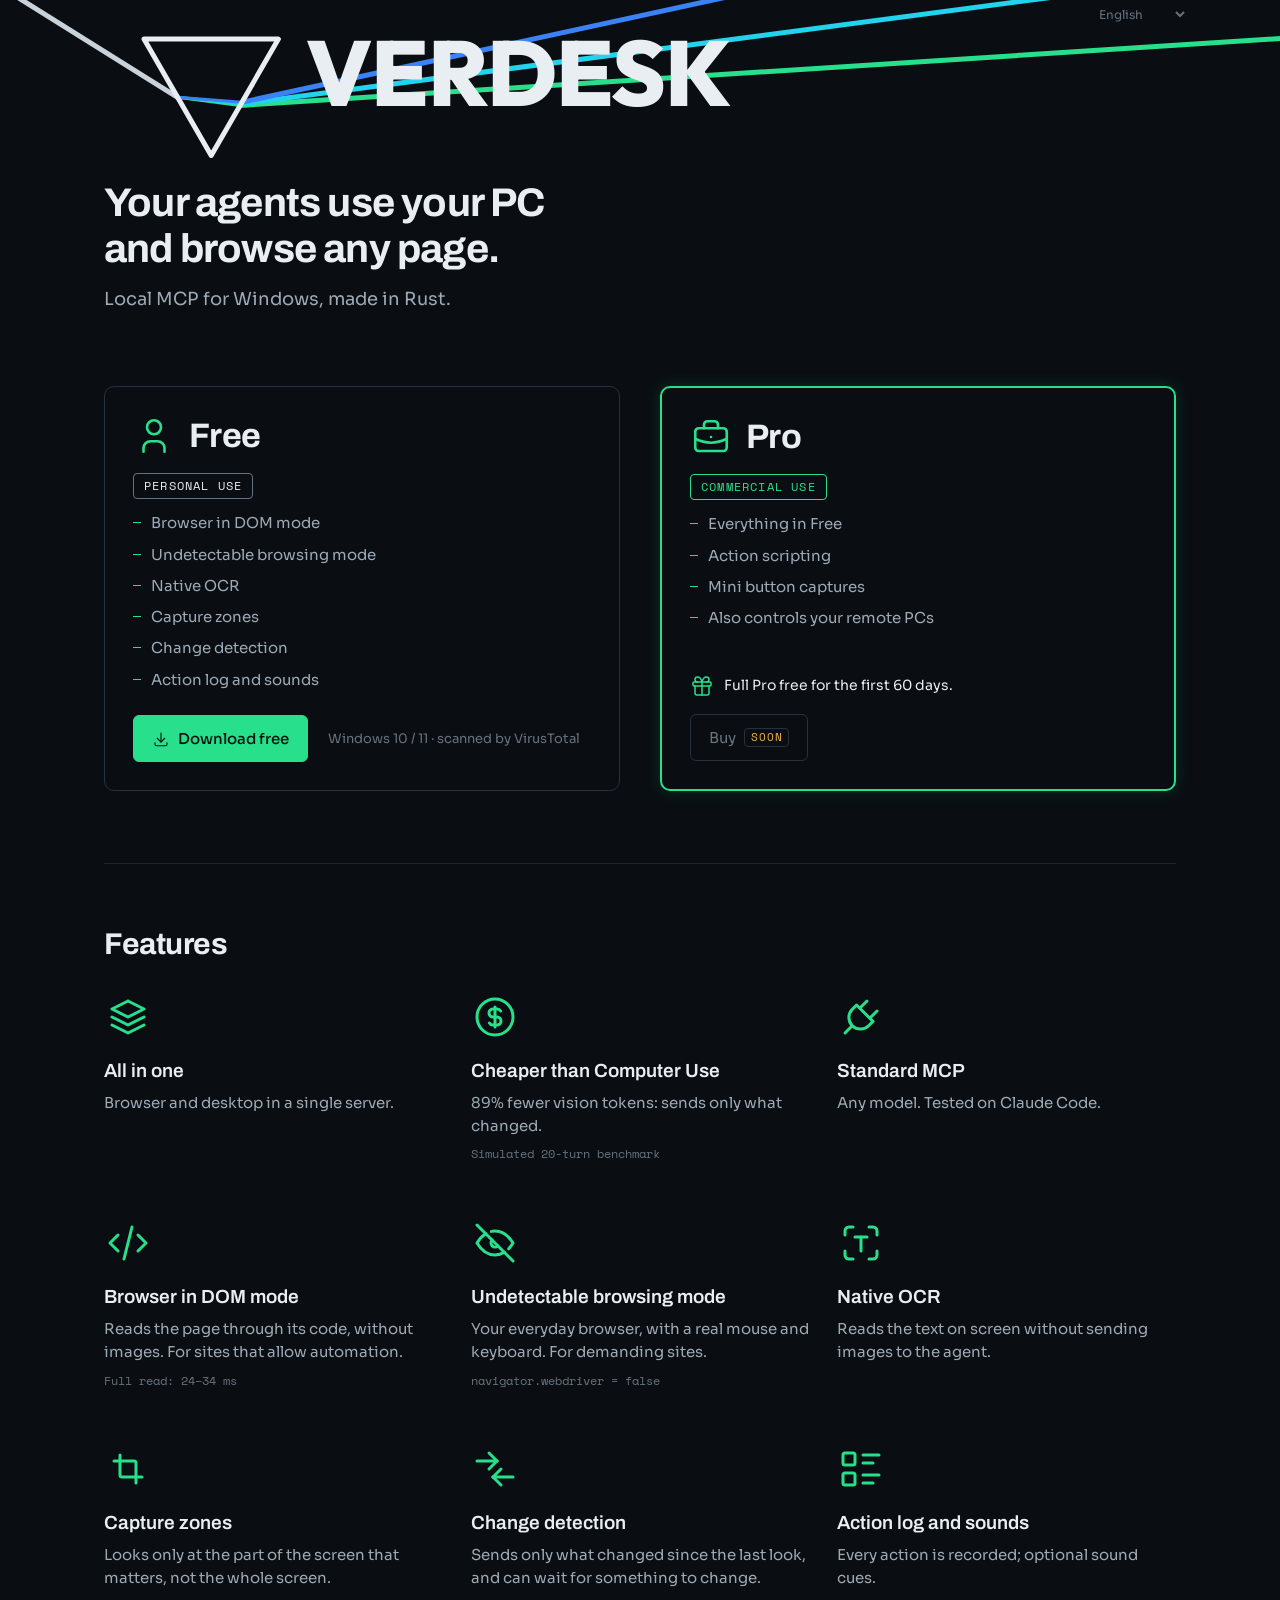
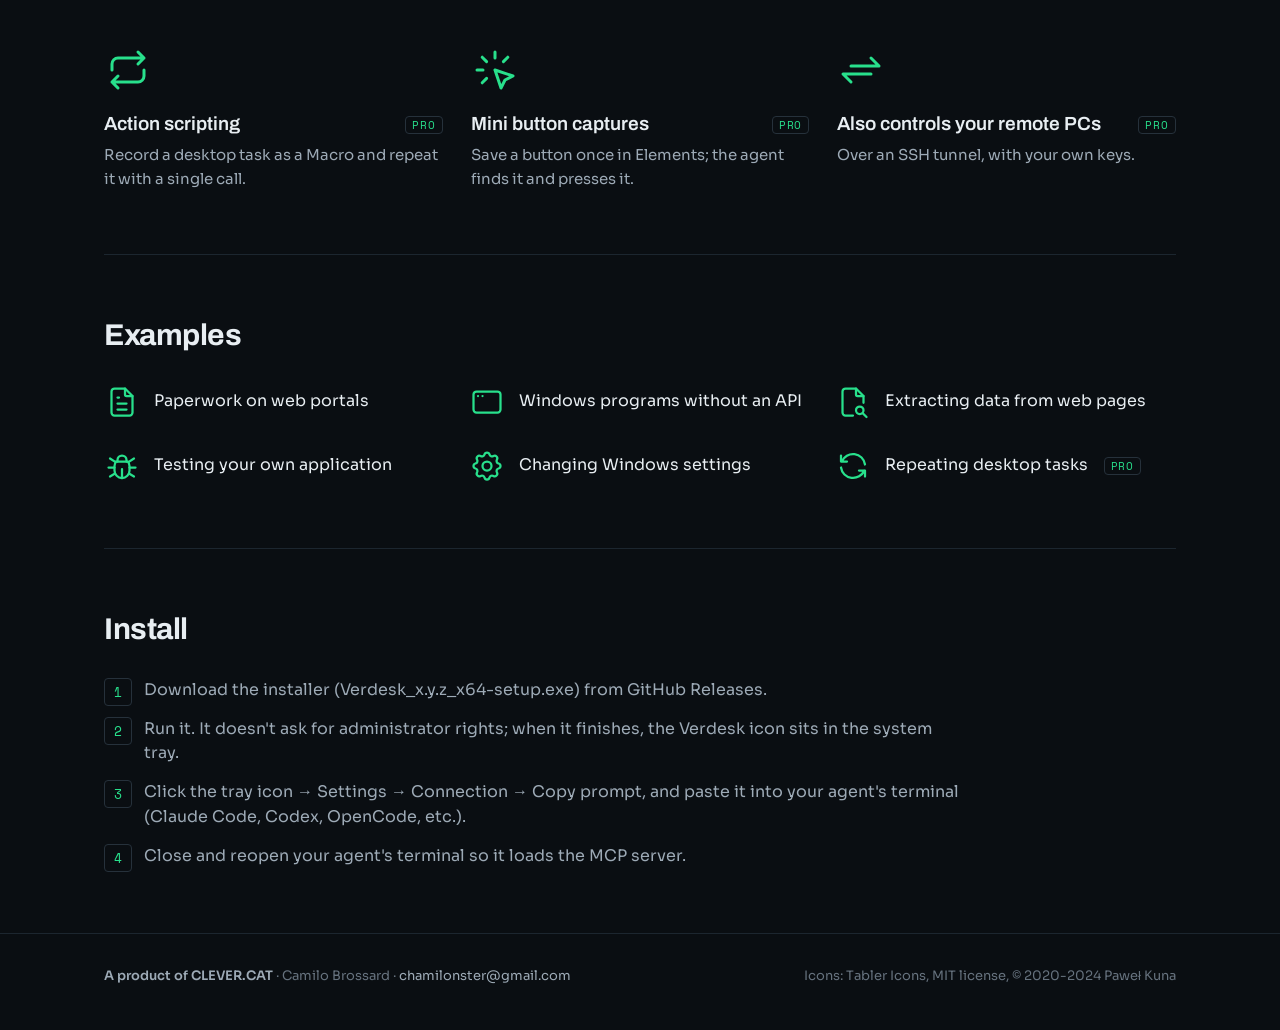
<file: index.html>
<!DOCTYPE html>
<html lang="en">
<head>
  <meta charset="UTF-8" />
  <meta name="viewport" content="width=device-width, initial-scale=1.0" />
  <title>Verdesk — Your agents use your PC and browse any page</title>
  <meta name="description" content="Local MCP server for Windows. Your agents use your PC and browse any page: DOM mode, undetectable mode, native OCR, and only what changed is sent. Free for personal use." />
  <meta name="theme-color" content="#0A0E12" />
  <link rel="icon" href="/favicon.ico" sizes="any" />
  <link rel="icon" type="image/svg+xml" href="/favicon.svg" />
  <link rel="icon" type="image/png" sizes="96x96" href="/favicon-96.png" />
  <link rel="apple-touch-icon" href="/apple-touch-icon.png" />
  <meta property="og:title" content="Verdesk — Your agents use your PC and browse any page" />
  <meta property="og:description" content="Local MCP server for Windows. Your agents use your PC and browse any page: DOM mode, undetectable mode, native OCR, and only what changed is sent. Free for personal use." />
  <meta property="og:type" content="website" />
  <meta property="og:url" content="https://verdesk.app/" />
  <meta property="og:image" content="https://verdesk.app/og-image.png" />
  <meta name="twitter:card" content="summary_large_image" />
  <meta name="twitter:title" content="Verdesk — Your agents use your PC and browse any page" />
  <meta name="twitter:description" content="Local MCP server for Windows. Your agents use your PC and browse any page: DOM mode, undetectable mode, native OCR, and only what changed is sent. Free for personal use." />
  <meta name="twitter:image" content="https://verdesk.app/og-image.png" />
  <script>
  /* Raíz "/": redirige al idioma del navegador antes de pintar (ct-2026-09-24-0027).
     Respeta la elección guardada en el selector ("en" = quedarse). Googlebot manda en-US: no redirige. */
  (function () {
    var p = location.pathname;
    if (p !== "/" && p !== "/index.html") return;
    var sup = ["es","pt","fr","de","it","nl","pl","tr","ru","uk","zh","ja","ko","en"], pick = null;
    try { pick = localStorage.getItem("verdesk.lang"); } catch (e) {}
    if (!pick) {
      var ls = (navigator.languages && navigator.languages.length) ? navigator.languages : [navigator.language || "en"];
      for (var i = 0; i < ls.length; i++) {
        var c = String(ls[i]).toLowerCase().split("-")[0];
        if (sup.indexOf(c) !== -1) { pick = c; break; }
      }
    }
    if (pick && pick !== "en" && sup.indexOf(pick) !== -1) location.replace("/" + pick + "/" + location.search + location.hash);
  })();
  </script>
  <link rel="stylesheet" href="/fonts.css?v=23" />
  <link rel="stylesheet" href="/style.css?v=23" />
  <script src="/i18n.js?v=23" defer></script>
  <script type="application/ld+json">
  {
    "@context": "https://schema.org",
    "@type": "SoftwareApplication",
    "name": "Verdesk",
    "url": "https://verdesk.app/",
    "image": "https://verdesk.app/og-image.png",
    "description": "Local MCP server for Windows, made in Rust. Your agents use your PC and browse any page.",
    "applicationCategory": "DeveloperApplication",
    "operatingSystem": "Windows 10, Windows 11",
    "downloadUrl": "https://github.com/clevercat64/verdesk/releases/latest",
    "offers": { "@type": "Offer", "price": "0", "priceCurrency": "USD" },
    "publisher": { "@type": "Organization", "name": "CLEVER.CAT", "url": "https://clever.cat" }
  }
  </script>
  <!-- I18N-SEO:START -->
  <link rel="canonical" href="https://verdesk.app/" />
  <meta property="og:locale" content="en_US" />
  <link rel="alternate" hreflang="en" href="https://verdesk.app/" />
  <link rel="alternate" hreflang="es" href="https://verdesk.app/es/" />
  <link rel="alternate" hreflang="pt" href="https://verdesk.app/pt/" />
  <link rel="alternate" hreflang="fr" href="https://verdesk.app/fr/" />
  <link rel="alternate" hreflang="de" href="https://verdesk.app/de/" />
  <link rel="alternate" hreflang="it" href="https://verdesk.app/it/" />
  <link rel="alternate" hreflang="nl" href="https://verdesk.app/nl/" />
  <link rel="alternate" hreflang="pl" href="https://verdesk.app/pl/" />
  <link rel="alternate" hreflang="tr" href="https://verdesk.app/tr/" />
  <link rel="alternate" hreflang="ru" href="https://verdesk.app/ru/" />
  <link rel="alternate" hreflang="uk" href="https://verdesk.app/uk/" />
  <link rel="alternate" hreflang="zh" href="https://verdesk.app/zh/" />
  <link rel="alternate" hreflang="ja" href="https://verdesk.app/ja/" />
  <link rel="alternate" hreflang="ko" href="https://verdesk.app/ko/" />
  <link rel="alternate" hreflang="x-default" href="https://verdesk.app/" />
  <!-- I18N-SEO:END -->
</head>
<body>
  <!-- Icons: Tabler Icons (https://tabler.io/icons), MIT License, (c) 2020-2024 Pawel Kuna -->
  <svg width="0" height="0" style="position:absolute" aria-hidden="true">
    <symbol id="i-download" viewBox="0 0 24 24" fill="none" stroke="currentColor" stroke-width="1.5" stroke-linecap="round" stroke-linejoin="round"><path d="M4 17v2a2 2 0 0 0 2 2h12a2 2 0 0 0 2 -2v-2" /><path d="M7 11l5 5l5 -5" /><path d="M12 4l0 12" /></symbol>
    <symbol id="i-stack-2" viewBox="0 0 24 24" fill="none" stroke="currentColor" stroke-width="1.5" stroke-linecap="round" stroke-linejoin="round"><path d="M12 4l-8 4l8 4l8 -4l-8 -4" /><path d="M4 12l8 4l8 -4" /><path d="M4 16l8 4l8 -4" /></symbol>
    <symbol id="i-coin" viewBox="0 0 24 24" fill="none" stroke="currentColor" stroke-width="1.5" stroke-linecap="round" stroke-linejoin="round"><path d="M12 12m-9 0a9 9 0 1 0 18 0a9 9 0 1 0 -18 0" /><path d="M14.8 9a2 2 0 0 0 -1.8 -1h-2a2 2 0 1 0 0 4h2a2 2 0 1 1 0 4h-2a2 2 0 0 1 -1.8 -1" /><path d="M12 7v10" /></symbol>
    <symbol id="i-code" viewBox="0 0 24 24" fill="none" stroke="currentColor" stroke-width="1.5" stroke-linecap="round" stroke-linejoin="round"><path d="M7 8l-4 4l4 4" /><path d="M17 8l4 4l-4 4" /><path d="M14 4l-4 16" /></symbol>
    <symbol id="i-eye-off" viewBox="0 0 24 24" fill="none" stroke="currentColor" stroke-width="1.5" stroke-linecap="round" stroke-linejoin="round"><path d="M10.585 10.587a2 2 0 0 0 2.829 2.828" /><path d="M16.681 16.673a8.717 8.717 0 0 1 -4.681 1.327c-3.6 0 -6.6 -2 -9 -6c1.272 -2.12 2.712 -3.678 4.32 -4.674m2.86 -1.146a9.055 9.055 0 0 1 1.82 -.18c3.6 0 6.6 2 9 6c-.666 1.11 -1.379 2.067 -2.138 2.87" /><path d="M3 3l18 18" /></symbol>
    <symbol id="i-plug" viewBox="0 0 24 24" fill="none" stroke="currentColor" stroke-width="1.5" stroke-linecap="round" stroke-linejoin="round"><path d="M9.785 6l8.215 8.215l-2.054 2.054a5.81 5.81 0 1 1 -8.215 -8.215l2.054 -2.054z" /><path d="M4 20l3.5 -3.5" /><path d="M15 4l-3.5 3.5" /><path d="M20 9l-3.5 3.5" /></symbol>
    <symbol id="i-text-recognition" viewBox="0 0 24 24" fill="none" stroke="currentColor" stroke-width="1.5" stroke-linecap="round" stroke-linejoin="round"><path d="M4 8v-2a2 2 0 0 1 2 -2h2" /><path d="M4 16v2a2 2 0 0 0 2 2h2" /><path d="M16 4h2a2 2 0 0 1 2 2v2" /><path d="M16 20h2a2 2 0 0 0 2 -2v-2" /><path d="M12 16v-7" /><path d="M9 9h6" /></symbol>
    <symbol id="i-crop" viewBox="0 0 24 24" fill="none" stroke="currentColor" stroke-width="1.5" stroke-linecap="round" stroke-linejoin="round"><path d="M8 5v10a1 1 0 0 0 1 1h10" /><path d="M5 8h10a1 1 0 0 1 1 1v10" /></symbol>
    <symbol id="i-arrows-diff" viewBox="0 0 24 24" fill="none" stroke="currentColor" stroke-width="1.5" stroke-linecap="round" stroke-linejoin="round"><path d="M11 16h10" /><path d="M11 16l4 4" /><path d="M11 16l4 -4" /><path d="M13 8h-10" /><path d="M13 8l-4 4" /><path d="M13 8l-4 -4" /></symbol>
    <symbol id="i-list-details" viewBox="0 0 24 24" fill="none" stroke="currentColor" stroke-width="1.5" stroke-linecap="round" stroke-linejoin="round"><path d="M13 5h8" /><path d="M13 9h5" /><path d="M13 15h8" /><path d="M13 19h5" /><path d="M3 4m0 1a1 1 0 0 1 1 -1h4a1 1 0 0 1 1 1v4a1 1 0 0 1 -1 1h-4a1 1 0 0 1 -1 -1z" /><path d="M3 14m0 1a1 1 0 0 1 1 -1h4a1 1 0 0 1 1 1v4a1 1 0 0 1 -1 1h-4a1 1 0 0 1 -1 -1z" /></symbol>
    <symbol id="i-repeat" viewBox="0 0 24 24" fill="none" stroke="currentColor" stroke-width="1.5" stroke-linecap="round" stroke-linejoin="round"><path d="M4 12v-3a3 3 0 0 1 3 -3h13m-3 -3l3 3l-3 3" /><path d="M20 12v3a3 3 0 0 1 -3 3h-13m3 3l-3 -3l3 -3" /></symbol>
    <symbol id="i-click" viewBox="0 0 24 24" fill="none" stroke="currentColor" stroke-width="1.5" stroke-linecap="round" stroke-linejoin="round"><path d="M3 12l3 0" /><path d="M12 3l0 3" /><path d="M7.8 7.8l-2.2 -2.2" /><path d="M16.2 7.8l2.2 -2.2" /><path d="M7.8 16.2l-2.2 2.2" /><path d="M12 12l9 3l-4 2l-2 4l-3 -9" /></symbol>
    <symbol id="i-arrows-exchange" viewBox="0 0 24 24" fill="none" stroke="currentColor" stroke-width="1.5" stroke-linecap="round" stroke-linejoin="round"><path d="M7 10h14l-4 -4" /><path d="M17 14h-14l4 4" /></symbol>
    <symbol id="i-file-text" viewBox="0 0 24 24" fill="none" stroke="currentColor" stroke-width="1.5" stroke-linecap="round" stroke-linejoin="round"><path d="M14 3v4a1 1 0 0 0 1 1h4" /><path d="M17 21h-10a2 2 0 0 1 -2 -2v-14a2 2 0 0 1 2 -2h7l5 5v11a2 2 0 0 1 -2 2z" /><path d="M9 9l1 0" /><path d="M9 13l6 0" /><path d="M9 17l6 0" /></symbol>
    <symbol id="i-app-window" viewBox="0 0 24 24" fill="none" stroke="currentColor" stroke-width="1.5" stroke-linecap="round" stroke-linejoin="round"><path d="M3 5m0 2a2 2 0 0 1 2 -2h14a2 2 0 0 1 2 2v10a2 2 0 0 1 -2 2h-14a2 2 0 0 1 -2 -2z" /><path d="M6 8h.01" /><path d="M9 8h.01" /></symbol>
    <symbol id="i-file-search" viewBox="0 0 24 24" fill="none" stroke="currentColor" stroke-width="1.5" stroke-linecap="round" stroke-linejoin="round"><path d="M14 3v4a1 1 0 0 0 1 1h4" /><path d="M12 21h-5a2 2 0 0 1 -2 -2v-14a2 2 0 0 1 2 -2h7l5 5v4.5" /><path d="M16.5 17.5m-2.5 0a2.5 2.5 0 1 0 5 0a2.5 2.5 0 1 0 -5 0" /><path d="M18.5 19.5l2.5 2.5" /></symbol>
    <symbol id="i-bug" viewBox="0 0 24 24" fill="none" stroke="currentColor" stroke-width="1.5" stroke-linecap="round" stroke-linejoin="round"><path d="M9 9v-1a3 3 0 0 1 6 0v1" /><path d="M8 9h8a6 6 0 0 1 1 3v3a5 5 0 0 1 -10 0v-3a6 6 0 0 1 1 -3" /><path d="M3 13l4 0" /><path d="M17 13l4 0" /><path d="M12 20l0 -6" /><path d="M4 19l3.35 -2" /><path d="M20 19l-3.35 -2" /><path d="M4 7l3.75 2.4" /><path d="M20 7l-3.75 2.4" /></symbol>
    <symbol id="i-settings" viewBox="0 0 24 24" fill="none" stroke="currentColor" stroke-width="1.5" stroke-linecap="round" stroke-linejoin="round"><path d="M10.325 4.317c.426 -1.756 2.924 -1.756 3.35 0a1.724 1.724 0 0 0 2.573 1.066c1.543 -.94 3.31 .826 2.37 2.37a1.724 1.724 0 0 0 1.065 2.572c1.756 .426 1.756 2.924 0 3.35a1.724 1.724 0 0 0 -1.066 2.573c.94 1.543 -.826 3.31 -2.37 2.37a1.724 1.724 0 0 0 -2.572 1.065c-.426 1.756 -2.924 1.756 -3.35 0a1.724 1.724 0 0 0 -2.573 -1.066c-1.543 .94 -3.31 -.826 -2.37 -2.37a1.724 1.724 0 0 0 -1.065 -2.572c-1.756 -.426 -1.756 -2.924 0 -3.35a1.724 1.724 0 0 0 1.066 -2.573c-.94 -1.543 .826 -3.31 2.37 -2.37c1 .608 2.296 .07 2.572 -1.065z" /><path d="M9 12a3 3 0 1 0 6 0a3 3 0 0 0 -6 0" /></symbol>
    <symbol id="i-refresh" viewBox="0 0 24 24" fill="none" stroke="currentColor" stroke-width="1.5" stroke-linecap="round" stroke-linejoin="round"><path d="M20 11a8.1 8.1 0 0 0 -15.5 -2m-.5 -4v4h4" /><path d="M4 13a8.1 8.1 0 0 0 15.5 2m.5 4v-4h-4" /></symbol>
    <symbol id="i-gift" viewBox="0 0 24 24" fill="none" stroke="currentColor" stroke-width="1.5" stroke-linecap="round" stroke-linejoin="round"><path d="M3 8m0 1a1 1 0 0 1 1 -1h16a1 1 0 0 1 1 1v2a1 1 0 0 1 -1 1h-16a1 1 0 0 1 -1 -1z" /><path d="M12 8l0 13" /><path d="M19 12v7a2 2 0 0 1 -2 2h-10a2 2 0 0 1 -2 -2v-7" /><path d="M7.5 8a2.5 2.5 0 0 1 0 -5a4.8 8 0 0 1 4.5 5a4.8 8 0 0 1 4.5 -5a2.5 2.5 0 0 1 0 5" /></symbol>
    <symbol id="i-user" viewBox="0 0 24 24" fill="none" stroke="currentColor" stroke-width="1.5" stroke-linecap="round" stroke-linejoin="round"><path d="M8 7a4 4 0 1 0 8 0a4 4 0 0 0 -8 0" /><path d="M6 21v-2a4 4 0 0 1 4 -4h4a4 4 0 0 1 4 4v2" /></symbol>
    <symbol id="i-briefcase" viewBox="0 0 24 24" fill="none" stroke="currentColor" stroke-width="1.5" stroke-linecap="round" stroke-linejoin="round"><path d="M3 7m0 2a2 2 0 0 1 2 -2h14a2 2 0 0 1 2 2v9a2 2 0 0 1 -2 2h-14a2 2 0 0 1 -2 -2z" /><path d="M8 7v-2a2 2 0 0 1 2 -2h4a2 2 0 0 1 2 2v2" /><path d="M12 12l0 .01" /><path d="M3 13a20 20 0 0 0 18 0" /></symbol>
    <symbol id="logo-d2" viewBox="0 2 64 44" fill="none" stroke-linecap="round" stroke-linejoin="round"><g transform="matrix(1 0 0 -1 0 48)"><path d="M4.00 29.35L16.00 21.86" stroke="#9DAAB6" stroke-width="2.4"/><path d="M16.00 21.86L30.87 19.90" stroke="#28E08C" stroke-width="1.4"/><path d="M16.00 21.86L31.08 20.26" stroke="#22D3EE" stroke-width="1.4"/><path d="M16.00 21.86L31.31 20.66" stroke="#3B82F6" stroke-width="1.4"/><path d="M24.00 8.00L40.00 35.71H8.00Z" stroke="#E8EEF2" stroke-width="2.4"/><path d="M30.87 19.90L63.00 21.96" stroke="#28E08C" stroke-width="2.4"/><path d="M31.08 20.26L63.00 24.46" stroke="#22D3EE" stroke-width="2.4"/><path d="M31.31 20.66L63.00 27.54" stroke="#3B82F6" stroke-width="2.4"/></g></symbol>
  </svg>

  <select class="lang-select lang-top" id="lang-select" aria-label="Language">
    <option value="en" selected>English</option>
  </select>

  <main class="wrap" id="top">
    <div class="beam" role="img" aria-label="Verdesk"><div class="beam-inner"><svg><path d="M-3318.6 -2022.4L73.6 97.3" stroke="#C9D2DA" stroke-width="5"/><path d="M73.6 97.3L136.0 105.5" stroke="#28E08C" stroke-width="3"/><path d="M73.6 97.3L136.9 104.0" stroke="#22D3EE" stroke-width="3"/><path d="M73.6 97.3L137.9 102.3" stroke="#3B82F6" stroke-width="3"/><path d="M136.0 105.5L4127.8 -151.5" stroke="#28E08C" stroke-width="5"/><path d="M136.9 104.0L4102.8 -417.6" stroke="#22D3EE" stroke-width="5"/><path d="M137.9 102.3L4046.9 -746.1" stroke="#3B82F6" stroke-width="5"/><path d="M107.2 155.5L174.4 39.1L40.0 39.1Z" stroke="#E8EEF2" stroke-width="5" stroke-linejoin="round"/><text x="201.9" y="105.6" class="beam-word">VERDESK</text></svg></div></div>
    <section class="hero">
      <h1 data-i18n="hero.h1">Your agents use your PC and browse any page.</h1>
      <p class="lede" data-i18n="hero.sub">Local MCP for Windows, made in Rust.</p>
    </section>

    <section class="plans-top" id="plans">
      <div class="plans">
        <div class="card"><div class="card-head"><svg class="ic plan-ic"><use href="#i-user"/></svg><h3 data-i18n="plan.free.t">Free</h3></div><span class="use" data-i18n="plan.free.personal">Personal use</span><ul><li><span data-i18n="f.dom.t">Browser in DOM mode</span></li><li><span data-i18n="f.stealth.t">Undetectable browsing mode</span></li><li><span data-i18n="f.ocr.t">Native OCR</span></li><li><span data-i18n="f.zone.t">Capture zones</span></li><li><span data-i18n="f.diff.t">Change detection</span></li><li><span data-i18n="f.log.t">Action log and sounds</span></li></ul><div class="cta"><a class="btn primary" href="https://github.com/clevercat64/verdesk/releases/latest"><svg class="ic"><use href="#i-download"/></svg><span data-i18n="hero.download">Download free</span></a><a class="note" href="https://www.virustotal.com/gui/url/f37914798183b410f59b6f8d9f3163dbd8a1b7edc382f666fbac66edbec6bd60" data-i18n="hero.note">Windows 10 / 11 · scanned by VirusTotal</a></div></div>
        <div class="card pro-card"><div class="card-head"><svg class="ic plan-ic"><use href="#i-briefcase"/></svg><h3>Pro</h3></div><span class="use" data-i18n="plan.pro.commercial">Commercial use</span><ul><li><span data-i18n="plan.pro.all">Everything in Free</span></li><li><span data-i18n="f.script.t">Action scripting</span></li><li><span data-i18n="f.btn.t">Mini button captures</span></li><li><span data-i18n="f.remote.t">Also controls your remote PCs</span></li></ul><p class="card-foot trial"><svg class="ic"><use href="#i-gift"/></svg><span data-i18n="hero.trial">Full Pro free for the first 60 days.</span></p><button class="btn buy-btn" type="button" disabled><span data-i18n="plan.pro.buy">Buy</span><span class="soon" data-i18n="plan.pro.soon">soon</span></button></div>
      </div>
    </section>

    <section class="band" id="features">
      <h2 class="label" data-i18n="sec.features">Features</h2>
      <ul class="six">
      <li style="--i:0"><svg class="ic"><use href="#i-stack-2"/></svg><h2 data-i18n="f.all.t">All in one</h2><p data-i18n="f.all.d">Browser and desktop in a single server.</p></li>
      <li style="--i:1"><svg class="ic"><use href="#i-coin"/></svg><h2 data-i18n="f.cheap.t">Cheaper than Computer Use</h2><p data-i18n="f.cheap.d">89% fewer vision tokens: sends only what changed.</p><span class="src" data-i18n="f.cheap.s">Simulated 20-turn benchmark</span></li>
      <li style="--i:2"><svg class="ic"><use href="#i-plug"/></svg><h2 data-i18n="f.mcp.t">Standard MCP</h2><p data-i18n="f.mcp.d">Any model. Tested on Claude Code.</p></li>
      <li style="--i:3"><svg class="ic"><use href="#i-code"/></svg><h2 data-i18n="f.dom.t">Browser in DOM mode</h2><p data-i18n="f.dom.d">Reads the page through its code, without images. For sites that allow automation.</p><span class="src" data-i18n="f.dom.s">Full read: 24–34 ms</span></li>
      <li style="--i:4"><svg class="ic"><use href="#i-eye-off"/></svg><h2 data-i18n="f.stealth.t">Undetectable browsing mode</h2><p data-i18n="f.stealth.d">Your everyday browser, with a real mouse and keyboard. For demanding sites.</p><span class="src">navigator.webdriver = false</span></li>
      <li style="--i:5"><svg class="ic"><use href="#i-text-recognition"/></svg><h2 data-i18n="f.ocr.t">Native OCR</h2><p data-i18n="f.ocr.d">Reads the text on screen without sending images to the agent.</p></li>
      <li style="--i:6"><svg class="ic"><use href="#i-crop"/></svg><h2 data-i18n="f.zone.t">Capture zones</h2><p data-i18n="f.zone.d">Looks only at the part of the screen that matters, not the whole screen.</p></li>
      <li style="--i:7"><svg class="ic"><use href="#i-arrows-diff"/></svg><h2 data-i18n="f.diff.t">Change detection</h2><p data-i18n="f.diff.d">Sends only what changed since the last look, and can wait for something to change.</p></li>
      <li style="--i:8"><svg class="ic"><use href="#i-list-details"/></svg><h2 data-i18n="f.log.t">Action log and sounds</h2><p data-i18n="f.log.d">Every action is recorded; optional sound cues.</p></li>
      <li style="--i:9"><svg class="ic"><use href="#i-repeat"/></svg><h2 data-i18n="f.script.t">Action scripting</h2><span class="pro">PRO</span><p data-i18n="f.script.d">Record a desktop task as a Macro and repeat it with a single call.</p></li>
      <li style="--i:10"><svg class="ic"><use href="#i-click"/></svg><h2 data-i18n="f.btn.t">Mini button captures</h2><span class="pro">PRO</span><p data-i18n="f.btn.d">Save a button once in Elements; the agent finds it and presses it.</p></li>
      <li style="--i:11"><svg class="ic"><use href="#i-arrows-exchange"/></svg><h2 data-i18n="f.remote.t">Also controls your remote PCs</h2><span class="pro">PRO</span><p data-i18n="f.remote.d">Over an SSH tunnel, with your own keys.</p></li>
      </ul>
    </section>

    <section class="band" id="examples">
      <h2 class="label" data-i18n="sec.examples">Examples</h2>
      <ul class="ex">
      <li style="--i:13"><svg class="ic"><use href="#i-file-text"/></svg><span data-i18n="ex.1">Paperwork on web portals</span></li>
      <li style="--i:14"><svg class="ic"><use href="#i-app-window"/></svg><span data-i18n="ex.2">Windows programs without an API</span></li>
      <li style="--i:15"><svg class="ic"><use href="#i-file-search"/></svg><span data-i18n="ex.3">Extracting data from web pages</span></li>
      <li style="--i:16"><svg class="ic"><use href="#i-bug"/></svg><span data-i18n="ex.4">Testing your own application</span></li>
      <li style="--i:17"><svg class="ic"><use href="#i-settings"/></svg><span data-i18n="ex.5">Changing Windows settings</span></li>
      <li style="--i:18"><svg class="ic"><use href="#i-refresh"/></svg><span data-i18n="ex.6">Repeating desktop tasks</span><span class="pro">PRO</span></li>
      </ul>
    </section>

    <section class="band" id="install">
      <h2 class="label" data-i18n="sec.install">Install</h2>
      <ol class="steps">
        <li><span data-i18n="install.1">Download the installer (Verdesk_x.y.z_x64-setup.exe) from GitHub Releases.</span></li>
        <li><span data-i18n="install.2">Run it. It doesn't ask for administrator rights; when it finishes, the Verdesk icon sits in the system tray.</span></li>
        <li><span data-i18n="install.3">Click the tray icon → Settings → Connection → Copy prompt, and paste it into your agent's terminal (Claude Code, Codex, OpenCode, etc.).</span></li>
        <li><span data-i18n="install.4">Close and reopen your agent's terminal so it loads the MCP server.</span></li>
      </ol>
    </section>
  </main>

  <footer>
    <div class="wrap">
      <span><a class="cc" href="https://clever.cat" data-i18n-html="nav.by">A product of <b>CLEVER.CAT</b></a> · Camilo Brossard · <span class="sel">chamilonster@gmail.com</span></span>
      <span><span data-i18n="footer.icons">Icons: Tabler Icons, MIT license</span>, © 2020-2024 Paweł Kuna</span>
    </div>
  </footer>
</body>
</html>
</file>
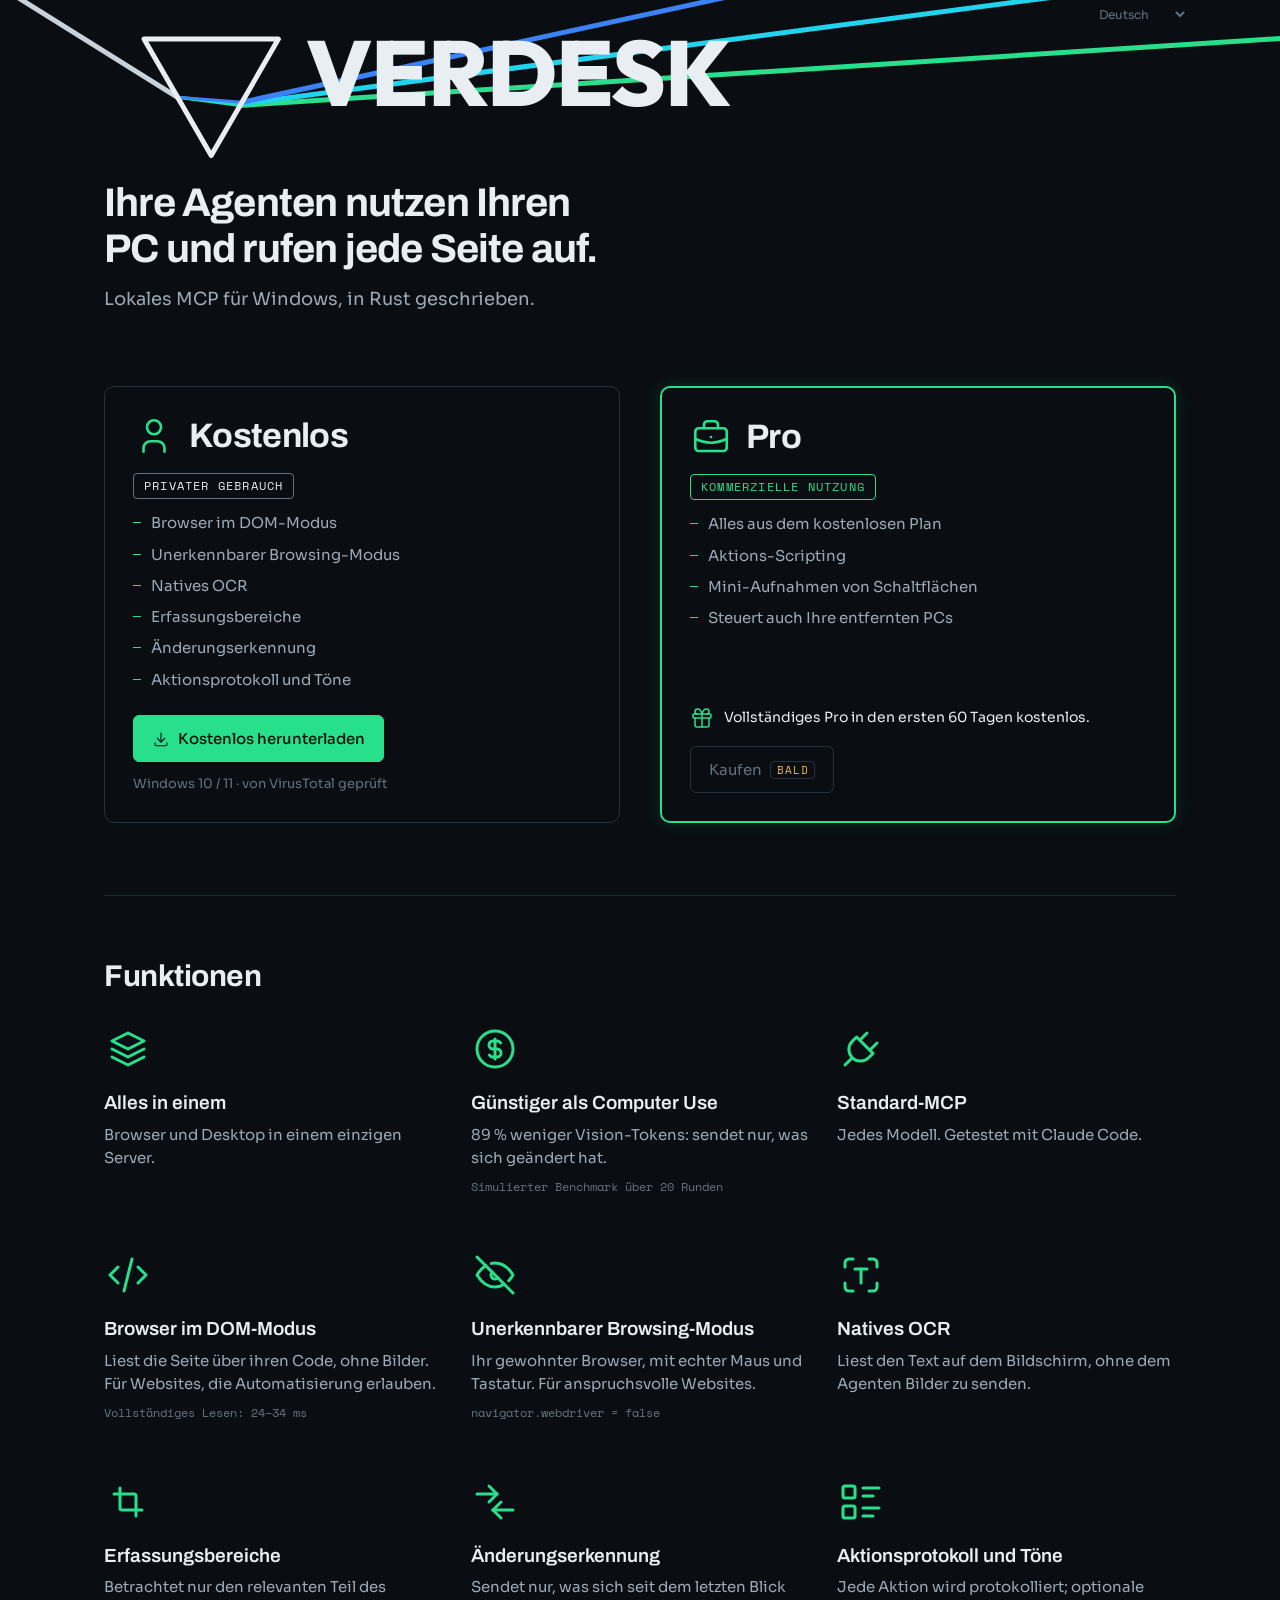
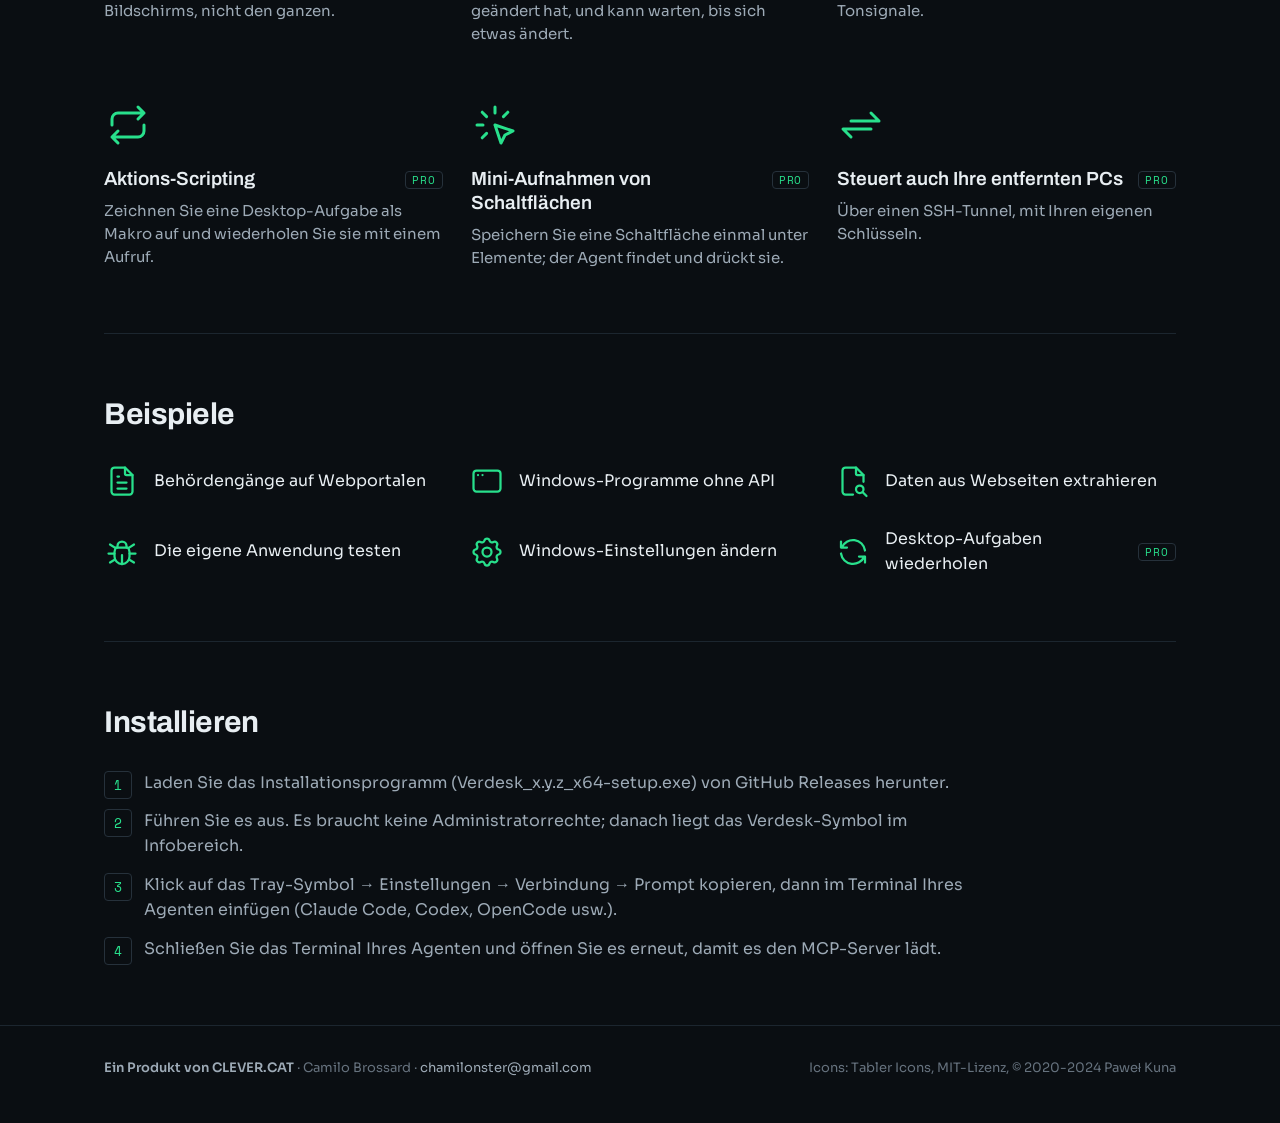
<file: de/index.html>
<!DOCTYPE html>
<html lang="de">
<head>
  <meta charset="UTF-8" />
  <meta name="viewport" content="width=device-width, initial-scale=1.0" />
  <title>Verdesk — Ihre Agenten nutzen Ihren PC und rufen jede Seite auf</title>
  <meta name="description" content="Lokaler MCP-Server für Windows. Ihre Agenten nutzen Ihren PC und rufen jede Seite auf: DOM-Modus, unerkennbarer Modus, natives OCR, und gesendet wird nur, was sich geändert hat. Kostenlos für den privaten Gebrauch." />
  <meta name="theme-color" content="#0A0E12" />
  <link rel="icon" href="/favicon.ico" sizes="any" />
  <link rel="icon" type="image/svg+xml" href="/favicon.svg" />
  <link rel="icon" type="image/png" sizes="96x96" href="/favicon-96.png" />
  <link rel="apple-touch-icon" href="/apple-touch-icon.png" />
  <meta property="og:title" content="Verdesk — Ihre Agenten nutzen Ihren PC und rufen jede Seite auf" />
  <meta property="og:description" content="Lokaler MCP-Server für Windows. Ihre Agenten nutzen Ihren PC und rufen jede Seite auf: DOM-Modus, unerkennbarer Modus, natives OCR, und gesendet wird nur, was sich geändert hat. Kostenlos für den privaten Gebrauch." />
  <meta property="og:type" content="website" />
  <meta property="og:url" content="https://verdesk.app/de/" />
  <meta property="og:image" content="https://verdesk.app/og-image.png" />
  <meta name="twitter:card" content="summary_large_image" />
  <meta name="twitter:title" content="Verdesk — Ihre Agenten nutzen Ihren PC und rufen jede Seite auf" />
  <meta name="twitter:description" content="Lokaler MCP-Server für Windows. Ihre Agenten nutzen Ihren PC und rufen jede Seite auf: DOM-Modus, unerkennbarer Modus, natives OCR, und gesendet wird nur, was sich geändert hat. Kostenlos für den privaten Gebrauch." />
  <meta name="twitter:image" content="https://verdesk.app/og-image.png" />
  <script>
  /* Raíz "/": redirige al idioma del navegador antes de pintar (ct-2026-09-24-0027).
     Respeta la elección guardada en el selector ("en" = quedarse). Googlebot manda en-US: no redirige. */
  (function () {
    var p = location.pathname;
    if (p !== "/" && p !== "/index.html") return;
    var sup = ["es","pt","fr","de","it","nl","pl","tr","ru","uk","zh","ja","ko","en"], pick = null;
    try { pick = localStorage.getItem("verdesk.lang"); } catch (e) {}
    if (!pick) {
      var ls = (navigator.languages && navigator.languages.length) ? navigator.languages : [navigator.language || "en"];
      for (var i = 0; i < ls.length; i++) {
        var c = String(ls[i]).toLowerCase().split("-")[0];
        if (sup.indexOf(c) !== -1) { pick = c; break; }
      }
    }
    if (pick && pick !== "en" && sup.indexOf(pick) !== -1) location.replace("/" + pick + "/" + location.search + location.hash);
  })();
  </script>
  <link rel="stylesheet" href="/fonts.css?v=23" />
  <link rel="stylesheet" href="/style.css?v=23" />
  <script src="/i18n.js?v=23" defer></script>
  <script type="application/ld+json">
  {
    "@context": "https://schema.org",
    "@type": "SoftwareApplication",
    "name": "Verdesk",
    "url": "https://verdesk.app/",
    "image": "https://verdesk.app/og-image.png",
    "description": "Local MCP server for Windows, made in Rust. Your agents use your PC and browse any page.",
    "applicationCategory": "DeveloperApplication",
    "operatingSystem": "Windows 10, Windows 11",
    "downloadUrl": "https://github.com/clevercat64/verdesk/releases/latest",
    "offers": { "@type": "Offer", "price": "0", "priceCurrency": "USD" },
    "publisher": { "@type": "Organization", "name": "CLEVER.CAT", "url": "https://clever.cat" }
  }
  </script>
  <!-- I18N-SEO:START -->
  <link rel="canonical" href="https://verdesk.app/de/" />
  <meta property="og:locale" content="de_DE" />
  <link rel="alternate" hreflang="en" href="https://verdesk.app/" />
  <link rel="alternate" hreflang="es" href="https://verdesk.app/es/" />
  <link rel="alternate" hreflang="pt" href="https://verdesk.app/pt/" />
  <link rel="alternate" hreflang="fr" href="https://verdesk.app/fr/" />
  <link rel="alternate" hreflang="de" href="https://verdesk.app/de/" />
  <link rel="alternate" hreflang="it" href="https://verdesk.app/it/" />
  <link rel="alternate" hreflang="nl" href="https://verdesk.app/nl/" />
  <link rel="alternate" hreflang="pl" href="https://verdesk.app/pl/" />
  <link rel="alternate" hreflang="tr" href="https://verdesk.app/tr/" />
  <link rel="alternate" hreflang="ru" href="https://verdesk.app/ru/" />
  <link rel="alternate" hreflang="uk" href="https://verdesk.app/uk/" />
  <link rel="alternate" hreflang="zh" href="https://verdesk.app/zh/" />
  <link rel="alternate" hreflang="ja" href="https://verdesk.app/ja/" />
  <link rel="alternate" hreflang="ko" href="https://verdesk.app/ko/" />
  <link rel="alternate" hreflang="x-default" href="https://verdesk.app/" />
  <!-- I18N-SEO:END -->
</head>
<body>
  <!-- Icons: Tabler Icons (https://tabler.io/icons), MIT License, (c) 2020-2024 Pawel Kuna -->
  <svg width="0" height="0" style="position:absolute" aria-hidden="true">
    <symbol id="i-download" viewBox="0 0 24 24" fill="none" stroke="currentColor" stroke-width="1.5" stroke-linecap="round" stroke-linejoin="round"><path d="M4 17v2a2 2 0 0 0 2 2h12a2 2 0 0 0 2 -2v-2" /><path d="M7 11l5 5l5 -5" /><path d="M12 4l0 12" /></symbol>
    <symbol id="i-stack-2" viewBox="0 0 24 24" fill="none" stroke="currentColor" stroke-width="1.5" stroke-linecap="round" stroke-linejoin="round"><path d="M12 4l-8 4l8 4l8 -4l-8 -4" /><path d="M4 12l8 4l8 -4" /><path d="M4 16l8 4l8 -4" /></symbol>
    <symbol id="i-coin" viewBox="0 0 24 24" fill="none" stroke="currentColor" stroke-width="1.5" stroke-linecap="round" stroke-linejoin="round"><path d="M12 12m-9 0a9 9 0 1 0 18 0a9 9 0 1 0 -18 0" /><path d="M14.8 9a2 2 0 0 0 -1.8 -1h-2a2 2 0 1 0 0 4h2a2 2 0 1 1 0 4h-2a2 2 0 0 1 -1.8 -1" /><path d="M12 7v10" /></symbol>
    <symbol id="i-code" viewBox="0 0 24 24" fill="none" stroke="currentColor" stroke-width="1.5" stroke-linecap="round" stroke-linejoin="round"><path d="M7 8l-4 4l4 4" /><path d="M17 8l4 4l-4 4" /><path d="M14 4l-4 16" /></symbol>
    <symbol id="i-eye-off" viewBox="0 0 24 24" fill="none" stroke="currentColor" stroke-width="1.5" stroke-linecap="round" stroke-linejoin="round"><path d="M10.585 10.587a2 2 0 0 0 2.829 2.828" /><path d="M16.681 16.673a8.717 8.717 0 0 1 -4.681 1.327c-3.6 0 -6.6 -2 -9 -6c1.272 -2.12 2.712 -3.678 4.32 -4.674m2.86 -1.146a9.055 9.055 0 0 1 1.82 -.18c3.6 0 6.6 2 9 6c-.666 1.11 -1.379 2.067 -2.138 2.87" /><path d="M3 3l18 18" /></symbol>
    <symbol id="i-plug" viewBox="0 0 24 24" fill="none" stroke="currentColor" stroke-width="1.5" stroke-linecap="round" stroke-linejoin="round"><path d="M9.785 6l8.215 8.215l-2.054 2.054a5.81 5.81 0 1 1 -8.215 -8.215l2.054 -2.054z" /><path d="M4 20l3.5 -3.5" /><path d="M15 4l-3.5 3.5" /><path d="M20 9l-3.5 3.5" /></symbol>
    <symbol id="i-text-recognition" viewBox="0 0 24 24" fill="none" stroke="currentColor" stroke-width="1.5" stroke-linecap="round" stroke-linejoin="round"><path d="M4 8v-2a2 2 0 0 1 2 -2h2" /><path d="M4 16v2a2 2 0 0 0 2 2h2" /><path d="M16 4h2a2 2 0 0 1 2 2v2" /><path d="M16 20h2a2 2 0 0 0 2 -2v-2" /><path d="M12 16v-7" /><path d="M9 9h6" /></symbol>
    <symbol id="i-crop" viewBox="0 0 24 24" fill="none" stroke="currentColor" stroke-width="1.5" stroke-linecap="round" stroke-linejoin="round"><path d="M8 5v10a1 1 0 0 0 1 1h10" /><path d="M5 8h10a1 1 0 0 1 1 1v10" /></symbol>
    <symbol id="i-arrows-diff" viewBox="0 0 24 24" fill="none" stroke="currentColor" stroke-width="1.5" stroke-linecap="round" stroke-linejoin="round"><path d="M11 16h10" /><path d="M11 16l4 4" /><path d="M11 16l4 -4" /><path d="M13 8h-10" /><path d="M13 8l-4 4" /><path d="M13 8l-4 -4" /></symbol>
    <symbol id="i-list-details" viewBox="0 0 24 24" fill="none" stroke="currentColor" stroke-width="1.5" stroke-linecap="round" stroke-linejoin="round"><path d="M13 5h8" /><path d="M13 9h5" /><path d="M13 15h8" /><path d="M13 19h5" /><path d="M3 4m0 1a1 1 0 0 1 1 -1h4a1 1 0 0 1 1 1v4a1 1 0 0 1 -1 1h-4a1 1 0 0 1 -1 -1z" /><path d="M3 14m0 1a1 1 0 0 1 1 -1h4a1 1 0 0 1 1 1v4a1 1 0 0 1 -1 1h-4a1 1 0 0 1 -1 -1z" /></symbol>
    <symbol id="i-repeat" viewBox="0 0 24 24" fill="none" stroke="currentColor" stroke-width="1.5" stroke-linecap="round" stroke-linejoin="round"><path d="M4 12v-3a3 3 0 0 1 3 -3h13m-3 -3l3 3l-3 3" /><path d="M20 12v3a3 3 0 0 1 -3 3h-13m3 3l-3 -3l3 -3" /></symbol>
    <symbol id="i-click" viewBox="0 0 24 24" fill="none" stroke="currentColor" stroke-width="1.5" stroke-linecap="round" stroke-linejoin="round"><path d="M3 12l3 0" /><path d="M12 3l0 3" /><path d="M7.8 7.8l-2.2 -2.2" /><path d="M16.2 7.8l2.2 -2.2" /><path d="M7.8 16.2l-2.2 2.2" /><path d="M12 12l9 3l-4 2l-2 4l-3 -9" /></symbol>
    <symbol id="i-arrows-exchange" viewBox="0 0 24 24" fill="none" stroke="currentColor" stroke-width="1.5" stroke-linecap="round" stroke-linejoin="round"><path d="M7 10h14l-4 -4" /><path d="M17 14h-14l4 4" /></symbol>
    <symbol id="i-file-text" viewBox="0 0 24 24" fill="none" stroke="currentColor" stroke-width="1.5" stroke-linecap="round" stroke-linejoin="round"><path d="M14 3v4a1 1 0 0 0 1 1h4" /><path d="M17 21h-10a2 2 0 0 1 -2 -2v-14a2 2 0 0 1 2 -2h7l5 5v11a2 2 0 0 1 -2 2z" /><path d="M9 9l1 0" /><path d="M9 13l6 0" /><path d="M9 17l6 0" /></symbol>
    <symbol id="i-app-window" viewBox="0 0 24 24" fill="none" stroke="currentColor" stroke-width="1.5" stroke-linecap="round" stroke-linejoin="round"><path d="M3 5m0 2a2 2 0 0 1 2 -2h14a2 2 0 0 1 2 2v10a2 2 0 0 1 -2 2h-14a2 2 0 0 1 -2 -2z" /><path d="M6 8h.01" /><path d="M9 8h.01" /></symbol>
    <symbol id="i-file-search" viewBox="0 0 24 24" fill="none" stroke="currentColor" stroke-width="1.5" stroke-linecap="round" stroke-linejoin="round"><path d="M14 3v4a1 1 0 0 0 1 1h4" /><path d="M12 21h-5a2 2 0 0 1 -2 -2v-14a2 2 0 0 1 2 -2h7l5 5v4.5" /><path d="M16.5 17.5m-2.5 0a2.5 2.5 0 1 0 5 0a2.5 2.5 0 1 0 -5 0" /><path d="M18.5 19.5l2.5 2.5" /></symbol>
    <symbol id="i-bug" viewBox="0 0 24 24" fill="none" stroke="currentColor" stroke-width="1.5" stroke-linecap="round" stroke-linejoin="round"><path d="M9 9v-1a3 3 0 0 1 6 0v1" /><path d="M8 9h8a6 6 0 0 1 1 3v3a5 5 0 0 1 -10 0v-3a6 6 0 0 1 1 -3" /><path d="M3 13l4 0" /><path d="M17 13l4 0" /><path d="M12 20l0 -6" /><path d="M4 19l3.35 -2" /><path d="M20 19l-3.35 -2" /><path d="M4 7l3.75 2.4" /><path d="M20 7l-3.75 2.4" /></symbol>
    <symbol id="i-settings" viewBox="0 0 24 24" fill="none" stroke="currentColor" stroke-width="1.5" stroke-linecap="round" stroke-linejoin="round"><path d="M10.325 4.317c.426 -1.756 2.924 -1.756 3.35 0a1.724 1.724 0 0 0 2.573 1.066c1.543 -.94 3.31 .826 2.37 2.37a1.724 1.724 0 0 0 1.065 2.572c1.756 .426 1.756 2.924 0 3.35a1.724 1.724 0 0 0 -1.066 2.573c.94 1.543 -.826 3.31 -2.37 2.37a1.724 1.724 0 0 0 -2.572 1.065c-.426 1.756 -2.924 1.756 -3.35 0a1.724 1.724 0 0 0 -2.573 -1.066c-1.543 .94 -3.31 -.826 -2.37 -2.37a1.724 1.724 0 0 0 -1.065 -2.572c-1.756 -.426 -1.756 -2.924 0 -3.35a1.724 1.724 0 0 0 1.066 -2.573c-.94 -1.543 .826 -3.31 2.37 -2.37c1 .608 2.296 .07 2.572 -1.065z" /><path d="M9 12a3 3 0 1 0 6 0a3 3 0 0 0 -6 0" /></symbol>
    <symbol id="i-refresh" viewBox="0 0 24 24" fill="none" stroke="currentColor" stroke-width="1.5" stroke-linecap="round" stroke-linejoin="round"><path d="M20 11a8.1 8.1 0 0 0 -15.5 -2m-.5 -4v4h4" /><path d="M4 13a8.1 8.1 0 0 0 15.5 2m.5 4v-4h-4" /></symbol>
    <symbol id="i-gift" viewBox="0 0 24 24" fill="none" stroke="currentColor" stroke-width="1.5" stroke-linecap="round" stroke-linejoin="round"><path d="M3 8m0 1a1 1 0 0 1 1 -1h16a1 1 0 0 1 1 1v2a1 1 0 0 1 -1 1h-16a1 1 0 0 1 -1 -1z" /><path d="M12 8l0 13" /><path d="M19 12v7a2 2 0 0 1 -2 2h-10a2 2 0 0 1 -2 -2v-7" /><path d="M7.5 8a2.5 2.5 0 0 1 0 -5a4.8 8 0 0 1 4.5 5a4.8 8 0 0 1 4.5 -5a2.5 2.5 0 0 1 0 5" /></symbol>
    <symbol id="i-user" viewBox="0 0 24 24" fill="none" stroke="currentColor" stroke-width="1.5" stroke-linecap="round" stroke-linejoin="round"><path d="M8 7a4 4 0 1 0 8 0a4 4 0 0 0 -8 0" /><path d="M6 21v-2a4 4 0 0 1 4 -4h4a4 4 0 0 1 4 4v2" /></symbol>
    <symbol id="i-briefcase" viewBox="0 0 24 24" fill="none" stroke="currentColor" stroke-width="1.5" stroke-linecap="round" stroke-linejoin="round"><path d="M3 7m0 2a2 2 0 0 1 2 -2h14a2 2 0 0 1 2 2v9a2 2 0 0 1 -2 2h-14a2 2 0 0 1 -2 -2z" /><path d="M8 7v-2a2 2 0 0 1 2 -2h4a2 2 0 0 1 2 2v2" /><path d="M12 12l0 .01" /><path d="M3 13a20 20 0 0 0 18 0" /></symbol>
    <symbol id="logo-d2" viewBox="0 2 64 44" fill="none" stroke-linecap="round" stroke-linejoin="round"><g transform="matrix(1 0 0 -1 0 48)"><path d="M4.00 29.35L16.00 21.86" stroke="#9DAAB6" stroke-width="2.4"/><path d="M16.00 21.86L30.87 19.90" stroke="#28E08C" stroke-width="1.4"/><path d="M16.00 21.86L31.08 20.26" stroke="#22D3EE" stroke-width="1.4"/><path d="M16.00 21.86L31.31 20.66" stroke="#3B82F6" stroke-width="1.4"/><path d="M24.00 8.00L40.00 35.71H8.00Z" stroke="#E8EEF2" stroke-width="2.4"/><path d="M30.87 19.90L63.00 21.96" stroke="#28E08C" stroke-width="2.4"/><path d="M31.08 20.26L63.00 24.46" stroke="#22D3EE" stroke-width="2.4"/><path d="M31.31 20.66L63.00 27.54" stroke="#3B82F6" stroke-width="2.4"/></g></symbol>
  </svg>

  <select class="lang-select lang-top" id="lang-select" aria-label="Language">
    <option value="en" selected>English</option>
  </select>

  <main class="wrap" id="top">
    <div class="beam" role="img" aria-label="Verdesk"><div class="beam-inner"><svg><path d="M-3318.6 -2022.4L73.6 97.3" stroke="#C9D2DA" stroke-width="5"/><path d="M73.6 97.3L136.0 105.5" stroke="#28E08C" stroke-width="3"/><path d="M73.6 97.3L136.9 104.0" stroke="#22D3EE" stroke-width="3"/><path d="M73.6 97.3L137.9 102.3" stroke="#3B82F6" stroke-width="3"/><path d="M136.0 105.5L4127.8 -151.5" stroke="#28E08C" stroke-width="5"/><path d="M136.9 104.0L4102.8 -417.6" stroke="#22D3EE" stroke-width="5"/><path d="M137.9 102.3L4046.9 -746.1" stroke="#3B82F6" stroke-width="5"/><path d="M107.2 155.5L174.4 39.1L40.0 39.1Z" stroke="#E8EEF2" stroke-width="5" stroke-linejoin="round"/><text x="201.9" y="105.6" class="beam-word">VERDESK</text></svg></div></div>
    <section class="hero">
      <h1 data-i18n="hero.h1">Ihre Agenten nutzen Ihren PC und rufen jede Seite auf.</h1>
      <p class="lede" data-i18n="hero.sub">Lokales MCP für Windows, in Rust geschrieben.</p>
    </section>

    <section class="plans-top" id="plans">
      <div class="plans">
        <div class="card"><div class="card-head"><svg class="ic plan-ic"><use href="#i-user"/></svg><h3 data-i18n="plan.free.t">Kostenlos</h3></div><span class="use" data-i18n="plan.free.personal">Privater Gebrauch</span><ul><li><span data-i18n="f.dom.t">Browser im DOM-Modus</span></li><li><span data-i18n="f.stealth.t">Unerkennbarer Browsing-Modus</span></li><li><span data-i18n="f.ocr.t">Natives OCR</span></li><li><span data-i18n="f.zone.t">Erfassungsbereiche</span></li><li><span data-i18n="f.diff.t">Änderungserkennung</span></li><li><span data-i18n="f.log.t">Aktionsprotokoll und Töne</span></li></ul><div class="cta"><a class="btn primary" href="https://github.com/clevercat64/verdesk/releases/latest"><svg class="ic"><use href="#i-download"/></svg><span data-i18n="hero.download">Kostenlos herunterladen</span></a><a class="note" href="https://www.virustotal.com/gui/url/f37914798183b410f59b6f8d9f3163dbd8a1b7edc382f666fbac66edbec6bd60" data-i18n="hero.note">Windows 10 / 11 · von VirusTotal geprüft</a></div></div>
        <div class="card pro-card"><div class="card-head"><svg class="ic plan-ic"><use href="#i-briefcase"/></svg><h3>Pro</h3></div><span class="use" data-i18n="plan.pro.commercial">Kommerzielle Nutzung</span><ul><li><span data-i18n="plan.pro.all">Alles aus dem kostenlosen Plan</span></li><li><span data-i18n="f.script.t">Aktions-Scripting</span></li><li><span data-i18n="f.btn.t">Mini-Aufnahmen von Schaltflächen</span></li><li><span data-i18n="f.remote.t">Steuert auch Ihre entfernten PCs</span></li></ul><p class="card-foot trial"><svg class="ic"><use href="#i-gift"/></svg><span data-i18n="hero.trial">Vollständiges Pro in den ersten 60 Tagen kostenlos.</span></p><button class="btn buy-btn" type="button" disabled><span data-i18n="plan.pro.buy">Kaufen</span><span class="soon" data-i18n="plan.pro.soon">bald</span></button></div>
      </div>
    </section>

    <section class="band" id="features">
      <h2 class="label" data-i18n="sec.features">Funktionen</h2>
      <ul class="six">
      <li style="--i:0"><svg class="ic"><use href="#i-stack-2"/></svg><h2 data-i18n="f.all.t">Alles in einem</h2><p data-i18n="f.all.d">Browser und Desktop in einem einzigen Server.</p></li>
      <li style="--i:1"><svg class="ic"><use href="#i-coin"/></svg><h2 data-i18n="f.cheap.t">Günstiger als Computer Use</h2><p data-i18n="f.cheap.d">89 % weniger Vision-Tokens: sendet nur, was sich geändert hat.</p><span class="src" data-i18n="f.cheap.s">Simulierter Benchmark über 20 Runden</span></li>
      <li style="--i:2"><svg class="ic"><use href="#i-plug"/></svg><h2 data-i18n="f.mcp.t">Standard-MCP</h2><p data-i18n="f.mcp.d">Jedes Modell. Getestet mit Claude Code.</p></li>
      <li style="--i:3"><svg class="ic"><use href="#i-code"/></svg><h2 data-i18n="f.dom.t">Browser im DOM-Modus</h2><p data-i18n="f.dom.d">Liest die Seite über ihren Code, ohne Bilder. Für Websites, die Automatisierung erlauben.</p><span class="src" data-i18n="f.dom.s">Vollständiges Lesen: 24–34 ms</span></li>
      <li style="--i:4"><svg class="ic"><use href="#i-eye-off"/></svg><h2 data-i18n="f.stealth.t">Unerkennbarer Browsing-Modus</h2><p data-i18n="f.stealth.d">Ihr gewohnter Browser, mit echter Maus und Tastatur. Für anspruchsvolle Websites.</p><span class="src">navigator.webdriver = false</span></li>
      <li style="--i:5"><svg class="ic"><use href="#i-text-recognition"/></svg><h2 data-i18n="f.ocr.t">Natives OCR</h2><p data-i18n="f.ocr.d">Liest den Text auf dem Bildschirm, ohne dem Agenten Bilder zu senden.</p></li>
      <li style="--i:6"><svg class="ic"><use href="#i-crop"/></svg><h2 data-i18n="f.zone.t">Erfassungsbereiche</h2><p data-i18n="f.zone.d">Betrachtet nur den relevanten Teil des Bildschirms, nicht den ganzen.</p></li>
      <li style="--i:7"><svg class="ic"><use href="#i-arrows-diff"/></svg><h2 data-i18n="f.diff.t">Änderungserkennung</h2><p data-i18n="f.diff.d">Sendet nur, was sich seit dem letzten Blick geändert hat, und kann warten, bis sich etwas ändert.</p></li>
      <li style="--i:8"><svg class="ic"><use href="#i-list-details"/></svg><h2 data-i18n="f.log.t">Aktionsprotokoll und Töne</h2><p data-i18n="f.log.d">Jede Aktion wird protokolliert; optionale Tonsignale.</p></li>
      <li style="--i:9"><svg class="ic"><use href="#i-repeat"/></svg><h2 data-i18n="f.script.t">Aktions-Scripting</h2><span class="pro">PRO</span><p data-i18n="f.script.d">Zeichnen Sie eine Desktop-Aufgabe als Makro auf und wiederholen Sie sie mit einem Aufruf.</p></li>
      <li style="--i:10"><svg class="ic"><use href="#i-click"/></svg><h2 data-i18n="f.btn.t">Mini-Aufnahmen von Schaltflächen</h2><span class="pro">PRO</span><p data-i18n="f.btn.d">Speichern Sie eine Schaltfläche einmal unter Elemente; der Agent findet und drückt sie.</p></li>
      <li style="--i:11"><svg class="ic"><use href="#i-arrows-exchange"/></svg><h2 data-i18n="f.remote.t">Steuert auch Ihre entfernten PCs</h2><span class="pro">PRO</span><p data-i18n="f.remote.d">Über einen SSH-Tunnel, mit Ihren eigenen Schlüsseln.</p></li>
      </ul>
    </section>

    <section class="band" id="examples">
      <h2 class="label" data-i18n="sec.examples">Beispiele</h2>
      <ul class="ex">
      <li style="--i:13"><svg class="ic"><use href="#i-file-text"/></svg><span data-i18n="ex.1">Behördengänge auf Webportalen</span></li>
      <li style="--i:14"><svg class="ic"><use href="#i-app-window"/></svg><span data-i18n="ex.2">Windows-Programme ohne API</span></li>
      <li style="--i:15"><svg class="ic"><use href="#i-file-search"/></svg><span data-i18n="ex.3">Daten aus Webseiten extrahieren</span></li>
      <li style="--i:16"><svg class="ic"><use href="#i-bug"/></svg><span data-i18n="ex.4">Die eigene Anwendung testen</span></li>
      <li style="--i:17"><svg class="ic"><use href="#i-settings"/></svg><span data-i18n="ex.5">Windows-Einstellungen ändern</span></li>
      <li style="--i:18"><svg class="ic"><use href="#i-refresh"/></svg><span data-i18n="ex.6">Desktop-Aufgaben wiederholen</span><span class="pro">PRO</span></li>
      </ul>
    </section>

    <section class="band" id="install">
      <h2 class="label" data-i18n="sec.install">Installieren</h2>
      <ol class="steps">
        <li><span data-i18n="install.1">Laden Sie das Installationsprogramm (Verdesk_x.y.z_x64-setup.exe) von GitHub Releases herunter.</span></li>
        <li><span data-i18n="install.2">Führen Sie es aus. Es braucht keine Administratorrechte; danach liegt das Verdesk-Symbol im Infobereich.</span></li>
        <li><span data-i18n="install.3">Klick auf das Tray-Symbol → Einstellungen → Verbindung → Prompt kopieren, dann im Terminal Ihres Agenten einfügen (Claude Code, Codex, OpenCode usw.).</span></li>
        <li><span data-i18n="install.4">Schließen Sie das Terminal Ihres Agenten und öffnen Sie es erneut, damit es den MCP-Server lädt.</span></li>
      </ol>
    </section>
  </main>

  <footer>
    <div class="wrap">
      <span><a class="cc" href="https://clever.cat" data-i18n-html="nav.by">Ein Produkt von <b>CLEVER.CAT</b></a> · Camilo Brossard · <span class="sel">chamilonster@gmail.com</span></span>
      <span><span data-i18n="footer.icons">Icons: Tabler Icons, MIT-Lizenz</span>, © 2020-2024 Paweł Kuna</span>
    </div>
  </footer>
</body>
</html>
</file>
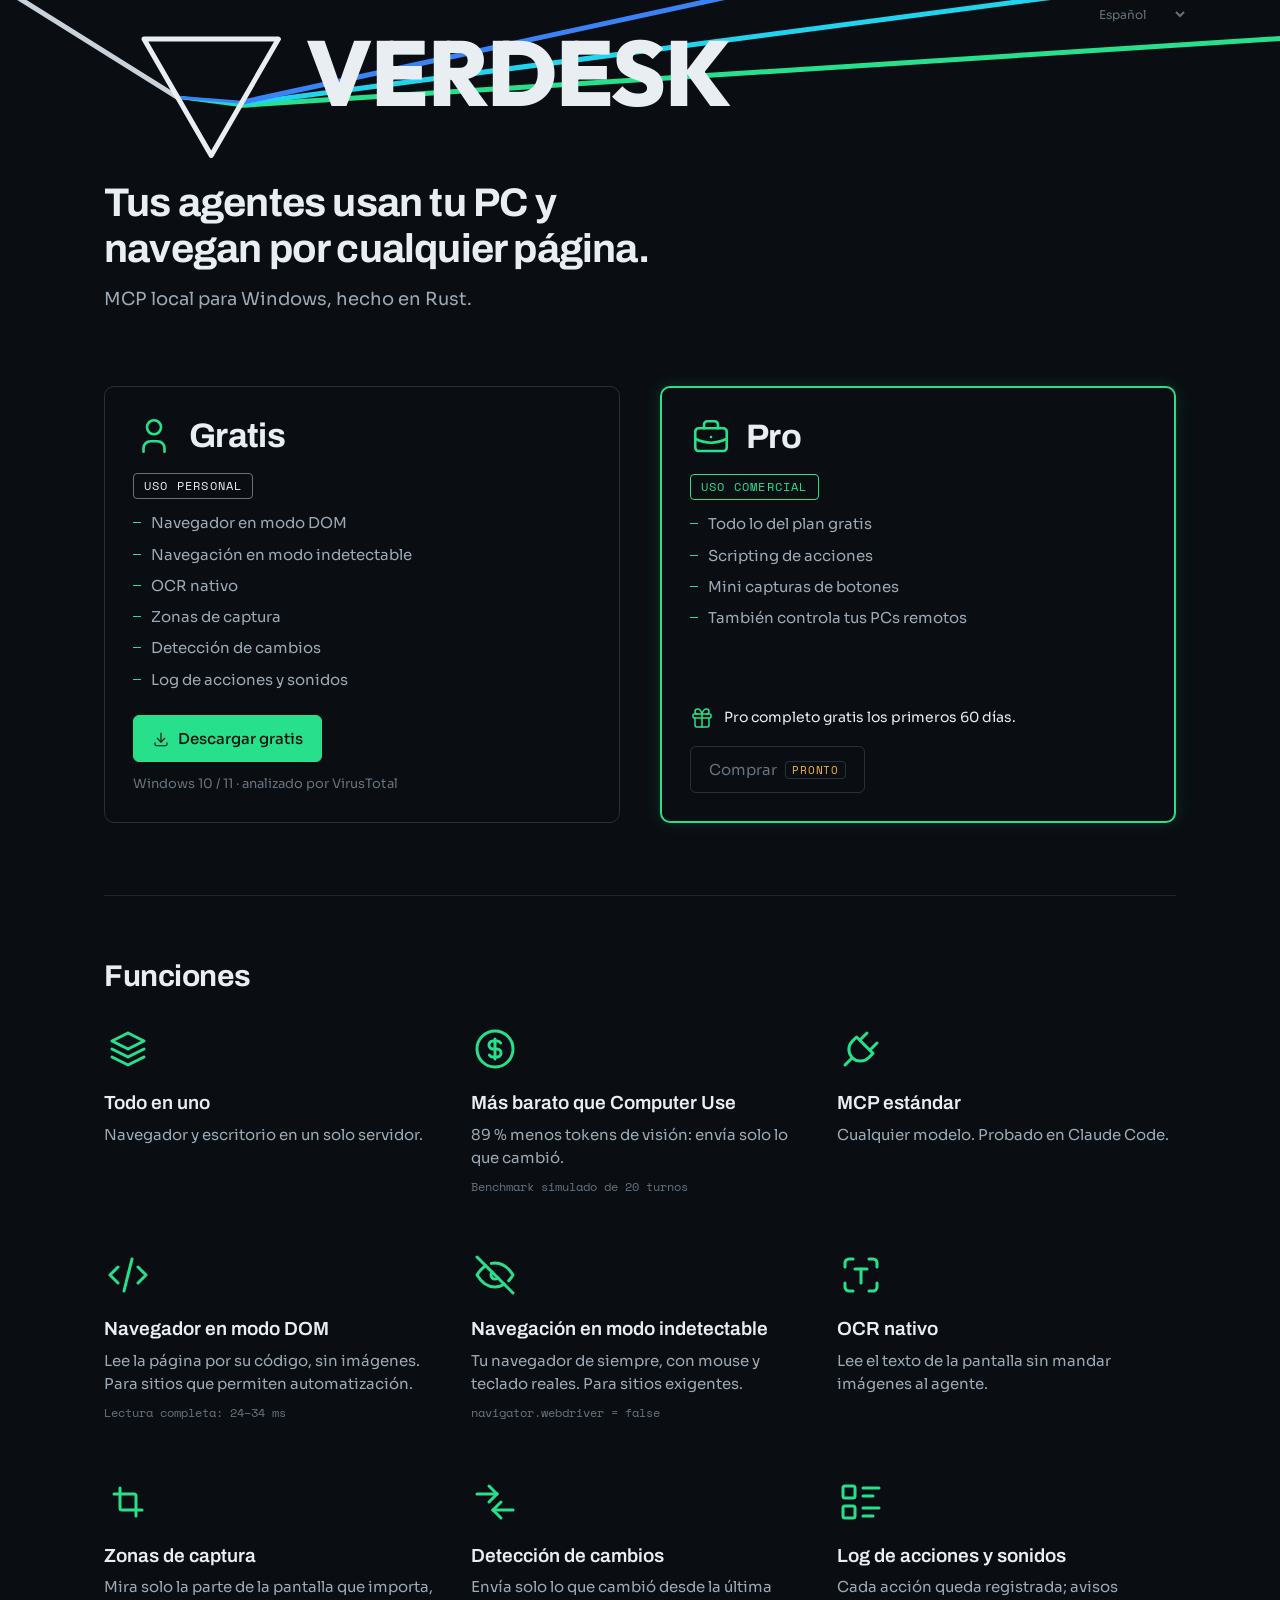
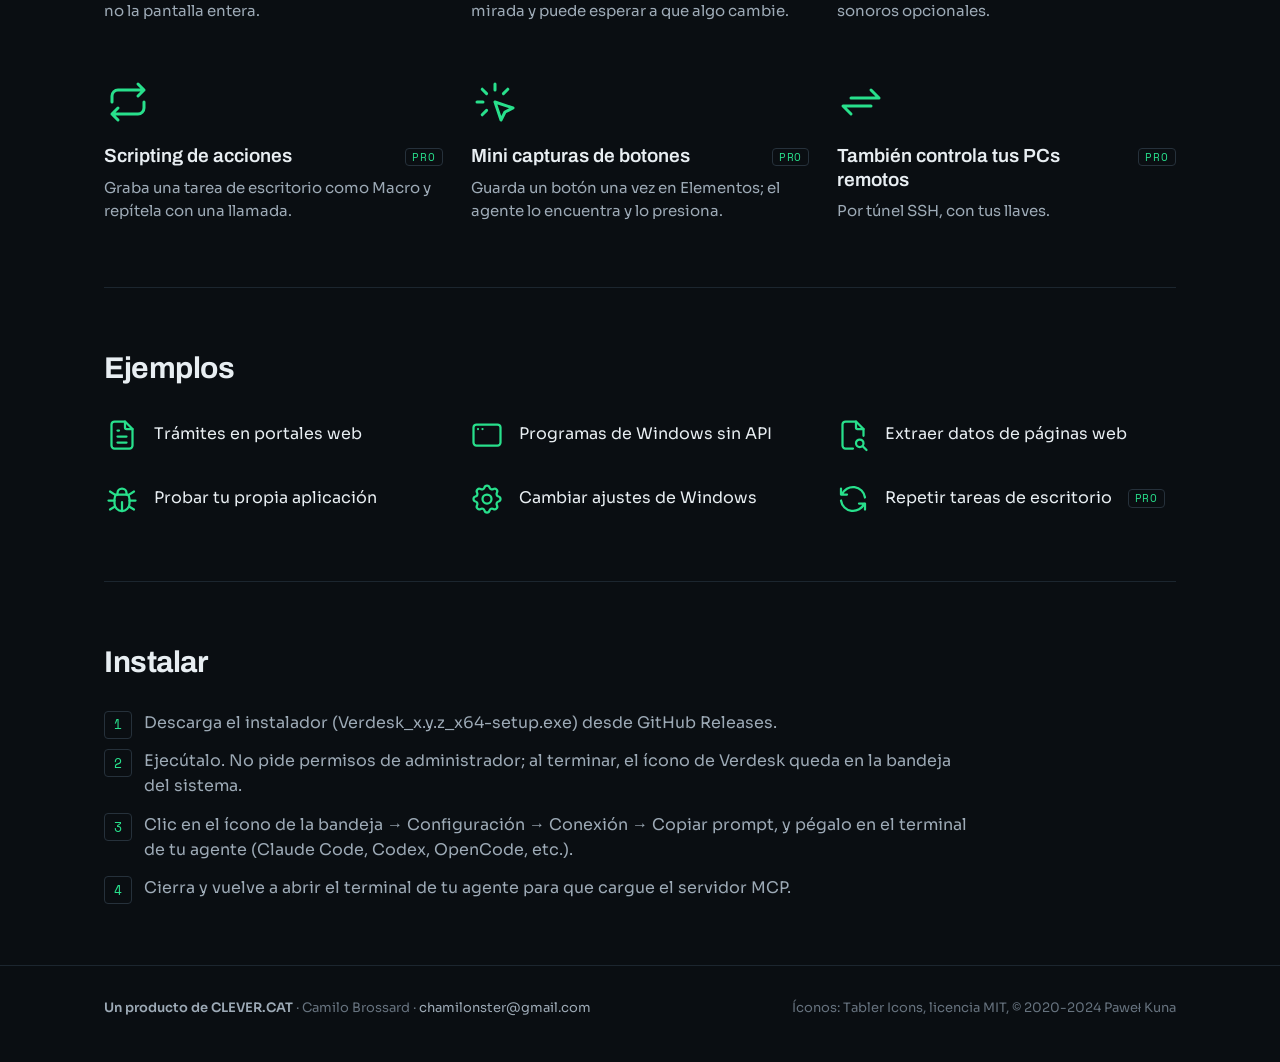
<file: es/index.html>
<!DOCTYPE html>
<html lang="es">
<head>
  <meta charset="UTF-8" />
  <meta name="viewport" content="width=device-width, initial-scale=1.0" />
  <title>Verdesk — Tus agentes usan tu PC y navegan por cualquier página</title>
  <meta name="description" content="Servidor MCP local para Windows. Tus agentes usan tu PC y navegan por cualquier página: modo DOM, modo indetectable, OCR nativo y solo se envía lo que cambió. Gratis para uso personal." />
  <meta name="theme-color" content="#0A0E12" />
  <link rel="icon" href="/favicon.ico" sizes="any" />
  <link rel="icon" type="image/svg+xml" href="/favicon.svg" />
  <link rel="icon" type="image/png" sizes="96x96" href="/favicon-96.png" />
  <link rel="apple-touch-icon" href="/apple-touch-icon.png" />
  <meta property="og:title" content="Verdesk — Tus agentes usan tu PC y navegan por cualquier página" />
  <meta property="og:description" content="Servidor MCP local para Windows. Tus agentes usan tu PC y navegan por cualquier página: modo DOM, modo indetectable, OCR nativo y solo se envía lo que cambió. Gratis para uso personal." />
  <meta property="og:type" content="website" />
  <meta property="og:url" content="https://verdesk.app/es/" />
  <meta property="og:image" content="https://verdesk.app/og-image.png" />
  <meta name="twitter:card" content="summary_large_image" />
  <meta name="twitter:title" content="Verdesk — Tus agentes usan tu PC y navegan por cualquier página" />
  <meta name="twitter:description" content="Servidor MCP local para Windows. Tus agentes usan tu PC y navegan por cualquier página: modo DOM, modo indetectable, OCR nativo y solo se envía lo que cambió. Gratis para uso personal." />
  <meta name="twitter:image" content="https://verdesk.app/og-image.png" />
  <script>
  /* Raíz "/": redirige al idioma del navegador antes de pintar (ct-2026-09-24-0027).
     Respeta la elección guardada en el selector ("en" = quedarse). Googlebot manda en-US: no redirige. */
  (function () {
    var p = location.pathname;
    if (p !== "/" && p !== "/index.html") return;
    var sup = ["es","pt","fr","de","it","nl","pl","tr","ru","uk","zh","ja","ko","en"], pick = null;
    try { pick = localStorage.getItem("verdesk.lang"); } catch (e) {}
    if (!pick) {
      var ls = (navigator.languages && navigator.languages.length) ? navigator.languages : [navigator.language || "en"];
      for (var i = 0; i < ls.length; i++) {
        var c = String(ls[i]).toLowerCase().split("-")[0];
        if (sup.indexOf(c) !== -1) { pick = c; break; }
      }
    }
    if (pick && pick !== "en" && sup.indexOf(pick) !== -1) location.replace("/" + pick + "/" + location.search + location.hash);
  })();
  </script>
  <link rel="stylesheet" href="/fonts.css?v=23" />
  <link rel="stylesheet" href="/style.css?v=23" />
  <script src="/i18n.js?v=23" defer></script>
  <script type="application/ld+json">
  {
    "@context": "https://schema.org",
    "@type": "SoftwareApplication",
    "name": "Verdesk",
    "url": "https://verdesk.app/",
    "image": "https://verdesk.app/og-image.png",
    "description": "Local MCP server for Windows, made in Rust. Your agents use your PC and browse any page.",
    "applicationCategory": "DeveloperApplication",
    "operatingSystem": "Windows 10, Windows 11",
    "downloadUrl": "https://github.com/clevercat64/verdesk/releases/latest",
    "offers": { "@type": "Offer", "price": "0", "priceCurrency": "USD" },
    "publisher": { "@type": "Organization", "name": "CLEVER.CAT", "url": "https://clever.cat" }
  }
  </script>
  <!-- I18N-SEO:START -->
  <link rel="canonical" href="https://verdesk.app/es/" />
  <meta property="og:locale" content="es_ES" />
  <link rel="alternate" hreflang="en" href="https://verdesk.app/" />
  <link rel="alternate" hreflang="es" href="https://verdesk.app/es/" />
  <link rel="alternate" hreflang="pt" href="https://verdesk.app/pt/" />
  <link rel="alternate" hreflang="fr" href="https://verdesk.app/fr/" />
  <link rel="alternate" hreflang="de" href="https://verdesk.app/de/" />
  <link rel="alternate" hreflang="it" href="https://verdesk.app/it/" />
  <link rel="alternate" hreflang="nl" href="https://verdesk.app/nl/" />
  <link rel="alternate" hreflang="pl" href="https://verdesk.app/pl/" />
  <link rel="alternate" hreflang="tr" href="https://verdesk.app/tr/" />
  <link rel="alternate" hreflang="ru" href="https://verdesk.app/ru/" />
  <link rel="alternate" hreflang="uk" href="https://verdesk.app/uk/" />
  <link rel="alternate" hreflang="zh" href="https://verdesk.app/zh/" />
  <link rel="alternate" hreflang="ja" href="https://verdesk.app/ja/" />
  <link rel="alternate" hreflang="ko" href="https://verdesk.app/ko/" />
  <link rel="alternate" hreflang="x-default" href="https://verdesk.app/" />
  <!-- I18N-SEO:END -->
</head>
<body>
  <!-- Icons: Tabler Icons (https://tabler.io/icons), MIT License, (c) 2020-2024 Pawel Kuna -->
  <svg width="0" height="0" style="position:absolute" aria-hidden="true">
    <symbol id="i-download" viewBox="0 0 24 24" fill="none" stroke="currentColor" stroke-width="1.5" stroke-linecap="round" stroke-linejoin="round"><path d="M4 17v2a2 2 0 0 0 2 2h12a2 2 0 0 0 2 -2v-2" /><path d="M7 11l5 5l5 -5" /><path d="M12 4l0 12" /></symbol>
    <symbol id="i-stack-2" viewBox="0 0 24 24" fill="none" stroke="currentColor" stroke-width="1.5" stroke-linecap="round" stroke-linejoin="round"><path d="M12 4l-8 4l8 4l8 -4l-8 -4" /><path d="M4 12l8 4l8 -4" /><path d="M4 16l8 4l8 -4" /></symbol>
    <symbol id="i-coin" viewBox="0 0 24 24" fill="none" stroke="currentColor" stroke-width="1.5" stroke-linecap="round" stroke-linejoin="round"><path d="M12 12m-9 0a9 9 0 1 0 18 0a9 9 0 1 0 -18 0" /><path d="M14.8 9a2 2 0 0 0 -1.8 -1h-2a2 2 0 1 0 0 4h2a2 2 0 1 1 0 4h-2a2 2 0 0 1 -1.8 -1" /><path d="M12 7v10" /></symbol>
    <symbol id="i-code" viewBox="0 0 24 24" fill="none" stroke="currentColor" stroke-width="1.5" stroke-linecap="round" stroke-linejoin="round"><path d="M7 8l-4 4l4 4" /><path d="M17 8l4 4l-4 4" /><path d="M14 4l-4 16" /></symbol>
    <symbol id="i-eye-off" viewBox="0 0 24 24" fill="none" stroke="currentColor" stroke-width="1.5" stroke-linecap="round" stroke-linejoin="round"><path d="M10.585 10.587a2 2 0 0 0 2.829 2.828" /><path d="M16.681 16.673a8.717 8.717 0 0 1 -4.681 1.327c-3.6 0 -6.6 -2 -9 -6c1.272 -2.12 2.712 -3.678 4.32 -4.674m2.86 -1.146a9.055 9.055 0 0 1 1.82 -.18c3.6 0 6.6 2 9 6c-.666 1.11 -1.379 2.067 -2.138 2.87" /><path d="M3 3l18 18" /></symbol>
    <symbol id="i-plug" viewBox="0 0 24 24" fill="none" stroke="currentColor" stroke-width="1.5" stroke-linecap="round" stroke-linejoin="round"><path d="M9.785 6l8.215 8.215l-2.054 2.054a5.81 5.81 0 1 1 -8.215 -8.215l2.054 -2.054z" /><path d="M4 20l3.5 -3.5" /><path d="M15 4l-3.5 3.5" /><path d="M20 9l-3.5 3.5" /></symbol>
    <symbol id="i-text-recognition" viewBox="0 0 24 24" fill="none" stroke="currentColor" stroke-width="1.5" stroke-linecap="round" stroke-linejoin="round"><path d="M4 8v-2a2 2 0 0 1 2 -2h2" /><path d="M4 16v2a2 2 0 0 0 2 2h2" /><path d="M16 4h2a2 2 0 0 1 2 2v2" /><path d="M16 20h2a2 2 0 0 0 2 -2v-2" /><path d="M12 16v-7" /><path d="M9 9h6" /></symbol>
    <symbol id="i-crop" viewBox="0 0 24 24" fill="none" stroke="currentColor" stroke-width="1.5" stroke-linecap="round" stroke-linejoin="round"><path d="M8 5v10a1 1 0 0 0 1 1h10" /><path d="M5 8h10a1 1 0 0 1 1 1v10" /></symbol>
    <symbol id="i-arrows-diff" viewBox="0 0 24 24" fill="none" stroke="currentColor" stroke-width="1.5" stroke-linecap="round" stroke-linejoin="round"><path d="M11 16h10" /><path d="M11 16l4 4" /><path d="M11 16l4 -4" /><path d="M13 8h-10" /><path d="M13 8l-4 4" /><path d="M13 8l-4 -4" /></symbol>
    <symbol id="i-list-details" viewBox="0 0 24 24" fill="none" stroke="currentColor" stroke-width="1.5" stroke-linecap="round" stroke-linejoin="round"><path d="M13 5h8" /><path d="M13 9h5" /><path d="M13 15h8" /><path d="M13 19h5" /><path d="M3 4m0 1a1 1 0 0 1 1 -1h4a1 1 0 0 1 1 1v4a1 1 0 0 1 -1 1h-4a1 1 0 0 1 -1 -1z" /><path d="M3 14m0 1a1 1 0 0 1 1 -1h4a1 1 0 0 1 1 1v4a1 1 0 0 1 -1 1h-4a1 1 0 0 1 -1 -1z" /></symbol>
    <symbol id="i-repeat" viewBox="0 0 24 24" fill="none" stroke="currentColor" stroke-width="1.5" stroke-linecap="round" stroke-linejoin="round"><path d="M4 12v-3a3 3 0 0 1 3 -3h13m-3 -3l3 3l-3 3" /><path d="M20 12v3a3 3 0 0 1 -3 3h-13m3 3l-3 -3l3 -3" /></symbol>
    <symbol id="i-click" viewBox="0 0 24 24" fill="none" stroke="currentColor" stroke-width="1.5" stroke-linecap="round" stroke-linejoin="round"><path d="M3 12l3 0" /><path d="M12 3l0 3" /><path d="M7.8 7.8l-2.2 -2.2" /><path d="M16.2 7.8l2.2 -2.2" /><path d="M7.8 16.2l-2.2 2.2" /><path d="M12 12l9 3l-4 2l-2 4l-3 -9" /></symbol>
    <symbol id="i-arrows-exchange" viewBox="0 0 24 24" fill="none" stroke="currentColor" stroke-width="1.5" stroke-linecap="round" stroke-linejoin="round"><path d="M7 10h14l-4 -4" /><path d="M17 14h-14l4 4" /></symbol>
    <symbol id="i-file-text" viewBox="0 0 24 24" fill="none" stroke="currentColor" stroke-width="1.5" stroke-linecap="round" stroke-linejoin="round"><path d="M14 3v4a1 1 0 0 0 1 1h4" /><path d="M17 21h-10a2 2 0 0 1 -2 -2v-14a2 2 0 0 1 2 -2h7l5 5v11a2 2 0 0 1 -2 2z" /><path d="M9 9l1 0" /><path d="M9 13l6 0" /><path d="M9 17l6 0" /></symbol>
    <symbol id="i-app-window" viewBox="0 0 24 24" fill="none" stroke="currentColor" stroke-width="1.5" stroke-linecap="round" stroke-linejoin="round"><path d="M3 5m0 2a2 2 0 0 1 2 -2h14a2 2 0 0 1 2 2v10a2 2 0 0 1 -2 2h-14a2 2 0 0 1 -2 -2z" /><path d="M6 8h.01" /><path d="M9 8h.01" /></symbol>
    <symbol id="i-file-search" viewBox="0 0 24 24" fill="none" stroke="currentColor" stroke-width="1.5" stroke-linecap="round" stroke-linejoin="round"><path d="M14 3v4a1 1 0 0 0 1 1h4" /><path d="M12 21h-5a2 2 0 0 1 -2 -2v-14a2 2 0 0 1 2 -2h7l5 5v4.5" /><path d="M16.5 17.5m-2.5 0a2.5 2.5 0 1 0 5 0a2.5 2.5 0 1 0 -5 0" /><path d="M18.5 19.5l2.5 2.5" /></symbol>
    <symbol id="i-bug" viewBox="0 0 24 24" fill="none" stroke="currentColor" stroke-width="1.5" stroke-linecap="round" stroke-linejoin="round"><path d="M9 9v-1a3 3 0 0 1 6 0v1" /><path d="M8 9h8a6 6 0 0 1 1 3v3a5 5 0 0 1 -10 0v-3a6 6 0 0 1 1 -3" /><path d="M3 13l4 0" /><path d="M17 13l4 0" /><path d="M12 20l0 -6" /><path d="M4 19l3.35 -2" /><path d="M20 19l-3.35 -2" /><path d="M4 7l3.75 2.4" /><path d="M20 7l-3.75 2.4" /></symbol>
    <symbol id="i-settings" viewBox="0 0 24 24" fill="none" stroke="currentColor" stroke-width="1.5" stroke-linecap="round" stroke-linejoin="round"><path d="M10.325 4.317c.426 -1.756 2.924 -1.756 3.35 0a1.724 1.724 0 0 0 2.573 1.066c1.543 -.94 3.31 .826 2.37 2.37a1.724 1.724 0 0 0 1.065 2.572c1.756 .426 1.756 2.924 0 3.35a1.724 1.724 0 0 0 -1.066 2.573c.94 1.543 -.826 3.31 -2.37 2.37a1.724 1.724 0 0 0 -2.572 1.065c-.426 1.756 -2.924 1.756 -3.35 0a1.724 1.724 0 0 0 -2.573 -1.066c-1.543 .94 -3.31 -.826 -2.37 -2.37a1.724 1.724 0 0 0 -1.065 -2.572c-1.756 -.426 -1.756 -2.924 0 -3.35a1.724 1.724 0 0 0 1.066 -2.573c-.94 -1.543 .826 -3.31 2.37 -2.37c1 .608 2.296 .07 2.572 -1.065z" /><path d="M9 12a3 3 0 1 0 6 0a3 3 0 0 0 -6 0" /></symbol>
    <symbol id="i-refresh" viewBox="0 0 24 24" fill="none" stroke="currentColor" stroke-width="1.5" stroke-linecap="round" stroke-linejoin="round"><path d="M20 11a8.1 8.1 0 0 0 -15.5 -2m-.5 -4v4h4" /><path d="M4 13a8.1 8.1 0 0 0 15.5 2m.5 4v-4h-4" /></symbol>
    <symbol id="i-gift" viewBox="0 0 24 24" fill="none" stroke="currentColor" stroke-width="1.5" stroke-linecap="round" stroke-linejoin="round"><path d="M3 8m0 1a1 1 0 0 1 1 -1h16a1 1 0 0 1 1 1v2a1 1 0 0 1 -1 1h-16a1 1 0 0 1 -1 -1z" /><path d="M12 8l0 13" /><path d="M19 12v7a2 2 0 0 1 -2 2h-10a2 2 0 0 1 -2 -2v-7" /><path d="M7.5 8a2.5 2.5 0 0 1 0 -5a4.8 8 0 0 1 4.5 5a4.8 8 0 0 1 4.5 -5a2.5 2.5 0 0 1 0 5" /></symbol>
    <symbol id="i-user" viewBox="0 0 24 24" fill="none" stroke="currentColor" stroke-width="1.5" stroke-linecap="round" stroke-linejoin="round"><path d="M8 7a4 4 0 1 0 8 0a4 4 0 0 0 -8 0" /><path d="M6 21v-2a4 4 0 0 1 4 -4h4a4 4 0 0 1 4 4v2" /></symbol>
    <symbol id="i-briefcase" viewBox="0 0 24 24" fill="none" stroke="currentColor" stroke-width="1.5" stroke-linecap="round" stroke-linejoin="round"><path d="M3 7m0 2a2 2 0 0 1 2 -2h14a2 2 0 0 1 2 2v9a2 2 0 0 1 -2 2h-14a2 2 0 0 1 -2 -2z" /><path d="M8 7v-2a2 2 0 0 1 2 -2h4a2 2 0 0 1 2 2v2" /><path d="M12 12l0 .01" /><path d="M3 13a20 20 0 0 0 18 0" /></symbol>
    <symbol id="logo-d2" viewBox="0 2 64 44" fill="none" stroke-linecap="round" stroke-linejoin="round"><g transform="matrix(1 0 0 -1 0 48)"><path d="M4.00 29.35L16.00 21.86" stroke="#9DAAB6" stroke-width="2.4"/><path d="M16.00 21.86L30.87 19.90" stroke="#28E08C" stroke-width="1.4"/><path d="M16.00 21.86L31.08 20.26" stroke="#22D3EE" stroke-width="1.4"/><path d="M16.00 21.86L31.31 20.66" stroke="#3B82F6" stroke-width="1.4"/><path d="M24.00 8.00L40.00 35.71H8.00Z" stroke="#E8EEF2" stroke-width="2.4"/><path d="M30.87 19.90L63.00 21.96" stroke="#28E08C" stroke-width="2.4"/><path d="M31.08 20.26L63.00 24.46" stroke="#22D3EE" stroke-width="2.4"/><path d="M31.31 20.66L63.00 27.54" stroke="#3B82F6" stroke-width="2.4"/></g></symbol>
  </svg>

  <select class="lang-select lang-top" id="lang-select" aria-label="Language">
    <option value="en" selected>English</option>
  </select>

  <main class="wrap" id="top">
    <div class="beam" role="img" aria-label="Verdesk"><div class="beam-inner"><svg><path d="M-3318.6 -2022.4L73.6 97.3" stroke="#C9D2DA" stroke-width="5"/><path d="M73.6 97.3L136.0 105.5" stroke="#28E08C" stroke-width="3"/><path d="M73.6 97.3L136.9 104.0" stroke="#22D3EE" stroke-width="3"/><path d="M73.6 97.3L137.9 102.3" stroke="#3B82F6" stroke-width="3"/><path d="M136.0 105.5L4127.8 -151.5" stroke="#28E08C" stroke-width="5"/><path d="M136.9 104.0L4102.8 -417.6" stroke="#22D3EE" stroke-width="5"/><path d="M137.9 102.3L4046.9 -746.1" stroke="#3B82F6" stroke-width="5"/><path d="M107.2 155.5L174.4 39.1L40.0 39.1Z" stroke="#E8EEF2" stroke-width="5" stroke-linejoin="round"/><text x="201.9" y="105.6" class="beam-word">VERDESK</text></svg></div></div>
    <section class="hero">
      <h1 data-i18n="hero.h1">Tus agentes usan tu PC y navegan por cualquier página.</h1>
      <p class="lede" data-i18n="hero.sub">MCP local para Windows, hecho en Rust.</p>
    </section>

    <section class="plans-top" id="plans">
      <div class="plans">
        <div class="card"><div class="card-head"><svg class="ic plan-ic"><use href="#i-user"/></svg><h3 data-i18n="plan.free.t">Gratis</h3></div><span class="use" data-i18n="plan.free.personal">Uso personal</span><ul><li><span data-i18n="f.dom.t">Navegador en modo DOM</span></li><li><span data-i18n="f.stealth.t">Navegación en modo indetectable</span></li><li><span data-i18n="f.ocr.t">OCR nativo</span></li><li><span data-i18n="f.zone.t">Zonas de captura</span></li><li><span data-i18n="f.diff.t">Detección de cambios</span></li><li><span data-i18n="f.log.t">Log de acciones y sonidos</span></li></ul><div class="cta"><a class="btn primary" href="https://github.com/clevercat64/verdesk/releases/latest"><svg class="ic"><use href="#i-download"/></svg><span data-i18n="hero.download">Descargar gratis</span></a><a class="note" href="https://www.virustotal.com/gui/url/f37914798183b410f59b6f8d9f3163dbd8a1b7edc382f666fbac66edbec6bd60" data-i18n="hero.note">Windows 10 / 11 · analizado por VirusTotal</a></div></div>
        <div class="card pro-card"><div class="card-head"><svg class="ic plan-ic"><use href="#i-briefcase"/></svg><h3>Pro</h3></div><span class="use" data-i18n="plan.pro.commercial">Uso comercial</span><ul><li><span data-i18n="plan.pro.all">Todo lo del plan gratis</span></li><li><span data-i18n="f.script.t">Scripting de acciones</span></li><li><span data-i18n="f.btn.t">Mini capturas de botones</span></li><li><span data-i18n="f.remote.t">También controla tus PCs remotos</span></li></ul><p class="card-foot trial"><svg class="ic"><use href="#i-gift"/></svg><span data-i18n="hero.trial">Pro completo gratis los primeros 60 días.</span></p><button class="btn buy-btn" type="button" disabled><span data-i18n="plan.pro.buy">Comprar</span><span class="soon" data-i18n="plan.pro.soon">pronto</span></button></div>
      </div>
    </section>

    <section class="band" id="features">
      <h2 class="label" data-i18n="sec.features">Funciones</h2>
      <ul class="six">
      <li style="--i:0"><svg class="ic"><use href="#i-stack-2"/></svg><h2 data-i18n="f.all.t">Todo en uno</h2><p data-i18n="f.all.d">Navegador y escritorio en un solo servidor.</p></li>
      <li style="--i:1"><svg class="ic"><use href="#i-coin"/></svg><h2 data-i18n="f.cheap.t">Más barato que Computer Use</h2><p data-i18n="f.cheap.d">89 % menos tokens de visión: envía solo lo que cambió.</p><span class="src" data-i18n="f.cheap.s">Benchmark simulado de 20 turnos</span></li>
      <li style="--i:2"><svg class="ic"><use href="#i-plug"/></svg><h2 data-i18n="f.mcp.t">MCP estándar</h2><p data-i18n="f.mcp.d">Cualquier modelo. Probado en Claude Code.</p></li>
      <li style="--i:3"><svg class="ic"><use href="#i-code"/></svg><h2 data-i18n="f.dom.t">Navegador en modo DOM</h2><p data-i18n="f.dom.d">Lee la página por su código, sin imágenes. Para sitios que permiten automatización.</p><span class="src" data-i18n="f.dom.s">Lectura completa: 24–34 ms</span></li>
      <li style="--i:4"><svg class="ic"><use href="#i-eye-off"/></svg><h2 data-i18n="f.stealth.t">Navegación en modo indetectable</h2><p data-i18n="f.stealth.d">Tu navegador de siempre, con mouse y teclado reales. Para sitios exigentes.</p><span class="src">navigator.webdriver = false</span></li>
      <li style="--i:5"><svg class="ic"><use href="#i-text-recognition"/></svg><h2 data-i18n="f.ocr.t">OCR nativo</h2><p data-i18n="f.ocr.d">Lee el texto de la pantalla sin mandar imágenes al agente.</p></li>
      <li style="--i:6"><svg class="ic"><use href="#i-crop"/></svg><h2 data-i18n="f.zone.t">Zonas de captura</h2><p data-i18n="f.zone.d">Mira solo la parte de la pantalla que importa, no la pantalla entera.</p></li>
      <li style="--i:7"><svg class="ic"><use href="#i-arrows-diff"/></svg><h2 data-i18n="f.diff.t">Detección de cambios</h2><p data-i18n="f.diff.d">Envía solo lo que cambió desde la última mirada y puede esperar a que algo cambie.</p></li>
      <li style="--i:8"><svg class="ic"><use href="#i-list-details"/></svg><h2 data-i18n="f.log.t">Log de acciones y sonidos</h2><p data-i18n="f.log.d">Cada acción queda registrada; avisos sonoros opcionales.</p></li>
      <li style="--i:9"><svg class="ic"><use href="#i-repeat"/></svg><h2 data-i18n="f.script.t">Scripting de acciones</h2><span class="pro">PRO</span><p data-i18n="f.script.d">Graba una tarea de escritorio como Macro y repítela con una llamada.</p></li>
      <li style="--i:10"><svg class="ic"><use href="#i-click"/></svg><h2 data-i18n="f.btn.t">Mini capturas de botones</h2><span class="pro">PRO</span><p data-i18n="f.btn.d">Guarda un botón una vez en Elementos; el agente lo encuentra y lo presiona.</p></li>
      <li style="--i:11"><svg class="ic"><use href="#i-arrows-exchange"/></svg><h2 data-i18n="f.remote.t">También controla tus PCs remotos</h2><span class="pro">PRO</span><p data-i18n="f.remote.d">Por túnel SSH, con tus llaves.</p></li>
      </ul>
    </section>

    <section class="band" id="examples">
      <h2 class="label" data-i18n="sec.examples">Ejemplos</h2>
      <ul class="ex">
      <li style="--i:13"><svg class="ic"><use href="#i-file-text"/></svg><span data-i18n="ex.1">Trámites en portales web</span></li>
      <li style="--i:14"><svg class="ic"><use href="#i-app-window"/></svg><span data-i18n="ex.2">Programas de Windows sin API</span></li>
      <li style="--i:15"><svg class="ic"><use href="#i-file-search"/></svg><span data-i18n="ex.3">Extraer datos de páginas web</span></li>
      <li style="--i:16"><svg class="ic"><use href="#i-bug"/></svg><span data-i18n="ex.4">Probar tu propia aplicación</span></li>
      <li style="--i:17"><svg class="ic"><use href="#i-settings"/></svg><span data-i18n="ex.5">Cambiar ajustes de Windows</span></li>
      <li style="--i:18"><svg class="ic"><use href="#i-refresh"/></svg><span data-i18n="ex.6">Repetir tareas de escritorio</span><span class="pro">PRO</span></li>
      </ul>
    </section>

    <section class="band" id="install">
      <h2 class="label" data-i18n="sec.install">Instalar</h2>
      <ol class="steps">
        <li><span data-i18n="install.1">Descarga el instalador (Verdesk_x.y.z_x64-setup.exe) desde GitHub Releases.</span></li>
        <li><span data-i18n="install.2">Ejecútalo. No pide permisos de administrador; al terminar, el ícono de Verdesk queda en la bandeja del sistema.</span></li>
        <li><span data-i18n="install.3">Clic en el ícono de la bandeja → Configuración → Conexión → Copiar prompt, y pégalo en el terminal de tu agente (Claude Code, Codex, OpenCode, etc.).</span></li>
        <li><span data-i18n="install.4">Cierra y vuelve a abrir el terminal de tu agente para que cargue el servidor MCP.</span></li>
      </ol>
    </section>
  </main>

  <footer>
    <div class="wrap">
      <span><a class="cc" href="https://clever.cat" data-i18n-html="nav.by">Un producto de <b>CLEVER.CAT</b></a> · Camilo Brossard · <span class="sel">chamilonster@gmail.com</span></span>
      <span><span data-i18n="footer.icons">Íconos: Tabler Icons, licencia MIT</span>, © 2020-2024 Paweł Kuna</span>
    </div>
  </footer>
</body>
</html>
</file>
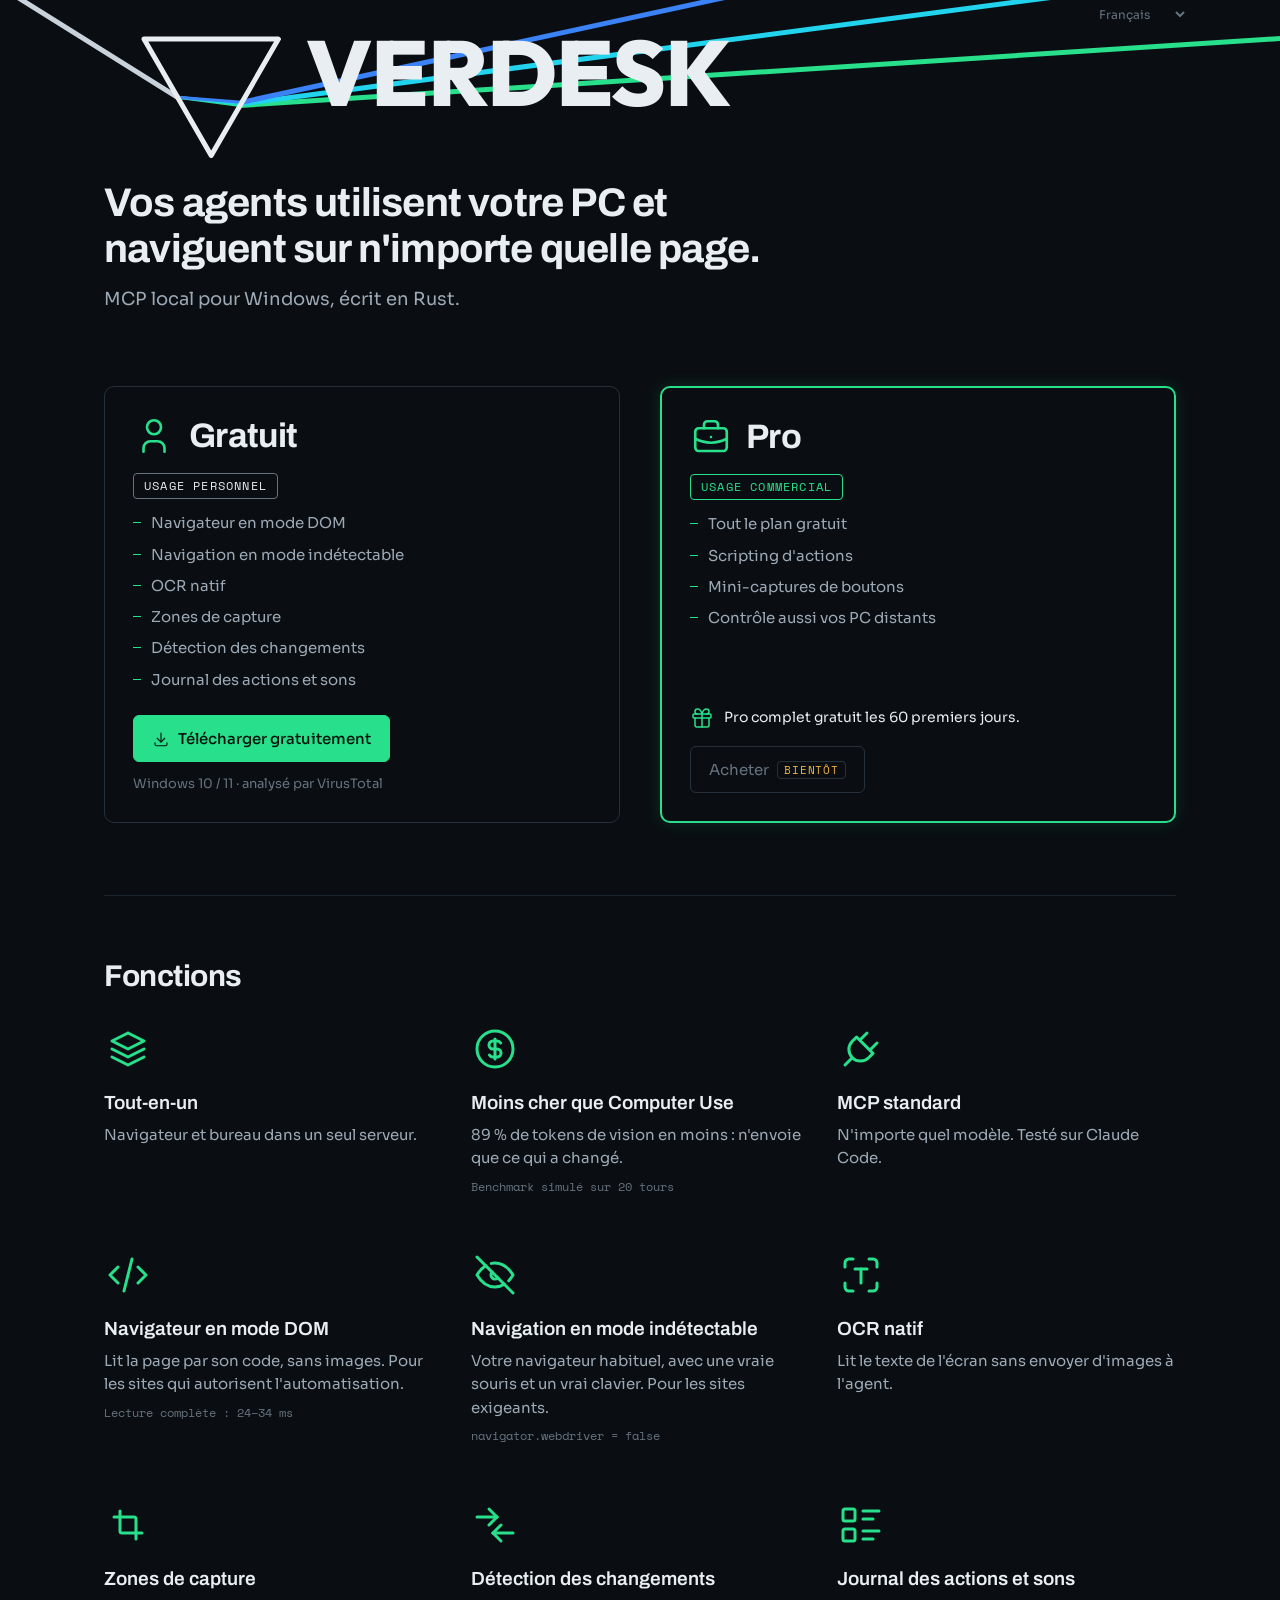
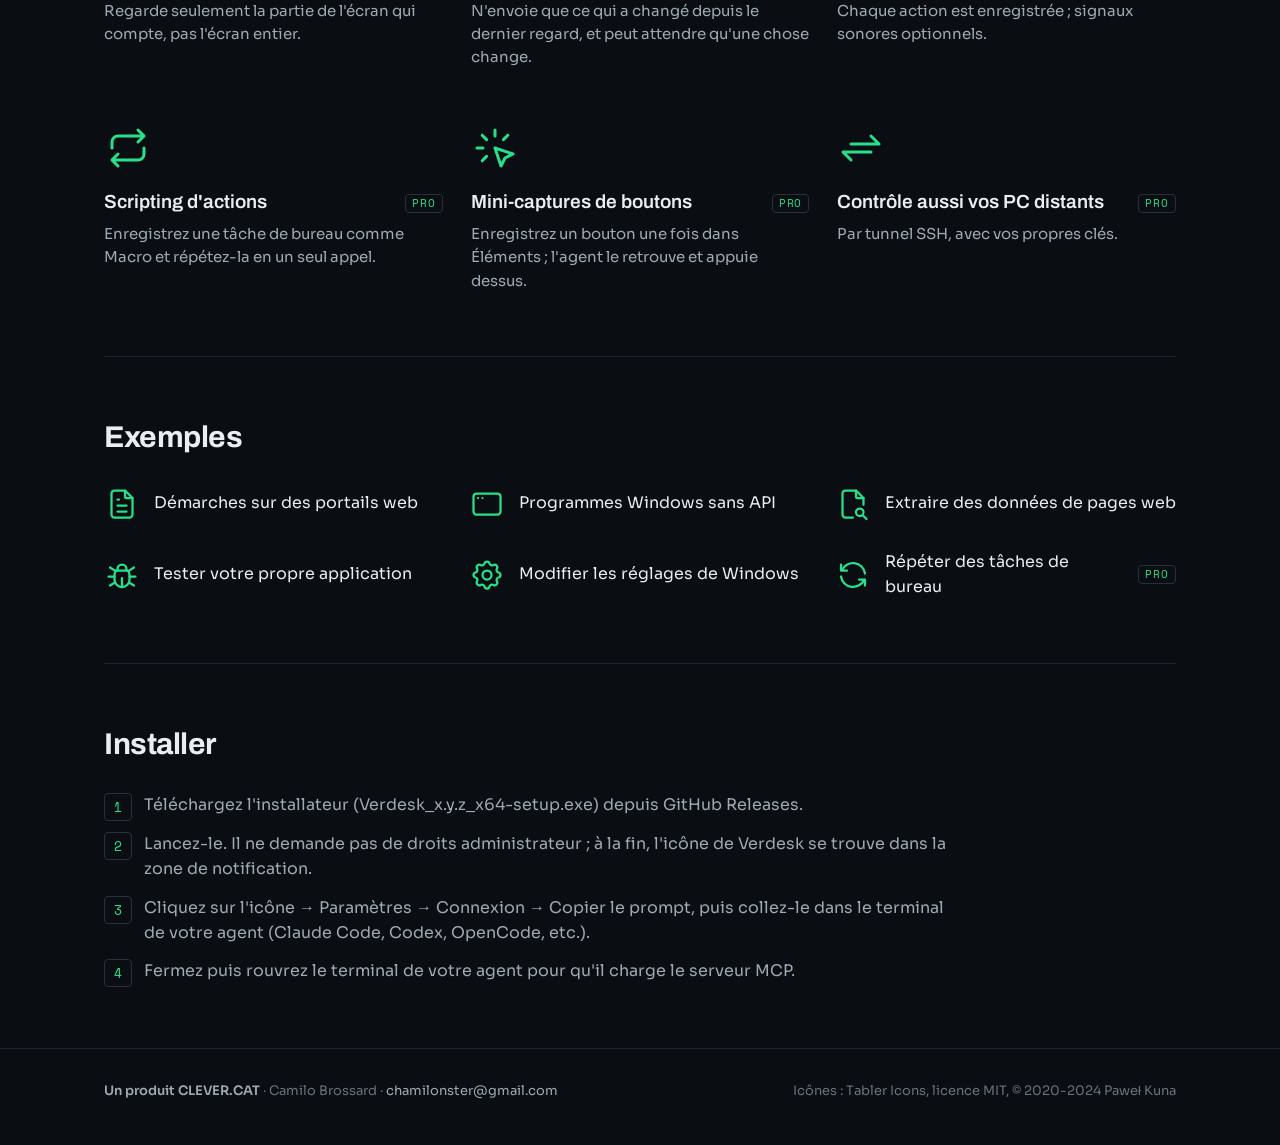
<file: fr/index.html>
<!DOCTYPE html>
<html lang="fr">
<head>
  <meta charset="UTF-8" />
  <meta name="viewport" content="width=device-width, initial-scale=1.0" />
  <title>Verdesk — Vos agents utilisent votre PC et naviguent sur n'importe quelle page</title>
  <meta name="description" content="Serveur MCP local pour Windows. Vos agents utilisent votre PC et naviguent sur n'importe quelle page : mode DOM, mode indétectable, OCR natif, et seul ce qui a changé est envoyé. Gratuit pour un usage personnel." />
  <meta name="theme-color" content="#0A0E12" />
  <link rel="icon" href="/favicon.ico" sizes="any" />
  <link rel="icon" type="image/svg+xml" href="/favicon.svg" />
  <link rel="icon" type="image/png" sizes="96x96" href="/favicon-96.png" />
  <link rel="apple-touch-icon" href="/apple-touch-icon.png" />
  <meta property="og:title" content="Verdesk — Vos agents utilisent votre PC et naviguent sur n'importe quelle page" />
  <meta property="og:description" content="Serveur MCP local pour Windows. Vos agents utilisent votre PC et naviguent sur n'importe quelle page : mode DOM, mode indétectable, OCR natif, et seul ce qui a changé est envoyé. Gratuit pour un usage personnel." />
  <meta property="og:type" content="website" />
  <meta property="og:url" content="https://verdesk.app/fr/" />
  <meta property="og:image" content="https://verdesk.app/og-image.png" />
  <meta name="twitter:card" content="summary_large_image" />
  <meta name="twitter:title" content="Verdesk — Vos agents utilisent votre PC et naviguent sur n'importe quelle page" />
  <meta name="twitter:description" content="Serveur MCP local pour Windows. Vos agents utilisent votre PC et naviguent sur n'importe quelle page : mode DOM, mode indétectable, OCR natif, et seul ce qui a changé est envoyé. Gratuit pour un usage personnel." />
  <meta name="twitter:image" content="https://verdesk.app/og-image.png" />
  <script>
  /* Raíz "/": redirige al idioma del navegador antes de pintar (ct-2026-09-24-0027).
     Respeta la elección guardada en el selector ("en" = quedarse). Googlebot manda en-US: no redirige. */
  (function () {
    var p = location.pathname;
    if (p !== "/" && p !== "/index.html") return;
    var sup = ["es","pt","fr","de","it","nl","pl","tr","ru","uk","zh","ja","ko","en"], pick = null;
    try { pick = localStorage.getItem("verdesk.lang"); } catch (e) {}
    if (!pick) {
      var ls = (navigator.languages && navigator.languages.length) ? navigator.languages : [navigator.language || "en"];
      for (var i = 0; i < ls.length; i++) {
        var c = String(ls[i]).toLowerCase().split("-")[0];
        if (sup.indexOf(c) !== -1) { pick = c; break; }
      }
    }
    if (pick && pick !== "en" && sup.indexOf(pick) !== -1) location.replace("/" + pick + "/" + location.search + location.hash);
  })();
  </script>
  <link rel="stylesheet" href="/fonts.css?v=23" />
  <link rel="stylesheet" href="/style.css?v=23" />
  <script src="/i18n.js?v=23" defer></script>
  <script type="application/ld+json">
  {
    "@context": "https://schema.org",
    "@type": "SoftwareApplication",
    "name": "Verdesk",
    "url": "https://verdesk.app/",
    "image": "https://verdesk.app/og-image.png",
    "description": "Local MCP server for Windows, made in Rust. Your agents use your PC and browse any page.",
    "applicationCategory": "DeveloperApplication",
    "operatingSystem": "Windows 10, Windows 11",
    "downloadUrl": "https://github.com/clevercat64/verdesk/releases/latest",
    "offers": { "@type": "Offer", "price": "0", "priceCurrency": "USD" },
    "publisher": { "@type": "Organization", "name": "CLEVER.CAT", "url": "https://clever.cat" }
  }
  </script>
  <!-- I18N-SEO:START -->
  <link rel="canonical" href="https://verdesk.app/fr/" />
  <meta property="og:locale" content="fr_FR" />
  <link rel="alternate" hreflang="en" href="https://verdesk.app/" />
  <link rel="alternate" hreflang="es" href="https://verdesk.app/es/" />
  <link rel="alternate" hreflang="pt" href="https://verdesk.app/pt/" />
  <link rel="alternate" hreflang="fr" href="https://verdesk.app/fr/" />
  <link rel="alternate" hreflang="de" href="https://verdesk.app/de/" />
  <link rel="alternate" hreflang="it" href="https://verdesk.app/it/" />
  <link rel="alternate" hreflang="nl" href="https://verdesk.app/nl/" />
  <link rel="alternate" hreflang="pl" href="https://verdesk.app/pl/" />
  <link rel="alternate" hreflang="tr" href="https://verdesk.app/tr/" />
  <link rel="alternate" hreflang="ru" href="https://verdesk.app/ru/" />
  <link rel="alternate" hreflang="uk" href="https://verdesk.app/uk/" />
  <link rel="alternate" hreflang="zh" href="https://verdesk.app/zh/" />
  <link rel="alternate" hreflang="ja" href="https://verdesk.app/ja/" />
  <link rel="alternate" hreflang="ko" href="https://verdesk.app/ko/" />
  <link rel="alternate" hreflang="x-default" href="https://verdesk.app/" />
  <!-- I18N-SEO:END -->
</head>
<body>
  <!-- Icons: Tabler Icons (https://tabler.io/icons), MIT License, (c) 2020-2024 Pawel Kuna -->
  <svg width="0" height="0" style="position:absolute" aria-hidden="true">
    <symbol id="i-download" viewBox="0 0 24 24" fill="none" stroke="currentColor" stroke-width="1.5" stroke-linecap="round" stroke-linejoin="round"><path d="M4 17v2a2 2 0 0 0 2 2h12a2 2 0 0 0 2 -2v-2" /><path d="M7 11l5 5l5 -5" /><path d="M12 4l0 12" /></symbol>
    <symbol id="i-stack-2" viewBox="0 0 24 24" fill="none" stroke="currentColor" stroke-width="1.5" stroke-linecap="round" stroke-linejoin="round"><path d="M12 4l-8 4l8 4l8 -4l-8 -4" /><path d="M4 12l8 4l8 -4" /><path d="M4 16l8 4l8 -4" /></symbol>
    <symbol id="i-coin" viewBox="0 0 24 24" fill="none" stroke="currentColor" stroke-width="1.5" stroke-linecap="round" stroke-linejoin="round"><path d="M12 12m-9 0a9 9 0 1 0 18 0a9 9 0 1 0 -18 0" /><path d="M14.8 9a2 2 0 0 0 -1.8 -1h-2a2 2 0 1 0 0 4h2a2 2 0 1 1 0 4h-2a2 2 0 0 1 -1.8 -1" /><path d="M12 7v10" /></symbol>
    <symbol id="i-code" viewBox="0 0 24 24" fill="none" stroke="currentColor" stroke-width="1.5" stroke-linecap="round" stroke-linejoin="round"><path d="M7 8l-4 4l4 4" /><path d="M17 8l4 4l-4 4" /><path d="M14 4l-4 16" /></symbol>
    <symbol id="i-eye-off" viewBox="0 0 24 24" fill="none" stroke="currentColor" stroke-width="1.5" stroke-linecap="round" stroke-linejoin="round"><path d="M10.585 10.587a2 2 0 0 0 2.829 2.828" /><path d="M16.681 16.673a8.717 8.717 0 0 1 -4.681 1.327c-3.6 0 -6.6 -2 -9 -6c1.272 -2.12 2.712 -3.678 4.32 -4.674m2.86 -1.146a9.055 9.055 0 0 1 1.82 -.18c3.6 0 6.6 2 9 6c-.666 1.11 -1.379 2.067 -2.138 2.87" /><path d="M3 3l18 18" /></symbol>
    <symbol id="i-plug" viewBox="0 0 24 24" fill="none" stroke="currentColor" stroke-width="1.5" stroke-linecap="round" stroke-linejoin="round"><path d="M9.785 6l8.215 8.215l-2.054 2.054a5.81 5.81 0 1 1 -8.215 -8.215l2.054 -2.054z" /><path d="M4 20l3.5 -3.5" /><path d="M15 4l-3.5 3.5" /><path d="M20 9l-3.5 3.5" /></symbol>
    <symbol id="i-text-recognition" viewBox="0 0 24 24" fill="none" stroke="currentColor" stroke-width="1.5" stroke-linecap="round" stroke-linejoin="round"><path d="M4 8v-2a2 2 0 0 1 2 -2h2" /><path d="M4 16v2a2 2 0 0 0 2 2h2" /><path d="M16 4h2a2 2 0 0 1 2 2v2" /><path d="M16 20h2a2 2 0 0 0 2 -2v-2" /><path d="M12 16v-7" /><path d="M9 9h6" /></symbol>
    <symbol id="i-crop" viewBox="0 0 24 24" fill="none" stroke="currentColor" stroke-width="1.5" stroke-linecap="round" stroke-linejoin="round"><path d="M8 5v10a1 1 0 0 0 1 1h10" /><path d="M5 8h10a1 1 0 0 1 1 1v10" /></symbol>
    <symbol id="i-arrows-diff" viewBox="0 0 24 24" fill="none" stroke="currentColor" stroke-width="1.5" stroke-linecap="round" stroke-linejoin="round"><path d="M11 16h10" /><path d="M11 16l4 4" /><path d="M11 16l4 -4" /><path d="M13 8h-10" /><path d="M13 8l-4 4" /><path d="M13 8l-4 -4" /></symbol>
    <symbol id="i-list-details" viewBox="0 0 24 24" fill="none" stroke="currentColor" stroke-width="1.5" stroke-linecap="round" stroke-linejoin="round"><path d="M13 5h8" /><path d="M13 9h5" /><path d="M13 15h8" /><path d="M13 19h5" /><path d="M3 4m0 1a1 1 0 0 1 1 -1h4a1 1 0 0 1 1 1v4a1 1 0 0 1 -1 1h-4a1 1 0 0 1 -1 -1z" /><path d="M3 14m0 1a1 1 0 0 1 1 -1h4a1 1 0 0 1 1 1v4a1 1 0 0 1 -1 1h-4a1 1 0 0 1 -1 -1z" /></symbol>
    <symbol id="i-repeat" viewBox="0 0 24 24" fill="none" stroke="currentColor" stroke-width="1.5" stroke-linecap="round" stroke-linejoin="round"><path d="M4 12v-3a3 3 0 0 1 3 -3h13m-3 -3l3 3l-3 3" /><path d="M20 12v3a3 3 0 0 1 -3 3h-13m3 3l-3 -3l3 -3" /></symbol>
    <symbol id="i-click" viewBox="0 0 24 24" fill="none" stroke="currentColor" stroke-width="1.5" stroke-linecap="round" stroke-linejoin="round"><path d="M3 12l3 0" /><path d="M12 3l0 3" /><path d="M7.8 7.8l-2.2 -2.2" /><path d="M16.2 7.8l2.2 -2.2" /><path d="M7.8 16.2l-2.2 2.2" /><path d="M12 12l9 3l-4 2l-2 4l-3 -9" /></symbol>
    <symbol id="i-arrows-exchange" viewBox="0 0 24 24" fill="none" stroke="currentColor" stroke-width="1.5" stroke-linecap="round" stroke-linejoin="round"><path d="M7 10h14l-4 -4" /><path d="M17 14h-14l4 4" /></symbol>
    <symbol id="i-file-text" viewBox="0 0 24 24" fill="none" stroke="currentColor" stroke-width="1.5" stroke-linecap="round" stroke-linejoin="round"><path d="M14 3v4a1 1 0 0 0 1 1h4" /><path d="M17 21h-10a2 2 0 0 1 -2 -2v-14a2 2 0 0 1 2 -2h7l5 5v11a2 2 0 0 1 -2 2z" /><path d="M9 9l1 0" /><path d="M9 13l6 0" /><path d="M9 17l6 0" /></symbol>
    <symbol id="i-app-window" viewBox="0 0 24 24" fill="none" stroke="currentColor" stroke-width="1.5" stroke-linecap="round" stroke-linejoin="round"><path d="M3 5m0 2a2 2 0 0 1 2 -2h14a2 2 0 0 1 2 2v10a2 2 0 0 1 -2 2h-14a2 2 0 0 1 -2 -2z" /><path d="M6 8h.01" /><path d="M9 8h.01" /></symbol>
    <symbol id="i-file-search" viewBox="0 0 24 24" fill="none" stroke="currentColor" stroke-width="1.5" stroke-linecap="round" stroke-linejoin="round"><path d="M14 3v4a1 1 0 0 0 1 1h4" /><path d="M12 21h-5a2 2 0 0 1 -2 -2v-14a2 2 0 0 1 2 -2h7l5 5v4.5" /><path d="M16.5 17.5m-2.5 0a2.5 2.5 0 1 0 5 0a2.5 2.5 0 1 0 -5 0" /><path d="M18.5 19.5l2.5 2.5" /></symbol>
    <symbol id="i-bug" viewBox="0 0 24 24" fill="none" stroke="currentColor" stroke-width="1.5" stroke-linecap="round" stroke-linejoin="round"><path d="M9 9v-1a3 3 0 0 1 6 0v1" /><path d="M8 9h8a6 6 0 0 1 1 3v3a5 5 0 0 1 -10 0v-3a6 6 0 0 1 1 -3" /><path d="M3 13l4 0" /><path d="M17 13l4 0" /><path d="M12 20l0 -6" /><path d="M4 19l3.35 -2" /><path d="M20 19l-3.35 -2" /><path d="M4 7l3.75 2.4" /><path d="M20 7l-3.75 2.4" /></symbol>
    <symbol id="i-settings" viewBox="0 0 24 24" fill="none" stroke="currentColor" stroke-width="1.5" stroke-linecap="round" stroke-linejoin="round"><path d="M10.325 4.317c.426 -1.756 2.924 -1.756 3.35 0a1.724 1.724 0 0 0 2.573 1.066c1.543 -.94 3.31 .826 2.37 2.37a1.724 1.724 0 0 0 1.065 2.572c1.756 .426 1.756 2.924 0 3.35a1.724 1.724 0 0 0 -1.066 2.573c.94 1.543 -.826 3.31 -2.37 2.37a1.724 1.724 0 0 0 -2.572 1.065c-.426 1.756 -2.924 1.756 -3.35 0a1.724 1.724 0 0 0 -2.573 -1.066c-1.543 .94 -3.31 -.826 -2.37 -2.37a1.724 1.724 0 0 0 -1.065 -2.572c-1.756 -.426 -1.756 -2.924 0 -3.35a1.724 1.724 0 0 0 1.066 -2.573c-.94 -1.543 .826 -3.31 2.37 -2.37c1 .608 2.296 .07 2.572 -1.065z" /><path d="M9 12a3 3 0 1 0 6 0a3 3 0 0 0 -6 0" /></symbol>
    <symbol id="i-refresh" viewBox="0 0 24 24" fill="none" stroke="currentColor" stroke-width="1.5" stroke-linecap="round" stroke-linejoin="round"><path d="M20 11a8.1 8.1 0 0 0 -15.5 -2m-.5 -4v4h4" /><path d="M4 13a8.1 8.1 0 0 0 15.5 2m.5 4v-4h-4" /></symbol>
    <symbol id="i-gift" viewBox="0 0 24 24" fill="none" stroke="currentColor" stroke-width="1.5" stroke-linecap="round" stroke-linejoin="round"><path d="M3 8m0 1a1 1 0 0 1 1 -1h16a1 1 0 0 1 1 1v2a1 1 0 0 1 -1 1h-16a1 1 0 0 1 -1 -1z" /><path d="M12 8l0 13" /><path d="M19 12v7a2 2 0 0 1 -2 2h-10a2 2 0 0 1 -2 -2v-7" /><path d="M7.5 8a2.5 2.5 0 0 1 0 -5a4.8 8 0 0 1 4.5 5a4.8 8 0 0 1 4.5 -5a2.5 2.5 0 0 1 0 5" /></symbol>
    <symbol id="i-user" viewBox="0 0 24 24" fill="none" stroke="currentColor" stroke-width="1.5" stroke-linecap="round" stroke-linejoin="round"><path d="M8 7a4 4 0 1 0 8 0a4 4 0 0 0 -8 0" /><path d="M6 21v-2a4 4 0 0 1 4 -4h4a4 4 0 0 1 4 4v2" /></symbol>
    <symbol id="i-briefcase" viewBox="0 0 24 24" fill="none" stroke="currentColor" stroke-width="1.5" stroke-linecap="round" stroke-linejoin="round"><path d="M3 7m0 2a2 2 0 0 1 2 -2h14a2 2 0 0 1 2 2v9a2 2 0 0 1 -2 2h-14a2 2 0 0 1 -2 -2z" /><path d="M8 7v-2a2 2 0 0 1 2 -2h4a2 2 0 0 1 2 2v2" /><path d="M12 12l0 .01" /><path d="M3 13a20 20 0 0 0 18 0" /></symbol>
    <symbol id="logo-d2" viewBox="0 2 64 44" fill="none" stroke-linecap="round" stroke-linejoin="round"><g transform="matrix(1 0 0 -1 0 48)"><path d="M4.00 29.35L16.00 21.86" stroke="#9DAAB6" stroke-width="2.4"/><path d="M16.00 21.86L30.87 19.90" stroke="#28E08C" stroke-width="1.4"/><path d="M16.00 21.86L31.08 20.26" stroke="#22D3EE" stroke-width="1.4"/><path d="M16.00 21.86L31.31 20.66" stroke="#3B82F6" stroke-width="1.4"/><path d="M24.00 8.00L40.00 35.71H8.00Z" stroke="#E8EEF2" stroke-width="2.4"/><path d="M30.87 19.90L63.00 21.96" stroke="#28E08C" stroke-width="2.4"/><path d="M31.08 20.26L63.00 24.46" stroke="#22D3EE" stroke-width="2.4"/><path d="M31.31 20.66L63.00 27.54" stroke="#3B82F6" stroke-width="2.4"/></g></symbol>
  </svg>

  <select class="lang-select lang-top" id="lang-select" aria-label="Language">
    <option value="en" selected>English</option>
  </select>

  <main class="wrap" id="top">
    <div class="beam" role="img" aria-label="Verdesk"><div class="beam-inner"><svg><path d="M-3318.6 -2022.4L73.6 97.3" stroke="#C9D2DA" stroke-width="5"/><path d="M73.6 97.3L136.0 105.5" stroke="#28E08C" stroke-width="3"/><path d="M73.6 97.3L136.9 104.0" stroke="#22D3EE" stroke-width="3"/><path d="M73.6 97.3L137.9 102.3" stroke="#3B82F6" stroke-width="3"/><path d="M136.0 105.5L4127.8 -151.5" stroke="#28E08C" stroke-width="5"/><path d="M136.9 104.0L4102.8 -417.6" stroke="#22D3EE" stroke-width="5"/><path d="M137.9 102.3L4046.9 -746.1" stroke="#3B82F6" stroke-width="5"/><path d="M107.2 155.5L174.4 39.1L40.0 39.1Z" stroke="#E8EEF2" stroke-width="5" stroke-linejoin="round"/><text x="201.9" y="105.6" class="beam-word">VERDESK</text></svg></div></div>
    <section class="hero">
      <h1 data-i18n="hero.h1">Vos agents utilisent votre PC et naviguent sur n'importe quelle page.</h1>
      <p class="lede" data-i18n="hero.sub">MCP local pour Windows, écrit en Rust.</p>
    </section>

    <section class="plans-top" id="plans">
      <div class="plans">
        <div class="card"><div class="card-head"><svg class="ic plan-ic"><use href="#i-user"/></svg><h3 data-i18n="plan.free.t">Gratuit</h3></div><span class="use" data-i18n="plan.free.personal">Usage personnel</span><ul><li><span data-i18n="f.dom.t">Navigateur en mode DOM</span></li><li><span data-i18n="f.stealth.t">Navigation en mode indétectable</span></li><li><span data-i18n="f.ocr.t">OCR natif</span></li><li><span data-i18n="f.zone.t">Zones de capture</span></li><li><span data-i18n="f.diff.t">Détection des changements</span></li><li><span data-i18n="f.log.t">Journal des actions et sons</span></li></ul><div class="cta"><a class="btn primary" href="https://github.com/clevercat64/verdesk/releases/latest"><svg class="ic"><use href="#i-download"/></svg><span data-i18n="hero.download">Télécharger gratuitement</span></a><a class="note" href="https://www.virustotal.com/gui/url/f37914798183b410f59b6f8d9f3163dbd8a1b7edc382f666fbac66edbec6bd60" data-i18n="hero.note">Windows 10 / 11 · analysé par VirusTotal</a></div></div>
        <div class="card pro-card"><div class="card-head"><svg class="ic plan-ic"><use href="#i-briefcase"/></svg><h3>Pro</h3></div><span class="use" data-i18n="plan.pro.commercial">Usage commercial</span><ul><li><span data-i18n="plan.pro.all">Tout le plan gratuit</span></li><li><span data-i18n="f.script.t">Scripting d'actions</span></li><li><span data-i18n="f.btn.t">Mini-captures de boutons</span></li><li><span data-i18n="f.remote.t">Contrôle aussi vos PC distants</span></li></ul><p class="card-foot trial"><svg class="ic"><use href="#i-gift"/></svg><span data-i18n="hero.trial">Pro complet gratuit les 60 premiers jours.</span></p><button class="btn buy-btn" type="button" disabled><span data-i18n="plan.pro.buy">Acheter</span><span class="soon" data-i18n="plan.pro.soon">bientôt</span></button></div>
      </div>
    </section>

    <section class="band" id="features">
      <h2 class="label" data-i18n="sec.features">Fonctions</h2>
      <ul class="six">
      <li style="--i:0"><svg class="ic"><use href="#i-stack-2"/></svg><h2 data-i18n="f.all.t">Tout-en-un</h2><p data-i18n="f.all.d">Navigateur et bureau dans un seul serveur.</p></li>
      <li style="--i:1"><svg class="ic"><use href="#i-coin"/></svg><h2 data-i18n="f.cheap.t">Moins cher que Computer Use</h2><p data-i18n="f.cheap.d">89 % de tokens de vision en moins : n'envoie que ce qui a changé.</p><span class="src" data-i18n="f.cheap.s">Benchmark simulé sur 20 tours</span></li>
      <li style="--i:2"><svg class="ic"><use href="#i-plug"/></svg><h2 data-i18n="f.mcp.t">MCP standard</h2><p data-i18n="f.mcp.d">N'importe quel modèle. Testé sur Claude Code.</p></li>
      <li style="--i:3"><svg class="ic"><use href="#i-code"/></svg><h2 data-i18n="f.dom.t">Navigateur en mode DOM</h2><p data-i18n="f.dom.d">Lit la page par son code, sans images. Pour les sites qui autorisent l'automatisation.</p><span class="src" data-i18n="f.dom.s">Lecture complète : 24–34 ms</span></li>
      <li style="--i:4"><svg class="ic"><use href="#i-eye-off"/></svg><h2 data-i18n="f.stealth.t">Navigation en mode indétectable</h2><p data-i18n="f.stealth.d">Votre navigateur habituel, avec une vraie souris et un vrai clavier. Pour les sites exigeants.</p><span class="src">navigator.webdriver = false</span></li>
      <li style="--i:5"><svg class="ic"><use href="#i-text-recognition"/></svg><h2 data-i18n="f.ocr.t">OCR natif</h2><p data-i18n="f.ocr.d">Lit le texte de l'écran sans envoyer d'images à l'agent.</p></li>
      <li style="--i:6"><svg class="ic"><use href="#i-crop"/></svg><h2 data-i18n="f.zone.t">Zones de capture</h2><p data-i18n="f.zone.d">Regarde seulement la partie de l'écran qui compte, pas l'écran entier.</p></li>
      <li style="--i:7"><svg class="ic"><use href="#i-arrows-diff"/></svg><h2 data-i18n="f.diff.t">Détection des changements</h2><p data-i18n="f.diff.d">N'envoie que ce qui a changé depuis le dernier regard, et peut attendre qu'une chose change.</p></li>
      <li style="--i:8"><svg class="ic"><use href="#i-list-details"/></svg><h2 data-i18n="f.log.t">Journal des actions et sons</h2><p data-i18n="f.log.d">Chaque action est enregistrée ; signaux sonores optionnels.</p></li>
      <li style="--i:9"><svg class="ic"><use href="#i-repeat"/></svg><h2 data-i18n="f.script.t">Scripting d'actions</h2><span class="pro">PRO</span><p data-i18n="f.script.d">Enregistrez une tâche de bureau comme Macro et répétez-la en un seul appel.</p></li>
      <li style="--i:10"><svg class="ic"><use href="#i-click"/></svg><h2 data-i18n="f.btn.t">Mini-captures de boutons</h2><span class="pro">PRO</span><p data-i18n="f.btn.d">Enregistrez un bouton une fois dans Éléments ; l'agent le retrouve et appuie dessus.</p></li>
      <li style="--i:11"><svg class="ic"><use href="#i-arrows-exchange"/></svg><h2 data-i18n="f.remote.t">Contrôle aussi vos PC distants</h2><span class="pro">PRO</span><p data-i18n="f.remote.d">Par tunnel SSH, avec vos propres clés.</p></li>
      </ul>
    </section>

    <section class="band" id="examples">
      <h2 class="label" data-i18n="sec.examples">Exemples</h2>
      <ul class="ex">
      <li style="--i:13"><svg class="ic"><use href="#i-file-text"/></svg><span data-i18n="ex.1">Démarches sur des portails web</span></li>
      <li style="--i:14"><svg class="ic"><use href="#i-app-window"/></svg><span data-i18n="ex.2">Programmes Windows sans API</span></li>
      <li style="--i:15"><svg class="ic"><use href="#i-file-search"/></svg><span data-i18n="ex.3">Extraire des données de pages web</span></li>
      <li style="--i:16"><svg class="ic"><use href="#i-bug"/></svg><span data-i18n="ex.4">Tester votre propre application</span></li>
      <li style="--i:17"><svg class="ic"><use href="#i-settings"/></svg><span data-i18n="ex.5">Modifier les réglages de Windows</span></li>
      <li style="--i:18"><svg class="ic"><use href="#i-refresh"/></svg><span data-i18n="ex.6">Répéter des tâches de bureau</span><span class="pro">PRO</span></li>
      </ul>
    </section>

    <section class="band" id="install">
      <h2 class="label" data-i18n="sec.install">Installer</h2>
      <ol class="steps">
        <li><span data-i18n="install.1">Téléchargez l'installateur (Verdesk_x.y.z_x64-setup.exe) depuis GitHub Releases.</span></li>
        <li><span data-i18n="install.2">Lancez-le. Il ne demande pas de droits administrateur ; à la fin, l'icône de Verdesk se trouve dans la zone de notification.</span></li>
        <li><span data-i18n="install.3">Cliquez sur l'icône → Paramètres → Connexion → Copier le prompt, puis collez-le dans le terminal de votre agent (Claude Code, Codex, OpenCode, etc.).</span></li>
        <li><span data-i18n="install.4">Fermez puis rouvrez le terminal de votre agent pour qu'il charge le serveur MCP.</span></li>
      </ol>
    </section>
  </main>

  <footer>
    <div class="wrap">
      <span><a class="cc" href="https://clever.cat" data-i18n-html="nav.by">Un produit <b>CLEVER.CAT</b></a> · Camilo Brossard · <span class="sel">chamilonster@gmail.com</span></span>
      <span><span data-i18n="footer.icons">Icônes : Tabler Icons, licence MIT</span>, © 2020-2024 Paweł Kuna</span>
    </div>
  </footer>
</body>
</html>
</file>
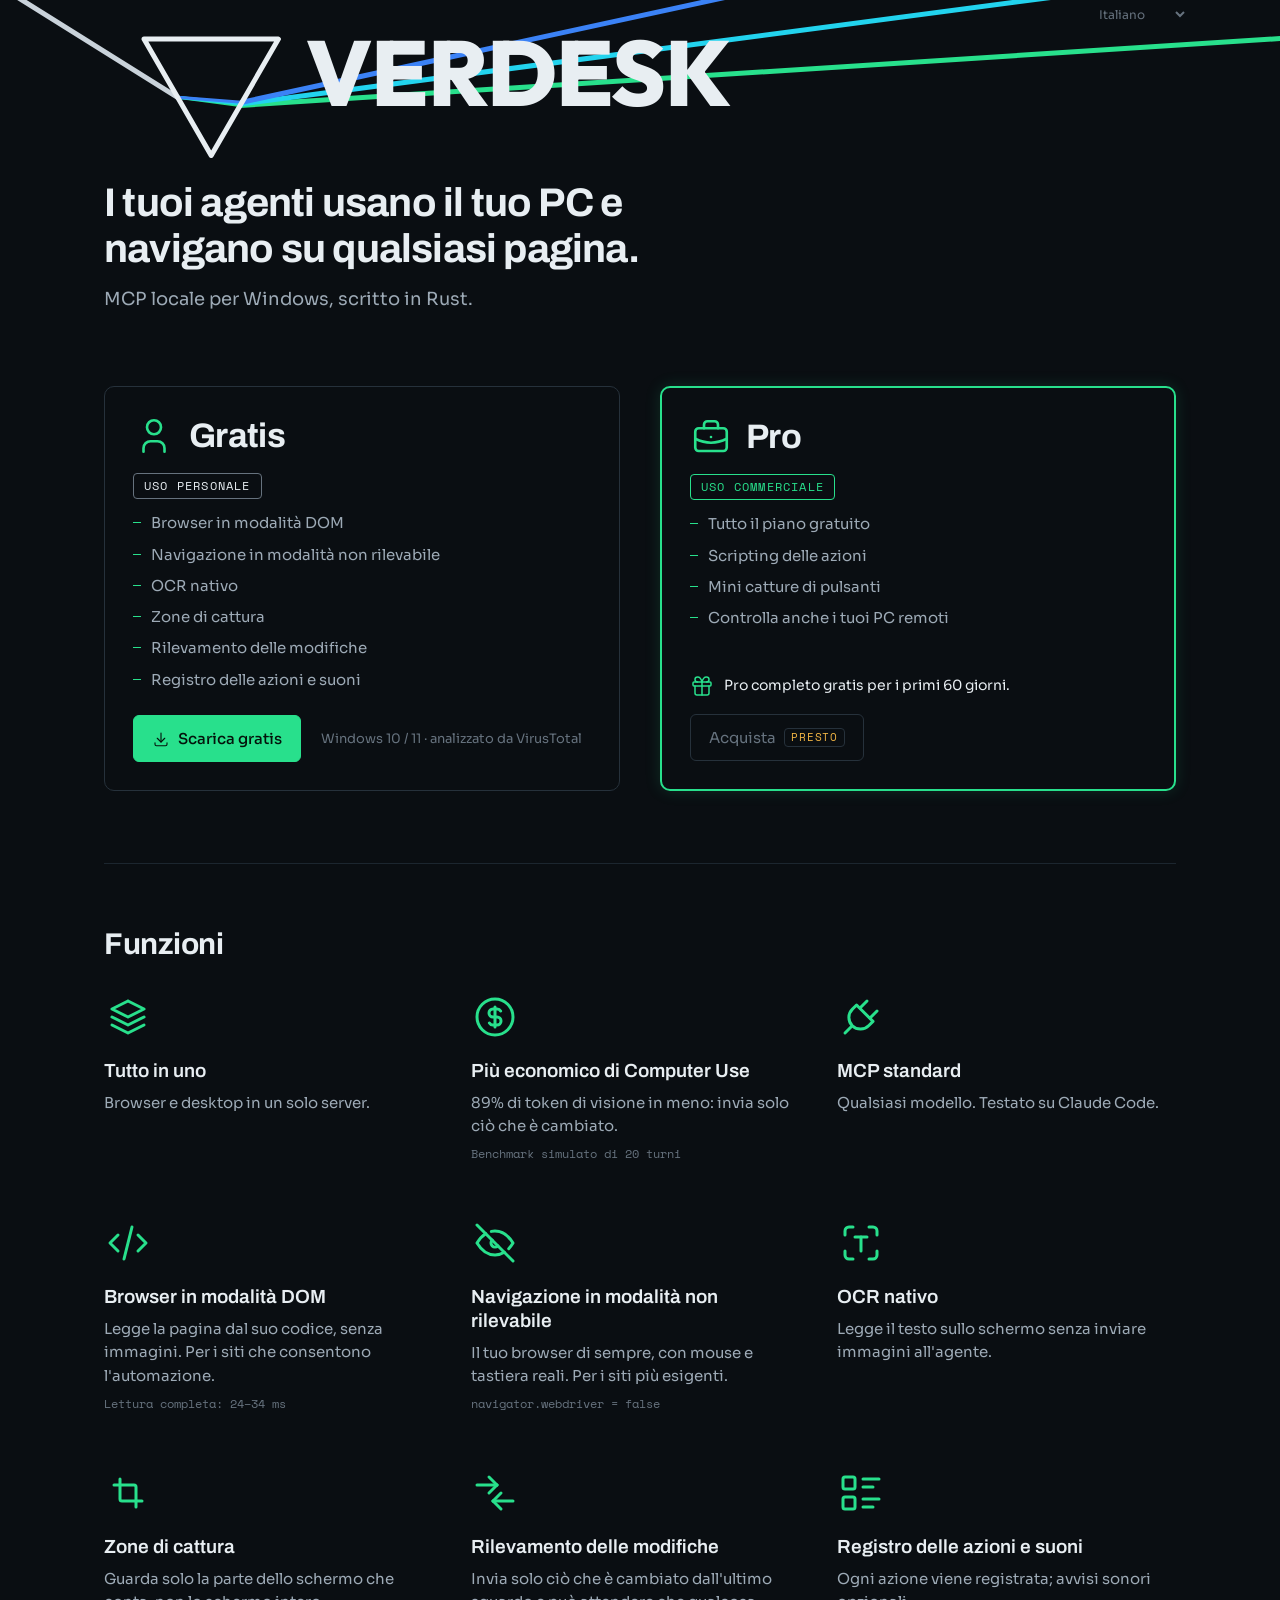
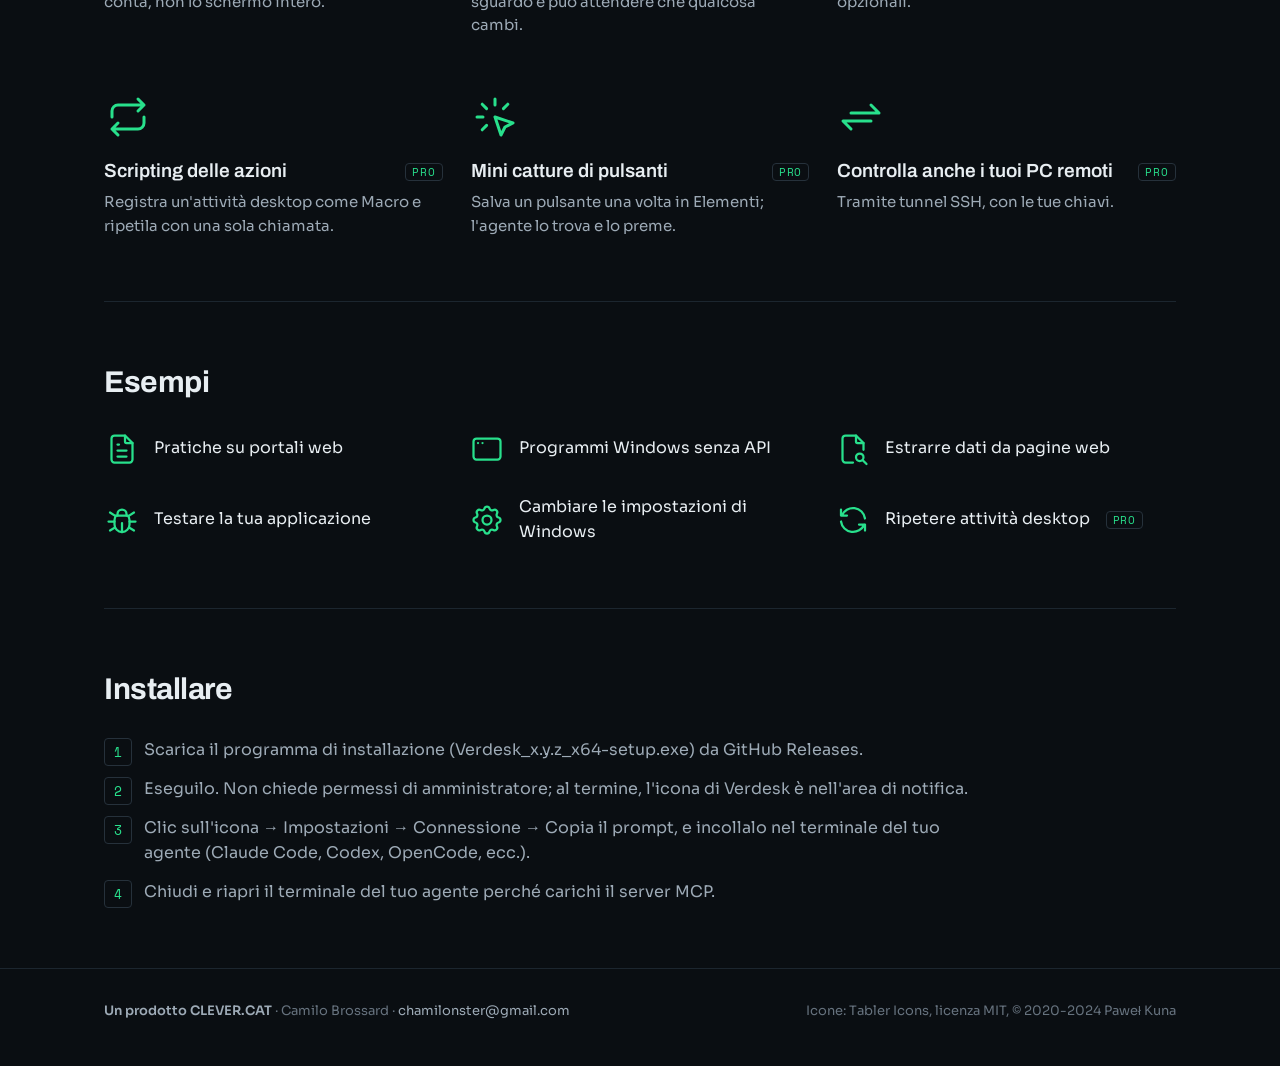
<file: it/index.html>
<!DOCTYPE html>
<html lang="it">
<head>
  <meta charset="UTF-8" />
  <meta name="viewport" content="width=device-width, initial-scale=1.0" />
  <title>Verdesk — I tuoi agenti usano il tuo PC e navigano su qualsiasi pagina</title>
  <meta name="description" content="Server MCP locale per Windows. I tuoi agenti usano il tuo PC e navigano su qualsiasi pagina: modalità DOM, modalità non rilevabile, OCR nativo, e si invia solo ciò che è cambiato. Gratis per uso personale." />
  <meta name="theme-color" content="#0A0E12" />
  <link rel="icon" href="/favicon.ico" sizes="any" />
  <link rel="icon" type="image/svg+xml" href="/favicon.svg" />
  <link rel="icon" type="image/png" sizes="96x96" href="/favicon-96.png" />
  <link rel="apple-touch-icon" href="/apple-touch-icon.png" />
  <meta property="og:title" content="Verdesk — I tuoi agenti usano il tuo PC e navigano su qualsiasi pagina" />
  <meta property="og:description" content="Server MCP locale per Windows. I tuoi agenti usano il tuo PC e navigano su qualsiasi pagina: modalità DOM, modalità non rilevabile, OCR nativo, e si invia solo ciò che è cambiato. Gratis per uso personale." />
  <meta property="og:type" content="website" />
  <meta property="og:url" content="https://verdesk.app/it/" />
  <meta property="og:image" content="https://verdesk.app/og-image.png" />
  <meta name="twitter:card" content="summary_large_image" />
  <meta name="twitter:title" content="Verdesk — I tuoi agenti usano il tuo PC e navigano su qualsiasi pagina" />
  <meta name="twitter:description" content="Server MCP locale per Windows. I tuoi agenti usano il tuo PC e navigano su qualsiasi pagina: modalità DOM, modalità non rilevabile, OCR nativo, e si invia solo ciò che è cambiato. Gratis per uso personale." />
  <meta name="twitter:image" content="https://verdesk.app/og-image.png" />
  <script>
  /* Raíz "/": redirige al idioma del navegador antes de pintar (ct-2026-09-24-0027).
     Respeta la elección guardada en el selector ("en" = quedarse). Googlebot manda en-US: no redirige. */
  (function () {
    var p = location.pathname;
    if (p !== "/" && p !== "/index.html") return;
    var sup = ["es","pt","fr","de","it","nl","pl","tr","ru","uk","zh","ja","ko","en"], pick = null;
    try { pick = localStorage.getItem("verdesk.lang"); } catch (e) {}
    if (!pick) {
      var ls = (navigator.languages && navigator.languages.length) ? navigator.languages : [navigator.language || "en"];
      for (var i = 0; i < ls.length; i++) {
        var c = String(ls[i]).toLowerCase().split("-")[0];
        if (sup.indexOf(c) !== -1) { pick = c; break; }
      }
    }
    if (pick && pick !== "en" && sup.indexOf(pick) !== -1) location.replace("/" + pick + "/" + location.search + location.hash);
  })();
  </script>
  <link rel="stylesheet" href="/fonts.css?v=23" />
  <link rel="stylesheet" href="/style.css?v=23" />
  <script src="/i18n.js?v=23" defer></script>
  <script type="application/ld+json">
  {
    "@context": "https://schema.org",
    "@type": "SoftwareApplication",
    "name": "Verdesk",
    "url": "https://verdesk.app/",
    "image": "https://verdesk.app/og-image.png",
    "description": "Local MCP server for Windows, made in Rust. Your agents use your PC and browse any page.",
    "applicationCategory": "DeveloperApplication",
    "operatingSystem": "Windows 10, Windows 11",
    "downloadUrl": "https://github.com/clevercat64/verdesk/releases/latest",
    "offers": { "@type": "Offer", "price": "0", "priceCurrency": "USD" },
    "publisher": { "@type": "Organization", "name": "CLEVER.CAT", "url": "https://clever.cat" }
  }
  </script>
  <!-- I18N-SEO:START -->
  <link rel="canonical" href="https://verdesk.app/it/" />
  <meta property="og:locale" content="it_IT" />
  <link rel="alternate" hreflang="en" href="https://verdesk.app/" />
  <link rel="alternate" hreflang="es" href="https://verdesk.app/es/" />
  <link rel="alternate" hreflang="pt" href="https://verdesk.app/pt/" />
  <link rel="alternate" hreflang="fr" href="https://verdesk.app/fr/" />
  <link rel="alternate" hreflang="de" href="https://verdesk.app/de/" />
  <link rel="alternate" hreflang="it" href="https://verdesk.app/it/" />
  <link rel="alternate" hreflang="nl" href="https://verdesk.app/nl/" />
  <link rel="alternate" hreflang="pl" href="https://verdesk.app/pl/" />
  <link rel="alternate" hreflang="tr" href="https://verdesk.app/tr/" />
  <link rel="alternate" hreflang="ru" href="https://verdesk.app/ru/" />
  <link rel="alternate" hreflang="uk" href="https://verdesk.app/uk/" />
  <link rel="alternate" hreflang="zh" href="https://verdesk.app/zh/" />
  <link rel="alternate" hreflang="ja" href="https://verdesk.app/ja/" />
  <link rel="alternate" hreflang="ko" href="https://verdesk.app/ko/" />
  <link rel="alternate" hreflang="x-default" href="https://verdesk.app/" />
  <!-- I18N-SEO:END -->
</head>
<body>
  <!-- Icons: Tabler Icons (https://tabler.io/icons), MIT License, (c) 2020-2024 Pawel Kuna -->
  <svg width="0" height="0" style="position:absolute" aria-hidden="true">
    <symbol id="i-download" viewBox="0 0 24 24" fill="none" stroke="currentColor" stroke-width="1.5" stroke-linecap="round" stroke-linejoin="round"><path d="M4 17v2a2 2 0 0 0 2 2h12a2 2 0 0 0 2 -2v-2" /><path d="M7 11l5 5l5 -5" /><path d="M12 4l0 12" /></symbol>
    <symbol id="i-stack-2" viewBox="0 0 24 24" fill="none" stroke="currentColor" stroke-width="1.5" stroke-linecap="round" stroke-linejoin="round"><path d="M12 4l-8 4l8 4l8 -4l-8 -4" /><path d="M4 12l8 4l8 -4" /><path d="M4 16l8 4l8 -4" /></symbol>
    <symbol id="i-coin" viewBox="0 0 24 24" fill="none" stroke="currentColor" stroke-width="1.5" stroke-linecap="round" stroke-linejoin="round"><path d="M12 12m-9 0a9 9 0 1 0 18 0a9 9 0 1 0 -18 0" /><path d="M14.8 9a2 2 0 0 0 -1.8 -1h-2a2 2 0 1 0 0 4h2a2 2 0 1 1 0 4h-2a2 2 0 0 1 -1.8 -1" /><path d="M12 7v10" /></symbol>
    <symbol id="i-code" viewBox="0 0 24 24" fill="none" stroke="currentColor" stroke-width="1.5" stroke-linecap="round" stroke-linejoin="round"><path d="M7 8l-4 4l4 4" /><path d="M17 8l4 4l-4 4" /><path d="M14 4l-4 16" /></symbol>
    <symbol id="i-eye-off" viewBox="0 0 24 24" fill="none" stroke="currentColor" stroke-width="1.5" stroke-linecap="round" stroke-linejoin="round"><path d="M10.585 10.587a2 2 0 0 0 2.829 2.828" /><path d="M16.681 16.673a8.717 8.717 0 0 1 -4.681 1.327c-3.6 0 -6.6 -2 -9 -6c1.272 -2.12 2.712 -3.678 4.32 -4.674m2.86 -1.146a9.055 9.055 0 0 1 1.82 -.18c3.6 0 6.6 2 9 6c-.666 1.11 -1.379 2.067 -2.138 2.87" /><path d="M3 3l18 18" /></symbol>
    <symbol id="i-plug" viewBox="0 0 24 24" fill="none" stroke="currentColor" stroke-width="1.5" stroke-linecap="round" stroke-linejoin="round"><path d="M9.785 6l8.215 8.215l-2.054 2.054a5.81 5.81 0 1 1 -8.215 -8.215l2.054 -2.054z" /><path d="M4 20l3.5 -3.5" /><path d="M15 4l-3.5 3.5" /><path d="M20 9l-3.5 3.5" /></symbol>
    <symbol id="i-text-recognition" viewBox="0 0 24 24" fill="none" stroke="currentColor" stroke-width="1.5" stroke-linecap="round" stroke-linejoin="round"><path d="M4 8v-2a2 2 0 0 1 2 -2h2" /><path d="M4 16v2a2 2 0 0 0 2 2h2" /><path d="M16 4h2a2 2 0 0 1 2 2v2" /><path d="M16 20h2a2 2 0 0 0 2 -2v-2" /><path d="M12 16v-7" /><path d="M9 9h6" /></symbol>
    <symbol id="i-crop" viewBox="0 0 24 24" fill="none" stroke="currentColor" stroke-width="1.5" stroke-linecap="round" stroke-linejoin="round"><path d="M8 5v10a1 1 0 0 0 1 1h10" /><path d="M5 8h10a1 1 0 0 1 1 1v10" /></symbol>
    <symbol id="i-arrows-diff" viewBox="0 0 24 24" fill="none" stroke="currentColor" stroke-width="1.5" stroke-linecap="round" stroke-linejoin="round"><path d="M11 16h10" /><path d="M11 16l4 4" /><path d="M11 16l4 -4" /><path d="M13 8h-10" /><path d="M13 8l-4 4" /><path d="M13 8l-4 -4" /></symbol>
    <symbol id="i-list-details" viewBox="0 0 24 24" fill="none" stroke="currentColor" stroke-width="1.5" stroke-linecap="round" stroke-linejoin="round"><path d="M13 5h8" /><path d="M13 9h5" /><path d="M13 15h8" /><path d="M13 19h5" /><path d="M3 4m0 1a1 1 0 0 1 1 -1h4a1 1 0 0 1 1 1v4a1 1 0 0 1 -1 1h-4a1 1 0 0 1 -1 -1z" /><path d="M3 14m0 1a1 1 0 0 1 1 -1h4a1 1 0 0 1 1 1v4a1 1 0 0 1 -1 1h-4a1 1 0 0 1 -1 -1z" /></symbol>
    <symbol id="i-repeat" viewBox="0 0 24 24" fill="none" stroke="currentColor" stroke-width="1.5" stroke-linecap="round" stroke-linejoin="round"><path d="M4 12v-3a3 3 0 0 1 3 -3h13m-3 -3l3 3l-3 3" /><path d="M20 12v3a3 3 0 0 1 -3 3h-13m3 3l-3 -3l3 -3" /></symbol>
    <symbol id="i-click" viewBox="0 0 24 24" fill="none" stroke="currentColor" stroke-width="1.5" stroke-linecap="round" stroke-linejoin="round"><path d="M3 12l3 0" /><path d="M12 3l0 3" /><path d="M7.8 7.8l-2.2 -2.2" /><path d="M16.2 7.8l2.2 -2.2" /><path d="M7.8 16.2l-2.2 2.2" /><path d="M12 12l9 3l-4 2l-2 4l-3 -9" /></symbol>
    <symbol id="i-arrows-exchange" viewBox="0 0 24 24" fill="none" stroke="currentColor" stroke-width="1.5" stroke-linecap="round" stroke-linejoin="round"><path d="M7 10h14l-4 -4" /><path d="M17 14h-14l4 4" /></symbol>
    <symbol id="i-file-text" viewBox="0 0 24 24" fill="none" stroke="currentColor" stroke-width="1.5" stroke-linecap="round" stroke-linejoin="round"><path d="M14 3v4a1 1 0 0 0 1 1h4" /><path d="M17 21h-10a2 2 0 0 1 -2 -2v-14a2 2 0 0 1 2 -2h7l5 5v11a2 2 0 0 1 -2 2z" /><path d="M9 9l1 0" /><path d="M9 13l6 0" /><path d="M9 17l6 0" /></symbol>
    <symbol id="i-app-window" viewBox="0 0 24 24" fill="none" stroke="currentColor" stroke-width="1.5" stroke-linecap="round" stroke-linejoin="round"><path d="M3 5m0 2a2 2 0 0 1 2 -2h14a2 2 0 0 1 2 2v10a2 2 0 0 1 -2 2h-14a2 2 0 0 1 -2 -2z" /><path d="M6 8h.01" /><path d="M9 8h.01" /></symbol>
    <symbol id="i-file-search" viewBox="0 0 24 24" fill="none" stroke="currentColor" stroke-width="1.5" stroke-linecap="round" stroke-linejoin="round"><path d="M14 3v4a1 1 0 0 0 1 1h4" /><path d="M12 21h-5a2 2 0 0 1 -2 -2v-14a2 2 0 0 1 2 -2h7l5 5v4.5" /><path d="M16.5 17.5m-2.5 0a2.5 2.5 0 1 0 5 0a2.5 2.5 0 1 0 -5 0" /><path d="M18.5 19.5l2.5 2.5" /></symbol>
    <symbol id="i-bug" viewBox="0 0 24 24" fill="none" stroke="currentColor" stroke-width="1.5" stroke-linecap="round" stroke-linejoin="round"><path d="M9 9v-1a3 3 0 0 1 6 0v1" /><path d="M8 9h8a6 6 0 0 1 1 3v3a5 5 0 0 1 -10 0v-3a6 6 0 0 1 1 -3" /><path d="M3 13l4 0" /><path d="M17 13l4 0" /><path d="M12 20l0 -6" /><path d="M4 19l3.35 -2" /><path d="M20 19l-3.35 -2" /><path d="M4 7l3.75 2.4" /><path d="M20 7l-3.75 2.4" /></symbol>
    <symbol id="i-settings" viewBox="0 0 24 24" fill="none" stroke="currentColor" stroke-width="1.5" stroke-linecap="round" stroke-linejoin="round"><path d="M10.325 4.317c.426 -1.756 2.924 -1.756 3.35 0a1.724 1.724 0 0 0 2.573 1.066c1.543 -.94 3.31 .826 2.37 2.37a1.724 1.724 0 0 0 1.065 2.572c1.756 .426 1.756 2.924 0 3.35a1.724 1.724 0 0 0 -1.066 2.573c.94 1.543 -.826 3.31 -2.37 2.37a1.724 1.724 0 0 0 -2.572 1.065c-.426 1.756 -2.924 1.756 -3.35 0a1.724 1.724 0 0 0 -2.573 -1.066c-1.543 .94 -3.31 -.826 -2.37 -2.37a1.724 1.724 0 0 0 -1.065 -2.572c-1.756 -.426 -1.756 -2.924 0 -3.35a1.724 1.724 0 0 0 1.066 -2.573c-.94 -1.543 .826 -3.31 2.37 -2.37c1 .608 2.296 .07 2.572 -1.065z" /><path d="M9 12a3 3 0 1 0 6 0a3 3 0 0 0 -6 0" /></symbol>
    <symbol id="i-refresh" viewBox="0 0 24 24" fill="none" stroke="currentColor" stroke-width="1.5" stroke-linecap="round" stroke-linejoin="round"><path d="M20 11a8.1 8.1 0 0 0 -15.5 -2m-.5 -4v4h4" /><path d="M4 13a8.1 8.1 0 0 0 15.5 2m.5 4v-4h-4" /></symbol>
    <symbol id="i-gift" viewBox="0 0 24 24" fill="none" stroke="currentColor" stroke-width="1.5" stroke-linecap="round" stroke-linejoin="round"><path d="M3 8m0 1a1 1 0 0 1 1 -1h16a1 1 0 0 1 1 1v2a1 1 0 0 1 -1 1h-16a1 1 0 0 1 -1 -1z" /><path d="M12 8l0 13" /><path d="M19 12v7a2 2 0 0 1 -2 2h-10a2 2 0 0 1 -2 -2v-7" /><path d="M7.5 8a2.5 2.5 0 0 1 0 -5a4.8 8 0 0 1 4.5 5a4.8 8 0 0 1 4.5 -5a2.5 2.5 0 0 1 0 5" /></symbol>
    <symbol id="i-user" viewBox="0 0 24 24" fill="none" stroke="currentColor" stroke-width="1.5" stroke-linecap="round" stroke-linejoin="round"><path d="M8 7a4 4 0 1 0 8 0a4 4 0 0 0 -8 0" /><path d="M6 21v-2a4 4 0 0 1 4 -4h4a4 4 0 0 1 4 4v2" /></symbol>
    <symbol id="i-briefcase" viewBox="0 0 24 24" fill="none" stroke="currentColor" stroke-width="1.5" stroke-linecap="round" stroke-linejoin="round"><path d="M3 7m0 2a2 2 0 0 1 2 -2h14a2 2 0 0 1 2 2v9a2 2 0 0 1 -2 2h-14a2 2 0 0 1 -2 -2z" /><path d="M8 7v-2a2 2 0 0 1 2 -2h4a2 2 0 0 1 2 2v2" /><path d="M12 12l0 .01" /><path d="M3 13a20 20 0 0 0 18 0" /></symbol>
    <symbol id="logo-d2" viewBox="0 2 64 44" fill="none" stroke-linecap="round" stroke-linejoin="round"><g transform="matrix(1 0 0 -1 0 48)"><path d="M4.00 29.35L16.00 21.86" stroke="#9DAAB6" stroke-width="2.4"/><path d="M16.00 21.86L30.87 19.90" stroke="#28E08C" stroke-width="1.4"/><path d="M16.00 21.86L31.08 20.26" stroke="#22D3EE" stroke-width="1.4"/><path d="M16.00 21.86L31.31 20.66" stroke="#3B82F6" stroke-width="1.4"/><path d="M24.00 8.00L40.00 35.71H8.00Z" stroke="#E8EEF2" stroke-width="2.4"/><path d="M30.87 19.90L63.00 21.96" stroke="#28E08C" stroke-width="2.4"/><path d="M31.08 20.26L63.00 24.46" stroke="#22D3EE" stroke-width="2.4"/><path d="M31.31 20.66L63.00 27.54" stroke="#3B82F6" stroke-width="2.4"/></g></symbol>
  </svg>

  <select class="lang-select lang-top" id="lang-select" aria-label="Language">
    <option value="en" selected>English</option>
  </select>

  <main class="wrap" id="top">
    <div class="beam" role="img" aria-label="Verdesk"><div class="beam-inner"><svg><path d="M-3318.6 -2022.4L73.6 97.3" stroke="#C9D2DA" stroke-width="5"/><path d="M73.6 97.3L136.0 105.5" stroke="#28E08C" stroke-width="3"/><path d="M73.6 97.3L136.9 104.0" stroke="#22D3EE" stroke-width="3"/><path d="M73.6 97.3L137.9 102.3" stroke="#3B82F6" stroke-width="3"/><path d="M136.0 105.5L4127.8 -151.5" stroke="#28E08C" stroke-width="5"/><path d="M136.9 104.0L4102.8 -417.6" stroke="#22D3EE" stroke-width="5"/><path d="M137.9 102.3L4046.9 -746.1" stroke="#3B82F6" stroke-width="5"/><path d="M107.2 155.5L174.4 39.1L40.0 39.1Z" stroke="#E8EEF2" stroke-width="5" stroke-linejoin="round"/><text x="201.9" y="105.6" class="beam-word">VERDESK</text></svg></div></div>
    <section class="hero">
      <h1 data-i18n="hero.h1">I tuoi agenti usano il tuo PC e navigano su qualsiasi pagina.</h1>
      <p class="lede" data-i18n="hero.sub">MCP locale per Windows, scritto in Rust.</p>
    </section>

    <section class="plans-top" id="plans">
      <div class="plans">
        <div class="card"><div class="card-head"><svg class="ic plan-ic"><use href="#i-user"/></svg><h3 data-i18n="plan.free.t">Gratis</h3></div><span class="use" data-i18n="plan.free.personal">Uso personale</span><ul><li><span data-i18n="f.dom.t">Browser in modalità DOM</span></li><li><span data-i18n="f.stealth.t">Navigazione in modalità non rilevabile</span></li><li><span data-i18n="f.ocr.t">OCR nativo</span></li><li><span data-i18n="f.zone.t">Zone di cattura</span></li><li><span data-i18n="f.diff.t">Rilevamento delle modifiche</span></li><li><span data-i18n="f.log.t">Registro delle azioni e suoni</span></li></ul><div class="cta"><a class="btn primary" href="https://github.com/clevercat64/verdesk/releases/latest"><svg class="ic"><use href="#i-download"/></svg><span data-i18n="hero.download">Scarica gratis</span></a><a class="note" href="https://www.virustotal.com/gui/url/f37914798183b410f59b6f8d9f3163dbd8a1b7edc382f666fbac66edbec6bd60" data-i18n="hero.note">Windows 10 / 11 · analizzato da VirusTotal</a></div></div>
        <div class="card pro-card"><div class="card-head"><svg class="ic plan-ic"><use href="#i-briefcase"/></svg><h3>Pro</h3></div><span class="use" data-i18n="plan.pro.commercial">Uso commerciale</span><ul><li><span data-i18n="plan.pro.all">Tutto il piano gratuito</span></li><li><span data-i18n="f.script.t">Scripting delle azioni</span></li><li><span data-i18n="f.btn.t">Mini catture di pulsanti</span></li><li><span data-i18n="f.remote.t">Controlla anche i tuoi PC remoti</span></li></ul><p class="card-foot trial"><svg class="ic"><use href="#i-gift"/></svg><span data-i18n="hero.trial">Pro completo gratis per i primi 60 giorni.</span></p><button class="btn buy-btn" type="button" disabled><span data-i18n="plan.pro.buy">Acquista</span><span class="soon" data-i18n="plan.pro.soon">presto</span></button></div>
      </div>
    </section>

    <section class="band" id="features">
      <h2 class="label" data-i18n="sec.features">Funzioni</h2>
      <ul class="six">
      <li style="--i:0"><svg class="ic"><use href="#i-stack-2"/></svg><h2 data-i18n="f.all.t">Tutto in uno</h2><p data-i18n="f.all.d">Browser e desktop in un solo server.</p></li>
      <li style="--i:1"><svg class="ic"><use href="#i-coin"/></svg><h2 data-i18n="f.cheap.t">Più economico di Computer Use</h2><p data-i18n="f.cheap.d">89% di token di visione in meno: invia solo ciò che è cambiato.</p><span class="src" data-i18n="f.cheap.s">Benchmark simulato di 20 turni</span></li>
      <li style="--i:2"><svg class="ic"><use href="#i-plug"/></svg><h2 data-i18n="f.mcp.t">MCP standard</h2><p data-i18n="f.mcp.d">Qualsiasi modello. Testato su Claude Code.</p></li>
      <li style="--i:3"><svg class="ic"><use href="#i-code"/></svg><h2 data-i18n="f.dom.t">Browser in modalità DOM</h2><p data-i18n="f.dom.d">Legge la pagina dal suo codice, senza immagini. Per i siti che consentono l'automazione.</p><span class="src" data-i18n="f.dom.s">Lettura completa: 24–34 ms</span></li>
      <li style="--i:4"><svg class="ic"><use href="#i-eye-off"/></svg><h2 data-i18n="f.stealth.t">Navigazione in modalità non rilevabile</h2><p data-i18n="f.stealth.d">Il tuo browser di sempre, con mouse e tastiera reali. Per i siti più esigenti.</p><span class="src">navigator.webdriver = false</span></li>
      <li style="--i:5"><svg class="ic"><use href="#i-text-recognition"/></svg><h2 data-i18n="f.ocr.t">OCR nativo</h2><p data-i18n="f.ocr.d">Legge il testo sullo schermo senza inviare immagini all'agente.</p></li>
      <li style="--i:6"><svg class="ic"><use href="#i-crop"/></svg><h2 data-i18n="f.zone.t">Zone di cattura</h2><p data-i18n="f.zone.d">Guarda solo la parte dello schermo che conta, non lo schermo intero.</p></li>
      <li style="--i:7"><svg class="ic"><use href="#i-arrows-diff"/></svg><h2 data-i18n="f.diff.t">Rilevamento delle modifiche</h2><p data-i18n="f.diff.d">Invia solo ciò che è cambiato dall'ultimo sguardo e può attendere che qualcosa cambi.</p></li>
      <li style="--i:8"><svg class="ic"><use href="#i-list-details"/></svg><h2 data-i18n="f.log.t">Registro delle azioni e suoni</h2><p data-i18n="f.log.d">Ogni azione viene registrata; avvisi sonori opzionali.</p></li>
      <li style="--i:9"><svg class="ic"><use href="#i-repeat"/></svg><h2 data-i18n="f.script.t">Scripting delle azioni</h2><span class="pro">PRO</span><p data-i18n="f.script.d">Registra un'attività desktop come Macro e ripetila con una sola chiamata.</p></li>
      <li style="--i:10"><svg class="ic"><use href="#i-click"/></svg><h2 data-i18n="f.btn.t">Mini catture di pulsanti</h2><span class="pro">PRO</span><p data-i18n="f.btn.d">Salva un pulsante una volta in Elementi; l'agente lo trova e lo preme.</p></li>
      <li style="--i:11"><svg class="ic"><use href="#i-arrows-exchange"/></svg><h2 data-i18n="f.remote.t">Controlla anche i tuoi PC remoti</h2><span class="pro">PRO</span><p data-i18n="f.remote.d">Tramite tunnel SSH, con le tue chiavi.</p></li>
      </ul>
    </section>

    <section class="band" id="examples">
      <h2 class="label" data-i18n="sec.examples">Esempi</h2>
      <ul class="ex">
      <li style="--i:13"><svg class="ic"><use href="#i-file-text"/></svg><span data-i18n="ex.1">Pratiche su portali web</span></li>
      <li style="--i:14"><svg class="ic"><use href="#i-app-window"/></svg><span data-i18n="ex.2">Programmi Windows senza API</span></li>
      <li style="--i:15"><svg class="ic"><use href="#i-file-search"/></svg><span data-i18n="ex.3">Estrarre dati da pagine web</span></li>
      <li style="--i:16"><svg class="ic"><use href="#i-bug"/></svg><span data-i18n="ex.4">Testare la tua applicazione</span></li>
      <li style="--i:17"><svg class="ic"><use href="#i-settings"/></svg><span data-i18n="ex.5">Cambiare le impostazioni di Windows</span></li>
      <li style="--i:18"><svg class="ic"><use href="#i-refresh"/></svg><span data-i18n="ex.6">Ripetere attività desktop</span><span class="pro">PRO</span></li>
      </ul>
    </section>

    <section class="band" id="install">
      <h2 class="label" data-i18n="sec.install">Installare</h2>
      <ol class="steps">
        <li><span data-i18n="install.1">Scarica il programma di installazione (Verdesk_x.y.z_x64-setup.exe) da GitHub Releases.</span></li>
        <li><span data-i18n="install.2">Eseguilo. Non chiede permessi di amministratore; al termine, l'icona di Verdesk è nell'area di notifica.</span></li>
        <li><span data-i18n="install.3">Clic sull'icona → Impostazioni → Connessione → Copia il prompt, e incollalo nel terminale del tuo agente (Claude Code, Codex, OpenCode, ecc.).</span></li>
        <li><span data-i18n="install.4">Chiudi e riapri il terminale del tuo agente perché carichi il server MCP.</span></li>
      </ol>
    </section>
  </main>

  <footer>
    <div class="wrap">
      <span><a class="cc" href="https://clever.cat" data-i18n-html="nav.by">Un prodotto <b>CLEVER.CAT</b></a> · Camilo Brossard · <span class="sel">chamilonster@gmail.com</span></span>
      <span><span data-i18n="footer.icons">Icone: Tabler Icons, licenza MIT</span>, © 2020-2024 Paweł Kuna</span>
    </div>
  </footer>
</body>
</html>
</file>
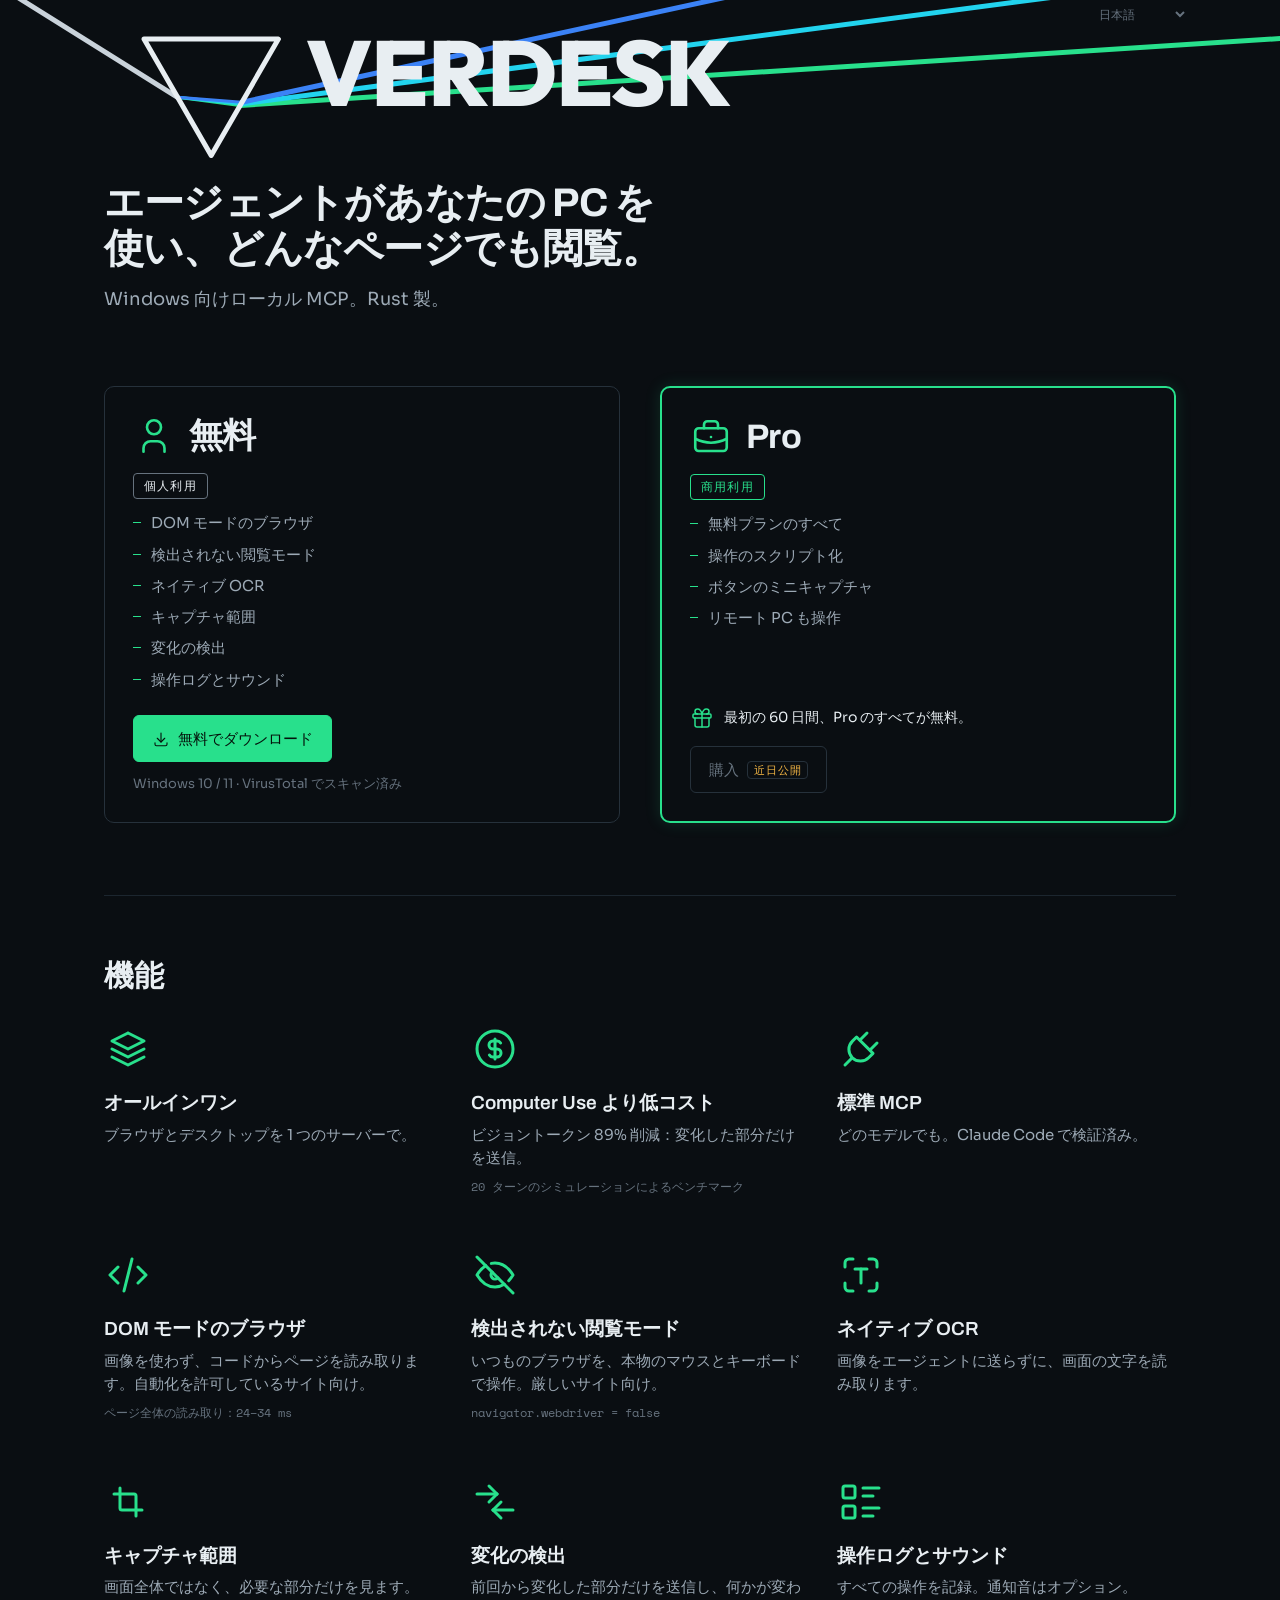
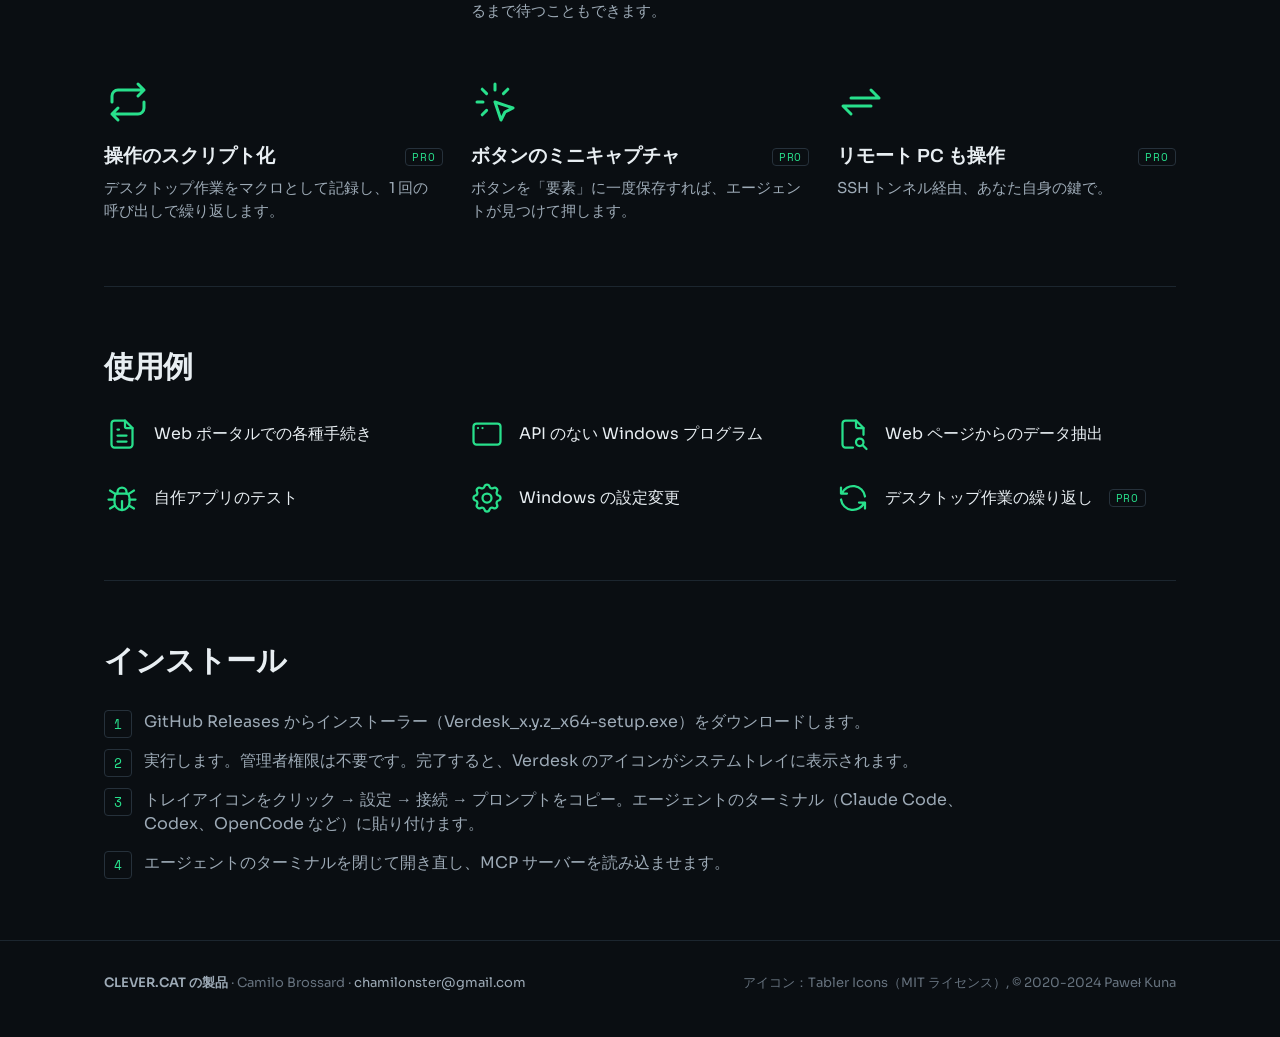
<file: ja/index.html>
<!DOCTYPE html>
<html lang="ja">
<head>
  <meta charset="UTF-8" />
  <meta name="viewport" content="width=device-width, initial-scale=1.0" />
  <title>Verdesk — エージェントがあなたの PC を使い、どんなページでも閲覧</title>
  <meta name="description" content="Windows 向けローカル MCP サーバー。エージェントがあなたの PC を使い、どんなページでも閲覧します：DOM モード、検出されないモード、ネイティブ OCR、送るのは変化した部分だけ。個人利用は無料。" />
  <meta name="theme-color" content="#0A0E12" />
  <link rel="icon" href="/favicon.ico" sizes="any" />
  <link rel="icon" type="image/svg+xml" href="/favicon.svg" />
  <link rel="icon" type="image/png" sizes="96x96" href="/favicon-96.png" />
  <link rel="apple-touch-icon" href="/apple-touch-icon.png" />
  <meta property="og:title" content="Verdesk — エージェントがあなたの PC を使い、どんなページでも閲覧" />
  <meta property="og:description" content="Windows 向けローカル MCP サーバー。エージェントがあなたの PC を使い、どんなページでも閲覧します：DOM モード、検出されないモード、ネイティブ OCR、送るのは変化した部分だけ。個人利用は無料。" />
  <meta property="og:type" content="website" />
  <meta property="og:url" content="https://verdesk.app/ja/" />
  <meta property="og:image" content="https://verdesk.app/og-image.png" />
  <meta name="twitter:card" content="summary_large_image" />
  <meta name="twitter:title" content="Verdesk — エージェントがあなたの PC を使い、どんなページでも閲覧" />
  <meta name="twitter:description" content="Windows 向けローカル MCP サーバー。エージェントがあなたの PC を使い、どんなページでも閲覧します：DOM モード、検出されないモード、ネイティブ OCR、送るのは変化した部分だけ。個人利用は無料。" />
  <meta name="twitter:image" content="https://verdesk.app/og-image.png" />
  <script>
  /* Raíz "/": redirige al idioma del navegador antes de pintar (ct-2026-09-24-0027).
     Respeta la elección guardada en el selector ("en" = quedarse). Googlebot manda en-US: no redirige. */
  (function () {
    var p = location.pathname;
    if (p !== "/" && p !== "/index.html") return;
    var sup = ["es","pt","fr","de","it","nl","pl","tr","ru","uk","zh","ja","ko","en"], pick = null;
    try { pick = localStorage.getItem("verdesk.lang"); } catch (e) {}
    if (!pick) {
      var ls = (navigator.languages && navigator.languages.length) ? navigator.languages : [navigator.language || "en"];
      for (var i = 0; i < ls.length; i++) {
        var c = String(ls[i]).toLowerCase().split("-")[0];
        if (sup.indexOf(c) !== -1) { pick = c; break; }
      }
    }
    if (pick && pick !== "en" && sup.indexOf(pick) !== -1) location.replace("/" + pick + "/" + location.search + location.hash);
  })();
  </script>
  <link rel="stylesheet" href="/fonts.css?v=23" />
  <link rel="stylesheet" href="/style.css?v=23" />
  <script src="/i18n.js?v=23" defer></script>
  <script type="application/ld+json">
  {
    "@context": "https://schema.org",
    "@type": "SoftwareApplication",
    "name": "Verdesk",
    "url": "https://verdesk.app/",
    "image": "https://verdesk.app/og-image.png",
    "description": "Local MCP server for Windows, made in Rust. Your agents use your PC and browse any page.",
    "applicationCategory": "DeveloperApplication",
    "operatingSystem": "Windows 10, Windows 11",
    "downloadUrl": "https://github.com/clevercat64/verdesk/releases/latest",
    "offers": { "@type": "Offer", "price": "0", "priceCurrency": "USD" },
    "publisher": { "@type": "Organization", "name": "CLEVER.CAT", "url": "https://clever.cat" }
  }
  </script>
  <!-- I18N-SEO:START -->
  <link rel="canonical" href="https://verdesk.app/ja/" />
  <meta property="og:locale" content="ja_JP" />
  <link rel="alternate" hreflang="en" href="https://verdesk.app/" />
  <link rel="alternate" hreflang="es" href="https://verdesk.app/es/" />
  <link rel="alternate" hreflang="pt" href="https://verdesk.app/pt/" />
  <link rel="alternate" hreflang="fr" href="https://verdesk.app/fr/" />
  <link rel="alternate" hreflang="de" href="https://verdesk.app/de/" />
  <link rel="alternate" hreflang="it" href="https://verdesk.app/it/" />
  <link rel="alternate" hreflang="nl" href="https://verdesk.app/nl/" />
  <link rel="alternate" hreflang="pl" href="https://verdesk.app/pl/" />
  <link rel="alternate" hreflang="tr" href="https://verdesk.app/tr/" />
  <link rel="alternate" hreflang="ru" href="https://verdesk.app/ru/" />
  <link rel="alternate" hreflang="uk" href="https://verdesk.app/uk/" />
  <link rel="alternate" hreflang="zh" href="https://verdesk.app/zh/" />
  <link rel="alternate" hreflang="ja" href="https://verdesk.app/ja/" />
  <link rel="alternate" hreflang="ko" href="https://verdesk.app/ko/" />
  <link rel="alternate" hreflang="x-default" href="https://verdesk.app/" />
  <!-- I18N-SEO:END -->
</head>
<body>
  <!-- Icons: Tabler Icons (https://tabler.io/icons), MIT License, (c) 2020-2024 Pawel Kuna -->
  <svg width="0" height="0" style="position:absolute" aria-hidden="true">
    <symbol id="i-download" viewBox="0 0 24 24" fill="none" stroke="currentColor" stroke-width="1.5" stroke-linecap="round" stroke-linejoin="round"><path d="M4 17v2a2 2 0 0 0 2 2h12a2 2 0 0 0 2 -2v-2" /><path d="M7 11l5 5l5 -5" /><path d="M12 4l0 12" /></symbol>
    <symbol id="i-stack-2" viewBox="0 0 24 24" fill="none" stroke="currentColor" stroke-width="1.5" stroke-linecap="round" stroke-linejoin="round"><path d="M12 4l-8 4l8 4l8 -4l-8 -4" /><path d="M4 12l8 4l8 -4" /><path d="M4 16l8 4l8 -4" /></symbol>
    <symbol id="i-coin" viewBox="0 0 24 24" fill="none" stroke="currentColor" stroke-width="1.5" stroke-linecap="round" stroke-linejoin="round"><path d="M12 12m-9 0a9 9 0 1 0 18 0a9 9 0 1 0 -18 0" /><path d="M14.8 9a2 2 0 0 0 -1.8 -1h-2a2 2 0 1 0 0 4h2a2 2 0 1 1 0 4h-2a2 2 0 0 1 -1.8 -1" /><path d="M12 7v10" /></symbol>
    <symbol id="i-code" viewBox="0 0 24 24" fill="none" stroke="currentColor" stroke-width="1.5" stroke-linecap="round" stroke-linejoin="round"><path d="M7 8l-4 4l4 4" /><path d="M17 8l4 4l-4 4" /><path d="M14 4l-4 16" /></symbol>
    <symbol id="i-eye-off" viewBox="0 0 24 24" fill="none" stroke="currentColor" stroke-width="1.5" stroke-linecap="round" stroke-linejoin="round"><path d="M10.585 10.587a2 2 0 0 0 2.829 2.828" /><path d="M16.681 16.673a8.717 8.717 0 0 1 -4.681 1.327c-3.6 0 -6.6 -2 -9 -6c1.272 -2.12 2.712 -3.678 4.32 -4.674m2.86 -1.146a9.055 9.055 0 0 1 1.82 -.18c3.6 0 6.6 2 9 6c-.666 1.11 -1.379 2.067 -2.138 2.87" /><path d="M3 3l18 18" /></symbol>
    <symbol id="i-plug" viewBox="0 0 24 24" fill="none" stroke="currentColor" stroke-width="1.5" stroke-linecap="round" stroke-linejoin="round"><path d="M9.785 6l8.215 8.215l-2.054 2.054a5.81 5.81 0 1 1 -8.215 -8.215l2.054 -2.054z" /><path d="M4 20l3.5 -3.5" /><path d="M15 4l-3.5 3.5" /><path d="M20 9l-3.5 3.5" /></symbol>
    <symbol id="i-text-recognition" viewBox="0 0 24 24" fill="none" stroke="currentColor" stroke-width="1.5" stroke-linecap="round" stroke-linejoin="round"><path d="M4 8v-2a2 2 0 0 1 2 -2h2" /><path d="M4 16v2a2 2 0 0 0 2 2h2" /><path d="M16 4h2a2 2 0 0 1 2 2v2" /><path d="M16 20h2a2 2 0 0 0 2 -2v-2" /><path d="M12 16v-7" /><path d="M9 9h6" /></symbol>
    <symbol id="i-crop" viewBox="0 0 24 24" fill="none" stroke="currentColor" stroke-width="1.5" stroke-linecap="round" stroke-linejoin="round"><path d="M8 5v10a1 1 0 0 0 1 1h10" /><path d="M5 8h10a1 1 0 0 1 1 1v10" /></symbol>
    <symbol id="i-arrows-diff" viewBox="0 0 24 24" fill="none" stroke="currentColor" stroke-width="1.5" stroke-linecap="round" stroke-linejoin="round"><path d="M11 16h10" /><path d="M11 16l4 4" /><path d="M11 16l4 -4" /><path d="M13 8h-10" /><path d="M13 8l-4 4" /><path d="M13 8l-4 -4" /></symbol>
    <symbol id="i-list-details" viewBox="0 0 24 24" fill="none" stroke="currentColor" stroke-width="1.5" stroke-linecap="round" stroke-linejoin="round"><path d="M13 5h8" /><path d="M13 9h5" /><path d="M13 15h8" /><path d="M13 19h5" /><path d="M3 4m0 1a1 1 0 0 1 1 -1h4a1 1 0 0 1 1 1v4a1 1 0 0 1 -1 1h-4a1 1 0 0 1 -1 -1z" /><path d="M3 14m0 1a1 1 0 0 1 1 -1h4a1 1 0 0 1 1 1v4a1 1 0 0 1 -1 1h-4a1 1 0 0 1 -1 -1z" /></symbol>
    <symbol id="i-repeat" viewBox="0 0 24 24" fill="none" stroke="currentColor" stroke-width="1.5" stroke-linecap="round" stroke-linejoin="round"><path d="M4 12v-3a3 3 0 0 1 3 -3h13m-3 -3l3 3l-3 3" /><path d="M20 12v3a3 3 0 0 1 -3 3h-13m3 3l-3 -3l3 -3" /></symbol>
    <symbol id="i-click" viewBox="0 0 24 24" fill="none" stroke="currentColor" stroke-width="1.5" stroke-linecap="round" stroke-linejoin="round"><path d="M3 12l3 0" /><path d="M12 3l0 3" /><path d="M7.8 7.8l-2.2 -2.2" /><path d="M16.2 7.8l2.2 -2.2" /><path d="M7.8 16.2l-2.2 2.2" /><path d="M12 12l9 3l-4 2l-2 4l-3 -9" /></symbol>
    <symbol id="i-arrows-exchange" viewBox="0 0 24 24" fill="none" stroke="currentColor" stroke-width="1.5" stroke-linecap="round" stroke-linejoin="round"><path d="M7 10h14l-4 -4" /><path d="M17 14h-14l4 4" /></symbol>
    <symbol id="i-file-text" viewBox="0 0 24 24" fill="none" stroke="currentColor" stroke-width="1.5" stroke-linecap="round" stroke-linejoin="round"><path d="M14 3v4a1 1 0 0 0 1 1h4" /><path d="M17 21h-10a2 2 0 0 1 -2 -2v-14a2 2 0 0 1 2 -2h7l5 5v11a2 2 0 0 1 -2 2z" /><path d="M9 9l1 0" /><path d="M9 13l6 0" /><path d="M9 17l6 0" /></symbol>
    <symbol id="i-app-window" viewBox="0 0 24 24" fill="none" stroke="currentColor" stroke-width="1.5" stroke-linecap="round" stroke-linejoin="round"><path d="M3 5m0 2a2 2 0 0 1 2 -2h14a2 2 0 0 1 2 2v10a2 2 0 0 1 -2 2h-14a2 2 0 0 1 -2 -2z" /><path d="M6 8h.01" /><path d="M9 8h.01" /></symbol>
    <symbol id="i-file-search" viewBox="0 0 24 24" fill="none" stroke="currentColor" stroke-width="1.5" stroke-linecap="round" stroke-linejoin="round"><path d="M14 3v4a1 1 0 0 0 1 1h4" /><path d="M12 21h-5a2 2 0 0 1 -2 -2v-14a2 2 0 0 1 2 -2h7l5 5v4.5" /><path d="M16.5 17.5m-2.5 0a2.5 2.5 0 1 0 5 0a2.5 2.5 0 1 0 -5 0" /><path d="M18.5 19.5l2.5 2.5" /></symbol>
    <symbol id="i-bug" viewBox="0 0 24 24" fill="none" stroke="currentColor" stroke-width="1.5" stroke-linecap="round" stroke-linejoin="round"><path d="M9 9v-1a3 3 0 0 1 6 0v1" /><path d="M8 9h8a6 6 0 0 1 1 3v3a5 5 0 0 1 -10 0v-3a6 6 0 0 1 1 -3" /><path d="M3 13l4 0" /><path d="M17 13l4 0" /><path d="M12 20l0 -6" /><path d="M4 19l3.35 -2" /><path d="M20 19l-3.35 -2" /><path d="M4 7l3.75 2.4" /><path d="M20 7l-3.75 2.4" /></symbol>
    <symbol id="i-settings" viewBox="0 0 24 24" fill="none" stroke="currentColor" stroke-width="1.5" stroke-linecap="round" stroke-linejoin="round"><path d="M10.325 4.317c.426 -1.756 2.924 -1.756 3.35 0a1.724 1.724 0 0 0 2.573 1.066c1.543 -.94 3.31 .826 2.37 2.37a1.724 1.724 0 0 0 1.065 2.572c1.756 .426 1.756 2.924 0 3.35a1.724 1.724 0 0 0 -1.066 2.573c.94 1.543 -.826 3.31 -2.37 2.37a1.724 1.724 0 0 0 -2.572 1.065c-.426 1.756 -2.924 1.756 -3.35 0a1.724 1.724 0 0 0 -2.573 -1.066c-1.543 .94 -3.31 -.826 -2.37 -2.37a1.724 1.724 0 0 0 -1.065 -2.572c-1.756 -.426 -1.756 -2.924 0 -3.35a1.724 1.724 0 0 0 1.066 -2.573c-.94 -1.543 .826 -3.31 2.37 -2.37c1 .608 2.296 .07 2.572 -1.065z" /><path d="M9 12a3 3 0 1 0 6 0a3 3 0 0 0 -6 0" /></symbol>
    <symbol id="i-refresh" viewBox="0 0 24 24" fill="none" stroke="currentColor" stroke-width="1.5" stroke-linecap="round" stroke-linejoin="round"><path d="M20 11a8.1 8.1 0 0 0 -15.5 -2m-.5 -4v4h4" /><path d="M4 13a8.1 8.1 0 0 0 15.5 2m.5 4v-4h-4" /></symbol>
    <symbol id="i-gift" viewBox="0 0 24 24" fill="none" stroke="currentColor" stroke-width="1.5" stroke-linecap="round" stroke-linejoin="round"><path d="M3 8m0 1a1 1 0 0 1 1 -1h16a1 1 0 0 1 1 1v2a1 1 0 0 1 -1 1h-16a1 1 0 0 1 -1 -1z" /><path d="M12 8l0 13" /><path d="M19 12v7a2 2 0 0 1 -2 2h-10a2 2 0 0 1 -2 -2v-7" /><path d="M7.5 8a2.5 2.5 0 0 1 0 -5a4.8 8 0 0 1 4.5 5a4.8 8 0 0 1 4.5 -5a2.5 2.5 0 0 1 0 5" /></symbol>
    <symbol id="i-user" viewBox="0 0 24 24" fill="none" stroke="currentColor" stroke-width="1.5" stroke-linecap="round" stroke-linejoin="round"><path d="M8 7a4 4 0 1 0 8 0a4 4 0 0 0 -8 0" /><path d="M6 21v-2a4 4 0 0 1 4 -4h4a4 4 0 0 1 4 4v2" /></symbol>
    <symbol id="i-briefcase" viewBox="0 0 24 24" fill="none" stroke="currentColor" stroke-width="1.5" stroke-linecap="round" stroke-linejoin="round"><path d="M3 7m0 2a2 2 0 0 1 2 -2h14a2 2 0 0 1 2 2v9a2 2 0 0 1 -2 2h-14a2 2 0 0 1 -2 -2z" /><path d="M8 7v-2a2 2 0 0 1 2 -2h4a2 2 0 0 1 2 2v2" /><path d="M12 12l0 .01" /><path d="M3 13a20 20 0 0 0 18 0" /></symbol>
    <symbol id="logo-d2" viewBox="0 2 64 44" fill="none" stroke-linecap="round" stroke-linejoin="round"><g transform="matrix(1 0 0 -1 0 48)"><path d="M4.00 29.35L16.00 21.86" stroke="#9DAAB6" stroke-width="2.4"/><path d="M16.00 21.86L30.87 19.90" stroke="#28E08C" stroke-width="1.4"/><path d="M16.00 21.86L31.08 20.26" stroke="#22D3EE" stroke-width="1.4"/><path d="M16.00 21.86L31.31 20.66" stroke="#3B82F6" stroke-width="1.4"/><path d="M24.00 8.00L40.00 35.71H8.00Z" stroke="#E8EEF2" stroke-width="2.4"/><path d="M30.87 19.90L63.00 21.96" stroke="#28E08C" stroke-width="2.4"/><path d="M31.08 20.26L63.00 24.46" stroke="#22D3EE" stroke-width="2.4"/><path d="M31.31 20.66L63.00 27.54" stroke="#3B82F6" stroke-width="2.4"/></g></symbol>
  </svg>

  <select class="lang-select lang-top" id="lang-select" aria-label="Language">
    <option value="en" selected>English</option>
  </select>

  <main class="wrap" id="top">
    <div class="beam" role="img" aria-label="Verdesk"><div class="beam-inner"><svg><path d="M-3318.6 -2022.4L73.6 97.3" stroke="#C9D2DA" stroke-width="5"/><path d="M73.6 97.3L136.0 105.5" stroke="#28E08C" stroke-width="3"/><path d="M73.6 97.3L136.9 104.0" stroke="#22D3EE" stroke-width="3"/><path d="M73.6 97.3L137.9 102.3" stroke="#3B82F6" stroke-width="3"/><path d="M136.0 105.5L4127.8 -151.5" stroke="#28E08C" stroke-width="5"/><path d="M136.9 104.0L4102.8 -417.6" stroke="#22D3EE" stroke-width="5"/><path d="M137.9 102.3L4046.9 -746.1" stroke="#3B82F6" stroke-width="5"/><path d="M107.2 155.5L174.4 39.1L40.0 39.1Z" stroke="#E8EEF2" stroke-width="5" stroke-linejoin="round"/><text x="201.9" y="105.6" class="beam-word">VERDESK</text></svg></div></div>
    <section class="hero">
      <h1 data-i18n="hero.h1">エージェントがあなたの PC を使い、どんなページでも閲覧。</h1>
      <p class="lede" data-i18n="hero.sub">Windows 向けローカル MCP。Rust 製。</p>
    </section>

    <section class="plans-top" id="plans">
      <div class="plans">
        <div class="card"><div class="card-head"><svg class="ic plan-ic"><use href="#i-user"/></svg><h3 data-i18n="plan.free.t">無料</h3></div><span class="use" data-i18n="plan.free.personal">個人利用</span><ul><li><span data-i18n="f.dom.t">DOM モードのブラウザ</span></li><li><span data-i18n="f.stealth.t">検出されない閲覧モード</span></li><li><span data-i18n="f.ocr.t">ネイティブ OCR</span></li><li><span data-i18n="f.zone.t">キャプチャ範囲</span></li><li><span data-i18n="f.diff.t">変化の検出</span></li><li><span data-i18n="f.log.t">操作ログとサウンド</span></li></ul><div class="cta"><a class="btn primary" href="https://github.com/clevercat64/verdesk/releases/latest"><svg class="ic"><use href="#i-download"/></svg><span data-i18n="hero.download">無料でダウンロード</span></a><a class="note" href="https://www.virustotal.com/gui/url/f37914798183b410f59b6f8d9f3163dbd8a1b7edc382f666fbac66edbec6bd60" data-i18n="hero.note">Windows 10 / 11 · VirusTotal でスキャン済み</a></div></div>
        <div class="card pro-card"><div class="card-head"><svg class="ic plan-ic"><use href="#i-briefcase"/></svg><h3>Pro</h3></div><span class="use" data-i18n="plan.pro.commercial">商用利用</span><ul><li><span data-i18n="plan.pro.all">無料プランのすべて</span></li><li><span data-i18n="f.script.t">操作のスクリプト化</span></li><li><span data-i18n="f.btn.t">ボタンのミニキャプチャ</span></li><li><span data-i18n="f.remote.t">リモート PC も操作</span></li></ul><p class="card-foot trial"><svg class="ic"><use href="#i-gift"/></svg><span data-i18n="hero.trial">最初の 60 日間、Pro のすべてが無料。</span></p><button class="btn buy-btn" type="button" disabled><span data-i18n="plan.pro.buy">購入</span><span class="soon" data-i18n="plan.pro.soon">近日公開</span></button></div>
      </div>
    </section>

    <section class="band" id="features">
      <h2 class="label" data-i18n="sec.features">機能</h2>
      <ul class="six">
      <li style="--i:0"><svg class="ic"><use href="#i-stack-2"/></svg><h2 data-i18n="f.all.t">オールインワン</h2><p data-i18n="f.all.d">ブラウザとデスクトップを 1 つのサーバーで。</p></li>
      <li style="--i:1"><svg class="ic"><use href="#i-coin"/></svg><h2 data-i18n="f.cheap.t">Computer Use より低コスト</h2><p data-i18n="f.cheap.d">ビジョントークン 89% 削減：変化した部分だけを送信。</p><span class="src" data-i18n="f.cheap.s">20 ターンのシミュレーションによるベンチマーク</span></li>
      <li style="--i:2"><svg class="ic"><use href="#i-plug"/></svg><h2 data-i18n="f.mcp.t">標準 MCP</h2><p data-i18n="f.mcp.d">どのモデルでも。Claude Code で検証済み。</p></li>
      <li style="--i:3"><svg class="ic"><use href="#i-code"/></svg><h2 data-i18n="f.dom.t">DOM モードのブラウザ</h2><p data-i18n="f.dom.d">画像を使わず、コードからページを読み取ります。自動化を許可しているサイト向け。</p><span class="src" data-i18n="f.dom.s">ページ全体の読み取り：24–34 ms</span></li>
      <li style="--i:4"><svg class="ic"><use href="#i-eye-off"/></svg><h2 data-i18n="f.stealth.t">検出されない閲覧モード</h2><p data-i18n="f.stealth.d">いつものブラウザを、本物のマウスとキーボードで操作。厳しいサイト向け。</p><span class="src">navigator.webdriver = false</span></li>
      <li style="--i:5"><svg class="ic"><use href="#i-text-recognition"/></svg><h2 data-i18n="f.ocr.t">ネイティブ OCR</h2><p data-i18n="f.ocr.d">画像をエージェントに送らずに、画面の文字を読み取ります。</p></li>
      <li style="--i:6"><svg class="ic"><use href="#i-crop"/></svg><h2 data-i18n="f.zone.t">キャプチャ範囲</h2><p data-i18n="f.zone.d">画面全体ではなく、必要な部分だけを見ます。</p></li>
      <li style="--i:7"><svg class="ic"><use href="#i-arrows-diff"/></svg><h2 data-i18n="f.diff.t">変化の検出</h2><p data-i18n="f.diff.d">前回から変化した部分だけを送信し、何かが変わるまで待つこともできます。</p></li>
      <li style="--i:8"><svg class="ic"><use href="#i-list-details"/></svg><h2 data-i18n="f.log.t">操作ログとサウンド</h2><p data-i18n="f.log.d">すべての操作を記録。通知音はオプション。</p></li>
      <li style="--i:9"><svg class="ic"><use href="#i-repeat"/></svg><h2 data-i18n="f.script.t">操作のスクリプト化</h2><span class="pro">PRO</span><p data-i18n="f.script.d">デスクトップ作業をマクロとして記録し、1 回の呼び出しで繰り返します。</p></li>
      <li style="--i:10"><svg class="ic"><use href="#i-click"/></svg><h2 data-i18n="f.btn.t">ボタンのミニキャプチャ</h2><span class="pro">PRO</span><p data-i18n="f.btn.d">ボタンを「要素」に一度保存すれば、エージェントが見つけて押します。</p></li>
      <li style="--i:11"><svg class="ic"><use href="#i-arrows-exchange"/></svg><h2 data-i18n="f.remote.t">リモート PC も操作</h2><span class="pro">PRO</span><p data-i18n="f.remote.d">SSH トンネル経由、あなた自身の鍵で。</p></li>
      </ul>
    </section>

    <section class="band" id="examples">
      <h2 class="label" data-i18n="sec.examples">使用例</h2>
      <ul class="ex">
      <li style="--i:13"><svg class="ic"><use href="#i-file-text"/></svg><span data-i18n="ex.1">Web ポータルでの各種手続き</span></li>
      <li style="--i:14"><svg class="ic"><use href="#i-app-window"/></svg><span data-i18n="ex.2">API のない Windows プログラム</span></li>
      <li style="--i:15"><svg class="ic"><use href="#i-file-search"/></svg><span data-i18n="ex.3">Web ページからのデータ抽出</span></li>
      <li style="--i:16"><svg class="ic"><use href="#i-bug"/></svg><span data-i18n="ex.4">自作アプリのテスト</span></li>
      <li style="--i:17"><svg class="ic"><use href="#i-settings"/></svg><span data-i18n="ex.5">Windows の設定変更</span></li>
      <li style="--i:18"><svg class="ic"><use href="#i-refresh"/></svg><span data-i18n="ex.6">デスクトップ作業の繰り返し</span><span class="pro">PRO</span></li>
      </ul>
    </section>

    <section class="band" id="install">
      <h2 class="label" data-i18n="sec.install">インストール</h2>
      <ol class="steps">
        <li><span data-i18n="install.1">GitHub Releases からインストーラー（Verdesk_x.y.z_x64-setup.exe）をダウンロードします。</span></li>
        <li><span data-i18n="install.2">実行します。管理者権限は不要です。完了すると、Verdesk のアイコンがシステムトレイに表示されます。</span></li>
        <li><span data-i18n="install.3">トレイアイコンをクリック → 設定 → 接続 → プロンプトをコピー。エージェントのターミナル（Claude Code、Codex、OpenCode など）に貼り付けます。</span></li>
        <li><span data-i18n="install.4">エージェントのターミナルを閉じて開き直し、MCP サーバーを読み込ませます。</span></li>
      </ol>
    </section>
  </main>

  <footer>
    <div class="wrap">
      <span><a class="cc" href="https://clever.cat" data-i18n-html="nav.by"><b>CLEVER.CAT</b> の製品</a> · Camilo Brossard · <span class="sel">chamilonster@gmail.com</span></span>
      <span><span data-i18n="footer.icons">アイコン：Tabler Icons（MIT ライセンス）</span>, © 2020-2024 Paweł Kuna</span>
    </div>
  </footer>
</body>
</html>
</file>
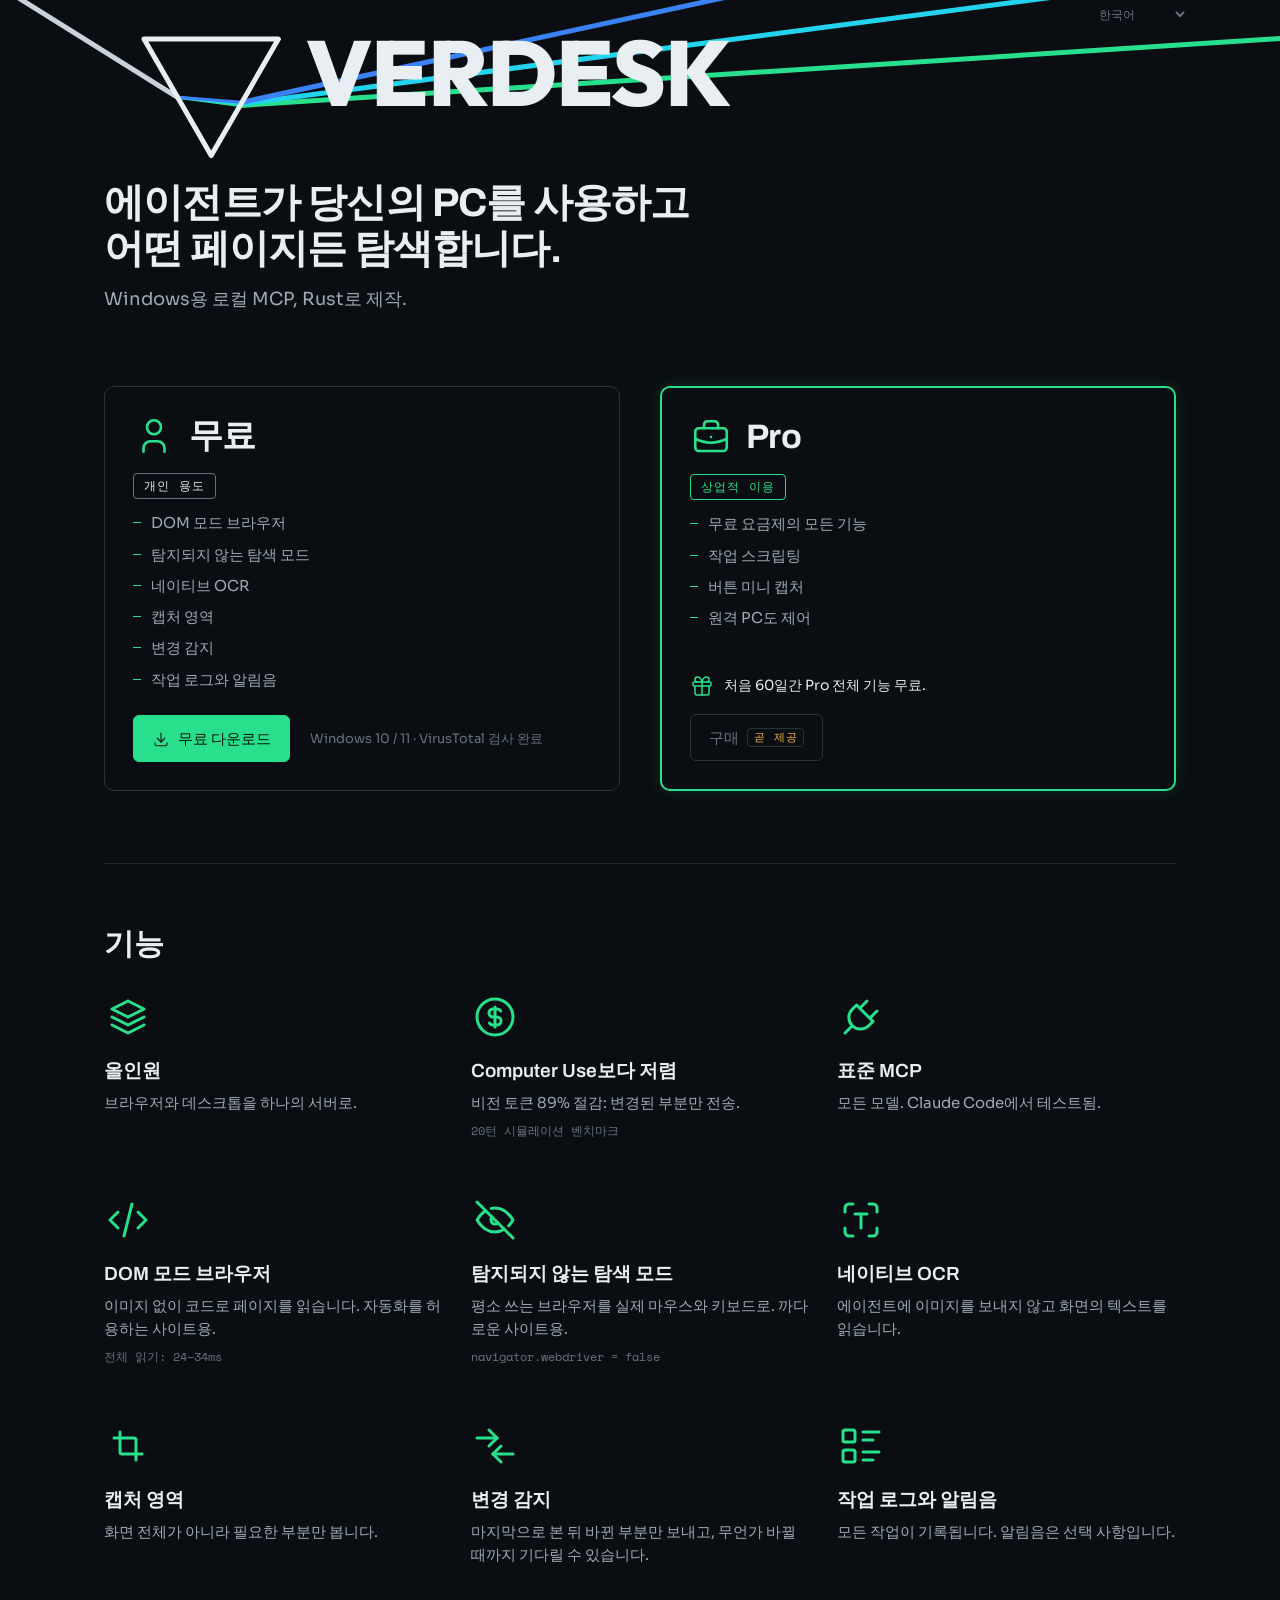
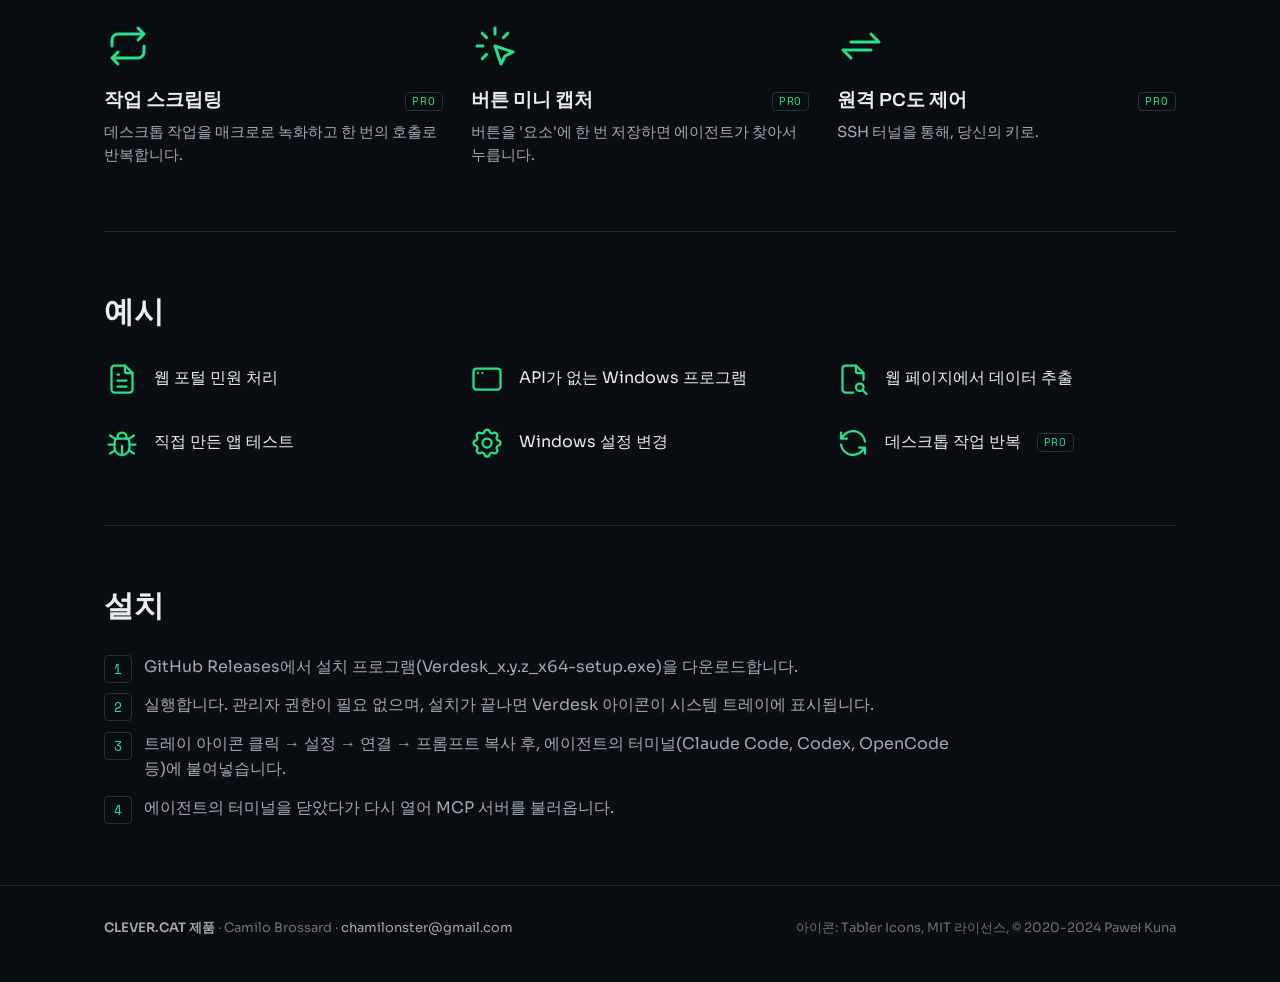
<file: ko/index.html>
<!DOCTYPE html>
<html lang="ko">
<head>
  <meta charset="UTF-8" />
  <meta name="viewport" content="width=device-width, initial-scale=1.0" />
  <title>Verdesk — 에이전트가 당신의 PC를 사용하고 어떤 페이지든 탐색합니다</title>
  <meta name="description" content="Windows용 로컬 MCP 서버. 에이전트가 당신의 PC를 사용하고 어떤 페이지든 탐색합니다: DOM 모드, 탐지되지 않는 모드, 네이티브 OCR, 변경된 부분만 전송. 개인 용도는 무료입니다." />
  <meta name="theme-color" content="#0A0E12" />
  <link rel="icon" href="/favicon.ico" sizes="any" />
  <link rel="icon" type="image/svg+xml" href="/favicon.svg" />
  <link rel="icon" type="image/png" sizes="96x96" href="/favicon-96.png" />
  <link rel="apple-touch-icon" href="/apple-touch-icon.png" />
  <meta property="og:title" content="Verdesk — 에이전트가 당신의 PC를 사용하고 어떤 페이지든 탐색합니다" />
  <meta property="og:description" content="Windows용 로컬 MCP 서버. 에이전트가 당신의 PC를 사용하고 어떤 페이지든 탐색합니다: DOM 모드, 탐지되지 않는 모드, 네이티브 OCR, 변경된 부분만 전송. 개인 용도는 무료입니다." />
  <meta property="og:type" content="website" />
  <meta property="og:url" content="https://verdesk.app/ko/" />
  <meta property="og:image" content="https://verdesk.app/og-image.png" />
  <meta name="twitter:card" content="summary_large_image" />
  <meta name="twitter:title" content="Verdesk — 에이전트가 당신의 PC를 사용하고 어떤 페이지든 탐색합니다" />
  <meta name="twitter:description" content="Windows용 로컬 MCP 서버. 에이전트가 당신의 PC를 사용하고 어떤 페이지든 탐색합니다: DOM 모드, 탐지되지 않는 모드, 네이티브 OCR, 변경된 부분만 전송. 개인 용도는 무료입니다." />
  <meta name="twitter:image" content="https://verdesk.app/og-image.png" />
  <script>
  /* Raíz "/": redirige al idioma del navegador antes de pintar (ct-2026-09-24-0027).
     Respeta la elección guardada en el selector ("en" = quedarse). Googlebot manda en-US: no redirige. */
  (function () {
    var p = location.pathname;
    if (p !== "/" && p !== "/index.html") return;
    var sup = ["es","pt","fr","de","it","nl","pl","tr","ru","uk","zh","ja","ko","en"], pick = null;
    try { pick = localStorage.getItem("verdesk.lang"); } catch (e) {}
    if (!pick) {
      var ls = (navigator.languages && navigator.languages.length) ? navigator.languages : [navigator.language || "en"];
      for (var i = 0; i < ls.length; i++) {
        var c = String(ls[i]).toLowerCase().split("-")[0];
        if (sup.indexOf(c) !== -1) { pick = c; break; }
      }
    }
    if (pick && pick !== "en" && sup.indexOf(pick) !== -1) location.replace("/" + pick + "/" + location.search + location.hash);
  })();
  </script>
  <link rel="stylesheet" href="/fonts.css?v=23" />
  <link rel="stylesheet" href="/style.css?v=23" />
  <script src="/i18n.js?v=23" defer></script>
  <script type="application/ld+json">
  {
    "@context": "https://schema.org",
    "@type": "SoftwareApplication",
    "name": "Verdesk",
    "url": "https://verdesk.app/",
    "image": "https://verdesk.app/og-image.png",
    "description": "Local MCP server for Windows, made in Rust. Your agents use your PC and browse any page.",
    "applicationCategory": "DeveloperApplication",
    "operatingSystem": "Windows 10, Windows 11",
    "downloadUrl": "https://github.com/clevercat64/verdesk/releases/latest",
    "offers": { "@type": "Offer", "price": "0", "priceCurrency": "USD" },
    "publisher": { "@type": "Organization", "name": "CLEVER.CAT", "url": "https://clever.cat" }
  }
  </script>
  <!-- I18N-SEO:START -->
  <link rel="canonical" href="https://verdesk.app/ko/" />
  <meta property="og:locale" content="ko_KR" />
  <link rel="alternate" hreflang="en" href="https://verdesk.app/" />
  <link rel="alternate" hreflang="es" href="https://verdesk.app/es/" />
  <link rel="alternate" hreflang="pt" href="https://verdesk.app/pt/" />
  <link rel="alternate" hreflang="fr" href="https://verdesk.app/fr/" />
  <link rel="alternate" hreflang="de" href="https://verdesk.app/de/" />
  <link rel="alternate" hreflang="it" href="https://verdesk.app/it/" />
  <link rel="alternate" hreflang="nl" href="https://verdesk.app/nl/" />
  <link rel="alternate" hreflang="pl" href="https://verdesk.app/pl/" />
  <link rel="alternate" hreflang="tr" href="https://verdesk.app/tr/" />
  <link rel="alternate" hreflang="ru" href="https://verdesk.app/ru/" />
  <link rel="alternate" hreflang="uk" href="https://verdesk.app/uk/" />
  <link rel="alternate" hreflang="zh" href="https://verdesk.app/zh/" />
  <link rel="alternate" hreflang="ja" href="https://verdesk.app/ja/" />
  <link rel="alternate" hreflang="ko" href="https://verdesk.app/ko/" />
  <link rel="alternate" hreflang="x-default" href="https://verdesk.app/" />
  <!-- I18N-SEO:END -->
</head>
<body>
  <!-- Icons: Tabler Icons (https://tabler.io/icons), MIT License, (c) 2020-2024 Pawel Kuna -->
  <svg width="0" height="0" style="position:absolute" aria-hidden="true">
    <symbol id="i-download" viewBox="0 0 24 24" fill="none" stroke="currentColor" stroke-width="1.5" stroke-linecap="round" stroke-linejoin="round"><path d="M4 17v2a2 2 0 0 0 2 2h12a2 2 0 0 0 2 -2v-2" /><path d="M7 11l5 5l5 -5" /><path d="M12 4l0 12" /></symbol>
    <symbol id="i-stack-2" viewBox="0 0 24 24" fill="none" stroke="currentColor" stroke-width="1.5" stroke-linecap="round" stroke-linejoin="round"><path d="M12 4l-8 4l8 4l8 -4l-8 -4" /><path d="M4 12l8 4l8 -4" /><path d="M4 16l8 4l8 -4" /></symbol>
    <symbol id="i-coin" viewBox="0 0 24 24" fill="none" stroke="currentColor" stroke-width="1.5" stroke-linecap="round" stroke-linejoin="round"><path d="M12 12m-9 0a9 9 0 1 0 18 0a9 9 0 1 0 -18 0" /><path d="M14.8 9a2 2 0 0 0 -1.8 -1h-2a2 2 0 1 0 0 4h2a2 2 0 1 1 0 4h-2a2 2 0 0 1 -1.8 -1" /><path d="M12 7v10" /></symbol>
    <symbol id="i-code" viewBox="0 0 24 24" fill="none" stroke="currentColor" stroke-width="1.5" stroke-linecap="round" stroke-linejoin="round"><path d="M7 8l-4 4l4 4" /><path d="M17 8l4 4l-4 4" /><path d="M14 4l-4 16" /></symbol>
    <symbol id="i-eye-off" viewBox="0 0 24 24" fill="none" stroke="currentColor" stroke-width="1.5" stroke-linecap="round" stroke-linejoin="round"><path d="M10.585 10.587a2 2 0 0 0 2.829 2.828" /><path d="M16.681 16.673a8.717 8.717 0 0 1 -4.681 1.327c-3.6 0 -6.6 -2 -9 -6c1.272 -2.12 2.712 -3.678 4.32 -4.674m2.86 -1.146a9.055 9.055 0 0 1 1.82 -.18c3.6 0 6.6 2 9 6c-.666 1.11 -1.379 2.067 -2.138 2.87" /><path d="M3 3l18 18" /></symbol>
    <symbol id="i-plug" viewBox="0 0 24 24" fill="none" stroke="currentColor" stroke-width="1.5" stroke-linecap="round" stroke-linejoin="round"><path d="M9.785 6l8.215 8.215l-2.054 2.054a5.81 5.81 0 1 1 -8.215 -8.215l2.054 -2.054z" /><path d="M4 20l3.5 -3.5" /><path d="M15 4l-3.5 3.5" /><path d="M20 9l-3.5 3.5" /></symbol>
    <symbol id="i-text-recognition" viewBox="0 0 24 24" fill="none" stroke="currentColor" stroke-width="1.5" stroke-linecap="round" stroke-linejoin="round"><path d="M4 8v-2a2 2 0 0 1 2 -2h2" /><path d="M4 16v2a2 2 0 0 0 2 2h2" /><path d="M16 4h2a2 2 0 0 1 2 2v2" /><path d="M16 20h2a2 2 0 0 0 2 -2v-2" /><path d="M12 16v-7" /><path d="M9 9h6" /></symbol>
    <symbol id="i-crop" viewBox="0 0 24 24" fill="none" stroke="currentColor" stroke-width="1.5" stroke-linecap="round" stroke-linejoin="round"><path d="M8 5v10a1 1 0 0 0 1 1h10" /><path d="M5 8h10a1 1 0 0 1 1 1v10" /></symbol>
    <symbol id="i-arrows-diff" viewBox="0 0 24 24" fill="none" stroke="currentColor" stroke-width="1.5" stroke-linecap="round" stroke-linejoin="round"><path d="M11 16h10" /><path d="M11 16l4 4" /><path d="M11 16l4 -4" /><path d="M13 8h-10" /><path d="M13 8l-4 4" /><path d="M13 8l-4 -4" /></symbol>
    <symbol id="i-list-details" viewBox="0 0 24 24" fill="none" stroke="currentColor" stroke-width="1.5" stroke-linecap="round" stroke-linejoin="round"><path d="M13 5h8" /><path d="M13 9h5" /><path d="M13 15h8" /><path d="M13 19h5" /><path d="M3 4m0 1a1 1 0 0 1 1 -1h4a1 1 0 0 1 1 1v4a1 1 0 0 1 -1 1h-4a1 1 0 0 1 -1 -1z" /><path d="M3 14m0 1a1 1 0 0 1 1 -1h4a1 1 0 0 1 1 1v4a1 1 0 0 1 -1 1h-4a1 1 0 0 1 -1 -1z" /></symbol>
    <symbol id="i-repeat" viewBox="0 0 24 24" fill="none" stroke="currentColor" stroke-width="1.5" stroke-linecap="round" stroke-linejoin="round"><path d="M4 12v-3a3 3 0 0 1 3 -3h13m-3 -3l3 3l-3 3" /><path d="M20 12v3a3 3 0 0 1 -3 3h-13m3 3l-3 -3l3 -3" /></symbol>
    <symbol id="i-click" viewBox="0 0 24 24" fill="none" stroke="currentColor" stroke-width="1.5" stroke-linecap="round" stroke-linejoin="round"><path d="M3 12l3 0" /><path d="M12 3l0 3" /><path d="M7.8 7.8l-2.2 -2.2" /><path d="M16.2 7.8l2.2 -2.2" /><path d="M7.8 16.2l-2.2 2.2" /><path d="M12 12l9 3l-4 2l-2 4l-3 -9" /></symbol>
    <symbol id="i-arrows-exchange" viewBox="0 0 24 24" fill="none" stroke="currentColor" stroke-width="1.5" stroke-linecap="round" stroke-linejoin="round"><path d="M7 10h14l-4 -4" /><path d="M17 14h-14l4 4" /></symbol>
    <symbol id="i-file-text" viewBox="0 0 24 24" fill="none" stroke="currentColor" stroke-width="1.5" stroke-linecap="round" stroke-linejoin="round"><path d="M14 3v4a1 1 0 0 0 1 1h4" /><path d="M17 21h-10a2 2 0 0 1 -2 -2v-14a2 2 0 0 1 2 -2h7l5 5v11a2 2 0 0 1 -2 2z" /><path d="M9 9l1 0" /><path d="M9 13l6 0" /><path d="M9 17l6 0" /></symbol>
    <symbol id="i-app-window" viewBox="0 0 24 24" fill="none" stroke="currentColor" stroke-width="1.5" stroke-linecap="round" stroke-linejoin="round"><path d="M3 5m0 2a2 2 0 0 1 2 -2h14a2 2 0 0 1 2 2v10a2 2 0 0 1 -2 2h-14a2 2 0 0 1 -2 -2z" /><path d="M6 8h.01" /><path d="M9 8h.01" /></symbol>
    <symbol id="i-file-search" viewBox="0 0 24 24" fill="none" stroke="currentColor" stroke-width="1.5" stroke-linecap="round" stroke-linejoin="round"><path d="M14 3v4a1 1 0 0 0 1 1h4" /><path d="M12 21h-5a2 2 0 0 1 -2 -2v-14a2 2 0 0 1 2 -2h7l5 5v4.5" /><path d="M16.5 17.5m-2.5 0a2.5 2.5 0 1 0 5 0a2.5 2.5 0 1 0 -5 0" /><path d="M18.5 19.5l2.5 2.5" /></symbol>
    <symbol id="i-bug" viewBox="0 0 24 24" fill="none" stroke="currentColor" stroke-width="1.5" stroke-linecap="round" stroke-linejoin="round"><path d="M9 9v-1a3 3 0 0 1 6 0v1" /><path d="M8 9h8a6 6 0 0 1 1 3v3a5 5 0 0 1 -10 0v-3a6 6 0 0 1 1 -3" /><path d="M3 13l4 0" /><path d="M17 13l4 0" /><path d="M12 20l0 -6" /><path d="M4 19l3.35 -2" /><path d="M20 19l-3.35 -2" /><path d="M4 7l3.75 2.4" /><path d="M20 7l-3.75 2.4" /></symbol>
    <symbol id="i-settings" viewBox="0 0 24 24" fill="none" stroke="currentColor" stroke-width="1.5" stroke-linecap="round" stroke-linejoin="round"><path d="M10.325 4.317c.426 -1.756 2.924 -1.756 3.35 0a1.724 1.724 0 0 0 2.573 1.066c1.543 -.94 3.31 .826 2.37 2.37a1.724 1.724 0 0 0 1.065 2.572c1.756 .426 1.756 2.924 0 3.35a1.724 1.724 0 0 0 -1.066 2.573c.94 1.543 -.826 3.31 -2.37 2.37a1.724 1.724 0 0 0 -2.572 1.065c-.426 1.756 -2.924 1.756 -3.35 0a1.724 1.724 0 0 0 -2.573 -1.066c-1.543 .94 -3.31 -.826 -2.37 -2.37a1.724 1.724 0 0 0 -1.065 -2.572c-1.756 -.426 -1.756 -2.924 0 -3.35a1.724 1.724 0 0 0 1.066 -2.573c-.94 -1.543 .826 -3.31 2.37 -2.37c1 .608 2.296 .07 2.572 -1.065z" /><path d="M9 12a3 3 0 1 0 6 0a3 3 0 0 0 -6 0" /></symbol>
    <symbol id="i-refresh" viewBox="0 0 24 24" fill="none" stroke="currentColor" stroke-width="1.5" stroke-linecap="round" stroke-linejoin="round"><path d="M20 11a8.1 8.1 0 0 0 -15.5 -2m-.5 -4v4h4" /><path d="M4 13a8.1 8.1 0 0 0 15.5 2m.5 4v-4h-4" /></symbol>
    <symbol id="i-gift" viewBox="0 0 24 24" fill="none" stroke="currentColor" stroke-width="1.5" stroke-linecap="round" stroke-linejoin="round"><path d="M3 8m0 1a1 1 0 0 1 1 -1h16a1 1 0 0 1 1 1v2a1 1 0 0 1 -1 1h-16a1 1 0 0 1 -1 -1z" /><path d="M12 8l0 13" /><path d="M19 12v7a2 2 0 0 1 -2 2h-10a2 2 0 0 1 -2 -2v-7" /><path d="M7.5 8a2.5 2.5 0 0 1 0 -5a4.8 8 0 0 1 4.5 5a4.8 8 0 0 1 4.5 -5a2.5 2.5 0 0 1 0 5" /></symbol>
    <symbol id="i-user" viewBox="0 0 24 24" fill="none" stroke="currentColor" stroke-width="1.5" stroke-linecap="round" stroke-linejoin="round"><path d="M8 7a4 4 0 1 0 8 0a4 4 0 0 0 -8 0" /><path d="M6 21v-2a4 4 0 0 1 4 -4h4a4 4 0 0 1 4 4v2" /></symbol>
    <symbol id="i-briefcase" viewBox="0 0 24 24" fill="none" stroke="currentColor" stroke-width="1.5" stroke-linecap="round" stroke-linejoin="round"><path d="M3 7m0 2a2 2 0 0 1 2 -2h14a2 2 0 0 1 2 2v9a2 2 0 0 1 -2 2h-14a2 2 0 0 1 -2 -2z" /><path d="M8 7v-2a2 2 0 0 1 2 -2h4a2 2 0 0 1 2 2v2" /><path d="M12 12l0 .01" /><path d="M3 13a20 20 0 0 0 18 0" /></symbol>
    <symbol id="logo-d2" viewBox="0 2 64 44" fill="none" stroke-linecap="round" stroke-linejoin="round"><g transform="matrix(1 0 0 -1 0 48)"><path d="M4.00 29.35L16.00 21.86" stroke="#9DAAB6" stroke-width="2.4"/><path d="M16.00 21.86L30.87 19.90" stroke="#28E08C" stroke-width="1.4"/><path d="M16.00 21.86L31.08 20.26" stroke="#22D3EE" stroke-width="1.4"/><path d="M16.00 21.86L31.31 20.66" stroke="#3B82F6" stroke-width="1.4"/><path d="M24.00 8.00L40.00 35.71H8.00Z" stroke="#E8EEF2" stroke-width="2.4"/><path d="M30.87 19.90L63.00 21.96" stroke="#28E08C" stroke-width="2.4"/><path d="M31.08 20.26L63.00 24.46" stroke="#22D3EE" stroke-width="2.4"/><path d="M31.31 20.66L63.00 27.54" stroke="#3B82F6" stroke-width="2.4"/></g></symbol>
  </svg>

  <select class="lang-select lang-top" id="lang-select" aria-label="Language">
    <option value="en" selected>English</option>
  </select>

  <main class="wrap" id="top">
    <div class="beam" role="img" aria-label="Verdesk"><div class="beam-inner"><svg><path d="M-3318.6 -2022.4L73.6 97.3" stroke="#C9D2DA" stroke-width="5"/><path d="M73.6 97.3L136.0 105.5" stroke="#28E08C" stroke-width="3"/><path d="M73.6 97.3L136.9 104.0" stroke="#22D3EE" stroke-width="3"/><path d="M73.6 97.3L137.9 102.3" stroke="#3B82F6" stroke-width="3"/><path d="M136.0 105.5L4127.8 -151.5" stroke="#28E08C" stroke-width="5"/><path d="M136.9 104.0L4102.8 -417.6" stroke="#22D3EE" stroke-width="5"/><path d="M137.9 102.3L4046.9 -746.1" stroke="#3B82F6" stroke-width="5"/><path d="M107.2 155.5L174.4 39.1L40.0 39.1Z" stroke="#E8EEF2" stroke-width="5" stroke-linejoin="round"/><text x="201.9" y="105.6" class="beam-word">VERDESK</text></svg></div></div>
    <section class="hero">
      <h1 data-i18n="hero.h1">에이전트가 당신의 PC를 사용하고 어떤 페이지든 탐색합니다.</h1>
      <p class="lede" data-i18n="hero.sub">Windows용 로컬 MCP, Rust로 제작.</p>
    </section>

    <section class="plans-top" id="plans">
      <div class="plans">
        <div class="card"><div class="card-head"><svg class="ic plan-ic"><use href="#i-user"/></svg><h3 data-i18n="plan.free.t">무료</h3></div><span class="use" data-i18n="plan.free.personal">개인 용도</span><ul><li><span data-i18n="f.dom.t">DOM 모드 브라우저</span></li><li><span data-i18n="f.stealth.t">탐지되지 않는 탐색 모드</span></li><li><span data-i18n="f.ocr.t">네이티브 OCR</span></li><li><span data-i18n="f.zone.t">캡처 영역</span></li><li><span data-i18n="f.diff.t">변경 감지</span></li><li><span data-i18n="f.log.t">작업 로그와 알림음</span></li></ul><div class="cta"><a class="btn primary" href="https://github.com/clevercat64/verdesk/releases/latest"><svg class="ic"><use href="#i-download"/></svg><span data-i18n="hero.download">무료 다운로드</span></a><a class="note" href="https://www.virustotal.com/gui/url/f37914798183b410f59b6f8d9f3163dbd8a1b7edc382f666fbac66edbec6bd60" data-i18n="hero.note">Windows 10 / 11 · VirusTotal 검사 완료</a></div></div>
        <div class="card pro-card"><div class="card-head"><svg class="ic plan-ic"><use href="#i-briefcase"/></svg><h3>Pro</h3></div><span class="use" data-i18n="plan.pro.commercial">상업적 이용</span><ul><li><span data-i18n="plan.pro.all">무료 요금제의 모든 기능</span></li><li><span data-i18n="f.script.t">작업 스크립팅</span></li><li><span data-i18n="f.btn.t">버튼 미니 캡처</span></li><li><span data-i18n="f.remote.t">원격 PC도 제어</span></li></ul><p class="card-foot trial"><svg class="ic"><use href="#i-gift"/></svg><span data-i18n="hero.trial">처음 60일간 Pro 전체 기능 무료.</span></p><button class="btn buy-btn" type="button" disabled><span data-i18n="plan.pro.buy">구매</span><span class="soon" data-i18n="plan.pro.soon">곧 제공</span></button></div>
      </div>
    </section>

    <section class="band" id="features">
      <h2 class="label" data-i18n="sec.features">기능</h2>
      <ul class="six">
      <li style="--i:0"><svg class="ic"><use href="#i-stack-2"/></svg><h2 data-i18n="f.all.t">올인원</h2><p data-i18n="f.all.d">브라우저와 데스크톱을 하나의 서버로.</p></li>
      <li style="--i:1"><svg class="ic"><use href="#i-coin"/></svg><h2 data-i18n="f.cheap.t">Computer Use보다 저렴</h2><p data-i18n="f.cheap.d">비전 토큰 89% 절감: 변경된 부분만 전송.</p><span class="src" data-i18n="f.cheap.s">20턴 시뮬레이션 벤치마크</span></li>
      <li style="--i:2"><svg class="ic"><use href="#i-plug"/></svg><h2 data-i18n="f.mcp.t">표준 MCP</h2><p data-i18n="f.mcp.d">모든 모델. Claude Code에서 테스트됨.</p></li>
      <li style="--i:3"><svg class="ic"><use href="#i-code"/></svg><h2 data-i18n="f.dom.t">DOM 모드 브라우저</h2><p data-i18n="f.dom.d">이미지 없이 코드로 페이지를 읽습니다. 자동화를 허용하는 사이트용.</p><span class="src" data-i18n="f.dom.s">전체 읽기: 24–34ms</span></li>
      <li style="--i:4"><svg class="ic"><use href="#i-eye-off"/></svg><h2 data-i18n="f.stealth.t">탐지되지 않는 탐색 모드</h2><p data-i18n="f.stealth.d">평소 쓰는 브라우저를 실제 마우스와 키보드로. 까다로운 사이트용.</p><span class="src">navigator.webdriver = false</span></li>
      <li style="--i:5"><svg class="ic"><use href="#i-text-recognition"/></svg><h2 data-i18n="f.ocr.t">네이티브 OCR</h2><p data-i18n="f.ocr.d">에이전트에 이미지를 보내지 않고 화면의 텍스트를 읽습니다.</p></li>
      <li style="--i:6"><svg class="ic"><use href="#i-crop"/></svg><h2 data-i18n="f.zone.t">캡처 영역</h2><p data-i18n="f.zone.d">화면 전체가 아니라 필요한 부분만 봅니다.</p></li>
      <li style="--i:7"><svg class="ic"><use href="#i-arrows-diff"/></svg><h2 data-i18n="f.diff.t">변경 감지</h2><p data-i18n="f.diff.d">마지막으로 본 뒤 바뀐 부분만 보내고, 무언가 바뀔 때까지 기다릴 수 있습니다.</p></li>
      <li style="--i:8"><svg class="ic"><use href="#i-list-details"/></svg><h2 data-i18n="f.log.t">작업 로그와 알림음</h2><p data-i18n="f.log.d">모든 작업이 기록됩니다. 알림음은 선택 사항입니다.</p></li>
      <li style="--i:9"><svg class="ic"><use href="#i-repeat"/></svg><h2 data-i18n="f.script.t">작업 스크립팅</h2><span class="pro">PRO</span><p data-i18n="f.script.d">데스크톱 작업을 매크로로 녹화하고 한 번의 호출로 반복합니다.</p></li>
      <li style="--i:10"><svg class="ic"><use href="#i-click"/></svg><h2 data-i18n="f.btn.t">버튼 미니 캡처</h2><span class="pro">PRO</span><p data-i18n="f.btn.d">버튼을 '요소'에 한 번 저장하면 에이전트가 찾아서 누릅니다.</p></li>
      <li style="--i:11"><svg class="ic"><use href="#i-arrows-exchange"/></svg><h2 data-i18n="f.remote.t">원격 PC도 제어</h2><span class="pro">PRO</span><p data-i18n="f.remote.d">SSH 터널을 통해, 당신의 키로.</p></li>
      </ul>
    </section>

    <section class="band" id="examples">
      <h2 class="label" data-i18n="sec.examples">예시</h2>
      <ul class="ex">
      <li style="--i:13"><svg class="ic"><use href="#i-file-text"/></svg><span data-i18n="ex.1">웹 포털 민원 처리</span></li>
      <li style="--i:14"><svg class="ic"><use href="#i-app-window"/></svg><span data-i18n="ex.2">API가 없는 Windows 프로그램</span></li>
      <li style="--i:15"><svg class="ic"><use href="#i-file-search"/></svg><span data-i18n="ex.3">웹 페이지에서 데이터 추출</span></li>
      <li style="--i:16"><svg class="ic"><use href="#i-bug"/></svg><span data-i18n="ex.4">직접 만든 앱 테스트</span></li>
      <li style="--i:17"><svg class="ic"><use href="#i-settings"/></svg><span data-i18n="ex.5">Windows 설정 변경</span></li>
      <li style="--i:18"><svg class="ic"><use href="#i-refresh"/></svg><span data-i18n="ex.6">데스크톱 작업 반복</span><span class="pro">PRO</span></li>
      </ul>
    </section>

    <section class="band" id="install">
      <h2 class="label" data-i18n="sec.install">설치</h2>
      <ol class="steps">
        <li><span data-i18n="install.1">GitHub Releases에서 설치 프로그램(Verdesk_x.y.z_x64-setup.exe)을 다운로드합니다.</span></li>
        <li><span data-i18n="install.2">실행합니다. 관리자 권한이 필요 없으며, 설치가 끝나면 Verdesk 아이콘이 시스템 트레이에 표시됩니다.</span></li>
        <li><span data-i18n="install.3">트레이 아이콘 클릭 → 설정 → 연결 → 프롬프트 복사 후, 에이전트의 터미널(Claude Code, Codex, OpenCode 등)에 붙여넣습니다.</span></li>
        <li><span data-i18n="install.4">에이전트의 터미널을 닫았다가 다시 열어 MCP 서버를 불러옵니다.</span></li>
      </ol>
    </section>
  </main>

  <footer>
    <div class="wrap">
      <span><a class="cc" href="https://clever.cat" data-i18n-html="nav.by"><b>CLEVER.CAT</b> 제품</a> · Camilo Brossard · <span class="sel">chamilonster@gmail.com</span></span>
      <span><span data-i18n="footer.icons">아이콘: Tabler Icons, MIT 라이선스</span>, © 2020-2024 Paweł Kuna</span>
    </div>
  </footer>
</body>
</html>
</file>
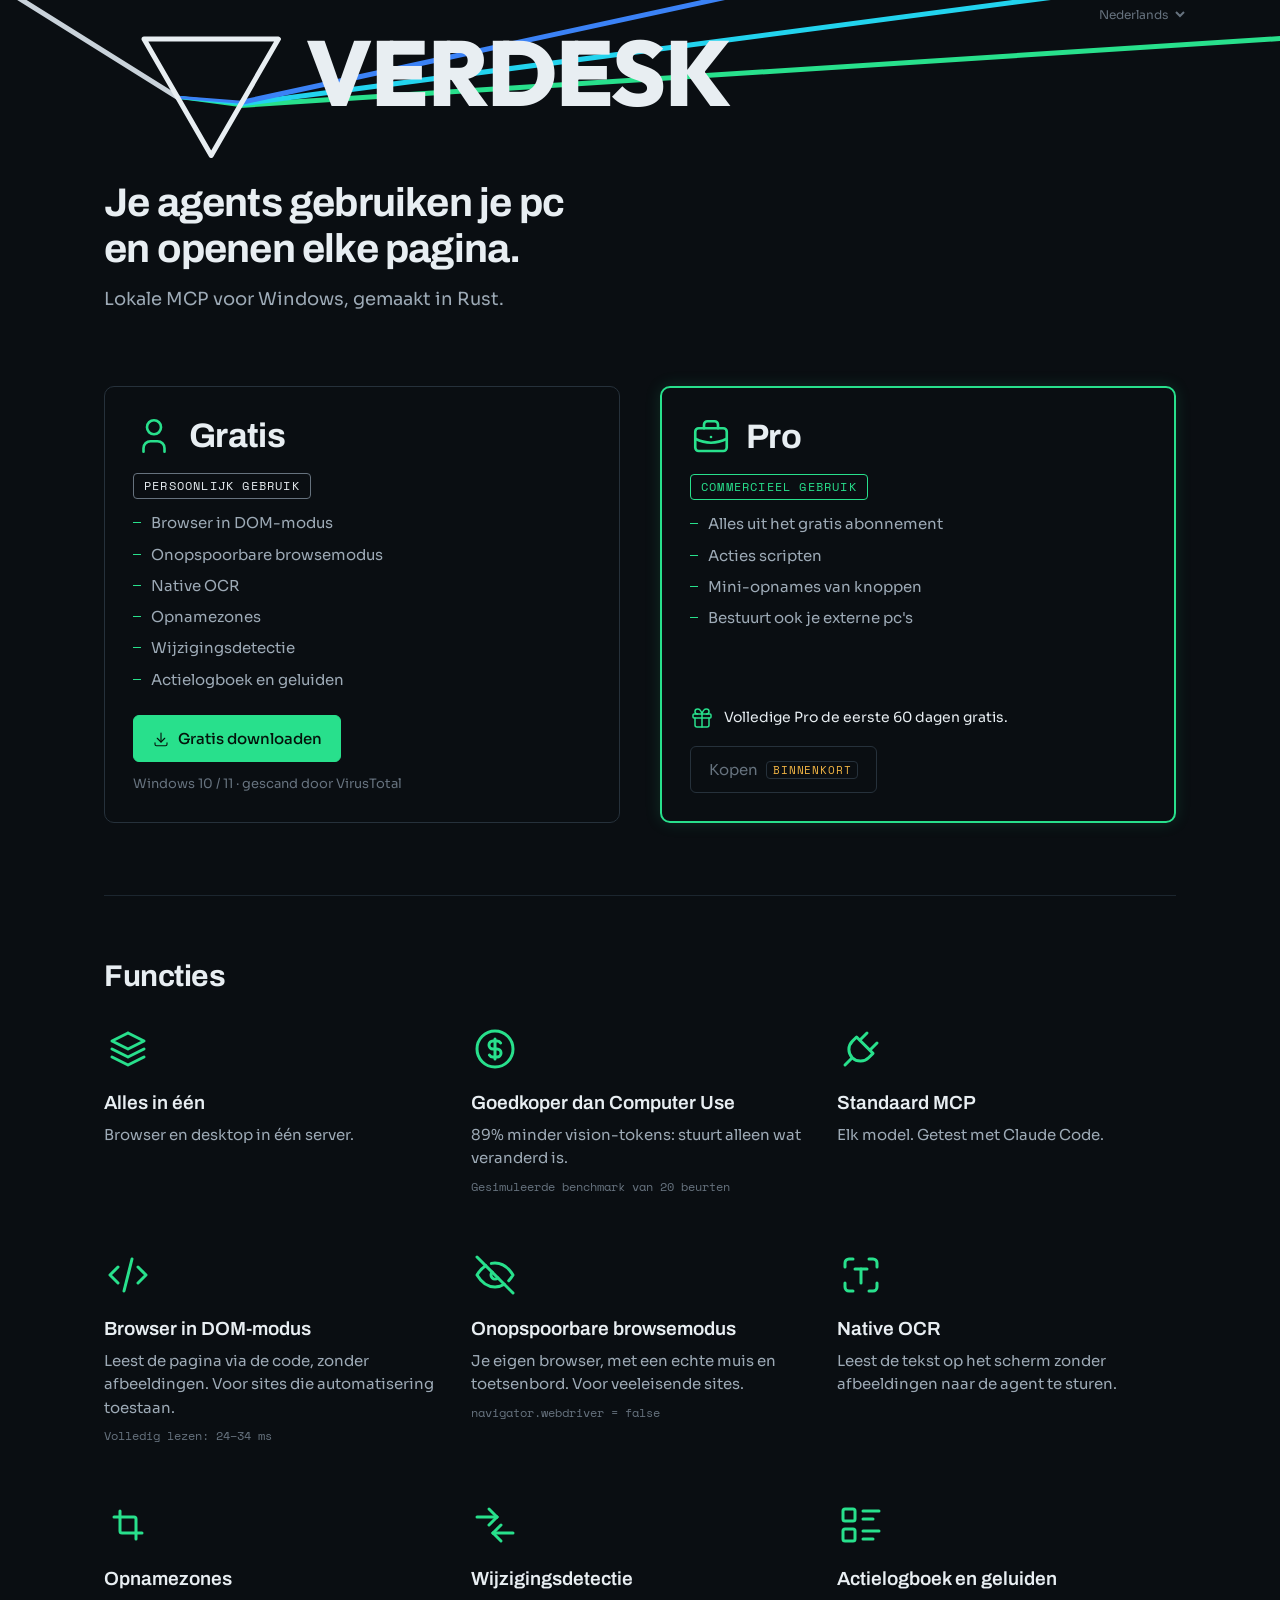
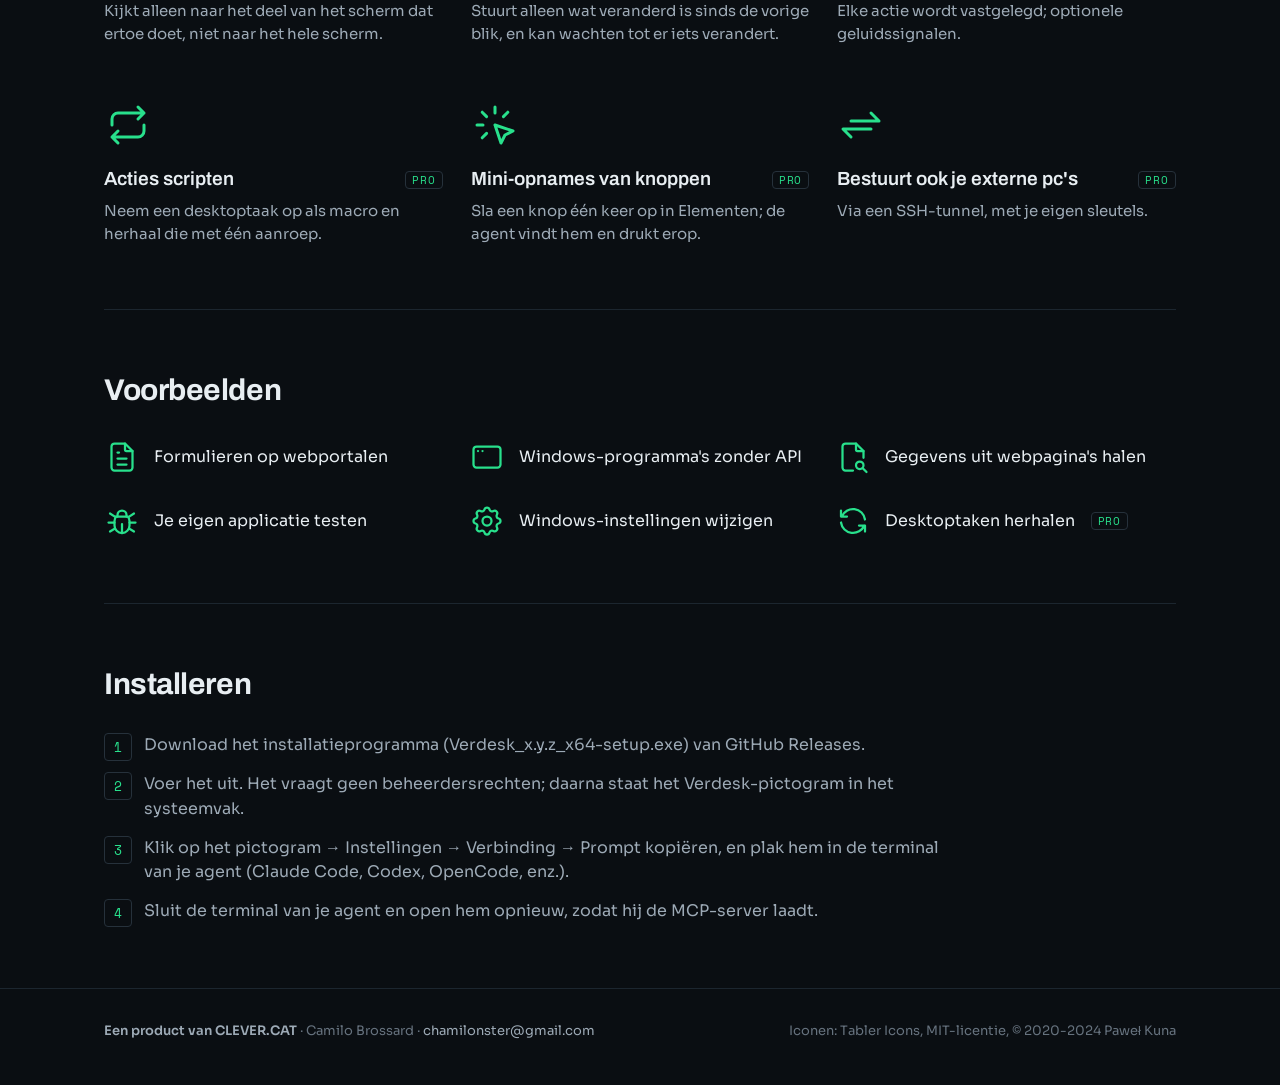
<file: nl/index.html>
<!DOCTYPE html>
<html lang="nl">
<head>
  <meta charset="UTF-8" />
  <meta name="viewport" content="width=device-width, initial-scale=1.0" />
  <title>Verdesk — Je agents gebruiken je pc en openen elke pagina</title>
  <meta name="description" content="Lokale MCP-server voor Windows. Je agents gebruiken je pc en openen elke pagina: DOM-modus, onopspoorbare modus, native OCR, en alleen wat veranderd is wordt verstuurd. Gratis voor persoonlijk gebruik." />
  <meta name="theme-color" content="#0A0E12" />
  <link rel="icon" href="/favicon.ico" sizes="any" />
  <link rel="icon" type="image/svg+xml" href="/favicon.svg" />
  <link rel="icon" type="image/png" sizes="96x96" href="/favicon-96.png" />
  <link rel="apple-touch-icon" href="/apple-touch-icon.png" />
  <meta property="og:title" content="Verdesk — Je agents gebruiken je pc en openen elke pagina" />
  <meta property="og:description" content="Lokale MCP-server voor Windows. Je agents gebruiken je pc en openen elke pagina: DOM-modus, onopspoorbare modus, native OCR, en alleen wat veranderd is wordt verstuurd. Gratis voor persoonlijk gebruik." />
  <meta property="og:type" content="website" />
  <meta property="og:url" content="https://verdesk.app/nl/" />
  <meta property="og:image" content="https://verdesk.app/og-image.png" />
  <meta name="twitter:card" content="summary_large_image" />
  <meta name="twitter:title" content="Verdesk — Je agents gebruiken je pc en openen elke pagina" />
  <meta name="twitter:description" content="Lokale MCP-server voor Windows. Je agents gebruiken je pc en openen elke pagina: DOM-modus, onopspoorbare modus, native OCR, en alleen wat veranderd is wordt verstuurd. Gratis voor persoonlijk gebruik." />
  <meta name="twitter:image" content="https://verdesk.app/og-image.png" />
  <script>
  /* Raíz "/": redirige al idioma del navegador antes de pintar (ct-2026-09-24-0027).
     Respeta la elección guardada en el selector ("en" = quedarse). Googlebot manda en-US: no redirige. */
  (function () {
    var p = location.pathname;
    if (p !== "/" && p !== "/index.html") return;
    var sup = ["es","pt","fr","de","it","nl","pl","tr","ru","uk","zh","ja","ko","en"], pick = null;
    try { pick = localStorage.getItem("verdesk.lang"); } catch (e) {}
    if (!pick) {
      var ls = (navigator.languages && navigator.languages.length) ? navigator.languages : [navigator.language || "en"];
      for (var i = 0; i < ls.length; i++) {
        var c = String(ls[i]).toLowerCase().split("-")[0];
        if (sup.indexOf(c) !== -1) { pick = c; break; }
      }
    }
    if (pick && pick !== "en" && sup.indexOf(pick) !== -1) location.replace("/" + pick + "/" + location.search + location.hash);
  })();
  </script>
  <link rel="stylesheet" href="/fonts.css?v=23" />
  <link rel="stylesheet" href="/style.css?v=23" />
  <script src="/i18n.js?v=23" defer></script>
  <script type="application/ld+json">
  {
    "@context": "https://schema.org",
    "@type": "SoftwareApplication",
    "name": "Verdesk",
    "url": "https://verdesk.app/",
    "image": "https://verdesk.app/og-image.png",
    "description": "Local MCP server for Windows, made in Rust. Your agents use your PC and browse any page.",
    "applicationCategory": "DeveloperApplication",
    "operatingSystem": "Windows 10, Windows 11",
    "downloadUrl": "https://github.com/clevercat64/verdesk/releases/latest",
    "offers": { "@type": "Offer", "price": "0", "priceCurrency": "USD" },
    "publisher": { "@type": "Organization", "name": "CLEVER.CAT", "url": "https://clever.cat" }
  }
  </script>
  <!-- I18N-SEO:START -->
  <link rel="canonical" href="https://verdesk.app/nl/" />
  <meta property="og:locale" content="nl_NL" />
  <link rel="alternate" hreflang="en" href="https://verdesk.app/" />
  <link rel="alternate" hreflang="es" href="https://verdesk.app/es/" />
  <link rel="alternate" hreflang="pt" href="https://verdesk.app/pt/" />
  <link rel="alternate" hreflang="fr" href="https://verdesk.app/fr/" />
  <link rel="alternate" hreflang="de" href="https://verdesk.app/de/" />
  <link rel="alternate" hreflang="it" href="https://verdesk.app/it/" />
  <link rel="alternate" hreflang="nl" href="https://verdesk.app/nl/" />
  <link rel="alternate" hreflang="pl" href="https://verdesk.app/pl/" />
  <link rel="alternate" hreflang="tr" href="https://verdesk.app/tr/" />
  <link rel="alternate" hreflang="ru" href="https://verdesk.app/ru/" />
  <link rel="alternate" hreflang="uk" href="https://verdesk.app/uk/" />
  <link rel="alternate" hreflang="zh" href="https://verdesk.app/zh/" />
  <link rel="alternate" hreflang="ja" href="https://verdesk.app/ja/" />
  <link rel="alternate" hreflang="ko" href="https://verdesk.app/ko/" />
  <link rel="alternate" hreflang="x-default" href="https://verdesk.app/" />
  <!-- I18N-SEO:END -->
</head>
<body>
  <!-- Icons: Tabler Icons (https://tabler.io/icons), MIT License, (c) 2020-2024 Pawel Kuna -->
  <svg width="0" height="0" style="position:absolute" aria-hidden="true">
    <symbol id="i-download" viewBox="0 0 24 24" fill="none" stroke="currentColor" stroke-width="1.5" stroke-linecap="round" stroke-linejoin="round"><path d="M4 17v2a2 2 0 0 0 2 2h12a2 2 0 0 0 2 -2v-2" /><path d="M7 11l5 5l5 -5" /><path d="M12 4l0 12" /></symbol>
    <symbol id="i-stack-2" viewBox="0 0 24 24" fill="none" stroke="currentColor" stroke-width="1.5" stroke-linecap="round" stroke-linejoin="round"><path d="M12 4l-8 4l8 4l8 -4l-8 -4" /><path d="M4 12l8 4l8 -4" /><path d="M4 16l8 4l8 -4" /></symbol>
    <symbol id="i-coin" viewBox="0 0 24 24" fill="none" stroke="currentColor" stroke-width="1.5" stroke-linecap="round" stroke-linejoin="round"><path d="M12 12m-9 0a9 9 0 1 0 18 0a9 9 0 1 0 -18 0" /><path d="M14.8 9a2 2 0 0 0 -1.8 -1h-2a2 2 0 1 0 0 4h2a2 2 0 1 1 0 4h-2a2 2 0 0 1 -1.8 -1" /><path d="M12 7v10" /></symbol>
    <symbol id="i-code" viewBox="0 0 24 24" fill="none" stroke="currentColor" stroke-width="1.5" stroke-linecap="round" stroke-linejoin="round"><path d="M7 8l-4 4l4 4" /><path d="M17 8l4 4l-4 4" /><path d="M14 4l-4 16" /></symbol>
    <symbol id="i-eye-off" viewBox="0 0 24 24" fill="none" stroke="currentColor" stroke-width="1.5" stroke-linecap="round" stroke-linejoin="round"><path d="M10.585 10.587a2 2 0 0 0 2.829 2.828" /><path d="M16.681 16.673a8.717 8.717 0 0 1 -4.681 1.327c-3.6 0 -6.6 -2 -9 -6c1.272 -2.12 2.712 -3.678 4.32 -4.674m2.86 -1.146a9.055 9.055 0 0 1 1.82 -.18c3.6 0 6.6 2 9 6c-.666 1.11 -1.379 2.067 -2.138 2.87" /><path d="M3 3l18 18" /></symbol>
    <symbol id="i-plug" viewBox="0 0 24 24" fill="none" stroke="currentColor" stroke-width="1.5" stroke-linecap="round" stroke-linejoin="round"><path d="M9.785 6l8.215 8.215l-2.054 2.054a5.81 5.81 0 1 1 -8.215 -8.215l2.054 -2.054z" /><path d="M4 20l3.5 -3.5" /><path d="M15 4l-3.5 3.5" /><path d="M20 9l-3.5 3.5" /></symbol>
    <symbol id="i-text-recognition" viewBox="0 0 24 24" fill="none" stroke="currentColor" stroke-width="1.5" stroke-linecap="round" stroke-linejoin="round"><path d="M4 8v-2a2 2 0 0 1 2 -2h2" /><path d="M4 16v2a2 2 0 0 0 2 2h2" /><path d="M16 4h2a2 2 0 0 1 2 2v2" /><path d="M16 20h2a2 2 0 0 0 2 -2v-2" /><path d="M12 16v-7" /><path d="M9 9h6" /></symbol>
    <symbol id="i-crop" viewBox="0 0 24 24" fill="none" stroke="currentColor" stroke-width="1.5" stroke-linecap="round" stroke-linejoin="round"><path d="M8 5v10a1 1 0 0 0 1 1h10" /><path d="M5 8h10a1 1 0 0 1 1 1v10" /></symbol>
    <symbol id="i-arrows-diff" viewBox="0 0 24 24" fill="none" stroke="currentColor" stroke-width="1.5" stroke-linecap="round" stroke-linejoin="round"><path d="M11 16h10" /><path d="M11 16l4 4" /><path d="M11 16l4 -4" /><path d="M13 8h-10" /><path d="M13 8l-4 4" /><path d="M13 8l-4 -4" /></symbol>
    <symbol id="i-list-details" viewBox="0 0 24 24" fill="none" stroke="currentColor" stroke-width="1.5" stroke-linecap="round" stroke-linejoin="round"><path d="M13 5h8" /><path d="M13 9h5" /><path d="M13 15h8" /><path d="M13 19h5" /><path d="M3 4m0 1a1 1 0 0 1 1 -1h4a1 1 0 0 1 1 1v4a1 1 0 0 1 -1 1h-4a1 1 0 0 1 -1 -1z" /><path d="M3 14m0 1a1 1 0 0 1 1 -1h4a1 1 0 0 1 1 1v4a1 1 0 0 1 -1 1h-4a1 1 0 0 1 -1 -1z" /></symbol>
    <symbol id="i-repeat" viewBox="0 0 24 24" fill="none" stroke="currentColor" stroke-width="1.5" stroke-linecap="round" stroke-linejoin="round"><path d="M4 12v-3a3 3 0 0 1 3 -3h13m-3 -3l3 3l-3 3" /><path d="M20 12v3a3 3 0 0 1 -3 3h-13m3 3l-3 -3l3 -3" /></symbol>
    <symbol id="i-click" viewBox="0 0 24 24" fill="none" stroke="currentColor" stroke-width="1.5" stroke-linecap="round" stroke-linejoin="round"><path d="M3 12l3 0" /><path d="M12 3l0 3" /><path d="M7.8 7.8l-2.2 -2.2" /><path d="M16.2 7.8l2.2 -2.2" /><path d="M7.8 16.2l-2.2 2.2" /><path d="M12 12l9 3l-4 2l-2 4l-3 -9" /></symbol>
    <symbol id="i-arrows-exchange" viewBox="0 0 24 24" fill="none" stroke="currentColor" stroke-width="1.5" stroke-linecap="round" stroke-linejoin="round"><path d="M7 10h14l-4 -4" /><path d="M17 14h-14l4 4" /></symbol>
    <symbol id="i-file-text" viewBox="0 0 24 24" fill="none" stroke="currentColor" stroke-width="1.5" stroke-linecap="round" stroke-linejoin="round"><path d="M14 3v4a1 1 0 0 0 1 1h4" /><path d="M17 21h-10a2 2 0 0 1 -2 -2v-14a2 2 0 0 1 2 -2h7l5 5v11a2 2 0 0 1 -2 2z" /><path d="M9 9l1 0" /><path d="M9 13l6 0" /><path d="M9 17l6 0" /></symbol>
    <symbol id="i-app-window" viewBox="0 0 24 24" fill="none" stroke="currentColor" stroke-width="1.5" stroke-linecap="round" stroke-linejoin="round"><path d="M3 5m0 2a2 2 0 0 1 2 -2h14a2 2 0 0 1 2 2v10a2 2 0 0 1 -2 2h-14a2 2 0 0 1 -2 -2z" /><path d="M6 8h.01" /><path d="M9 8h.01" /></symbol>
    <symbol id="i-file-search" viewBox="0 0 24 24" fill="none" stroke="currentColor" stroke-width="1.5" stroke-linecap="round" stroke-linejoin="round"><path d="M14 3v4a1 1 0 0 0 1 1h4" /><path d="M12 21h-5a2 2 0 0 1 -2 -2v-14a2 2 0 0 1 2 -2h7l5 5v4.5" /><path d="M16.5 17.5m-2.5 0a2.5 2.5 0 1 0 5 0a2.5 2.5 0 1 0 -5 0" /><path d="M18.5 19.5l2.5 2.5" /></symbol>
    <symbol id="i-bug" viewBox="0 0 24 24" fill="none" stroke="currentColor" stroke-width="1.5" stroke-linecap="round" stroke-linejoin="round"><path d="M9 9v-1a3 3 0 0 1 6 0v1" /><path d="M8 9h8a6 6 0 0 1 1 3v3a5 5 0 0 1 -10 0v-3a6 6 0 0 1 1 -3" /><path d="M3 13l4 0" /><path d="M17 13l4 0" /><path d="M12 20l0 -6" /><path d="M4 19l3.35 -2" /><path d="M20 19l-3.35 -2" /><path d="M4 7l3.75 2.4" /><path d="M20 7l-3.75 2.4" /></symbol>
    <symbol id="i-settings" viewBox="0 0 24 24" fill="none" stroke="currentColor" stroke-width="1.5" stroke-linecap="round" stroke-linejoin="round"><path d="M10.325 4.317c.426 -1.756 2.924 -1.756 3.35 0a1.724 1.724 0 0 0 2.573 1.066c1.543 -.94 3.31 .826 2.37 2.37a1.724 1.724 0 0 0 1.065 2.572c1.756 .426 1.756 2.924 0 3.35a1.724 1.724 0 0 0 -1.066 2.573c.94 1.543 -.826 3.31 -2.37 2.37a1.724 1.724 0 0 0 -2.572 1.065c-.426 1.756 -2.924 1.756 -3.35 0a1.724 1.724 0 0 0 -2.573 -1.066c-1.543 .94 -3.31 -.826 -2.37 -2.37a1.724 1.724 0 0 0 -1.065 -2.572c-1.756 -.426 -1.756 -2.924 0 -3.35a1.724 1.724 0 0 0 1.066 -2.573c-.94 -1.543 .826 -3.31 2.37 -2.37c1 .608 2.296 .07 2.572 -1.065z" /><path d="M9 12a3 3 0 1 0 6 0a3 3 0 0 0 -6 0" /></symbol>
    <symbol id="i-refresh" viewBox="0 0 24 24" fill="none" stroke="currentColor" stroke-width="1.5" stroke-linecap="round" stroke-linejoin="round"><path d="M20 11a8.1 8.1 0 0 0 -15.5 -2m-.5 -4v4h4" /><path d="M4 13a8.1 8.1 0 0 0 15.5 2m.5 4v-4h-4" /></symbol>
    <symbol id="i-gift" viewBox="0 0 24 24" fill="none" stroke="currentColor" stroke-width="1.5" stroke-linecap="round" stroke-linejoin="round"><path d="M3 8m0 1a1 1 0 0 1 1 -1h16a1 1 0 0 1 1 1v2a1 1 0 0 1 -1 1h-16a1 1 0 0 1 -1 -1z" /><path d="M12 8l0 13" /><path d="M19 12v7a2 2 0 0 1 -2 2h-10a2 2 0 0 1 -2 -2v-7" /><path d="M7.5 8a2.5 2.5 0 0 1 0 -5a4.8 8 0 0 1 4.5 5a4.8 8 0 0 1 4.5 -5a2.5 2.5 0 0 1 0 5" /></symbol>
    <symbol id="i-user" viewBox="0 0 24 24" fill="none" stroke="currentColor" stroke-width="1.5" stroke-linecap="round" stroke-linejoin="round"><path d="M8 7a4 4 0 1 0 8 0a4 4 0 0 0 -8 0" /><path d="M6 21v-2a4 4 0 0 1 4 -4h4a4 4 0 0 1 4 4v2" /></symbol>
    <symbol id="i-briefcase" viewBox="0 0 24 24" fill="none" stroke="currentColor" stroke-width="1.5" stroke-linecap="round" stroke-linejoin="round"><path d="M3 7m0 2a2 2 0 0 1 2 -2h14a2 2 0 0 1 2 2v9a2 2 0 0 1 -2 2h-14a2 2 0 0 1 -2 -2z" /><path d="M8 7v-2a2 2 0 0 1 2 -2h4a2 2 0 0 1 2 2v2" /><path d="M12 12l0 .01" /><path d="M3 13a20 20 0 0 0 18 0" /></symbol>
    <symbol id="logo-d2" viewBox="0 2 64 44" fill="none" stroke-linecap="round" stroke-linejoin="round"><g transform="matrix(1 0 0 -1 0 48)"><path d="M4.00 29.35L16.00 21.86" stroke="#9DAAB6" stroke-width="2.4"/><path d="M16.00 21.86L30.87 19.90" stroke="#28E08C" stroke-width="1.4"/><path d="M16.00 21.86L31.08 20.26" stroke="#22D3EE" stroke-width="1.4"/><path d="M16.00 21.86L31.31 20.66" stroke="#3B82F6" stroke-width="1.4"/><path d="M24.00 8.00L40.00 35.71H8.00Z" stroke="#E8EEF2" stroke-width="2.4"/><path d="M30.87 19.90L63.00 21.96" stroke="#28E08C" stroke-width="2.4"/><path d="M31.08 20.26L63.00 24.46" stroke="#22D3EE" stroke-width="2.4"/><path d="M31.31 20.66L63.00 27.54" stroke="#3B82F6" stroke-width="2.4"/></g></symbol>
  </svg>

  <select class="lang-select lang-top" id="lang-select" aria-label="Language">
    <option value="en" selected>English</option>
  </select>

  <main class="wrap" id="top">
    <div class="beam" role="img" aria-label="Verdesk"><div class="beam-inner"><svg><path d="M-3318.6 -2022.4L73.6 97.3" stroke="#C9D2DA" stroke-width="5"/><path d="M73.6 97.3L136.0 105.5" stroke="#28E08C" stroke-width="3"/><path d="M73.6 97.3L136.9 104.0" stroke="#22D3EE" stroke-width="3"/><path d="M73.6 97.3L137.9 102.3" stroke="#3B82F6" stroke-width="3"/><path d="M136.0 105.5L4127.8 -151.5" stroke="#28E08C" stroke-width="5"/><path d="M136.9 104.0L4102.8 -417.6" stroke="#22D3EE" stroke-width="5"/><path d="M137.9 102.3L4046.9 -746.1" stroke="#3B82F6" stroke-width="5"/><path d="M107.2 155.5L174.4 39.1L40.0 39.1Z" stroke="#E8EEF2" stroke-width="5" stroke-linejoin="round"/><text x="201.9" y="105.6" class="beam-word">VERDESK</text></svg></div></div>
    <section class="hero">
      <h1 data-i18n="hero.h1">Je agents gebruiken je pc en openen elke pagina.</h1>
      <p class="lede" data-i18n="hero.sub">Lokale MCP voor Windows, gemaakt in Rust.</p>
    </section>

    <section class="plans-top" id="plans">
      <div class="plans">
        <div class="card"><div class="card-head"><svg class="ic plan-ic"><use href="#i-user"/></svg><h3 data-i18n="plan.free.t">Gratis</h3></div><span class="use" data-i18n="plan.free.personal">Persoonlijk gebruik</span><ul><li><span data-i18n="f.dom.t">Browser in DOM-modus</span></li><li><span data-i18n="f.stealth.t">Onopspoorbare browsemodus</span></li><li><span data-i18n="f.ocr.t">Native OCR</span></li><li><span data-i18n="f.zone.t">Opnamezones</span></li><li><span data-i18n="f.diff.t">Wijzigingsdetectie</span></li><li><span data-i18n="f.log.t">Actielogboek en geluiden</span></li></ul><div class="cta"><a class="btn primary" href="https://github.com/clevercat64/verdesk/releases/latest"><svg class="ic"><use href="#i-download"/></svg><span data-i18n="hero.download">Gratis downloaden</span></a><a class="note" href="https://www.virustotal.com/gui/url/f37914798183b410f59b6f8d9f3163dbd8a1b7edc382f666fbac66edbec6bd60" data-i18n="hero.note">Windows 10 / 11 · gescand door VirusTotal</a></div></div>
        <div class="card pro-card"><div class="card-head"><svg class="ic plan-ic"><use href="#i-briefcase"/></svg><h3>Pro</h3></div><span class="use" data-i18n="plan.pro.commercial">Commercieel gebruik</span><ul><li><span data-i18n="plan.pro.all">Alles uit het gratis abonnement</span></li><li><span data-i18n="f.script.t">Acties scripten</span></li><li><span data-i18n="f.btn.t">Mini-opnames van knoppen</span></li><li><span data-i18n="f.remote.t">Bestuurt ook je externe pc's</span></li></ul><p class="card-foot trial"><svg class="ic"><use href="#i-gift"/></svg><span data-i18n="hero.trial">Volledige Pro de eerste 60 dagen gratis.</span></p><button class="btn buy-btn" type="button" disabled><span data-i18n="plan.pro.buy">Kopen</span><span class="soon" data-i18n="plan.pro.soon">binnenkort</span></button></div>
      </div>
    </section>

    <section class="band" id="features">
      <h2 class="label" data-i18n="sec.features">Functies</h2>
      <ul class="six">
      <li style="--i:0"><svg class="ic"><use href="#i-stack-2"/></svg><h2 data-i18n="f.all.t">Alles in één</h2><p data-i18n="f.all.d">Browser en desktop in één server.</p></li>
      <li style="--i:1"><svg class="ic"><use href="#i-coin"/></svg><h2 data-i18n="f.cheap.t">Goedkoper dan Computer Use</h2><p data-i18n="f.cheap.d">89% minder vision-tokens: stuurt alleen wat veranderd is.</p><span class="src" data-i18n="f.cheap.s">Gesimuleerde benchmark van 20 beurten</span></li>
      <li style="--i:2"><svg class="ic"><use href="#i-plug"/></svg><h2 data-i18n="f.mcp.t">Standaard MCP</h2><p data-i18n="f.mcp.d">Elk model. Getest met Claude Code.</p></li>
      <li style="--i:3"><svg class="ic"><use href="#i-code"/></svg><h2 data-i18n="f.dom.t">Browser in DOM-modus</h2><p data-i18n="f.dom.d">Leest de pagina via de code, zonder afbeeldingen. Voor sites die automatisering toestaan.</p><span class="src" data-i18n="f.dom.s">Volledig lezen: 24–34 ms</span></li>
      <li style="--i:4"><svg class="ic"><use href="#i-eye-off"/></svg><h2 data-i18n="f.stealth.t">Onopspoorbare browsemodus</h2><p data-i18n="f.stealth.d">Je eigen browser, met een echte muis en toetsenbord. Voor veeleisende sites.</p><span class="src">navigator.webdriver = false</span></li>
      <li style="--i:5"><svg class="ic"><use href="#i-text-recognition"/></svg><h2 data-i18n="f.ocr.t">Native OCR</h2><p data-i18n="f.ocr.d">Leest de tekst op het scherm zonder afbeeldingen naar de agent te sturen.</p></li>
      <li style="--i:6"><svg class="ic"><use href="#i-crop"/></svg><h2 data-i18n="f.zone.t">Opnamezones</h2><p data-i18n="f.zone.d">Kijkt alleen naar het deel van het scherm dat ertoe doet, niet naar het hele scherm.</p></li>
      <li style="--i:7"><svg class="ic"><use href="#i-arrows-diff"/></svg><h2 data-i18n="f.diff.t">Wijzigingsdetectie</h2><p data-i18n="f.diff.d">Stuurt alleen wat veranderd is sinds de vorige blik, en kan wachten tot er iets verandert.</p></li>
      <li style="--i:8"><svg class="ic"><use href="#i-list-details"/></svg><h2 data-i18n="f.log.t">Actielogboek en geluiden</h2><p data-i18n="f.log.d">Elke actie wordt vastgelegd; optionele geluidssignalen.</p></li>
      <li style="--i:9"><svg class="ic"><use href="#i-repeat"/></svg><h2 data-i18n="f.script.t">Acties scripten</h2><span class="pro">PRO</span><p data-i18n="f.script.d">Neem een desktoptaak op als macro en herhaal die met één aanroep.</p></li>
      <li style="--i:10"><svg class="ic"><use href="#i-click"/></svg><h2 data-i18n="f.btn.t">Mini-opnames van knoppen</h2><span class="pro">PRO</span><p data-i18n="f.btn.d">Sla een knop één keer op in Elementen; de agent vindt hem en drukt erop.</p></li>
      <li style="--i:11"><svg class="ic"><use href="#i-arrows-exchange"/></svg><h2 data-i18n="f.remote.t">Bestuurt ook je externe pc's</h2><span class="pro">PRO</span><p data-i18n="f.remote.d">Via een SSH-tunnel, met je eigen sleutels.</p></li>
      </ul>
    </section>

    <section class="band" id="examples">
      <h2 class="label" data-i18n="sec.examples">Voorbeelden</h2>
      <ul class="ex">
      <li style="--i:13"><svg class="ic"><use href="#i-file-text"/></svg><span data-i18n="ex.1">Formulieren op webportalen</span></li>
      <li style="--i:14"><svg class="ic"><use href="#i-app-window"/></svg><span data-i18n="ex.2">Windows-programma's zonder API</span></li>
      <li style="--i:15"><svg class="ic"><use href="#i-file-search"/></svg><span data-i18n="ex.3">Gegevens uit webpagina's halen</span></li>
      <li style="--i:16"><svg class="ic"><use href="#i-bug"/></svg><span data-i18n="ex.4">Je eigen applicatie testen</span></li>
      <li style="--i:17"><svg class="ic"><use href="#i-settings"/></svg><span data-i18n="ex.5">Windows-instellingen wijzigen</span></li>
      <li style="--i:18"><svg class="ic"><use href="#i-refresh"/></svg><span data-i18n="ex.6">Desktoptaken herhalen</span><span class="pro">PRO</span></li>
      </ul>
    </section>

    <section class="band" id="install">
      <h2 class="label" data-i18n="sec.install">Installeren</h2>
      <ol class="steps">
        <li><span data-i18n="install.1">Download het installatieprogramma (Verdesk_x.y.z_x64-setup.exe) van GitHub Releases.</span></li>
        <li><span data-i18n="install.2">Voer het uit. Het vraagt geen beheerdersrechten; daarna staat het Verdesk-pictogram in het systeemvak.</span></li>
        <li><span data-i18n="install.3">Klik op het pictogram → Instellingen → Verbinding → Prompt kopiëren, en plak hem in de terminal van je agent (Claude Code, Codex, OpenCode, enz.).</span></li>
        <li><span data-i18n="install.4">Sluit de terminal van je agent en open hem opnieuw, zodat hij de MCP-server laadt.</span></li>
      </ol>
    </section>
  </main>

  <footer>
    <div class="wrap">
      <span><a class="cc" href="https://clever.cat" data-i18n-html="nav.by">Een product van <b>CLEVER.CAT</b></a> · Camilo Brossard · <span class="sel">chamilonster@gmail.com</span></span>
      <span><span data-i18n="footer.icons">Iconen: Tabler Icons, MIT-licentie</span>, © 2020-2024 Paweł Kuna</span>
    </div>
  </footer>
</body>
</html>
</file>
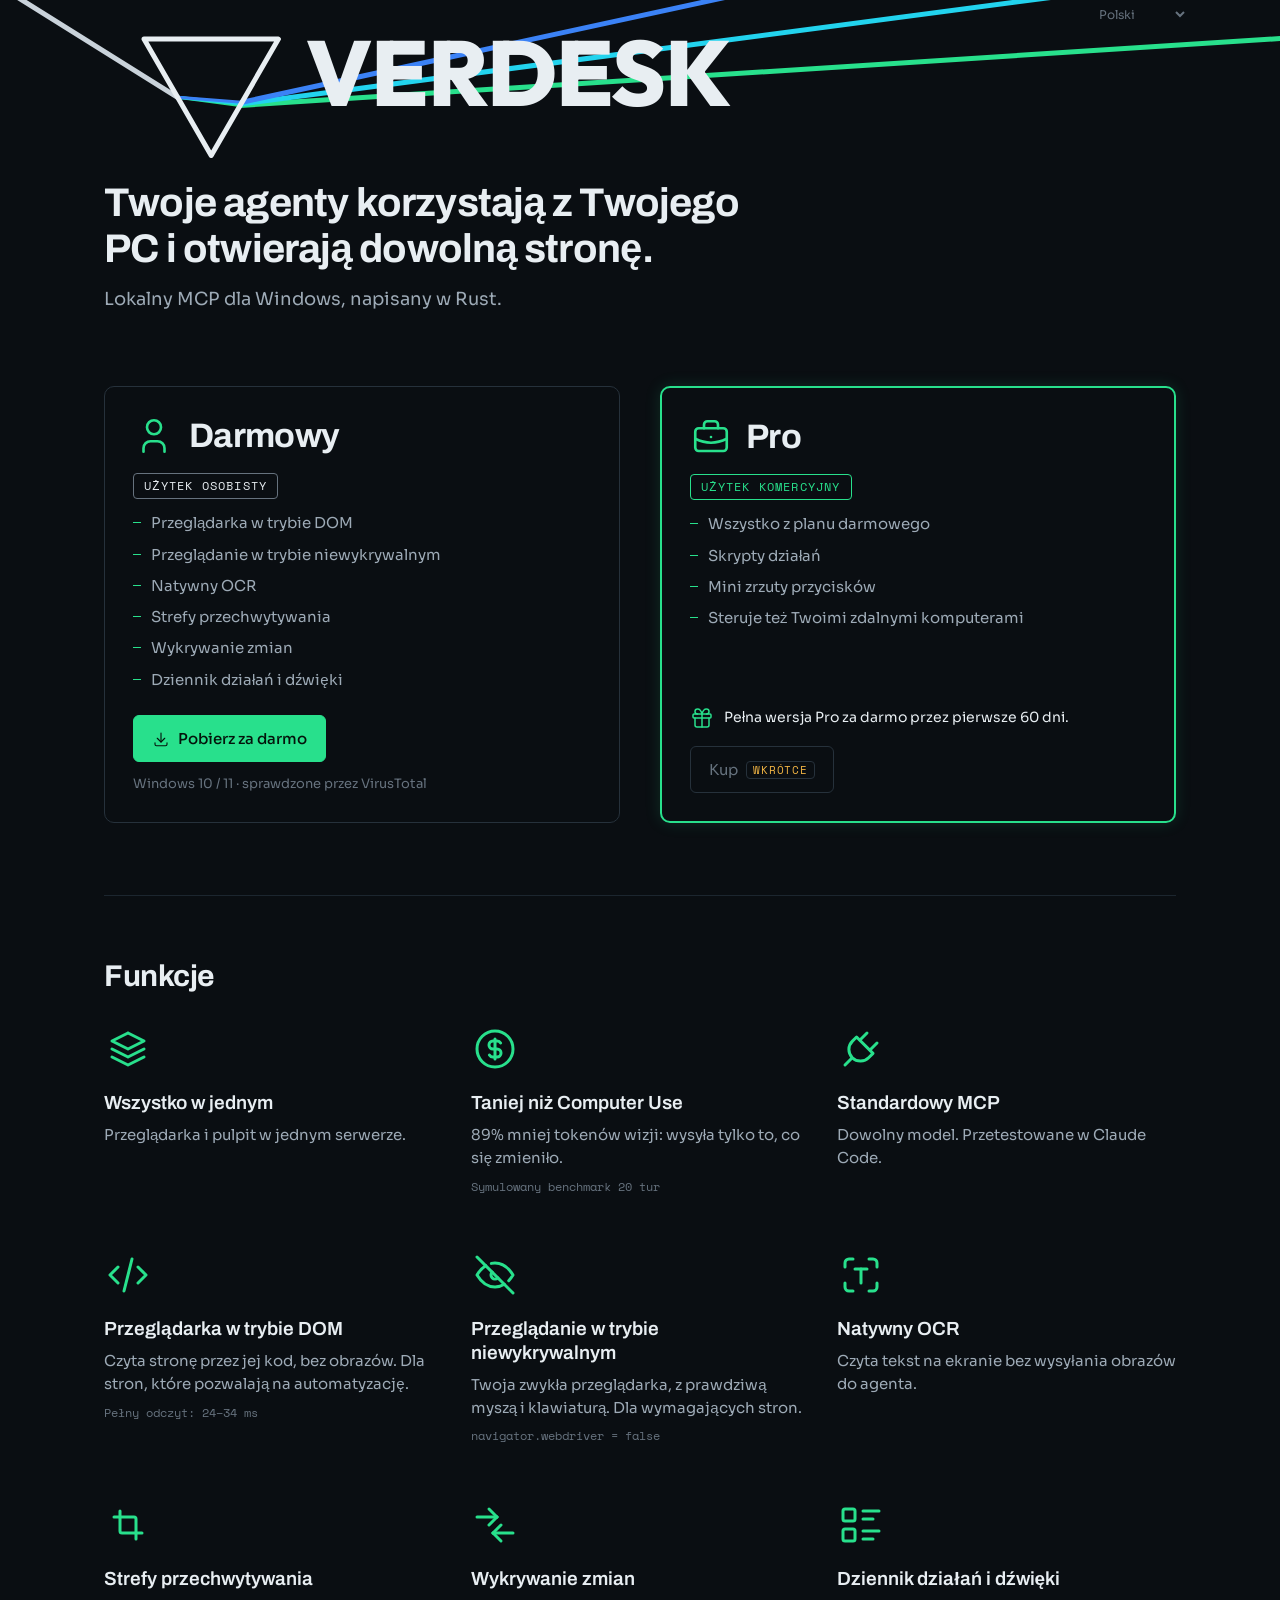
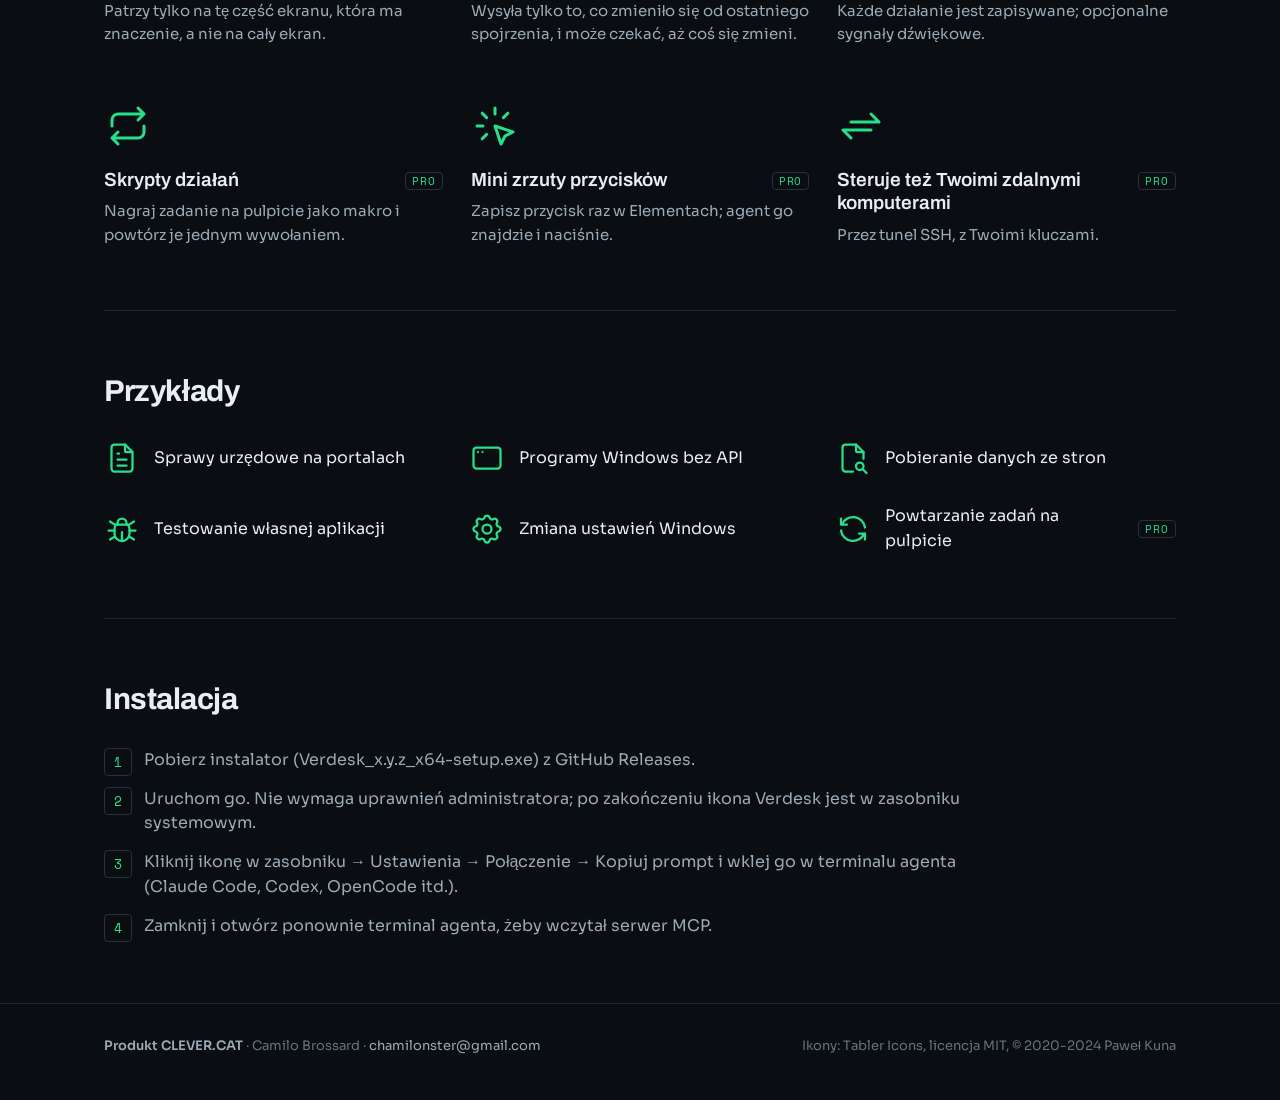
<file: pl/index.html>
<!DOCTYPE html>
<html lang="pl">
<head>
  <meta charset="UTF-8" />
  <meta name="viewport" content="width=device-width, initial-scale=1.0" />
  <title>Verdesk — Twoje agenty korzystają z Twojego PC i otwierają dowolną stronę</title>
  <meta name="description" content="Lokalny serwer MCP dla Windows. Twoje agenty korzystają z Twojego PC i otwierają dowolną stronę: tryb DOM, tryb niewykrywalny, natywny OCR, a wysyłane jest tylko to, co się zmieniło. Za darmo do użytku osobistego." />
  <meta name="theme-color" content="#0A0E12" />
  <link rel="icon" href="/favicon.ico" sizes="any" />
  <link rel="icon" type="image/svg+xml" href="/favicon.svg" />
  <link rel="icon" type="image/png" sizes="96x96" href="/favicon-96.png" />
  <link rel="apple-touch-icon" href="/apple-touch-icon.png" />
  <meta property="og:title" content="Verdesk — Twoje agenty korzystają z Twojego PC i otwierają dowolną stronę" />
  <meta property="og:description" content="Lokalny serwer MCP dla Windows. Twoje agenty korzystają z Twojego PC i otwierają dowolną stronę: tryb DOM, tryb niewykrywalny, natywny OCR, a wysyłane jest tylko to, co się zmieniło. Za darmo do użytku osobistego." />
  <meta property="og:type" content="website" />
  <meta property="og:url" content="https://verdesk.app/pl/" />
  <meta property="og:image" content="https://verdesk.app/og-image.png" />
  <meta name="twitter:card" content="summary_large_image" />
  <meta name="twitter:title" content="Verdesk — Twoje agenty korzystają z Twojego PC i otwierają dowolną stronę" />
  <meta name="twitter:description" content="Lokalny serwer MCP dla Windows. Twoje agenty korzystają z Twojego PC i otwierają dowolną stronę: tryb DOM, tryb niewykrywalny, natywny OCR, a wysyłane jest tylko to, co się zmieniło. Za darmo do użytku osobistego." />
  <meta name="twitter:image" content="https://verdesk.app/og-image.png" />
  <script>
  /* Raíz "/": redirige al idioma del navegador antes de pintar (ct-2026-09-24-0027).
     Respeta la elección guardada en el selector ("en" = quedarse). Googlebot manda en-US: no redirige. */
  (function () {
    var p = location.pathname;
    if (p !== "/" && p !== "/index.html") return;
    var sup = ["es","pt","fr","de","it","nl","pl","tr","ru","uk","zh","ja","ko","en"], pick = null;
    try { pick = localStorage.getItem("verdesk.lang"); } catch (e) {}
    if (!pick) {
      var ls = (navigator.languages && navigator.languages.length) ? navigator.languages : [navigator.language || "en"];
      for (var i = 0; i < ls.length; i++) {
        var c = String(ls[i]).toLowerCase().split("-")[0];
        if (sup.indexOf(c) !== -1) { pick = c; break; }
      }
    }
    if (pick && pick !== "en" && sup.indexOf(pick) !== -1) location.replace("/" + pick + "/" + location.search + location.hash);
  })();
  </script>
  <link rel="stylesheet" href="/fonts.css?v=23" />
  <link rel="stylesheet" href="/style.css?v=23" />
  <script src="/i18n.js?v=23" defer></script>
  <script type="application/ld+json">
  {
    "@context": "https://schema.org",
    "@type": "SoftwareApplication",
    "name": "Verdesk",
    "url": "https://verdesk.app/",
    "image": "https://verdesk.app/og-image.png",
    "description": "Local MCP server for Windows, made in Rust. Your agents use your PC and browse any page.",
    "applicationCategory": "DeveloperApplication",
    "operatingSystem": "Windows 10, Windows 11",
    "downloadUrl": "https://github.com/clevercat64/verdesk/releases/latest",
    "offers": { "@type": "Offer", "price": "0", "priceCurrency": "USD" },
    "publisher": { "@type": "Organization", "name": "CLEVER.CAT", "url": "https://clever.cat" }
  }
  </script>
  <!-- I18N-SEO:START -->
  <link rel="canonical" href="https://verdesk.app/pl/" />
  <meta property="og:locale" content="pl_PL" />
  <link rel="alternate" hreflang="en" href="https://verdesk.app/" />
  <link rel="alternate" hreflang="es" href="https://verdesk.app/es/" />
  <link rel="alternate" hreflang="pt" href="https://verdesk.app/pt/" />
  <link rel="alternate" hreflang="fr" href="https://verdesk.app/fr/" />
  <link rel="alternate" hreflang="de" href="https://verdesk.app/de/" />
  <link rel="alternate" hreflang="it" href="https://verdesk.app/it/" />
  <link rel="alternate" hreflang="nl" href="https://verdesk.app/nl/" />
  <link rel="alternate" hreflang="pl" href="https://verdesk.app/pl/" />
  <link rel="alternate" hreflang="tr" href="https://verdesk.app/tr/" />
  <link rel="alternate" hreflang="ru" href="https://verdesk.app/ru/" />
  <link rel="alternate" hreflang="uk" href="https://verdesk.app/uk/" />
  <link rel="alternate" hreflang="zh" href="https://verdesk.app/zh/" />
  <link rel="alternate" hreflang="ja" href="https://verdesk.app/ja/" />
  <link rel="alternate" hreflang="ko" href="https://verdesk.app/ko/" />
  <link rel="alternate" hreflang="x-default" href="https://verdesk.app/" />
  <!-- I18N-SEO:END -->
</head>
<body>
  <!-- Icons: Tabler Icons (https://tabler.io/icons), MIT License, (c) 2020-2024 Pawel Kuna -->
  <svg width="0" height="0" style="position:absolute" aria-hidden="true">
    <symbol id="i-download" viewBox="0 0 24 24" fill="none" stroke="currentColor" stroke-width="1.5" stroke-linecap="round" stroke-linejoin="round"><path d="M4 17v2a2 2 0 0 0 2 2h12a2 2 0 0 0 2 -2v-2" /><path d="M7 11l5 5l5 -5" /><path d="M12 4l0 12" /></symbol>
    <symbol id="i-stack-2" viewBox="0 0 24 24" fill="none" stroke="currentColor" stroke-width="1.5" stroke-linecap="round" stroke-linejoin="round"><path d="M12 4l-8 4l8 4l8 -4l-8 -4" /><path d="M4 12l8 4l8 -4" /><path d="M4 16l8 4l8 -4" /></symbol>
    <symbol id="i-coin" viewBox="0 0 24 24" fill="none" stroke="currentColor" stroke-width="1.5" stroke-linecap="round" stroke-linejoin="round"><path d="M12 12m-9 0a9 9 0 1 0 18 0a9 9 0 1 0 -18 0" /><path d="M14.8 9a2 2 0 0 0 -1.8 -1h-2a2 2 0 1 0 0 4h2a2 2 0 1 1 0 4h-2a2 2 0 0 1 -1.8 -1" /><path d="M12 7v10" /></symbol>
    <symbol id="i-code" viewBox="0 0 24 24" fill="none" stroke="currentColor" stroke-width="1.5" stroke-linecap="round" stroke-linejoin="round"><path d="M7 8l-4 4l4 4" /><path d="M17 8l4 4l-4 4" /><path d="M14 4l-4 16" /></symbol>
    <symbol id="i-eye-off" viewBox="0 0 24 24" fill="none" stroke="currentColor" stroke-width="1.5" stroke-linecap="round" stroke-linejoin="round"><path d="M10.585 10.587a2 2 0 0 0 2.829 2.828" /><path d="M16.681 16.673a8.717 8.717 0 0 1 -4.681 1.327c-3.6 0 -6.6 -2 -9 -6c1.272 -2.12 2.712 -3.678 4.32 -4.674m2.86 -1.146a9.055 9.055 0 0 1 1.82 -.18c3.6 0 6.6 2 9 6c-.666 1.11 -1.379 2.067 -2.138 2.87" /><path d="M3 3l18 18" /></symbol>
    <symbol id="i-plug" viewBox="0 0 24 24" fill="none" stroke="currentColor" stroke-width="1.5" stroke-linecap="round" stroke-linejoin="round"><path d="M9.785 6l8.215 8.215l-2.054 2.054a5.81 5.81 0 1 1 -8.215 -8.215l2.054 -2.054z" /><path d="M4 20l3.5 -3.5" /><path d="M15 4l-3.5 3.5" /><path d="M20 9l-3.5 3.5" /></symbol>
    <symbol id="i-text-recognition" viewBox="0 0 24 24" fill="none" stroke="currentColor" stroke-width="1.5" stroke-linecap="round" stroke-linejoin="round"><path d="M4 8v-2a2 2 0 0 1 2 -2h2" /><path d="M4 16v2a2 2 0 0 0 2 2h2" /><path d="M16 4h2a2 2 0 0 1 2 2v2" /><path d="M16 20h2a2 2 0 0 0 2 -2v-2" /><path d="M12 16v-7" /><path d="M9 9h6" /></symbol>
    <symbol id="i-crop" viewBox="0 0 24 24" fill="none" stroke="currentColor" stroke-width="1.5" stroke-linecap="round" stroke-linejoin="round"><path d="M8 5v10a1 1 0 0 0 1 1h10" /><path d="M5 8h10a1 1 0 0 1 1 1v10" /></symbol>
    <symbol id="i-arrows-diff" viewBox="0 0 24 24" fill="none" stroke="currentColor" stroke-width="1.5" stroke-linecap="round" stroke-linejoin="round"><path d="M11 16h10" /><path d="M11 16l4 4" /><path d="M11 16l4 -4" /><path d="M13 8h-10" /><path d="M13 8l-4 4" /><path d="M13 8l-4 -4" /></symbol>
    <symbol id="i-list-details" viewBox="0 0 24 24" fill="none" stroke="currentColor" stroke-width="1.5" stroke-linecap="round" stroke-linejoin="round"><path d="M13 5h8" /><path d="M13 9h5" /><path d="M13 15h8" /><path d="M13 19h5" /><path d="M3 4m0 1a1 1 0 0 1 1 -1h4a1 1 0 0 1 1 1v4a1 1 0 0 1 -1 1h-4a1 1 0 0 1 -1 -1z" /><path d="M3 14m0 1a1 1 0 0 1 1 -1h4a1 1 0 0 1 1 1v4a1 1 0 0 1 -1 1h-4a1 1 0 0 1 -1 -1z" /></symbol>
    <symbol id="i-repeat" viewBox="0 0 24 24" fill="none" stroke="currentColor" stroke-width="1.5" stroke-linecap="round" stroke-linejoin="round"><path d="M4 12v-3a3 3 0 0 1 3 -3h13m-3 -3l3 3l-3 3" /><path d="M20 12v3a3 3 0 0 1 -3 3h-13m3 3l-3 -3l3 -3" /></symbol>
    <symbol id="i-click" viewBox="0 0 24 24" fill="none" stroke="currentColor" stroke-width="1.5" stroke-linecap="round" stroke-linejoin="round"><path d="M3 12l3 0" /><path d="M12 3l0 3" /><path d="M7.8 7.8l-2.2 -2.2" /><path d="M16.2 7.8l2.2 -2.2" /><path d="M7.8 16.2l-2.2 2.2" /><path d="M12 12l9 3l-4 2l-2 4l-3 -9" /></symbol>
    <symbol id="i-arrows-exchange" viewBox="0 0 24 24" fill="none" stroke="currentColor" stroke-width="1.5" stroke-linecap="round" stroke-linejoin="round"><path d="M7 10h14l-4 -4" /><path d="M17 14h-14l4 4" /></symbol>
    <symbol id="i-file-text" viewBox="0 0 24 24" fill="none" stroke="currentColor" stroke-width="1.5" stroke-linecap="round" stroke-linejoin="round"><path d="M14 3v4a1 1 0 0 0 1 1h4" /><path d="M17 21h-10a2 2 0 0 1 -2 -2v-14a2 2 0 0 1 2 -2h7l5 5v11a2 2 0 0 1 -2 2z" /><path d="M9 9l1 0" /><path d="M9 13l6 0" /><path d="M9 17l6 0" /></symbol>
    <symbol id="i-app-window" viewBox="0 0 24 24" fill="none" stroke="currentColor" stroke-width="1.5" stroke-linecap="round" stroke-linejoin="round"><path d="M3 5m0 2a2 2 0 0 1 2 -2h14a2 2 0 0 1 2 2v10a2 2 0 0 1 -2 2h-14a2 2 0 0 1 -2 -2z" /><path d="M6 8h.01" /><path d="M9 8h.01" /></symbol>
    <symbol id="i-file-search" viewBox="0 0 24 24" fill="none" stroke="currentColor" stroke-width="1.5" stroke-linecap="round" stroke-linejoin="round"><path d="M14 3v4a1 1 0 0 0 1 1h4" /><path d="M12 21h-5a2 2 0 0 1 -2 -2v-14a2 2 0 0 1 2 -2h7l5 5v4.5" /><path d="M16.5 17.5m-2.5 0a2.5 2.5 0 1 0 5 0a2.5 2.5 0 1 0 -5 0" /><path d="M18.5 19.5l2.5 2.5" /></symbol>
    <symbol id="i-bug" viewBox="0 0 24 24" fill="none" stroke="currentColor" stroke-width="1.5" stroke-linecap="round" stroke-linejoin="round"><path d="M9 9v-1a3 3 0 0 1 6 0v1" /><path d="M8 9h8a6 6 0 0 1 1 3v3a5 5 0 0 1 -10 0v-3a6 6 0 0 1 1 -3" /><path d="M3 13l4 0" /><path d="M17 13l4 0" /><path d="M12 20l0 -6" /><path d="M4 19l3.35 -2" /><path d="M20 19l-3.35 -2" /><path d="M4 7l3.75 2.4" /><path d="M20 7l-3.75 2.4" /></symbol>
    <symbol id="i-settings" viewBox="0 0 24 24" fill="none" stroke="currentColor" stroke-width="1.5" stroke-linecap="round" stroke-linejoin="round"><path d="M10.325 4.317c.426 -1.756 2.924 -1.756 3.35 0a1.724 1.724 0 0 0 2.573 1.066c1.543 -.94 3.31 .826 2.37 2.37a1.724 1.724 0 0 0 1.065 2.572c1.756 .426 1.756 2.924 0 3.35a1.724 1.724 0 0 0 -1.066 2.573c.94 1.543 -.826 3.31 -2.37 2.37a1.724 1.724 0 0 0 -2.572 1.065c-.426 1.756 -2.924 1.756 -3.35 0a1.724 1.724 0 0 0 -2.573 -1.066c-1.543 .94 -3.31 -.826 -2.37 -2.37a1.724 1.724 0 0 0 -1.065 -2.572c-1.756 -.426 -1.756 -2.924 0 -3.35a1.724 1.724 0 0 0 1.066 -2.573c-.94 -1.543 .826 -3.31 2.37 -2.37c1 .608 2.296 .07 2.572 -1.065z" /><path d="M9 12a3 3 0 1 0 6 0a3 3 0 0 0 -6 0" /></symbol>
    <symbol id="i-refresh" viewBox="0 0 24 24" fill="none" stroke="currentColor" stroke-width="1.5" stroke-linecap="round" stroke-linejoin="round"><path d="M20 11a8.1 8.1 0 0 0 -15.5 -2m-.5 -4v4h4" /><path d="M4 13a8.1 8.1 0 0 0 15.5 2m.5 4v-4h-4" /></symbol>
    <symbol id="i-gift" viewBox="0 0 24 24" fill="none" stroke="currentColor" stroke-width="1.5" stroke-linecap="round" stroke-linejoin="round"><path d="M3 8m0 1a1 1 0 0 1 1 -1h16a1 1 0 0 1 1 1v2a1 1 0 0 1 -1 1h-16a1 1 0 0 1 -1 -1z" /><path d="M12 8l0 13" /><path d="M19 12v7a2 2 0 0 1 -2 2h-10a2 2 0 0 1 -2 -2v-7" /><path d="M7.5 8a2.5 2.5 0 0 1 0 -5a4.8 8 0 0 1 4.5 5a4.8 8 0 0 1 4.5 -5a2.5 2.5 0 0 1 0 5" /></symbol>
    <symbol id="i-user" viewBox="0 0 24 24" fill="none" stroke="currentColor" stroke-width="1.5" stroke-linecap="round" stroke-linejoin="round"><path d="M8 7a4 4 0 1 0 8 0a4 4 0 0 0 -8 0" /><path d="M6 21v-2a4 4 0 0 1 4 -4h4a4 4 0 0 1 4 4v2" /></symbol>
    <symbol id="i-briefcase" viewBox="0 0 24 24" fill="none" stroke="currentColor" stroke-width="1.5" stroke-linecap="round" stroke-linejoin="round"><path d="M3 7m0 2a2 2 0 0 1 2 -2h14a2 2 0 0 1 2 2v9a2 2 0 0 1 -2 2h-14a2 2 0 0 1 -2 -2z" /><path d="M8 7v-2a2 2 0 0 1 2 -2h4a2 2 0 0 1 2 2v2" /><path d="M12 12l0 .01" /><path d="M3 13a20 20 0 0 0 18 0" /></symbol>
    <symbol id="logo-d2" viewBox="0 2 64 44" fill="none" stroke-linecap="round" stroke-linejoin="round"><g transform="matrix(1 0 0 -1 0 48)"><path d="M4.00 29.35L16.00 21.86" stroke="#9DAAB6" stroke-width="2.4"/><path d="M16.00 21.86L30.87 19.90" stroke="#28E08C" stroke-width="1.4"/><path d="M16.00 21.86L31.08 20.26" stroke="#22D3EE" stroke-width="1.4"/><path d="M16.00 21.86L31.31 20.66" stroke="#3B82F6" stroke-width="1.4"/><path d="M24.00 8.00L40.00 35.71H8.00Z" stroke="#E8EEF2" stroke-width="2.4"/><path d="M30.87 19.90L63.00 21.96" stroke="#28E08C" stroke-width="2.4"/><path d="M31.08 20.26L63.00 24.46" stroke="#22D3EE" stroke-width="2.4"/><path d="M31.31 20.66L63.00 27.54" stroke="#3B82F6" stroke-width="2.4"/></g></symbol>
  </svg>

  <select class="lang-select lang-top" id="lang-select" aria-label="Language">
    <option value="en" selected>English</option>
  </select>

  <main class="wrap" id="top">
    <div class="beam" role="img" aria-label="Verdesk"><div class="beam-inner"><svg><path d="M-3318.6 -2022.4L73.6 97.3" stroke="#C9D2DA" stroke-width="5"/><path d="M73.6 97.3L136.0 105.5" stroke="#28E08C" stroke-width="3"/><path d="M73.6 97.3L136.9 104.0" stroke="#22D3EE" stroke-width="3"/><path d="M73.6 97.3L137.9 102.3" stroke="#3B82F6" stroke-width="3"/><path d="M136.0 105.5L4127.8 -151.5" stroke="#28E08C" stroke-width="5"/><path d="M136.9 104.0L4102.8 -417.6" stroke="#22D3EE" stroke-width="5"/><path d="M137.9 102.3L4046.9 -746.1" stroke="#3B82F6" stroke-width="5"/><path d="M107.2 155.5L174.4 39.1L40.0 39.1Z" stroke="#E8EEF2" stroke-width="5" stroke-linejoin="round"/><text x="201.9" y="105.6" class="beam-word">VERDESK</text></svg></div></div>
    <section class="hero">
      <h1 data-i18n="hero.h1">Twoje agenty korzystają z Twojego PC i otwierają dowolną stronę.</h1>
      <p class="lede" data-i18n="hero.sub">Lokalny MCP dla Windows, napisany w Rust.</p>
    </section>

    <section class="plans-top" id="plans">
      <div class="plans">
        <div class="card"><div class="card-head"><svg class="ic plan-ic"><use href="#i-user"/></svg><h3 data-i18n="plan.free.t">Darmowy</h3></div><span class="use" data-i18n="plan.free.personal">Użytek osobisty</span><ul><li><span data-i18n="f.dom.t">Przeglądarka w trybie DOM</span></li><li><span data-i18n="f.stealth.t">Przeglądanie w trybie niewykrywalnym</span></li><li><span data-i18n="f.ocr.t">Natywny OCR</span></li><li><span data-i18n="f.zone.t">Strefy przechwytywania</span></li><li><span data-i18n="f.diff.t">Wykrywanie zmian</span></li><li><span data-i18n="f.log.t">Dziennik działań i dźwięki</span></li></ul><div class="cta"><a class="btn primary" href="https://github.com/clevercat64/verdesk/releases/latest"><svg class="ic"><use href="#i-download"/></svg><span data-i18n="hero.download">Pobierz za darmo</span></a><a class="note" href="https://www.virustotal.com/gui/url/f37914798183b410f59b6f8d9f3163dbd8a1b7edc382f666fbac66edbec6bd60" data-i18n="hero.note">Windows 10 / 11 · sprawdzone przez VirusTotal</a></div></div>
        <div class="card pro-card"><div class="card-head"><svg class="ic plan-ic"><use href="#i-briefcase"/></svg><h3>Pro</h3></div><span class="use" data-i18n="plan.pro.commercial">Użytek komercyjny</span><ul><li><span data-i18n="plan.pro.all">Wszystko z planu darmowego</span></li><li><span data-i18n="f.script.t">Skrypty działań</span></li><li><span data-i18n="f.btn.t">Mini zrzuty przycisków</span></li><li><span data-i18n="f.remote.t">Steruje też Twoimi zdalnymi komputerami</span></li></ul><p class="card-foot trial"><svg class="ic"><use href="#i-gift"/></svg><span data-i18n="hero.trial">Pełna wersja Pro za darmo przez pierwsze 60 dni.</span></p><button class="btn buy-btn" type="button" disabled><span data-i18n="plan.pro.buy">Kup</span><span class="soon" data-i18n="plan.pro.soon">wkrótce</span></button></div>
      </div>
    </section>

    <section class="band" id="features">
      <h2 class="label" data-i18n="sec.features">Funkcje</h2>
      <ul class="six">
      <li style="--i:0"><svg class="ic"><use href="#i-stack-2"/></svg><h2 data-i18n="f.all.t">Wszystko w jednym</h2><p data-i18n="f.all.d">Przeglądarka i pulpit w jednym serwerze.</p></li>
      <li style="--i:1"><svg class="ic"><use href="#i-coin"/></svg><h2 data-i18n="f.cheap.t">Taniej niż Computer Use</h2><p data-i18n="f.cheap.d">89% mniej tokenów wizji: wysyła tylko to, co się zmieniło.</p><span class="src" data-i18n="f.cheap.s">Symulowany benchmark 20 tur</span></li>
      <li style="--i:2"><svg class="ic"><use href="#i-plug"/></svg><h2 data-i18n="f.mcp.t">Standardowy MCP</h2><p data-i18n="f.mcp.d">Dowolny model. Przetestowane w Claude Code.</p></li>
      <li style="--i:3"><svg class="ic"><use href="#i-code"/></svg><h2 data-i18n="f.dom.t">Przeglądarka w trybie DOM</h2><p data-i18n="f.dom.d">Czyta stronę przez jej kod, bez obrazów. Dla stron, które pozwalają na automatyzację.</p><span class="src" data-i18n="f.dom.s">Pełny odczyt: 24–34 ms</span></li>
      <li style="--i:4"><svg class="ic"><use href="#i-eye-off"/></svg><h2 data-i18n="f.stealth.t">Przeglądanie w trybie niewykrywalnym</h2><p data-i18n="f.stealth.d">Twoja zwykła przeglądarka, z prawdziwą myszą i klawiaturą. Dla wymagających stron.</p><span class="src">navigator.webdriver = false</span></li>
      <li style="--i:5"><svg class="ic"><use href="#i-text-recognition"/></svg><h2 data-i18n="f.ocr.t">Natywny OCR</h2><p data-i18n="f.ocr.d">Czyta tekst na ekranie bez wysyłania obrazów do agenta.</p></li>
      <li style="--i:6"><svg class="ic"><use href="#i-crop"/></svg><h2 data-i18n="f.zone.t">Strefy przechwytywania</h2><p data-i18n="f.zone.d">Patrzy tylko na tę część ekranu, która ma znaczenie, a nie na cały ekran.</p></li>
      <li style="--i:7"><svg class="ic"><use href="#i-arrows-diff"/></svg><h2 data-i18n="f.diff.t">Wykrywanie zmian</h2><p data-i18n="f.diff.d">Wysyła tylko to, co zmieniło się od ostatniego spojrzenia, i może czekać, aż coś się zmieni.</p></li>
      <li style="--i:8"><svg class="ic"><use href="#i-list-details"/></svg><h2 data-i18n="f.log.t">Dziennik działań i dźwięki</h2><p data-i18n="f.log.d">Każde działanie jest zapisywane; opcjonalne sygnały dźwiękowe.</p></li>
      <li style="--i:9"><svg class="ic"><use href="#i-repeat"/></svg><h2 data-i18n="f.script.t">Skrypty działań</h2><span class="pro">PRO</span><p data-i18n="f.script.d">Nagraj zadanie na pulpicie jako makro i powtórz je jednym wywołaniem.</p></li>
      <li style="--i:10"><svg class="ic"><use href="#i-click"/></svg><h2 data-i18n="f.btn.t">Mini zrzuty przycisków</h2><span class="pro">PRO</span><p data-i18n="f.btn.d">Zapisz przycisk raz w Elementach; agent go znajdzie i naciśnie.</p></li>
      <li style="--i:11"><svg class="ic"><use href="#i-arrows-exchange"/></svg><h2 data-i18n="f.remote.t">Steruje też Twoimi zdalnymi komputerami</h2><span class="pro">PRO</span><p data-i18n="f.remote.d">Przez tunel SSH, z Twoimi kluczami.</p></li>
      </ul>
    </section>

    <section class="band" id="examples">
      <h2 class="label" data-i18n="sec.examples">Przykłady</h2>
      <ul class="ex">
      <li style="--i:13"><svg class="ic"><use href="#i-file-text"/></svg><span data-i18n="ex.1">Sprawy urzędowe na portalach</span></li>
      <li style="--i:14"><svg class="ic"><use href="#i-app-window"/></svg><span data-i18n="ex.2">Programy Windows bez API</span></li>
      <li style="--i:15"><svg class="ic"><use href="#i-file-search"/></svg><span data-i18n="ex.3">Pobieranie danych ze stron</span></li>
      <li style="--i:16"><svg class="ic"><use href="#i-bug"/></svg><span data-i18n="ex.4">Testowanie własnej aplikacji</span></li>
      <li style="--i:17"><svg class="ic"><use href="#i-settings"/></svg><span data-i18n="ex.5">Zmiana ustawień Windows</span></li>
      <li style="--i:18"><svg class="ic"><use href="#i-refresh"/></svg><span data-i18n="ex.6">Powtarzanie zadań na pulpicie</span><span class="pro">PRO</span></li>
      </ul>
    </section>

    <section class="band" id="install">
      <h2 class="label" data-i18n="sec.install">Instalacja</h2>
      <ol class="steps">
        <li><span data-i18n="install.1">Pobierz instalator (Verdesk_x.y.z_x64-setup.exe) z GitHub Releases.</span></li>
        <li><span data-i18n="install.2">Uruchom go. Nie wymaga uprawnień administratora; po zakończeniu ikona Verdesk jest w zasobniku systemowym.</span></li>
        <li><span data-i18n="install.3">Kliknij ikonę w zasobniku → Ustawienia → Połączenie → Kopiuj prompt i wklej go w terminalu agenta (Claude Code, Codex, OpenCode itd.).</span></li>
        <li><span data-i18n="install.4">Zamknij i otwórz ponownie terminal agenta, żeby wczytał serwer MCP.</span></li>
      </ol>
    </section>
  </main>

  <footer>
    <div class="wrap">
      <span><a class="cc" href="https://clever.cat" data-i18n-html="nav.by">Produkt <b>CLEVER.CAT</b></a> · Camilo Brossard · <span class="sel">chamilonster@gmail.com</span></span>
      <span><span data-i18n="footer.icons">Ikony: Tabler Icons, licencja MIT</span>, © 2020-2024 Paweł Kuna</span>
    </div>
  </footer>
</body>
</html>
</file>
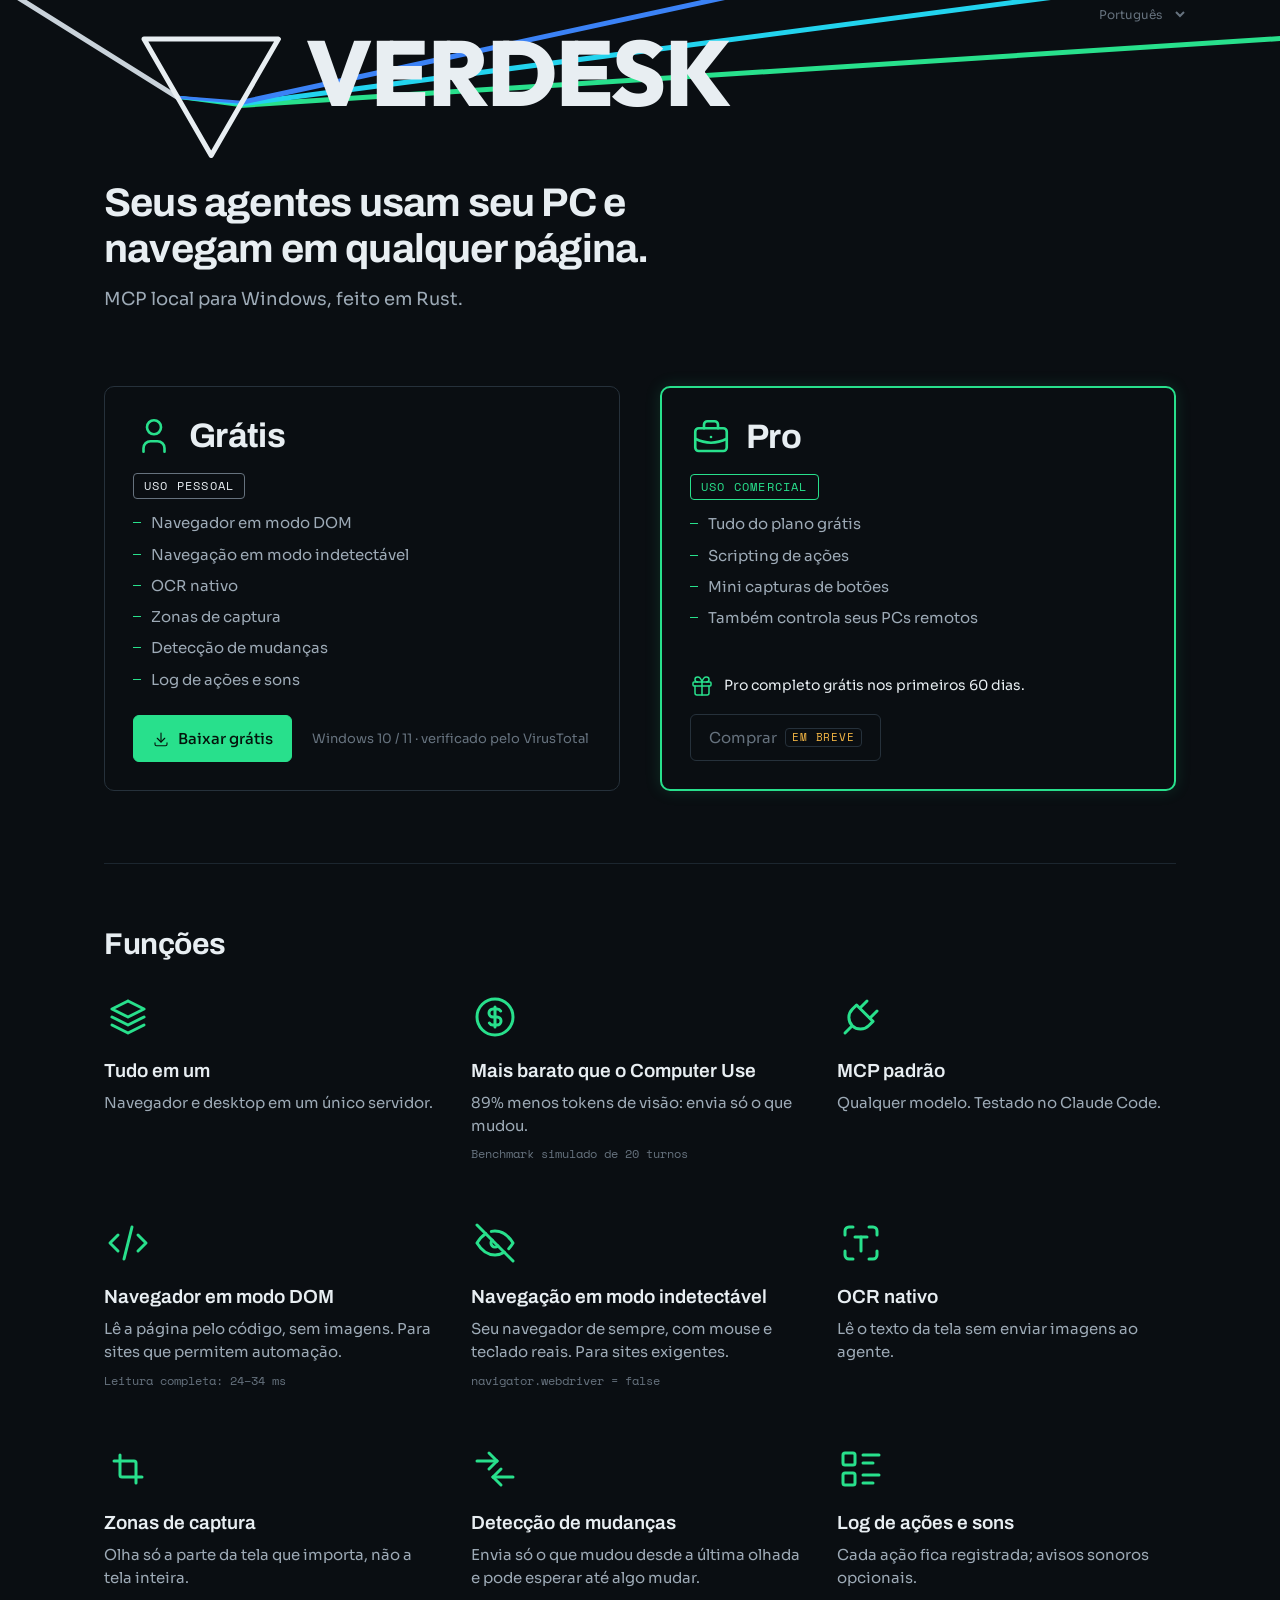
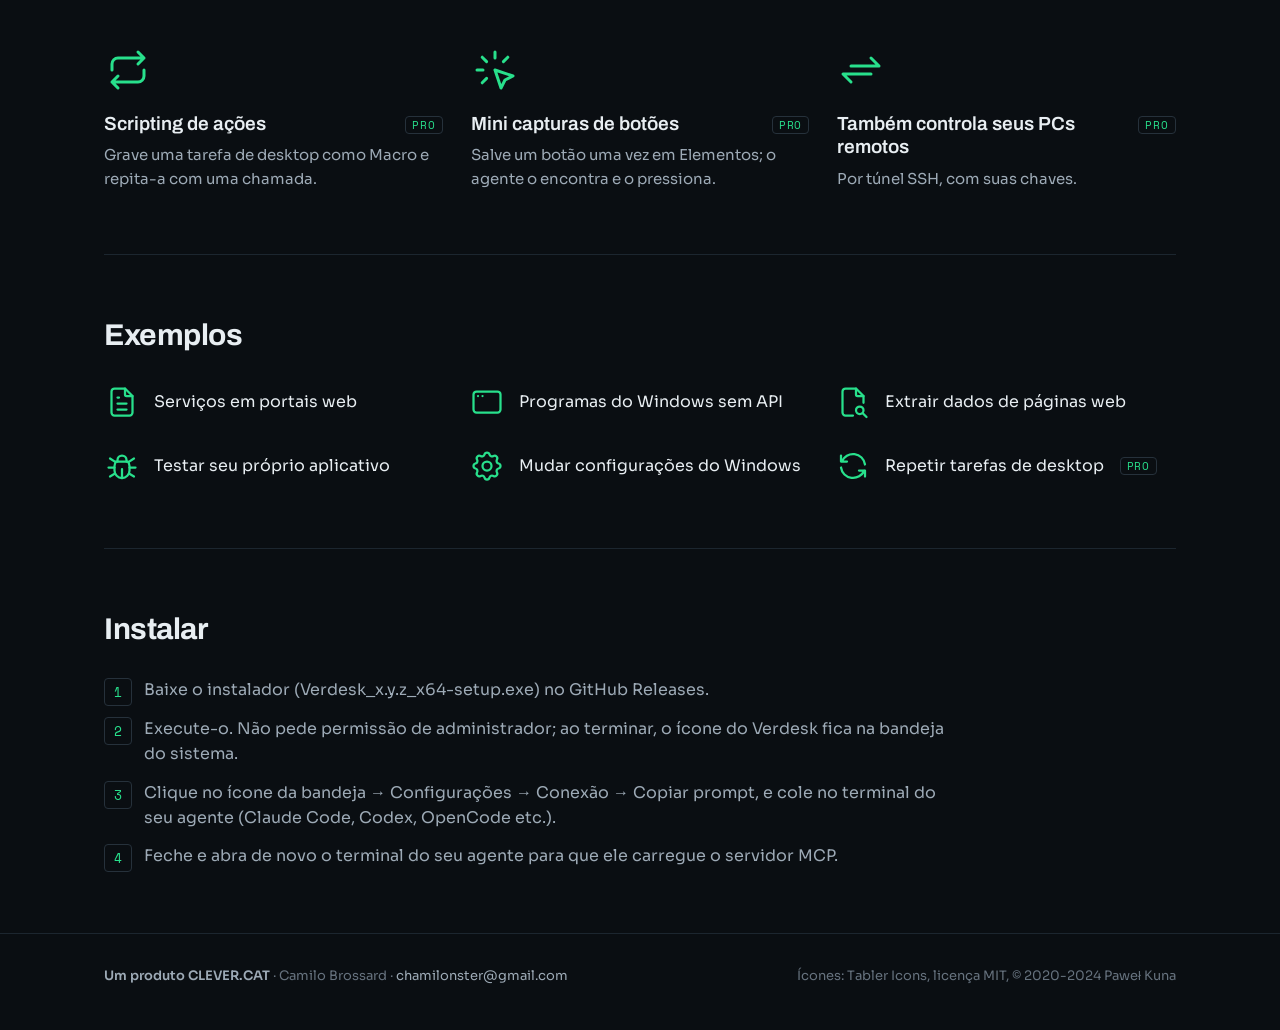
<file: pt/index.html>
<!DOCTYPE html>
<html lang="pt">
<head>
  <meta charset="UTF-8" />
  <meta name="viewport" content="width=device-width, initial-scale=1.0" />
  <title>Verdesk — Seus agentes usam seu PC e navegam em qualquer página</title>
  <meta name="description" content="Servidor MCP local para Windows. Seus agentes usam seu PC e navegam em qualquer página: modo DOM, modo indetectável, OCR nativo e só é enviado o que mudou. Grátis para uso pessoal." />
  <meta name="theme-color" content="#0A0E12" />
  <link rel="icon" href="/favicon.ico" sizes="any" />
  <link rel="icon" type="image/svg+xml" href="/favicon.svg" />
  <link rel="icon" type="image/png" sizes="96x96" href="/favicon-96.png" />
  <link rel="apple-touch-icon" href="/apple-touch-icon.png" />
  <meta property="og:title" content="Verdesk — Seus agentes usam seu PC e navegam em qualquer página" />
  <meta property="og:description" content="Servidor MCP local para Windows. Seus agentes usam seu PC e navegam em qualquer página: modo DOM, modo indetectável, OCR nativo e só é enviado o que mudou. Grátis para uso pessoal." />
  <meta property="og:type" content="website" />
  <meta property="og:url" content="https://verdesk.app/pt/" />
  <meta property="og:image" content="https://verdesk.app/og-image.png" />
  <meta name="twitter:card" content="summary_large_image" />
  <meta name="twitter:title" content="Verdesk — Seus agentes usam seu PC e navegam em qualquer página" />
  <meta name="twitter:description" content="Servidor MCP local para Windows. Seus agentes usam seu PC e navegam em qualquer página: modo DOM, modo indetectável, OCR nativo e só é enviado o que mudou. Grátis para uso pessoal." />
  <meta name="twitter:image" content="https://verdesk.app/og-image.png" />
  <script>
  /* Raíz "/": redirige al idioma del navegador antes de pintar (ct-2026-09-24-0027).
     Respeta la elección guardada en el selector ("en" = quedarse). Googlebot manda en-US: no redirige. */
  (function () {
    var p = location.pathname;
    if (p !== "/" && p !== "/index.html") return;
    var sup = ["es","pt","fr","de","it","nl","pl","tr","ru","uk","zh","ja","ko","en"], pick = null;
    try { pick = localStorage.getItem("verdesk.lang"); } catch (e) {}
    if (!pick) {
      var ls = (navigator.languages && navigator.languages.length) ? navigator.languages : [navigator.language || "en"];
      for (var i = 0; i < ls.length; i++) {
        var c = String(ls[i]).toLowerCase().split("-")[0];
        if (sup.indexOf(c) !== -1) { pick = c; break; }
      }
    }
    if (pick && pick !== "en" && sup.indexOf(pick) !== -1) location.replace("/" + pick + "/" + location.search + location.hash);
  })();
  </script>
  <link rel="stylesheet" href="/fonts.css?v=23" />
  <link rel="stylesheet" href="/style.css?v=23" />
  <script src="/i18n.js?v=23" defer></script>
  <script type="application/ld+json">
  {
    "@context": "https://schema.org",
    "@type": "SoftwareApplication",
    "name": "Verdesk",
    "url": "https://verdesk.app/",
    "image": "https://verdesk.app/og-image.png",
    "description": "Local MCP server for Windows, made in Rust. Your agents use your PC and browse any page.",
    "applicationCategory": "DeveloperApplication",
    "operatingSystem": "Windows 10, Windows 11",
    "downloadUrl": "https://github.com/clevercat64/verdesk/releases/latest",
    "offers": { "@type": "Offer", "price": "0", "priceCurrency": "USD" },
    "publisher": { "@type": "Organization", "name": "CLEVER.CAT", "url": "https://clever.cat" }
  }
  </script>
  <!-- I18N-SEO:START -->
  <link rel="canonical" href="https://verdesk.app/pt/" />
  <meta property="og:locale" content="pt_BR" />
  <link rel="alternate" hreflang="en" href="https://verdesk.app/" />
  <link rel="alternate" hreflang="es" href="https://verdesk.app/es/" />
  <link rel="alternate" hreflang="pt" href="https://verdesk.app/pt/" />
  <link rel="alternate" hreflang="fr" href="https://verdesk.app/fr/" />
  <link rel="alternate" hreflang="de" href="https://verdesk.app/de/" />
  <link rel="alternate" hreflang="it" href="https://verdesk.app/it/" />
  <link rel="alternate" hreflang="nl" href="https://verdesk.app/nl/" />
  <link rel="alternate" hreflang="pl" href="https://verdesk.app/pl/" />
  <link rel="alternate" hreflang="tr" href="https://verdesk.app/tr/" />
  <link rel="alternate" hreflang="ru" href="https://verdesk.app/ru/" />
  <link rel="alternate" hreflang="uk" href="https://verdesk.app/uk/" />
  <link rel="alternate" hreflang="zh" href="https://verdesk.app/zh/" />
  <link rel="alternate" hreflang="ja" href="https://verdesk.app/ja/" />
  <link rel="alternate" hreflang="ko" href="https://verdesk.app/ko/" />
  <link rel="alternate" hreflang="x-default" href="https://verdesk.app/" />
  <!-- I18N-SEO:END -->
</head>
<body>
  <!-- Icons: Tabler Icons (https://tabler.io/icons), MIT License, (c) 2020-2024 Pawel Kuna -->
  <svg width="0" height="0" style="position:absolute" aria-hidden="true">
    <symbol id="i-download" viewBox="0 0 24 24" fill="none" stroke="currentColor" stroke-width="1.5" stroke-linecap="round" stroke-linejoin="round"><path d="M4 17v2a2 2 0 0 0 2 2h12a2 2 0 0 0 2 -2v-2" /><path d="M7 11l5 5l5 -5" /><path d="M12 4l0 12" /></symbol>
    <symbol id="i-stack-2" viewBox="0 0 24 24" fill="none" stroke="currentColor" stroke-width="1.5" stroke-linecap="round" stroke-linejoin="round"><path d="M12 4l-8 4l8 4l8 -4l-8 -4" /><path d="M4 12l8 4l8 -4" /><path d="M4 16l8 4l8 -4" /></symbol>
    <symbol id="i-coin" viewBox="0 0 24 24" fill="none" stroke="currentColor" stroke-width="1.5" stroke-linecap="round" stroke-linejoin="round"><path d="M12 12m-9 0a9 9 0 1 0 18 0a9 9 0 1 0 -18 0" /><path d="M14.8 9a2 2 0 0 0 -1.8 -1h-2a2 2 0 1 0 0 4h2a2 2 0 1 1 0 4h-2a2 2 0 0 1 -1.8 -1" /><path d="M12 7v10" /></symbol>
    <symbol id="i-code" viewBox="0 0 24 24" fill="none" stroke="currentColor" stroke-width="1.5" stroke-linecap="round" stroke-linejoin="round"><path d="M7 8l-4 4l4 4" /><path d="M17 8l4 4l-4 4" /><path d="M14 4l-4 16" /></symbol>
    <symbol id="i-eye-off" viewBox="0 0 24 24" fill="none" stroke="currentColor" stroke-width="1.5" stroke-linecap="round" stroke-linejoin="round"><path d="M10.585 10.587a2 2 0 0 0 2.829 2.828" /><path d="M16.681 16.673a8.717 8.717 0 0 1 -4.681 1.327c-3.6 0 -6.6 -2 -9 -6c1.272 -2.12 2.712 -3.678 4.32 -4.674m2.86 -1.146a9.055 9.055 0 0 1 1.82 -.18c3.6 0 6.6 2 9 6c-.666 1.11 -1.379 2.067 -2.138 2.87" /><path d="M3 3l18 18" /></symbol>
    <symbol id="i-plug" viewBox="0 0 24 24" fill="none" stroke="currentColor" stroke-width="1.5" stroke-linecap="round" stroke-linejoin="round"><path d="M9.785 6l8.215 8.215l-2.054 2.054a5.81 5.81 0 1 1 -8.215 -8.215l2.054 -2.054z" /><path d="M4 20l3.5 -3.5" /><path d="M15 4l-3.5 3.5" /><path d="M20 9l-3.5 3.5" /></symbol>
    <symbol id="i-text-recognition" viewBox="0 0 24 24" fill="none" stroke="currentColor" stroke-width="1.5" stroke-linecap="round" stroke-linejoin="round"><path d="M4 8v-2a2 2 0 0 1 2 -2h2" /><path d="M4 16v2a2 2 0 0 0 2 2h2" /><path d="M16 4h2a2 2 0 0 1 2 2v2" /><path d="M16 20h2a2 2 0 0 0 2 -2v-2" /><path d="M12 16v-7" /><path d="M9 9h6" /></symbol>
    <symbol id="i-crop" viewBox="0 0 24 24" fill="none" stroke="currentColor" stroke-width="1.5" stroke-linecap="round" stroke-linejoin="round"><path d="M8 5v10a1 1 0 0 0 1 1h10" /><path d="M5 8h10a1 1 0 0 1 1 1v10" /></symbol>
    <symbol id="i-arrows-diff" viewBox="0 0 24 24" fill="none" stroke="currentColor" stroke-width="1.5" stroke-linecap="round" stroke-linejoin="round"><path d="M11 16h10" /><path d="M11 16l4 4" /><path d="M11 16l4 -4" /><path d="M13 8h-10" /><path d="M13 8l-4 4" /><path d="M13 8l-4 -4" /></symbol>
    <symbol id="i-list-details" viewBox="0 0 24 24" fill="none" stroke="currentColor" stroke-width="1.5" stroke-linecap="round" stroke-linejoin="round"><path d="M13 5h8" /><path d="M13 9h5" /><path d="M13 15h8" /><path d="M13 19h5" /><path d="M3 4m0 1a1 1 0 0 1 1 -1h4a1 1 0 0 1 1 1v4a1 1 0 0 1 -1 1h-4a1 1 0 0 1 -1 -1z" /><path d="M3 14m0 1a1 1 0 0 1 1 -1h4a1 1 0 0 1 1 1v4a1 1 0 0 1 -1 1h-4a1 1 0 0 1 -1 -1z" /></symbol>
    <symbol id="i-repeat" viewBox="0 0 24 24" fill="none" stroke="currentColor" stroke-width="1.5" stroke-linecap="round" stroke-linejoin="round"><path d="M4 12v-3a3 3 0 0 1 3 -3h13m-3 -3l3 3l-3 3" /><path d="M20 12v3a3 3 0 0 1 -3 3h-13m3 3l-3 -3l3 -3" /></symbol>
    <symbol id="i-click" viewBox="0 0 24 24" fill="none" stroke="currentColor" stroke-width="1.5" stroke-linecap="round" stroke-linejoin="round"><path d="M3 12l3 0" /><path d="M12 3l0 3" /><path d="M7.8 7.8l-2.2 -2.2" /><path d="M16.2 7.8l2.2 -2.2" /><path d="M7.8 16.2l-2.2 2.2" /><path d="M12 12l9 3l-4 2l-2 4l-3 -9" /></symbol>
    <symbol id="i-arrows-exchange" viewBox="0 0 24 24" fill="none" stroke="currentColor" stroke-width="1.5" stroke-linecap="round" stroke-linejoin="round"><path d="M7 10h14l-4 -4" /><path d="M17 14h-14l4 4" /></symbol>
    <symbol id="i-file-text" viewBox="0 0 24 24" fill="none" stroke="currentColor" stroke-width="1.5" stroke-linecap="round" stroke-linejoin="round"><path d="M14 3v4a1 1 0 0 0 1 1h4" /><path d="M17 21h-10a2 2 0 0 1 -2 -2v-14a2 2 0 0 1 2 -2h7l5 5v11a2 2 0 0 1 -2 2z" /><path d="M9 9l1 0" /><path d="M9 13l6 0" /><path d="M9 17l6 0" /></symbol>
    <symbol id="i-app-window" viewBox="0 0 24 24" fill="none" stroke="currentColor" stroke-width="1.5" stroke-linecap="round" stroke-linejoin="round"><path d="M3 5m0 2a2 2 0 0 1 2 -2h14a2 2 0 0 1 2 2v10a2 2 0 0 1 -2 2h-14a2 2 0 0 1 -2 -2z" /><path d="M6 8h.01" /><path d="M9 8h.01" /></symbol>
    <symbol id="i-file-search" viewBox="0 0 24 24" fill="none" stroke="currentColor" stroke-width="1.5" stroke-linecap="round" stroke-linejoin="round"><path d="M14 3v4a1 1 0 0 0 1 1h4" /><path d="M12 21h-5a2 2 0 0 1 -2 -2v-14a2 2 0 0 1 2 -2h7l5 5v4.5" /><path d="M16.5 17.5m-2.5 0a2.5 2.5 0 1 0 5 0a2.5 2.5 0 1 0 -5 0" /><path d="M18.5 19.5l2.5 2.5" /></symbol>
    <symbol id="i-bug" viewBox="0 0 24 24" fill="none" stroke="currentColor" stroke-width="1.5" stroke-linecap="round" stroke-linejoin="round"><path d="M9 9v-1a3 3 0 0 1 6 0v1" /><path d="M8 9h8a6 6 0 0 1 1 3v3a5 5 0 0 1 -10 0v-3a6 6 0 0 1 1 -3" /><path d="M3 13l4 0" /><path d="M17 13l4 0" /><path d="M12 20l0 -6" /><path d="M4 19l3.35 -2" /><path d="M20 19l-3.35 -2" /><path d="M4 7l3.75 2.4" /><path d="M20 7l-3.75 2.4" /></symbol>
    <symbol id="i-settings" viewBox="0 0 24 24" fill="none" stroke="currentColor" stroke-width="1.5" stroke-linecap="round" stroke-linejoin="round"><path d="M10.325 4.317c.426 -1.756 2.924 -1.756 3.35 0a1.724 1.724 0 0 0 2.573 1.066c1.543 -.94 3.31 .826 2.37 2.37a1.724 1.724 0 0 0 1.065 2.572c1.756 .426 1.756 2.924 0 3.35a1.724 1.724 0 0 0 -1.066 2.573c.94 1.543 -.826 3.31 -2.37 2.37a1.724 1.724 0 0 0 -2.572 1.065c-.426 1.756 -2.924 1.756 -3.35 0a1.724 1.724 0 0 0 -2.573 -1.066c-1.543 .94 -3.31 -.826 -2.37 -2.37a1.724 1.724 0 0 0 -1.065 -2.572c-1.756 -.426 -1.756 -2.924 0 -3.35a1.724 1.724 0 0 0 1.066 -2.573c-.94 -1.543 .826 -3.31 2.37 -2.37c1 .608 2.296 .07 2.572 -1.065z" /><path d="M9 12a3 3 0 1 0 6 0a3 3 0 0 0 -6 0" /></symbol>
    <symbol id="i-refresh" viewBox="0 0 24 24" fill="none" stroke="currentColor" stroke-width="1.5" stroke-linecap="round" stroke-linejoin="round"><path d="M20 11a8.1 8.1 0 0 0 -15.5 -2m-.5 -4v4h4" /><path d="M4 13a8.1 8.1 0 0 0 15.5 2m.5 4v-4h-4" /></symbol>
    <symbol id="i-gift" viewBox="0 0 24 24" fill="none" stroke="currentColor" stroke-width="1.5" stroke-linecap="round" stroke-linejoin="round"><path d="M3 8m0 1a1 1 0 0 1 1 -1h16a1 1 0 0 1 1 1v2a1 1 0 0 1 -1 1h-16a1 1 0 0 1 -1 -1z" /><path d="M12 8l0 13" /><path d="M19 12v7a2 2 0 0 1 -2 2h-10a2 2 0 0 1 -2 -2v-7" /><path d="M7.5 8a2.5 2.5 0 0 1 0 -5a4.8 8 0 0 1 4.5 5a4.8 8 0 0 1 4.5 -5a2.5 2.5 0 0 1 0 5" /></symbol>
    <symbol id="i-user" viewBox="0 0 24 24" fill="none" stroke="currentColor" stroke-width="1.5" stroke-linecap="round" stroke-linejoin="round"><path d="M8 7a4 4 0 1 0 8 0a4 4 0 0 0 -8 0" /><path d="M6 21v-2a4 4 0 0 1 4 -4h4a4 4 0 0 1 4 4v2" /></symbol>
    <symbol id="i-briefcase" viewBox="0 0 24 24" fill="none" stroke="currentColor" stroke-width="1.5" stroke-linecap="round" stroke-linejoin="round"><path d="M3 7m0 2a2 2 0 0 1 2 -2h14a2 2 0 0 1 2 2v9a2 2 0 0 1 -2 2h-14a2 2 0 0 1 -2 -2z" /><path d="M8 7v-2a2 2 0 0 1 2 -2h4a2 2 0 0 1 2 2v2" /><path d="M12 12l0 .01" /><path d="M3 13a20 20 0 0 0 18 0" /></symbol>
    <symbol id="logo-d2" viewBox="0 2 64 44" fill="none" stroke-linecap="round" stroke-linejoin="round"><g transform="matrix(1 0 0 -1 0 48)"><path d="M4.00 29.35L16.00 21.86" stroke="#9DAAB6" stroke-width="2.4"/><path d="M16.00 21.86L30.87 19.90" stroke="#28E08C" stroke-width="1.4"/><path d="M16.00 21.86L31.08 20.26" stroke="#22D3EE" stroke-width="1.4"/><path d="M16.00 21.86L31.31 20.66" stroke="#3B82F6" stroke-width="1.4"/><path d="M24.00 8.00L40.00 35.71H8.00Z" stroke="#E8EEF2" stroke-width="2.4"/><path d="M30.87 19.90L63.00 21.96" stroke="#28E08C" stroke-width="2.4"/><path d="M31.08 20.26L63.00 24.46" stroke="#22D3EE" stroke-width="2.4"/><path d="M31.31 20.66L63.00 27.54" stroke="#3B82F6" stroke-width="2.4"/></g></symbol>
  </svg>

  <select class="lang-select lang-top" id="lang-select" aria-label="Language">
    <option value="en" selected>English</option>
  </select>

  <main class="wrap" id="top">
    <div class="beam" role="img" aria-label="Verdesk"><div class="beam-inner"><svg><path d="M-3318.6 -2022.4L73.6 97.3" stroke="#C9D2DA" stroke-width="5"/><path d="M73.6 97.3L136.0 105.5" stroke="#28E08C" stroke-width="3"/><path d="M73.6 97.3L136.9 104.0" stroke="#22D3EE" stroke-width="3"/><path d="M73.6 97.3L137.9 102.3" stroke="#3B82F6" stroke-width="3"/><path d="M136.0 105.5L4127.8 -151.5" stroke="#28E08C" stroke-width="5"/><path d="M136.9 104.0L4102.8 -417.6" stroke="#22D3EE" stroke-width="5"/><path d="M137.9 102.3L4046.9 -746.1" stroke="#3B82F6" stroke-width="5"/><path d="M107.2 155.5L174.4 39.1L40.0 39.1Z" stroke="#E8EEF2" stroke-width="5" stroke-linejoin="round"/><text x="201.9" y="105.6" class="beam-word">VERDESK</text></svg></div></div>
    <section class="hero">
      <h1 data-i18n="hero.h1">Seus agentes usam seu PC e navegam em qualquer página.</h1>
      <p class="lede" data-i18n="hero.sub">MCP local para Windows, feito em Rust.</p>
    </section>

    <section class="plans-top" id="plans">
      <div class="plans">
        <div class="card"><div class="card-head"><svg class="ic plan-ic"><use href="#i-user"/></svg><h3 data-i18n="plan.free.t">Grátis</h3></div><span class="use" data-i18n="plan.free.personal">Uso pessoal</span><ul><li><span data-i18n="f.dom.t">Navegador em modo DOM</span></li><li><span data-i18n="f.stealth.t">Navegação em modo indetectável</span></li><li><span data-i18n="f.ocr.t">OCR nativo</span></li><li><span data-i18n="f.zone.t">Zonas de captura</span></li><li><span data-i18n="f.diff.t">Detecção de mudanças</span></li><li><span data-i18n="f.log.t">Log de ações e sons</span></li></ul><div class="cta"><a class="btn primary" href="https://github.com/clevercat64/verdesk/releases/latest"><svg class="ic"><use href="#i-download"/></svg><span data-i18n="hero.download">Baixar grátis</span></a><a class="note" href="https://www.virustotal.com/gui/url/f37914798183b410f59b6f8d9f3163dbd8a1b7edc382f666fbac66edbec6bd60" data-i18n="hero.note">Windows 10 / 11 · verificado pelo VirusTotal</a></div></div>
        <div class="card pro-card"><div class="card-head"><svg class="ic plan-ic"><use href="#i-briefcase"/></svg><h3>Pro</h3></div><span class="use" data-i18n="plan.pro.commercial">Uso comercial</span><ul><li><span data-i18n="plan.pro.all">Tudo do plano grátis</span></li><li><span data-i18n="f.script.t">Scripting de ações</span></li><li><span data-i18n="f.btn.t">Mini capturas de botões</span></li><li><span data-i18n="f.remote.t">Também controla seus PCs remotos</span></li></ul><p class="card-foot trial"><svg class="ic"><use href="#i-gift"/></svg><span data-i18n="hero.trial">Pro completo grátis nos primeiros 60 dias.</span></p><button class="btn buy-btn" type="button" disabled><span data-i18n="plan.pro.buy">Comprar</span><span class="soon" data-i18n="plan.pro.soon">em breve</span></button></div>
      </div>
    </section>

    <section class="band" id="features">
      <h2 class="label" data-i18n="sec.features">Funções</h2>
      <ul class="six">
      <li style="--i:0"><svg class="ic"><use href="#i-stack-2"/></svg><h2 data-i18n="f.all.t">Tudo em um</h2><p data-i18n="f.all.d">Navegador e desktop em um único servidor.</p></li>
      <li style="--i:1"><svg class="ic"><use href="#i-coin"/></svg><h2 data-i18n="f.cheap.t">Mais barato que o Computer Use</h2><p data-i18n="f.cheap.d">89% menos tokens de visão: envia só o que mudou.</p><span class="src" data-i18n="f.cheap.s">Benchmark simulado de 20 turnos</span></li>
      <li style="--i:2"><svg class="ic"><use href="#i-plug"/></svg><h2 data-i18n="f.mcp.t">MCP padrão</h2><p data-i18n="f.mcp.d">Qualquer modelo. Testado no Claude Code.</p></li>
      <li style="--i:3"><svg class="ic"><use href="#i-code"/></svg><h2 data-i18n="f.dom.t">Navegador em modo DOM</h2><p data-i18n="f.dom.d">Lê a página pelo código, sem imagens. Para sites que permitem automação.</p><span class="src" data-i18n="f.dom.s">Leitura completa: 24–34 ms</span></li>
      <li style="--i:4"><svg class="ic"><use href="#i-eye-off"/></svg><h2 data-i18n="f.stealth.t">Navegação em modo indetectável</h2><p data-i18n="f.stealth.d">Seu navegador de sempre, com mouse e teclado reais. Para sites exigentes.</p><span class="src">navigator.webdriver = false</span></li>
      <li style="--i:5"><svg class="ic"><use href="#i-text-recognition"/></svg><h2 data-i18n="f.ocr.t">OCR nativo</h2><p data-i18n="f.ocr.d">Lê o texto da tela sem enviar imagens ao agente.</p></li>
      <li style="--i:6"><svg class="ic"><use href="#i-crop"/></svg><h2 data-i18n="f.zone.t">Zonas de captura</h2><p data-i18n="f.zone.d">Olha só a parte da tela que importa, não a tela inteira.</p></li>
      <li style="--i:7"><svg class="ic"><use href="#i-arrows-diff"/></svg><h2 data-i18n="f.diff.t">Detecção de mudanças</h2><p data-i18n="f.diff.d">Envia só o que mudou desde a última olhada e pode esperar até algo mudar.</p></li>
      <li style="--i:8"><svg class="ic"><use href="#i-list-details"/></svg><h2 data-i18n="f.log.t">Log de ações e sons</h2><p data-i18n="f.log.d">Cada ação fica registrada; avisos sonoros opcionais.</p></li>
      <li style="--i:9"><svg class="ic"><use href="#i-repeat"/></svg><h2 data-i18n="f.script.t">Scripting de ações</h2><span class="pro">PRO</span><p data-i18n="f.script.d">Grave uma tarefa de desktop como Macro e repita-a com uma chamada.</p></li>
      <li style="--i:10"><svg class="ic"><use href="#i-click"/></svg><h2 data-i18n="f.btn.t">Mini capturas de botões</h2><span class="pro">PRO</span><p data-i18n="f.btn.d">Salve um botão uma vez em Elementos; o agente o encontra e o pressiona.</p></li>
      <li style="--i:11"><svg class="ic"><use href="#i-arrows-exchange"/></svg><h2 data-i18n="f.remote.t">Também controla seus PCs remotos</h2><span class="pro">PRO</span><p data-i18n="f.remote.d">Por túnel SSH, com suas chaves.</p></li>
      </ul>
    </section>

    <section class="band" id="examples">
      <h2 class="label" data-i18n="sec.examples">Exemplos</h2>
      <ul class="ex">
      <li style="--i:13"><svg class="ic"><use href="#i-file-text"/></svg><span data-i18n="ex.1">Serviços em portais web</span></li>
      <li style="--i:14"><svg class="ic"><use href="#i-app-window"/></svg><span data-i18n="ex.2">Programas do Windows sem API</span></li>
      <li style="--i:15"><svg class="ic"><use href="#i-file-search"/></svg><span data-i18n="ex.3">Extrair dados de páginas web</span></li>
      <li style="--i:16"><svg class="ic"><use href="#i-bug"/></svg><span data-i18n="ex.4">Testar seu próprio aplicativo</span></li>
      <li style="--i:17"><svg class="ic"><use href="#i-settings"/></svg><span data-i18n="ex.5">Mudar configurações do Windows</span></li>
      <li style="--i:18"><svg class="ic"><use href="#i-refresh"/></svg><span data-i18n="ex.6">Repetir tarefas de desktop</span><span class="pro">PRO</span></li>
      </ul>
    </section>

    <section class="band" id="install">
      <h2 class="label" data-i18n="sec.install">Instalar</h2>
      <ol class="steps">
        <li><span data-i18n="install.1">Baixe o instalador (Verdesk_x.y.z_x64-setup.exe) no GitHub Releases.</span></li>
        <li><span data-i18n="install.2">Execute-o. Não pede permissão de administrador; ao terminar, o ícone do Verdesk fica na bandeja do sistema.</span></li>
        <li><span data-i18n="install.3">Clique no ícone da bandeja → Configurações → Conexão → Copiar prompt, e cole no terminal do seu agente (Claude Code, Codex, OpenCode etc.).</span></li>
        <li><span data-i18n="install.4">Feche e abra de novo o terminal do seu agente para que ele carregue o servidor MCP.</span></li>
      </ol>
    </section>
  </main>

  <footer>
    <div class="wrap">
      <span><a class="cc" href="https://clever.cat" data-i18n-html="nav.by">Um produto <b>CLEVER.CAT</b></a> · Camilo Brossard · <span class="sel">chamilonster@gmail.com</span></span>
      <span><span data-i18n="footer.icons">Ícones: Tabler Icons, licença MIT</span>, © 2020-2024 Paweł Kuna</span>
    </div>
  </footer>
</body>
</html>
</file>
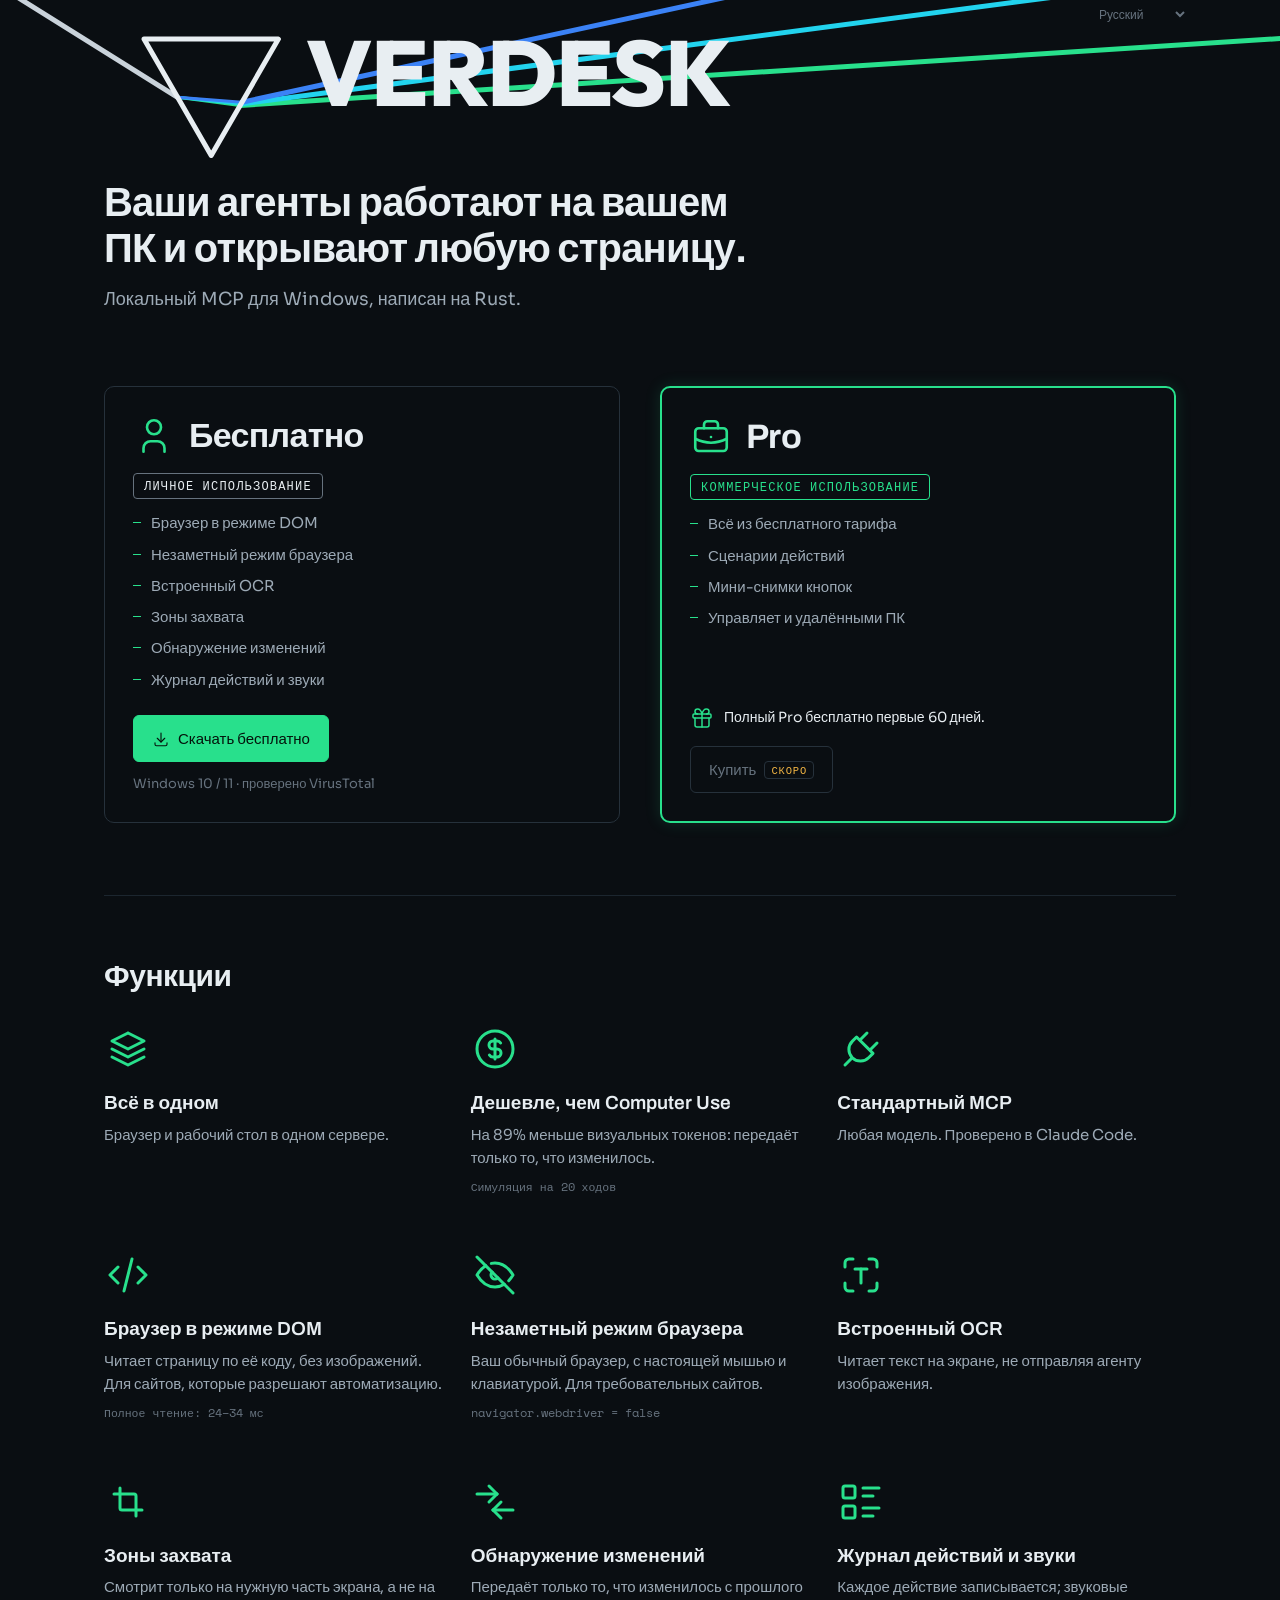
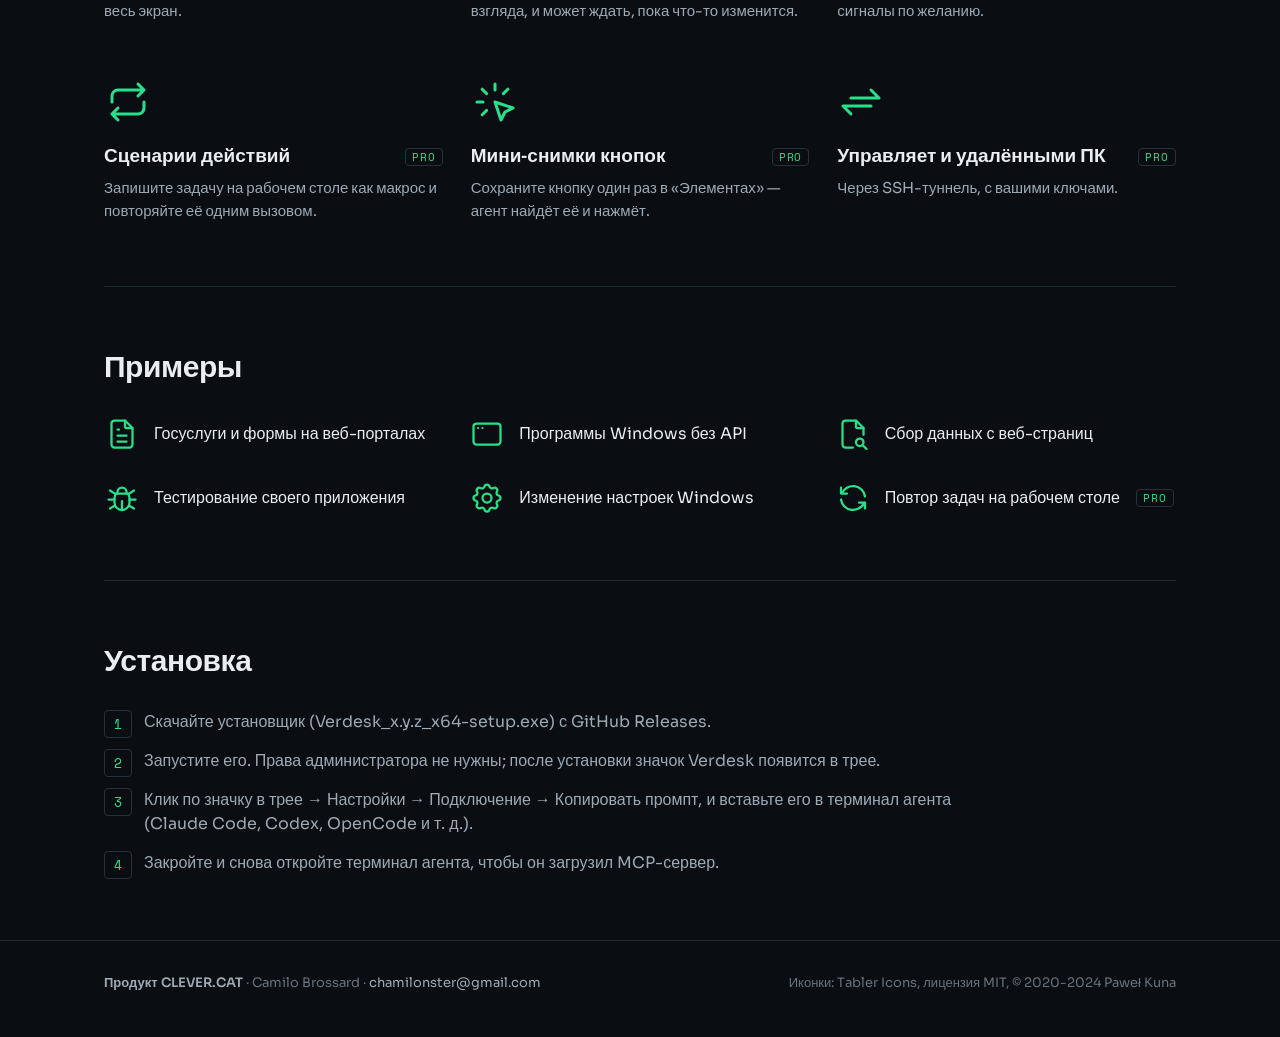
<file: ru/index.html>
<!DOCTYPE html>
<html lang="ru">
<head>
  <meta charset="UTF-8" />
  <meta name="viewport" content="width=device-width, initial-scale=1.0" />
  <title>Verdesk — Ваши агенты работают на вашем ПК и открывают любую страницу</title>
  <meta name="description" content="Локальный MCP-сервер для Windows. Ваши агенты работают на вашем ПК и открывают любую страницу: режим DOM, незаметный режим, встроенный OCR, передаётся только то, что изменилось. Бесплатно для личного использования." />
  <meta name="theme-color" content="#0A0E12" />
  <link rel="icon" href="/favicon.ico" sizes="any" />
  <link rel="icon" type="image/svg+xml" href="/favicon.svg" />
  <link rel="icon" type="image/png" sizes="96x96" href="/favicon-96.png" />
  <link rel="apple-touch-icon" href="/apple-touch-icon.png" />
  <meta property="og:title" content="Verdesk — Ваши агенты работают на вашем ПК и открывают любую страницу" />
  <meta property="og:description" content="Локальный MCP-сервер для Windows. Ваши агенты работают на вашем ПК и открывают любую страницу: режим DOM, незаметный режим, встроенный OCR, передаётся только то, что изменилось. Бесплатно для личного использования." />
  <meta property="og:type" content="website" />
  <meta property="og:url" content="https://verdesk.app/ru/" />
  <meta property="og:image" content="https://verdesk.app/og-image.png" />
  <meta name="twitter:card" content="summary_large_image" />
  <meta name="twitter:title" content="Verdesk — Ваши агенты работают на вашем ПК и открывают любую страницу" />
  <meta name="twitter:description" content="Локальный MCP-сервер для Windows. Ваши агенты работают на вашем ПК и открывают любую страницу: режим DOM, незаметный режим, встроенный OCR, передаётся только то, что изменилось. Бесплатно для личного использования." />
  <meta name="twitter:image" content="https://verdesk.app/og-image.png" />
  <script>
  /* Raíz "/": redirige al idioma del navegador antes de pintar (ct-2026-09-24-0027).
     Respeta la elección guardada en el selector ("en" = quedarse). Googlebot manda en-US: no redirige. */
  (function () {
    var p = location.pathname;
    if (p !== "/" && p !== "/index.html") return;
    var sup = ["es","pt","fr","de","it","nl","pl","tr","ru","uk","zh","ja","ko","en"], pick = null;
    try { pick = localStorage.getItem("verdesk.lang"); } catch (e) {}
    if (!pick) {
      var ls = (navigator.languages && navigator.languages.length) ? navigator.languages : [navigator.language || "en"];
      for (var i = 0; i < ls.length; i++) {
        var c = String(ls[i]).toLowerCase().split("-")[0];
        if (sup.indexOf(c) !== -1) { pick = c; break; }
      }
    }
    if (pick && pick !== "en" && sup.indexOf(pick) !== -1) location.replace("/" + pick + "/" + location.search + location.hash);
  })();
  </script>
  <link rel="stylesheet" href="/fonts.css?v=23" />
  <link rel="stylesheet" href="/style.css?v=23" />
  <script src="/i18n.js?v=23" defer></script>
  <script type="application/ld+json">
  {
    "@context": "https://schema.org",
    "@type": "SoftwareApplication",
    "name": "Verdesk",
    "url": "https://verdesk.app/",
    "image": "https://verdesk.app/og-image.png",
    "description": "Local MCP server for Windows, made in Rust. Your agents use your PC and browse any page.",
    "applicationCategory": "DeveloperApplication",
    "operatingSystem": "Windows 10, Windows 11",
    "downloadUrl": "https://github.com/clevercat64/verdesk/releases/latest",
    "offers": { "@type": "Offer", "price": "0", "priceCurrency": "USD" },
    "publisher": { "@type": "Organization", "name": "CLEVER.CAT", "url": "https://clever.cat" }
  }
  </script>
  <!-- I18N-SEO:START -->
  <link rel="canonical" href="https://verdesk.app/ru/" />
  <meta property="og:locale" content="ru_RU" />
  <link rel="alternate" hreflang="en" href="https://verdesk.app/" />
  <link rel="alternate" hreflang="es" href="https://verdesk.app/es/" />
  <link rel="alternate" hreflang="pt" href="https://verdesk.app/pt/" />
  <link rel="alternate" hreflang="fr" href="https://verdesk.app/fr/" />
  <link rel="alternate" hreflang="de" href="https://verdesk.app/de/" />
  <link rel="alternate" hreflang="it" href="https://verdesk.app/it/" />
  <link rel="alternate" hreflang="nl" href="https://verdesk.app/nl/" />
  <link rel="alternate" hreflang="pl" href="https://verdesk.app/pl/" />
  <link rel="alternate" hreflang="tr" href="https://verdesk.app/tr/" />
  <link rel="alternate" hreflang="ru" href="https://verdesk.app/ru/" />
  <link rel="alternate" hreflang="uk" href="https://verdesk.app/uk/" />
  <link rel="alternate" hreflang="zh" href="https://verdesk.app/zh/" />
  <link rel="alternate" hreflang="ja" href="https://verdesk.app/ja/" />
  <link rel="alternate" hreflang="ko" href="https://verdesk.app/ko/" />
  <link rel="alternate" hreflang="x-default" href="https://verdesk.app/" />
  <!-- I18N-SEO:END -->
</head>
<body>
  <!-- Icons: Tabler Icons (https://tabler.io/icons), MIT License, (c) 2020-2024 Pawel Kuna -->
  <svg width="0" height="0" style="position:absolute" aria-hidden="true">
    <symbol id="i-download" viewBox="0 0 24 24" fill="none" stroke="currentColor" stroke-width="1.5" stroke-linecap="round" stroke-linejoin="round"><path d="M4 17v2a2 2 0 0 0 2 2h12a2 2 0 0 0 2 -2v-2" /><path d="M7 11l5 5l5 -5" /><path d="M12 4l0 12" /></symbol>
    <symbol id="i-stack-2" viewBox="0 0 24 24" fill="none" stroke="currentColor" stroke-width="1.5" stroke-linecap="round" stroke-linejoin="round"><path d="M12 4l-8 4l8 4l8 -4l-8 -4" /><path d="M4 12l8 4l8 -4" /><path d="M4 16l8 4l8 -4" /></symbol>
    <symbol id="i-coin" viewBox="0 0 24 24" fill="none" stroke="currentColor" stroke-width="1.5" stroke-linecap="round" stroke-linejoin="round"><path d="M12 12m-9 0a9 9 0 1 0 18 0a9 9 0 1 0 -18 0" /><path d="M14.8 9a2 2 0 0 0 -1.8 -1h-2a2 2 0 1 0 0 4h2a2 2 0 1 1 0 4h-2a2 2 0 0 1 -1.8 -1" /><path d="M12 7v10" /></symbol>
    <symbol id="i-code" viewBox="0 0 24 24" fill="none" stroke="currentColor" stroke-width="1.5" stroke-linecap="round" stroke-linejoin="round"><path d="M7 8l-4 4l4 4" /><path d="M17 8l4 4l-4 4" /><path d="M14 4l-4 16" /></symbol>
    <symbol id="i-eye-off" viewBox="0 0 24 24" fill="none" stroke="currentColor" stroke-width="1.5" stroke-linecap="round" stroke-linejoin="round"><path d="M10.585 10.587a2 2 0 0 0 2.829 2.828" /><path d="M16.681 16.673a8.717 8.717 0 0 1 -4.681 1.327c-3.6 0 -6.6 -2 -9 -6c1.272 -2.12 2.712 -3.678 4.32 -4.674m2.86 -1.146a9.055 9.055 0 0 1 1.82 -.18c3.6 0 6.6 2 9 6c-.666 1.11 -1.379 2.067 -2.138 2.87" /><path d="M3 3l18 18" /></symbol>
    <symbol id="i-plug" viewBox="0 0 24 24" fill="none" stroke="currentColor" stroke-width="1.5" stroke-linecap="round" stroke-linejoin="round"><path d="M9.785 6l8.215 8.215l-2.054 2.054a5.81 5.81 0 1 1 -8.215 -8.215l2.054 -2.054z" /><path d="M4 20l3.5 -3.5" /><path d="M15 4l-3.5 3.5" /><path d="M20 9l-3.5 3.5" /></symbol>
    <symbol id="i-text-recognition" viewBox="0 0 24 24" fill="none" stroke="currentColor" stroke-width="1.5" stroke-linecap="round" stroke-linejoin="round"><path d="M4 8v-2a2 2 0 0 1 2 -2h2" /><path d="M4 16v2a2 2 0 0 0 2 2h2" /><path d="M16 4h2a2 2 0 0 1 2 2v2" /><path d="M16 20h2a2 2 0 0 0 2 -2v-2" /><path d="M12 16v-7" /><path d="M9 9h6" /></symbol>
    <symbol id="i-crop" viewBox="0 0 24 24" fill="none" stroke="currentColor" stroke-width="1.5" stroke-linecap="round" stroke-linejoin="round"><path d="M8 5v10a1 1 0 0 0 1 1h10" /><path d="M5 8h10a1 1 0 0 1 1 1v10" /></symbol>
    <symbol id="i-arrows-diff" viewBox="0 0 24 24" fill="none" stroke="currentColor" stroke-width="1.5" stroke-linecap="round" stroke-linejoin="round"><path d="M11 16h10" /><path d="M11 16l4 4" /><path d="M11 16l4 -4" /><path d="M13 8h-10" /><path d="M13 8l-4 4" /><path d="M13 8l-4 -4" /></symbol>
    <symbol id="i-list-details" viewBox="0 0 24 24" fill="none" stroke="currentColor" stroke-width="1.5" stroke-linecap="round" stroke-linejoin="round"><path d="M13 5h8" /><path d="M13 9h5" /><path d="M13 15h8" /><path d="M13 19h5" /><path d="M3 4m0 1a1 1 0 0 1 1 -1h4a1 1 0 0 1 1 1v4a1 1 0 0 1 -1 1h-4a1 1 0 0 1 -1 -1z" /><path d="M3 14m0 1a1 1 0 0 1 1 -1h4a1 1 0 0 1 1 1v4a1 1 0 0 1 -1 1h-4a1 1 0 0 1 -1 -1z" /></symbol>
    <symbol id="i-repeat" viewBox="0 0 24 24" fill="none" stroke="currentColor" stroke-width="1.5" stroke-linecap="round" stroke-linejoin="round"><path d="M4 12v-3a3 3 0 0 1 3 -3h13m-3 -3l3 3l-3 3" /><path d="M20 12v3a3 3 0 0 1 -3 3h-13m3 3l-3 -3l3 -3" /></symbol>
    <symbol id="i-click" viewBox="0 0 24 24" fill="none" stroke="currentColor" stroke-width="1.5" stroke-linecap="round" stroke-linejoin="round"><path d="M3 12l3 0" /><path d="M12 3l0 3" /><path d="M7.8 7.8l-2.2 -2.2" /><path d="M16.2 7.8l2.2 -2.2" /><path d="M7.8 16.2l-2.2 2.2" /><path d="M12 12l9 3l-4 2l-2 4l-3 -9" /></symbol>
    <symbol id="i-arrows-exchange" viewBox="0 0 24 24" fill="none" stroke="currentColor" stroke-width="1.5" stroke-linecap="round" stroke-linejoin="round"><path d="M7 10h14l-4 -4" /><path d="M17 14h-14l4 4" /></symbol>
    <symbol id="i-file-text" viewBox="0 0 24 24" fill="none" stroke="currentColor" stroke-width="1.5" stroke-linecap="round" stroke-linejoin="round"><path d="M14 3v4a1 1 0 0 0 1 1h4" /><path d="M17 21h-10a2 2 0 0 1 -2 -2v-14a2 2 0 0 1 2 -2h7l5 5v11a2 2 0 0 1 -2 2z" /><path d="M9 9l1 0" /><path d="M9 13l6 0" /><path d="M9 17l6 0" /></symbol>
    <symbol id="i-app-window" viewBox="0 0 24 24" fill="none" stroke="currentColor" stroke-width="1.5" stroke-linecap="round" stroke-linejoin="round"><path d="M3 5m0 2a2 2 0 0 1 2 -2h14a2 2 0 0 1 2 2v10a2 2 0 0 1 -2 2h-14a2 2 0 0 1 -2 -2z" /><path d="M6 8h.01" /><path d="M9 8h.01" /></symbol>
    <symbol id="i-file-search" viewBox="0 0 24 24" fill="none" stroke="currentColor" stroke-width="1.5" stroke-linecap="round" stroke-linejoin="round"><path d="M14 3v4a1 1 0 0 0 1 1h4" /><path d="M12 21h-5a2 2 0 0 1 -2 -2v-14a2 2 0 0 1 2 -2h7l5 5v4.5" /><path d="M16.5 17.5m-2.5 0a2.5 2.5 0 1 0 5 0a2.5 2.5 0 1 0 -5 0" /><path d="M18.5 19.5l2.5 2.5" /></symbol>
    <symbol id="i-bug" viewBox="0 0 24 24" fill="none" stroke="currentColor" stroke-width="1.5" stroke-linecap="round" stroke-linejoin="round"><path d="M9 9v-1a3 3 0 0 1 6 0v1" /><path d="M8 9h8a6 6 0 0 1 1 3v3a5 5 0 0 1 -10 0v-3a6 6 0 0 1 1 -3" /><path d="M3 13l4 0" /><path d="M17 13l4 0" /><path d="M12 20l0 -6" /><path d="M4 19l3.35 -2" /><path d="M20 19l-3.35 -2" /><path d="M4 7l3.75 2.4" /><path d="M20 7l-3.75 2.4" /></symbol>
    <symbol id="i-settings" viewBox="0 0 24 24" fill="none" stroke="currentColor" stroke-width="1.5" stroke-linecap="round" stroke-linejoin="round"><path d="M10.325 4.317c.426 -1.756 2.924 -1.756 3.35 0a1.724 1.724 0 0 0 2.573 1.066c1.543 -.94 3.31 .826 2.37 2.37a1.724 1.724 0 0 0 1.065 2.572c1.756 .426 1.756 2.924 0 3.35a1.724 1.724 0 0 0 -1.066 2.573c.94 1.543 -.826 3.31 -2.37 2.37a1.724 1.724 0 0 0 -2.572 1.065c-.426 1.756 -2.924 1.756 -3.35 0a1.724 1.724 0 0 0 -2.573 -1.066c-1.543 .94 -3.31 -.826 -2.37 -2.37a1.724 1.724 0 0 0 -1.065 -2.572c-1.756 -.426 -1.756 -2.924 0 -3.35a1.724 1.724 0 0 0 1.066 -2.573c-.94 -1.543 .826 -3.31 2.37 -2.37c1 .608 2.296 .07 2.572 -1.065z" /><path d="M9 12a3 3 0 1 0 6 0a3 3 0 0 0 -6 0" /></symbol>
    <symbol id="i-refresh" viewBox="0 0 24 24" fill="none" stroke="currentColor" stroke-width="1.5" stroke-linecap="round" stroke-linejoin="round"><path d="M20 11a8.1 8.1 0 0 0 -15.5 -2m-.5 -4v4h4" /><path d="M4 13a8.1 8.1 0 0 0 15.5 2m.5 4v-4h-4" /></symbol>
    <symbol id="i-gift" viewBox="0 0 24 24" fill="none" stroke="currentColor" stroke-width="1.5" stroke-linecap="round" stroke-linejoin="round"><path d="M3 8m0 1a1 1 0 0 1 1 -1h16a1 1 0 0 1 1 1v2a1 1 0 0 1 -1 1h-16a1 1 0 0 1 -1 -1z" /><path d="M12 8l0 13" /><path d="M19 12v7a2 2 0 0 1 -2 2h-10a2 2 0 0 1 -2 -2v-7" /><path d="M7.5 8a2.5 2.5 0 0 1 0 -5a4.8 8 0 0 1 4.5 5a4.8 8 0 0 1 4.5 -5a2.5 2.5 0 0 1 0 5" /></symbol>
    <symbol id="i-user" viewBox="0 0 24 24" fill="none" stroke="currentColor" stroke-width="1.5" stroke-linecap="round" stroke-linejoin="round"><path d="M8 7a4 4 0 1 0 8 0a4 4 0 0 0 -8 0" /><path d="M6 21v-2a4 4 0 0 1 4 -4h4a4 4 0 0 1 4 4v2" /></symbol>
    <symbol id="i-briefcase" viewBox="0 0 24 24" fill="none" stroke="currentColor" stroke-width="1.5" stroke-linecap="round" stroke-linejoin="round"><path d="M3 7m0 2a2 2 0 0 1 2 -2h14a2 2 0 0 1 2 2v9a2 2 0 0 1 -2 2h-14a2 2 0 0 1 -2 -2z" /><path d="M8 7v-2a2 2 0 0 1 2 -2h4a2 2 0 0 1 2 2v2" /><path d="M12 12l0 .01" /><path d="M3 13a20 20 0 0 0 18 0" /></symbol>
    <symbol id="logo-d2" viewBox="0 2 64 44" fill="none" stroke-linecap="round" stroke-linejoin="round"><g transform="matrix(1 0 0 -1 0 48)"><path d="M4.00 29.35L16.00 21.86" stroke="#9DAAB6" stroke-width="2.4"/><path d="M16.00 21.86L30.87 19.90" stroke="#28E08C" stroke-width="1.4"/><path d="M16.00 21.86L31.08 20.26" stroke="#22D3EE" stroke-width="1.4"/><path d="M16.00 21.86L31.31 20.66" stroke="#3B82F6" stroke-width="1.4"/><path d="M24.00 8.00L40.00 35.71H8.00Z" stroke="#E8EEF2" stroke-width="2.4"/><path d="M30.87 19.90L63.00 21.96" stroke="#28E08C" stroke-width="2.4"/><path d="M31.08 20.26L63.00 24.46" stroke="#22D3EE" stroke-width="2.4"/><path d="M31.31 20.66L63.00 27.54" stroke="#3B82F6" stroke-width="2.4"/></g></symbol>
  </svg>

  <select class="lang-select lang-top" id="lang-select" aria-label="Language">
    <option value="en" selected>English</option>
  </select>

  <main class="wrap" id="top">
    <div class="beam" role="img" aria-label="Verdesk"><div class="beam-inner"><svg><path d="M-3318.6 -2022.4L73.6 97.3" stroke="#C9D2DA" stroke-width="5"/><path d="M73.6 97.3L136.0 105.5" stroke="#28E08C" stroke-width="3"/><path d="M73.6 97.3L136.9 104.0" stroke="#22D3EE" stroke-width="3"/><path d="M73.6 97.3L137.9 102.3" stroke="#3B82F6" stroke-width="3"/><path d="M136.0 105.5L4127.8 -151.5" stroke="#28E08C" stroke-width="5"/><path d="M136.9 104.0L4102.8 -417.6" stroke="#22D3EE" stroke-width="5"/><path d="M137.9 102.3L4046.9 -746.1" stroke="#3B82F6" stroke-width="5"/><path d="M107.2 155.5L174.4 39.1L40.0 39.1Z" stroke="#E8EEF2" stroke-width="5" stroke-linejoin="round"/><text x="201.9" y="105.6" class="beam-word">VERDESK</text></svg></div></div>
    <section class="hero">
      <h1 data-i18n="hero.h1">Ваши агенты работают на вашем ПК и открывают любую страницу.</h1>
      <p class="lede" data-i18n="hero.sub">Локальный MCP для Windows, написан на Rust.</p>
    </section>

    <section class="plans-top" id="plans">
      <div class="plans">
        <div class="card"><div class="card-head"><svg class="ic plan-ic"><use href="#i-user"/></svg><h3 data-i18n="plan.free.t">Бесплатно</h3></div><span class="use" data-i18n="plan.free.personal">Личное использование</span><ul><li><span data-i18n="f.dom.t">Браузер в режиме DOM</span></li><li><span data-i18n="f.stealth.t">Незаметный режим браузера</span></li><li><span data-i18n="f.ocr.t">Встроенный OCR</span></li><li><span data-i18n="f.zone.t">Зоны захвата</span></li><li><span data-i18n="f.diff.t">Обнаружение изменений</span></li><li><span data-i18n="f.log.t">Журнал действий и звуки</span></li></ul><div class="cta"><a class="btn primary" href="https://github.com/clevercat64/verdesk/releases/latest"><svg class="ic"><use href="#i-download"/></svg><span data-i18n="hero.download">Скачать бесплатно</span></a><a class="note" href="https://www.virustotal.com/gui/url/f37914798183b410f59b6f8d9f3163dbd8a1b7edc382f666fbac66edbec6bd60" data-i18n="hero.note">Windows 10 / 11 · проверено VirusTotal</a></div></div>
        <div class="card pro-card"><div class="card-head"><svg class="ic plan-ic"><use href="#i-briefcase"/></svg><h3>Pro</h3></div><span class="use" data-i18n="plan.pro.commercial">Коммерческое использование</span><ul><li><span data-i18n="plan.pro.all">Всё из бесплатного тарифа</span></li><li><span data-i18n="f.script.t">Сценарии действий</span></li><li><span data-i18n="f.btn.t">Мини-снимки кнопок</span></li><li><span data-i18n="f.remote.t">Управляет и удалёнными ПК</span></li></ul><p class="card-foot trial"><svg class="ic"><use href="#i-gift"/></svg><span data-i18n="hero.trial">Полный Pro бесплатно первые 60 дней.</span></p><button class="btn buy-btn" type="button" disabled><span data-i18n="plan.pro.buy">Купить</span><span class="soon" data-i18n="plan.pro.soon">скоро</span></button></div>
      </div>
    </section>

    <section class="band" id="features">
      <h2 class="label" data-i18n="sec.features">Функции</h2>
      <ul class="six">
      <li style="--i:0"><svg class="ic"><use href="#i-stack-2"/></svg><h2 data-i18n="f.all.t">Всё в одном</h2><p data-i18n="f.all.d">Браузер и рабочий стол в одном сервере.</p></li>
      <li style="--i:1"><svg class="ic"><use href="#i-coin"/></svg><h2 data-i18n="f.cheap.t">Дешевле, чем Computer Use</h2><p data-i18n="f.cheap.d">На 89% меньше визуальных токенов: передаёт только то, что изменилось.</p><span class="src" data-i18n="f.cheap.s">Симуляция на 20 ходов</span></li>
      <li style="--i:2"><svg class="ic"><use href="#i-plug"/></svg><h2 data-i18n="f.mcp.t">Стандартный MCP</h2><p data-i18n="f.mcp.d">Любая модель. Проверено в Claude Code.</p></li>
      <li style="--i:3"><svg class="ic"><use href="#i-code"/></svg><h2 data-i18n="f.dom.t">Браузер в режиме DOM</h2><p data-i18n="f.dom.d">Читает страницу по её коду, без изображений. Для сайтов, которые разрешают автоматизацию.</p><span class="src" data-i18n="f.dom.s">Полное чтение: 24–34 мс</span></li>
      <li style="--i:4"><svg class="ic"><use href="#i-eye-off"/></svg><h2 data-i18n="f.stealth.t">Незаметный режим браузера</h2><p data-i18n="f.stealth.d">Ваш обычный браузер, с настоящей мышью и клавиатурой. Для требовательных сайтов.</p><span class="src">navigator.webdriver = false</span></li>
      <li style="--i:5"><svg class="ic"><use href="#i-text-recognition"/></svg><h2 data-i18n="f.ocr.t">Встроенный OCR</h2><p data-i18n="f.ocr.d">Читает текст на экране, не отправляя агенту изображения.</p></li>
      <li style="--i:6"><svg class="ic"><use href="#i-crop"/></svg><h2 data-i18n="f.zone.t">Зоны захвата</h2><p data-i18n="f.zone.d">Смотрит только на нужную часть экрана, а не на весь экран.</p></li>
      <li style="--i:7"><svg class="ic"><use href="#i-arrows-diff"/></svg><h2 data-i18n="f.diff.t">Обнаружение изменений</h2><p data-i18n="f.diff.d">Передаёт только то, что изменилось с прошлого взгляда, и может ждать, пока что-то изменится.</p></li>
      <li style="--i:8"><svg class="ic"><use href="#i-list-details"/></svg><h2 data-i18n="f.log.t">Журнал действий и звуки</h2><p data-i18n="f.log.d">Каждое действие записывается; звуковые сигналы по желанию.</p></li>
      <li style="--i:9"><svg class="ic"><use href="#i-repeat"/></svg><h2 data-i18n="f.script.t">Сценарии действий</h2><span class="pro">PRO</span><p data-i18n="f.script.d">Запишите задачу на рабочем столе как макрос и повторяйте её одним вызовом.</p></li>
      <li style="--i:10"><svg class="ic"><use href="#i-click"/></svg><h2 data-i18n="f.btn.t">Мини-снимки кнопок</h2><span class="pro">PRO</span><p data-i18n="f.btn.d">Сохраните кнопку один раз в «Элементах» — агент найдёт её и нажмёт.</p></li>
      <li style="--i:11"><svg class="ic"><use href="#i-arrows-exchange"/></svg><h2 data-i18n="f.remote.t">Управляет и удалёнными ПК</h2><span class="pro">PRO</span><p data-i18n="f.remote.d">Через SSH-туннель, с вашими ключами.</p></li>
      </ul>
    </section>

    <section class="band" id="examples">
      <h2 class="label" data-i18n="sec.examples">Примеры</h2>
      <ul class="ex">
      <li style="--i:13"><svg class="ic"><use href="#i-file-text"/></svg><span data-i18n="ex.1">Госуслуги и формы на веб-порталах</span></li>
      <li style="--i:14"><svg class="ic"><use href="#i-app-window"/></svg><span data-i18n="ex.2">Программы Windows без API</span></li>
      <li style="--i:15"><svg class="ic"><use href="#i-file-search"/></svg><span data-i18n="ex.3">Сбор данных с веб-страниц</span></li>
      <li style="--i:16"><svg class="ic"><use href="#i-bug"/></svg><span data-i18n="ex.4">Тестирование своего приложения</span></li>
      <li style="--i:17"><svg class="ic"><use href="#i-settings"/></svg><span data-i18n="ex.5">Изменение настроек Windows</span></li>
      <li style="--i:18"><svg class="ic"><use href="#i-refresh"/></svg><span data-i18n="ex.6">Повтор задач на рабочем столе</span><span class="pro">PRO</span></li>
      </ul>
    </section>

    <section class="band" id="install">
      <h2 class="label" data-i18n="sec.install">Установка</h2>
      <ol class="steps">
        <li><span data-i18n="install.1">Скачайте установщик (Verdesk_x.y.z_x64-setup.exe) с GitHub Releases.</span></li>
        <li><span data-i18n="install.2">Запустите его. Права администратора не нужны; после установки значок Verdesk появится в трее.</span></li>
        <li><span data-i18n="install.3">Клик по значку в трее → Настройки → Подключение → Копировать промпт, и вставьте его в терминал агента (Claude Code, Codex, OpenCode и т. д.).</span></li>
        <li><span data-i18n="install.4">Закройте и снова откройте терминал агента, чтобы он загрузил MCP-сервер.</span></li>
      </ol>
    </section>
  </main>

  <footer>
    <div class="wrap">
      <span><a class="cc" href="https://clever.cat" data-i18n-html="nav.by">Продукт <b>CLEVER.CAT</b></a> · Camilo Brossard · <span class="sel">chamilonster@gmail.com</span></span>
      <span><span data-i18n="footer.icons">Иконки: Tabler Icons, лицензия MIT</span>, © 2020-2024 Paweł Kuna</span>
    </div>
  </footer>
</body>
</html>
</file>
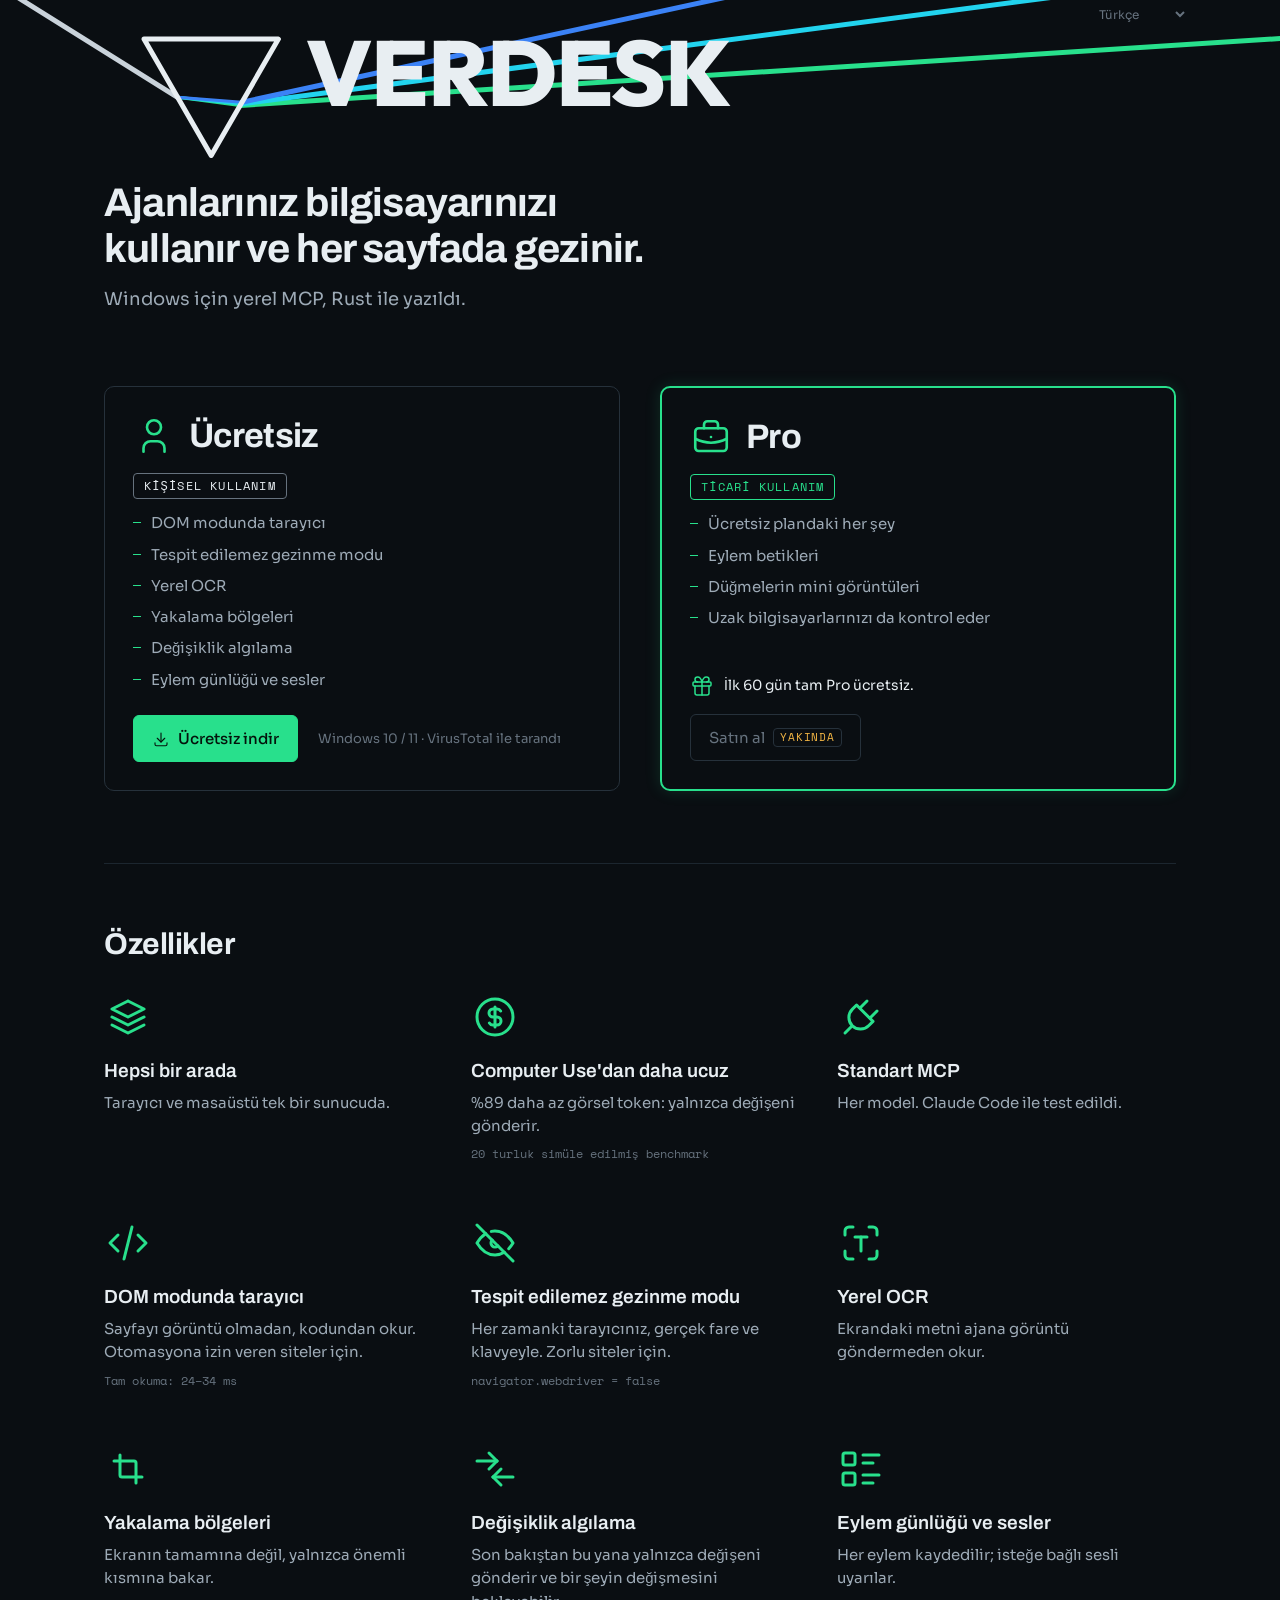
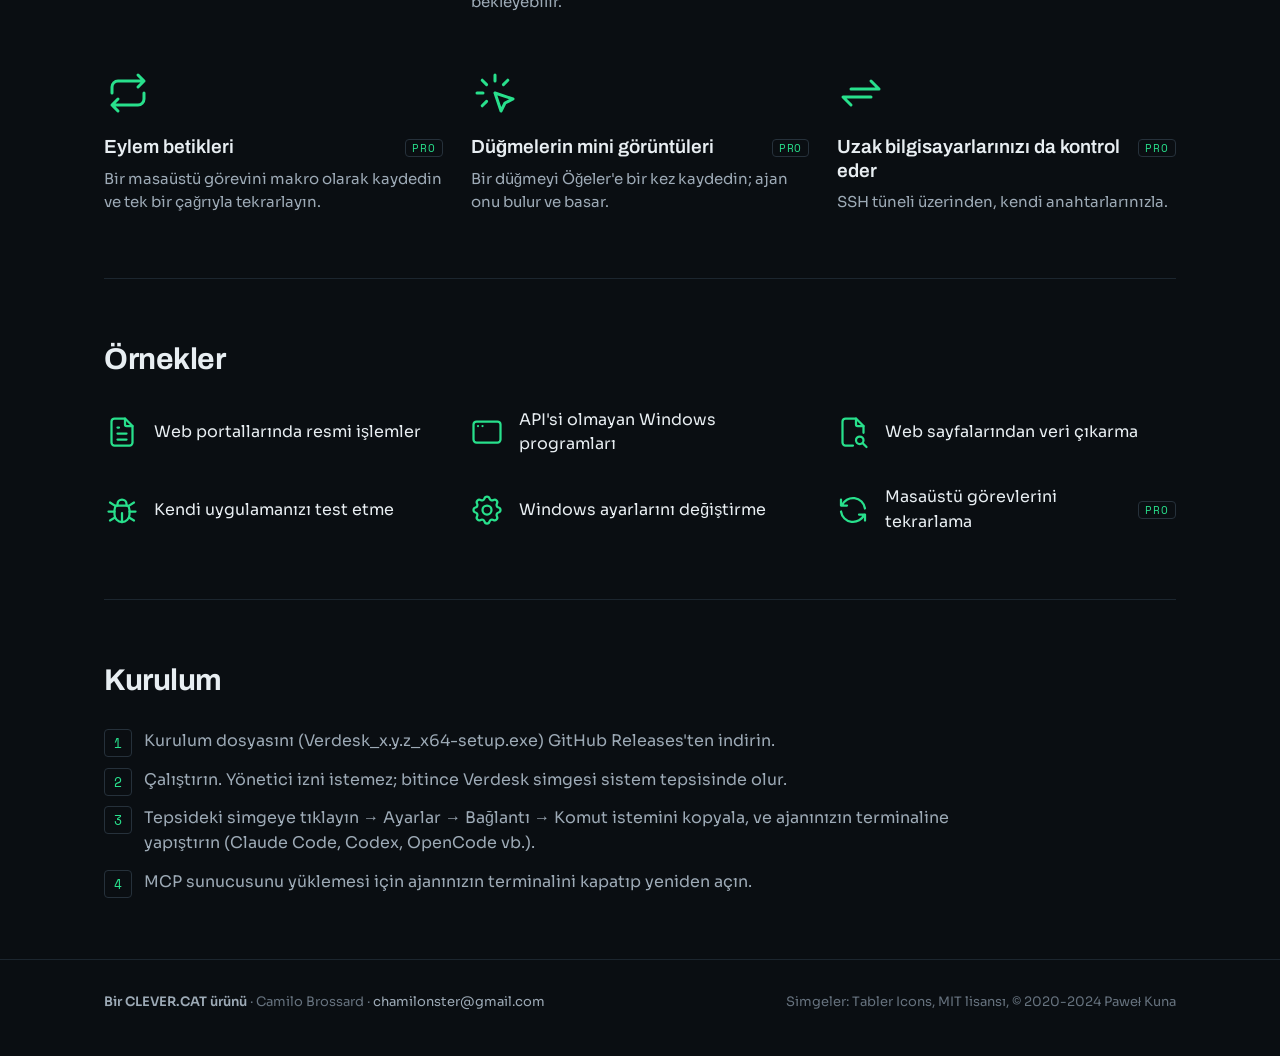
<file: tr/index.html>
<!DOCTYPE html>
<html lang="tr">
<head>
  <meta charset="UTF-8" />
  <meta name="viewport" content="width=device-width, initial-scale=1.0" />
  <title>Verdesk — Ajanlarınız bilgisayarınızı kullanır ve her sayfada gezinir</title>
  <meta name="description" content="Windows için yerel MCP sunucusu. Ajanlarınız bilgisayarınızı kullanır ve her sayfada gezinir: DOM modu, tespit edilemez mod, yerel OCR ve yalnızca değişen gönderilir. Kişisel kullanım için ücretsiz." />
  <meta name="theme-color" content="#0A0E12" />
  <link rel="icon" href="/favicon.ico" sizes="any" />
  <link rel="icon" type="image/svg+xml" href="/favicon.svg" />
  <link rel="icon" type="image/png" sizes="96x96" href="/favicon-96.png" />
  <link rel="apple-touch-icon" href="/apple-touch-icon.png" />
  <meta property="og:title" content="Verdesk — Ajanlarınız bilgisayarınızı kullanır ve her sayfada gezinir" />
  <meta property="og:description" content="Windows için yerel MCP sunucusu. Ajanlarınız bilgisayarınızı kullanır ve her sayfada gezinir: DOM modu, tespit edilemez mod, yerel OCR ve yalnızca değişen gönderilir. Kişisel kullanım için ücretsiz." />
  <meta property="og:type" content="website" />
  <meta property="og:url" content="https://verdesk.app/tr/" />
  <meta property="og:image" content="https://verdesk.app/og-image.png" />
  <meta name="twitter:card" content="summary_large_image" />
  <meta name="twitter:title" content="Verdesk — Ajanlarınız bilgisayarınızı kullanır ve her sayfada gezinir" />
  <meta name="twitter:description" content="Windows için yerel MCP sunucusu. Ajanlarınız bilgisayarınızı kullanır ve her sayfada gezinir: DOM modu, tespit edilemez mod, yerel OCR ve yalnızca değişen gönderilir. Kişisel kullanım için ücretsiz." />
  <meta name="twitter:image" content="https://verdesk.app/og-image.png" />
  <script>
  /* Raíz "/": redirige al idioma del navegador antes de pintar (ct-2026-09-24-0027).
     Respeta la elección guardada en el selector ("en" = quedarse). Googlebot manda en-US: no redirige. */
  (function () {
    var p = location.pathname;
    if (p !== "/" && p !== "/index.html") return;
    var sup = ["es","pt","fr","de","it","nl","pl","tr","ru","uk","zh","ja","ko","en"], pick = null;
    try { pick = localStorage.getItem("verdesk.lang"); } catch (e) {}
    if (!pick) {
      var ls = (navigator.languages && navigator.languages.length) ? navigator.languages : [navigator.language || "en"];
      for (var i = 0; i < ls.length; i++) {
        var c = String(ls[i]).toLowerCase().split("-")[0];
        if (sup.indexOf(c) !== -1) { pick = c; break; }
      }
    }
    if (pick && pick !== "en" && sup.indexOf(pick) !== -1) location.replace("/" + pick + "/" + location.search + location.hash);
  })();
  </script>
  <link rel="stylesheet" href="/fonts.css?v=23" />
  <link rel="stylesheet" href="/style.css?v=23" />
  <script src="/i18n.js?v=23" defer></script>
  <script type="application/ld+json">
  {
    "@context": "https://schema.org",
    "@type": "SoftwareApplication",
    "name": "Verdesk",
    "url": "https://verdesk.app/",
    "image": "https://verdesk.app/og-image.png",
    "description": "Local MCP server for Windows, made in Rust. Your agents use your PC and browse any page.",
    "applicationCategory": "DeveloperApplication",
    "operatingSystem": "Windows 10, Windows 11",
    "downloadUrl": "https://github.com/clevercat64/verdesk/releases/latest",
    "offers": { "@type": "Offer", "price": "0", "priceCurrency": "USD" },
    "publisher": { "@type": "Organization", "name": "CLEVER.CAT", "url": "https://clever.cat" }
  }
  </script>
  <!-- I18N-SEO:START -->
  <link rel="canonical" href="https://verdesk.app/tr/" />
  <meta property="og:locale" content="tr_TR" />
  <link rel="alternate" hreflang="en" href="https://verdesk.app/" />
  <link rel="alternate" hreflang="es" href="https://verdesk.app/es/" />
  <link rel="alternate" hreflang="pt" href="https://verdesk.app/pt/" />
  <link rel="alternate" hreflang="fr" href="https://verdesk.app/fr/" />
  <link rel="alternate" hreflang="de" href="https://verdesk.app/de/" />
  <link rel="alternate" hreflang="it" href="https://verdesk.app/it/" />
  <link rel="alternate" hreflang="nl" href="https://verdesk.app/nl/" />
  <link rel="alternate" hreflang="pl" href="https://verdesk.app/pl/" />
  <link rel="alternate" hreflang="tr" href="https://verdesk.app/tr/" />
  <link rel="alternate" hreflang="ru" href="https://verdesk.app/ru/" />
  <link rel="alternate" hreflang="uk" href="https://verdesk.app/uk/" />
  <link rel="alternate" hreflang="zh" href="https://verdesk.app/zh/" />
  <link rel="alternate" hreflang="ja" href="https://verdesk.app/ja/" />
  <link rel="alternate" hreflang="ko" href="https://verdesk.app/ko/" />
  <link rel="alternate" hreflang="x-default" href="https://verdesk.app/" />
  <!-- I18N-SEO:END -->
</head>
<body>
  <!-- Icons: Tabler Icons (https://tabler.io/icons), MIT License, (c) 2020-2024 Pawel Kuna -->
  <svg width="0" height="0" style="position:absolute" aria-hidden="true">
    <symbol id="i-download" viewBox="0 0 24 24" fill="none" stroke="currentColor" stroke-width="1.5" stroke-linecap="round" stroke-linejoin="round"><path d="M4 17v2a2 2 0 0 0 2 2h12a2 2 0 0 0 2 -2v-2" /><path d="M7 11l5 5l5 -5" /><path d="M12 4l0 12" /></symbol>
    <symbol id="i-stack-2" viewBox="0 0 24 24" fill="none" stroke="currentColor" stroke-width="1.5" stroke-linecap="round" stroke-linejoin="round"><path d="M12 4l-8 4l8 4l8 -4l-8 -4" /><path d="M4 12l8 4l8 -4" /><path d="M4 16l8 4l8 -4" /></symbol>
    <symbol id="i-coin" viewBox="0 0 24 24" fill="none" stroke="currentColor" stroke-width="1.5" stroke-linecap="round" stroke-linejoin="round"><path d="M12 12m-9 0a9 9 0 1 0 18 0a9 9 0 1 0 -18 0" /><path d="M14.8 9a2 2 0 0 0 -1.8 -1h-2a2 2 0 1 0 0 4h2a2 2 0 1 1 0 4h-2a2 2 0 0 1 -1.8 -1" /><path d="M12 7v10" /></symbol>
    <symbol id="i-code" viewBox="0 0 24 24" fill="none" stroke="currentColor" stroke-width="1.5" stroke-linecap="round" stroke-linejoin="round"><path d="M7 8l-4 4l4 4" /><path d="M17 8l4 4l-4 4" /><path d="M14 4l-4 16" /></symbol>
    <symbol id="i-eye-off" viewBox="0 0 24 24" fill="none" stroke="currentColor" stroke-width="1.5" stroke-linecap="round" stroke-linejoin="round"><path d="M10.585 10.587a2 2 0 0 0 2.829 2.828" /><path d="M16.681 16.673a8.717 8.717 0 0 1 -4.681 1.327c-3.6 0 -6.6 -2 -9 -6c1.272 -2.12 2.712 -3.678 4.32 -4.674m2.86 -1.146a9.055 9.055 0 0 1 1.82 -.18c3.6 0 6.6 2 9 6c-.666 1.11 -1.379 2.067 -2.138 2.87" /><path d="M3 3l18 18" /></symbol>
    <symbol id="i-plug" viewBox="0 0 24 24" fill="none" stroke="currentColor" stroke-width="1.5" stroke-linecap="round" stroke-linejoin="round"><path d="M9.785 6l8.215 8.215l-2.054 2.054a5.81 5.81 0 1 1 -8.215 -8.215l2.054 -2.054z" /><path d="M4 20l3.5 -3.5" /><path d="M15 4l-3.5 3.5" /><path d="M20 9l-3.5 3.5" /></symbol>
    <symbol id="i-text-recognition" viewBox="0 0 24 24" fill="none" stroke="currentColor" stroke-width="1.5" stroke-linecap="round" stroke-linejoin="round"><path d="M4 8v-2a2 2 0 0 1 2 -2h2" /><path d="M4 16v2a2 2 0 0 0 2 2h2" /><path d="M16 4h2a2 2 0 0 1 2 2v2" /><path d="M16 20h2a2 2 0 0 0 2 -2v-2" /><path d="M12 16v-7" /><path d="M9 9h6" /></symbol>
    <symbol id="i-crop" viewBox="0 0 24 24" fill="none" stroke="currentColor" stroke-width="1.5" stroke-linecap="round" stroke-linejoin="round"><path d="M8 5v10a1 1 0 0 0 1 1h10" /><path d="M5 8h10a1 1 0 0 1 1 1v10" /></symbol>
    <symbol id="i-arrows-diff" viewBox="0 0 24 24" fill="none" stroke="currentColor" stroke-width="1.5" stroke-linecap="round" stroke-linejoin="round"><path d="M11 16h10" /><path d="M11 16l4 4" /><path d="M11 16l4 -4" /><path d="M13 8h-10" /><path d="M13 8l-4 4" /><path d="M13 8l-4 -4" /></symbol>
    <symbol id="i-list-details" viewBox="0 0 24 24" fill="none" stroke="currentColor" stroke-width="1.5" stroke-linecap="round" stroke-linejoin="round"><path d="M13 5h8" /><path d="M13 9h5" /><path d="M13 15h8" /><path d="M13 19h5" /><path d="M3 4m0 1a1 1 0 0 1 1 -1h4a1 1 0 0 1 1 1v4a1 1 0 0 1 -1 1h-4a1 1 0 0 1 -1 -1z" /><path d="M3 14m0 1a1 1 0 0 1 1 -1h4a1 1 0 0 1 1 1v4a1 1 0 0 1 -1 1h-4a1 1 0 0 1 -1 -1z" /></symbol>
    <symbol id="i-repeat" viewBox="0 0 24 24" fill="none" stroke="currentColor" stroke-width="1.5" stroke-linecap="round" stroke-linejoin="round"><path d="M4 12v-3a3 3 0 0 1 3 -3h13m-3 -3l3 3l-3 3" /><path d="M20 12v3a3 3 0 0 1 -3 3h-13m3 3l-3 -3l3 -3" /></symbol>
    <symbol id="i-click" viewBox="0 0 24 24" fill="none" stroke="currentColor" stroke-width="1.5" stroke-linecap="round" stroke-linejoin="round"><path d="M3 12l3 0" /><path d="M12 3l0 3" /><path d="M7.8 7.8l-2.2 -2.2" /><path d="M16.2 7.8l2.2 -2.2" /><path d="M7.8 16.2l-2.2 2.2" /><path d="M12 12l9 3l-4 2l-2 4l-3 -9" /></symbol>
    <symbol id="i-arrows-exchange" viewBox="0 0 24 24" fill="none" stroke="currentColor" stroke-width="1.5" stroke-linecap="round" stroke-linejoin="round"><path d="M7 10h14l-4 -4" /><path d="M17 14h-14l4 4" /></symbol>
    <symbol id="i-file-text" viewBox="0 0 24 24" fill="none" stroke="currentColor" stroke-width="1.5" stroke-linecap="round" stroke-linejoin="round"><path d="M14 3v4a1 1 0 0 0 1 1h4" /><path d="M17 21h-10a2 2 0 0 1 -2 -2v-14a2 2 0 0 1 2 -2h7l5 5v11a2 2 0 0 1 -2 2z" /><path d="M9 9l1 0" /><path d="M9 13l6 0" /><path d="M9 17l6 0" /></symbol>
    <symbol id="i-app-window" viewBox="0 0 24 24" fill="none" stroke="currentColor" stroke-width="1.5" stroke-linecap="round" stroke-linejoin="round"><path d="M3 5m0 2a2 2 0 0 1 2 -2h14a2 2 0 0 1 2 2v10a2 2 0 0 1 -2 2h-14a2 2 0 0 1 -2 -2z" /><path d="M6 8h.01" /><path d="M9 8h.01" /></symbol>
    <symbol id="i-file-search" viewBox="0 0 24 24" fill="none" stroke="currentColor" stroke-width="1.5" stroke-linecap="round" stroke-linejoin="round"><path d="M14 3v4a1 1 0 0 0 1 1h4" /><path d="M12 21h-5a2 2 0 0 1 -2 -2v-14a2 2 0 0 1 2 -2h7l5 5v4.5" /><path d="M16.5 17.5m-2.5 0a2.5 2.5 0 1 0 5 0a2.5 2.5 0 1 0 -5 0" /><path d="M18.5 19.5l2.5 2.5" /></symbol>
    <symbol id="i-bug" viewBox="0 0 24 24" fill="none" stroke="currentColor" stroke-width="1.5" stroke-linecap="round" stroke-linejoin="round"><path d="M9 9v-1a3 3 0 0 1 6 0v1" /><path d="M8 9h8a6 6 0 0 1 1 3v3a5 5 0 0 1 -10 0v-3a6 6 0 0 1 1 -3" /><path d="M3 13l4 0" /><path d="M17 13l4 0" /><path d="M12 20l0 -6" /><path d="M4 19l3.35 -2" /><path d="M20 19l-3.35 -2" /><path d="M4 7l3.75 2.4" /><path d="M20 7l-3.75 2.4" /></symbol>
    <symbol id="i-settings" viewBox="0 0 24 24" fill="none" stroke="currentColor" stroke-width="1.5" stroke-linecap="round" stroke-linejoin="round"><path d="M10.325 4.317c.426 -1.756 2.924 -1.756 3.35 0a1.724 1.724 0 0 0 2.573 1.066c1.543 -.94 3.31 .826 2.37 2.37a1.724 1.724 0 0 0 1.065 2.572c1.756 .426 1.756 2.924 0 3.35a1.724 1.724 0 0 0 -1.066 2.573c.94 1.543 -.826 3.31 -2.37 2.37a1.724 1.724 0 0 0 -2.572 1.065c-.426 1.756 -2.924 1.756 -3.35 0a1.724 1.724 0 0 0 -2.573 -1.066c-1.543 .94 -3.31 -.826 -2.37 -2.37a1.724 1.724 0 0 0 -1.065 -2.572c-1.756 -.426 -1.756 -2.924 0 -3.35a1.724 1.724 0 0 0 1.066 -2.573c-.94 -1.543 .826 -3.31 2.37 -2.37c1 .608 2.296 .07 2.572 -1.065z" /><path d="M9 12a3 3 0 1 0 6 0a3 3 0 0 0 -6 0" /></symbol>
    <symbol id="i-refresh" viewBox="0 0 24 24" fill="none" stroke="currentColor" stroke-width="1.5" stroke-linecap="round" stroke-linejoin="round"><path d="M20 11a8.1 8.1 0 0 0 -15.5 -2m-.5 -4v4h4" /><path d="M4 13a8.1 8.1 0 0 0 15.5 2m.5 4v-4h-4" /></symbol>
    <symbol id="i-gift" viewBox="0 0 24 24" fill="none" stroke="currentColor" stroke-width="1.5" stroke-linecap="round" stroke-linejoin="round"><path d="M3 8m0 1a1 1 0 0 1 1 -1h16a1 1 0 0 1 1 1v2a1 1 0 0 1 -1 1h-16a1 1 0 0 1 -1 -1z" /><path d="M12 8l0 13" /><path d="M19 12v7a2 2 0 0 1 -2 2h-10a2 2 0 0 1 -2 -2v-7" /><path d="M7.5 8a2.5 2.5 0 0 1 0 -5a4.8 8 0 0 1 4.5 5a4.8 8 0 0 1 4.5 -5a2.5 2.5 0 0 1 0 5" /></symbol>
    <symbol id="i-user" viewBox="0 0 24 24" fill="none" stroke="currentColor" stroke-width="1.5" stroke-linecap="round" stroke-linejoin="round"><path d="M8 7a4 4 0 1 0 8 0a4 4 0 0 0 -8 0" /><path d="M6 21v-2a4 4 0 0 1 4 -4h4a4 4 0 0 1 4 4v2" /></symbol>
    <symbol id="i-briefcase" viewBox="0 0 24 24" fill="none" stroke="currentColor" stroke-width="1.5" stroke-linecap="round" stroke-linejoin="round"><path d="M3 7m0 2a2 2 0 0 1 2 -2h14a2 2 0 0 1 2 2v9a2 2 0 0 1 -2 2h-14a2 2 0 0 1 -2 -2z" /><path d="M8 7v-2a2 2 0 0 1 2 -2h4a2 2 0 0 1 2 2v2" /><path d="M12 12l0 .01" /><path d="M3 13a20 20 0 0 0 18 0" /></symbol>
    <symbol id="logo-d2" viewBox="0 2 64 44" fill="none" stroke-linecap="round" stroke-linejoin="round"><g transform="matrix(1 0 0 -1 0 48)"><path d="M4.00 29.35L16.00 21.86" stroke="#9DAAB6" stroke-width="2.4"/><path d="M16.00 21.86L30.87 19.90" stroke="#28E08C" stroke-width="1.4"/><path d="M16.00 21.86L31.08 20.26" stroke="#22D3EE" stroke-width="1.4"/><path d="M16.00 21.86L31.31 20.66" stroke="#3B82F6" stroke-width="1.4"/><path d="M24.00 8.00L40.00 35.71H8.00Z" stroke="#E8EEF2" stroke-width="2.4"/><path d="M30.87 19.90L63.00 21.96" stroke="#28E08C" stroke-width="2.4"/><path d="M31.08 20.26L63.00 24.46" stroke="#22D3EE" stroke-width="2.4"/><path d="M31.31 20.66L63.00 27.54" stroke="#3B82F6" stroke-width="2.4"/></g></symbol>
  </svg>

  <select class="lang-select lang-top" id="lang-select" aria-label="Language">
    <option value="en" selected>English</option>
  </select>

  <main class="wrap" id="top">
    <div class="beam" role="img" aria-label="Verdesk"><div class="beam-inner"><svg><path d="M-3318.6 -2022.4L73.6 97.3" stroke="#C9D2DA" stroke-width="5"/><path d="M73.6 97.3L136.0 105.5" stroke="#28E08C" stroke-width="3"/><path d="M73.6 97.3L136.9 104.0" stroke="#22D3EE" stroke-width="3"/><path d="M73.6 97.3L137.9 102.3" stroke="#3B82F6" stroke-width="3"/><path d="M136.0 105.5L4127.8 -151.5" stroke="#28E08C" stroke-width="5"/><path d="M136.9 104.0L4102.8 -417.6" stroke="#22D3EE" stroke-width="5"/><path d="M137.9 102.3L4046.9 -746.1" stroke="#3B82F6" stroke-width="5"/><path d="M107.2 155.5L174.4 39.1L40.0 39.1Z" stroke="#E8EEF2" stroke-width="5" stroke-linejoin="round"/><text x="201.9" y="105.6" class="beam-word">VERDESK</text></svg></div></div>
    <section class="hero">
      <h1 data-i18n="hero.h1">Ajanlarınız bilgisayarınızı kullanır ve her sayfada gezinir.</h1>
      <p class="lede" data-i18n="hero.sub">Windows için yerel MCP, Rust ile yazıldı.</p>
    </section>

    <section class="plans-top" id="plans">
      <div class="plans">
        <div class="card"><div class="card-head"><svg class="ic plan-ic"><use href="#i-user"/></svg><h3 data-i18n="plan.free.t">Ücretsiz</h3></div><span class="use" data-i18n="plan.free.personal">Kişisel kullanım</span><ul><li><span data-i18n="f.dom.t">DOM modunda tarayıcı</span></li><li><span data-i18n="f.stealth.t">Tespit edilemez gezinme modu</span></li><li><span data-i18n="f.ocr.t">Yerel OCR</span></li><li><span data-i18n="f.zone.t">Yakalama bölgeleri</span></li><li><span data-i18n="f.diff.t">Değişiklik algılama</span></li><li><span data-i18n="f.log.t">Eylem günlüğü ve sesler</span></li></ul><div class="cta"><a class="btn primary" href="https://github.com/clevercat64/verdesk/releases/latest"><svg class="ic"><use href="#i-download"/></svg><span data-i18n="hero.download">Ücretsiz indir</span></a><a class="note" href="https://www.virustotal.com/gui/url/f37914798183b410f59b6f8d9f3163dbd8a1b7edc382f666fbac66edbec6bd60" data-i18n="hero.note">Windows 10 / 11 · VirusTotal ile tarandı</a></div></div>
        <div class="card pro-card"><div class="card-head"><svg class="ic plan-ic"><use href="#i-briefcase"/></svg><h3>Pro</h3></div><span class="use" data-i18n="plan.pro.commercial">Ticari kullanım</span><ul><li><span data-i18n="plan.pro.all">Ücretsiz plandaki her şey</span></li><li><span data-i18n="f.script.t">Eylem betikleri</span></li><li><span data-i18n="f.btn.t">Düğmelerin mini görüntüleri</span></li><li><span data-i18n="f.remote.t">Uzak bilgisayarlarınızı da kontrol eder</span></li></ul><p class="card-foot trial"><svg class="ic"><use href="#i-gift"/></svg><span data-i18n="hero.trial">İlk 60 gün tam Pro ücretsiz.</span></p><button class="btn buy-btn" type="button" disabled><span data-i18n="plan.pro.buy">Satın al</span><span class="soon" data-i18n="plan.pro.soon">yakında</span></button></div>
      </div>
    </section>

    <section class="band" id="features">
      <h2 class="label" data-i18n="sec.features">Özellikler</h2>
      <ul class="six">
      <li style="--i:0"><svg class="ic"><use href="#i-stack-2"/></svg><h2 data-i18n="f.all.t">Hepsi bir arada</h2><p data-i18n="f.all.d">Tarayıcı ve masaüstü tek bir sunucuda.</p></li>
      <li style="--i:1"><svg class="ic"><use href="#i-coin"/></svg><h2 data-i18n="f.cheap.t">Computer Use'dan daha ucuz</h2><p data-i18n="f.cheap.d">%89 daha az görsel token: yalnızca değişeni gönderir.</p><span class="src" data-i18n="f.cheap.s">20 turluk simüle edilmiş benchmark</span></li>
      <li style="--i:2"><svg class="ic"><use href="#i-plug"/></svg><h2 data-i18n="f.mcp.t">Standart MCP</h2><p data-i18n="f.mcp.d">Her model. Claude Code ile test edildi.</p></li>
      <li style="--i:3"><svg class="ic"><use href="#i-code"/></svg><h2 data-i18n="f.dom.t">DOM modunda tarayıcı</h2><p data-i18n="f.dom.d">Sayfayı görüntü olmadan, kodundan okur. Otomasyona izin veren siteler için.</p><span class="src" data-i18n="f.dom.s">Tam okuma: 24–34 ms</span></li>
      <li style="--i:4"><svg class="ic"><use href="#i-eye-off"/></svg><h2 data-i18n="f.stealth.t">Tespit edilemez gezinme modu</h2><p data-i18n="f.stealth.d">Her zamanki tarayıcınız, gerçek fare ve klavyeyle. Zorlu siteler için.</p><span class="src">navigator.webdriver = false</span></li>
      <li style="--i:5"><svg class="ic"><use href="#i-text-recognition"/></svg><h2 data-i18n="f.ocr.t">Yerel OCR</h2><p data-i18n="f.ocr.d">Ekrandaki metni ajana görüntü göndermeden okur.</p></li>
      <li style="--i:6"><svg class="ic"><use href="#i-crop"/></svg><h2 data-i18n="f.zone.t">Yakalama bölgeleri</h2><p data-i18n="f.zone.d">Ekranın tamamına değil, yalnızca önemli kısmına bakar.</p></li>
      <li style="--i:7"><svg class="ic"><use href="#i-arrows-diff"/></svg><h2 data-i18n="f.diff.t">Değişiklik algılama</h2><p data-i18n="f.diff.d">Son bakıştan bu yana yalnızca değişeni gönderir ve bir şeyin değişmesini bekleyebilir.</p></li>
      <li style="--i:8"><svg class="ic"><use href="#i-list-details"/></svg><h2 data-i18n="f.log.t">Eylem günlüğü ve sesler</h2><p data-i18n="f.log.d">Her eylem kaydedilir; isteğe bağlı sesli uyarılar.</p></li>
      <li style="--i:9"><svg class="ic"><use href="#i-repeat"/></svg><h2 data-i18n="f.script.t">Eylem betikleri</h2><span class="pro">PRO</span><p data-i18n="f.script.d">Bir masaüstü görevini makro olarak kaydedin ve tek bir çağrıyla tekrarlayın.</p></li>
      <li style="--i:10"><svg class="ic"><use href="#i-click"/></svg><h2 data-i18n="f.btn.t">Düğmelerin mini görüntüleri</h2><span class="pro">PRO</span><p data-i18n="f.btn.d">Bir düğmeyi Öğeler'e bir kez kaydedin; ajan onu bulur ve basar.</p></li>
      <li style="--i:11"><svg class="ic"><use href="#i-arrows-exchange"/></svg><h2 data-i18n="f.remote.t">Uzak bilgisayarlarınızı da kontrol eder</h2><span class="pro">PRO</span><p data-i18n="f.remote.d">SSH tüneli üzerinden, kendi anahtarlarınızla.</p></li>
      </ul>
    </section>

    <section class="band" id="examples">
      <h2 class="label" data-i18n="sec.examples">Örnekler</h2>
      <ul class="ex">
      <li style="--i:13"><svg class="ic"><use href="#i-file-text"/></svg><span data-i18n="ex.1">Web portallarında resmi işlemler</span></li>
      <li style="--i:14"><svg class="ic"><use href="#i-app-window"/></svg><span data-i18n="ex.2">API'si olmayan Windows programları</span></li>
      <li style="--i:15"><svg class="ic"><use href="#i-file-search"/></svg><span data-i18n="ex.3">Web sayfalarından veri çıkarma</span></li>
      <li style="--i:16"><svg class="ic"><use href="#i-bug"/></svg><span data-i18n="ex.4">Kendi uygulamanızı test etme</span></li>
      <li style="--i:17"><svg class="ic"><use href="#i-settings"/></svg><span data-i18n="ex.5">Windows ayarlarını değiştirme</span></li>
      <li style="--i:18"><svg class="ic"><use href="#i-refresh"/></svg><span data-i18n="ex.6">Masaüstü görevlerini tekrarlama</span><span class="pro">PRO</span></li>
      </ul>
    </section>

    <section class="band" id="install">
      <h2 class="label" data-i18n="sec.install">Kurulum</h2>
      <ol class="steps">
        <li><span data-i18n="install.1">Kurulum dosyasını (Verdesk_x.y.z_x64-setup.exe) GitHub Releases'ten indirin.</span></li>
        <li><span data-i18n="install.2">Çalıştırın. Yönetici izni istemez; bitince Verdesk simgesi sistem tepsisinde olur.</span></li>
        <li><span data-i18n="install.3">Tepsideki simgeye tıklayın → Ayarlar → Bağlantı → Komut istemini kopyala, ve ajanınızın terminaline yapıştırın (Claude Code, Codex, OpenCode vb.).</span></li>
        <li><span data-i18n="install.4">MCP sunucusunu yüklemesi için ajanınızın terminalini kapatıp yeniden açın.</span></li>
      </ol>
    </section>
  </main>

  <footer>
    <div class="wrap">
      <span><a class="cc" href="https://clever.cat" data-i18n-html="nav.by">Bir <b>CLEVER.CAT</b> ürünü</a> · Camilo Brossard · <span class="sel">chamilonster@gmail.com</span></span>
      <span><span data-i18n="footer.icons">Simgeler: Tabler Icons, MIT lisansı</span>, © 2020-2024 Paweł Kuna</span>
    </div>
  </footer>
</body>
</html>
</file>
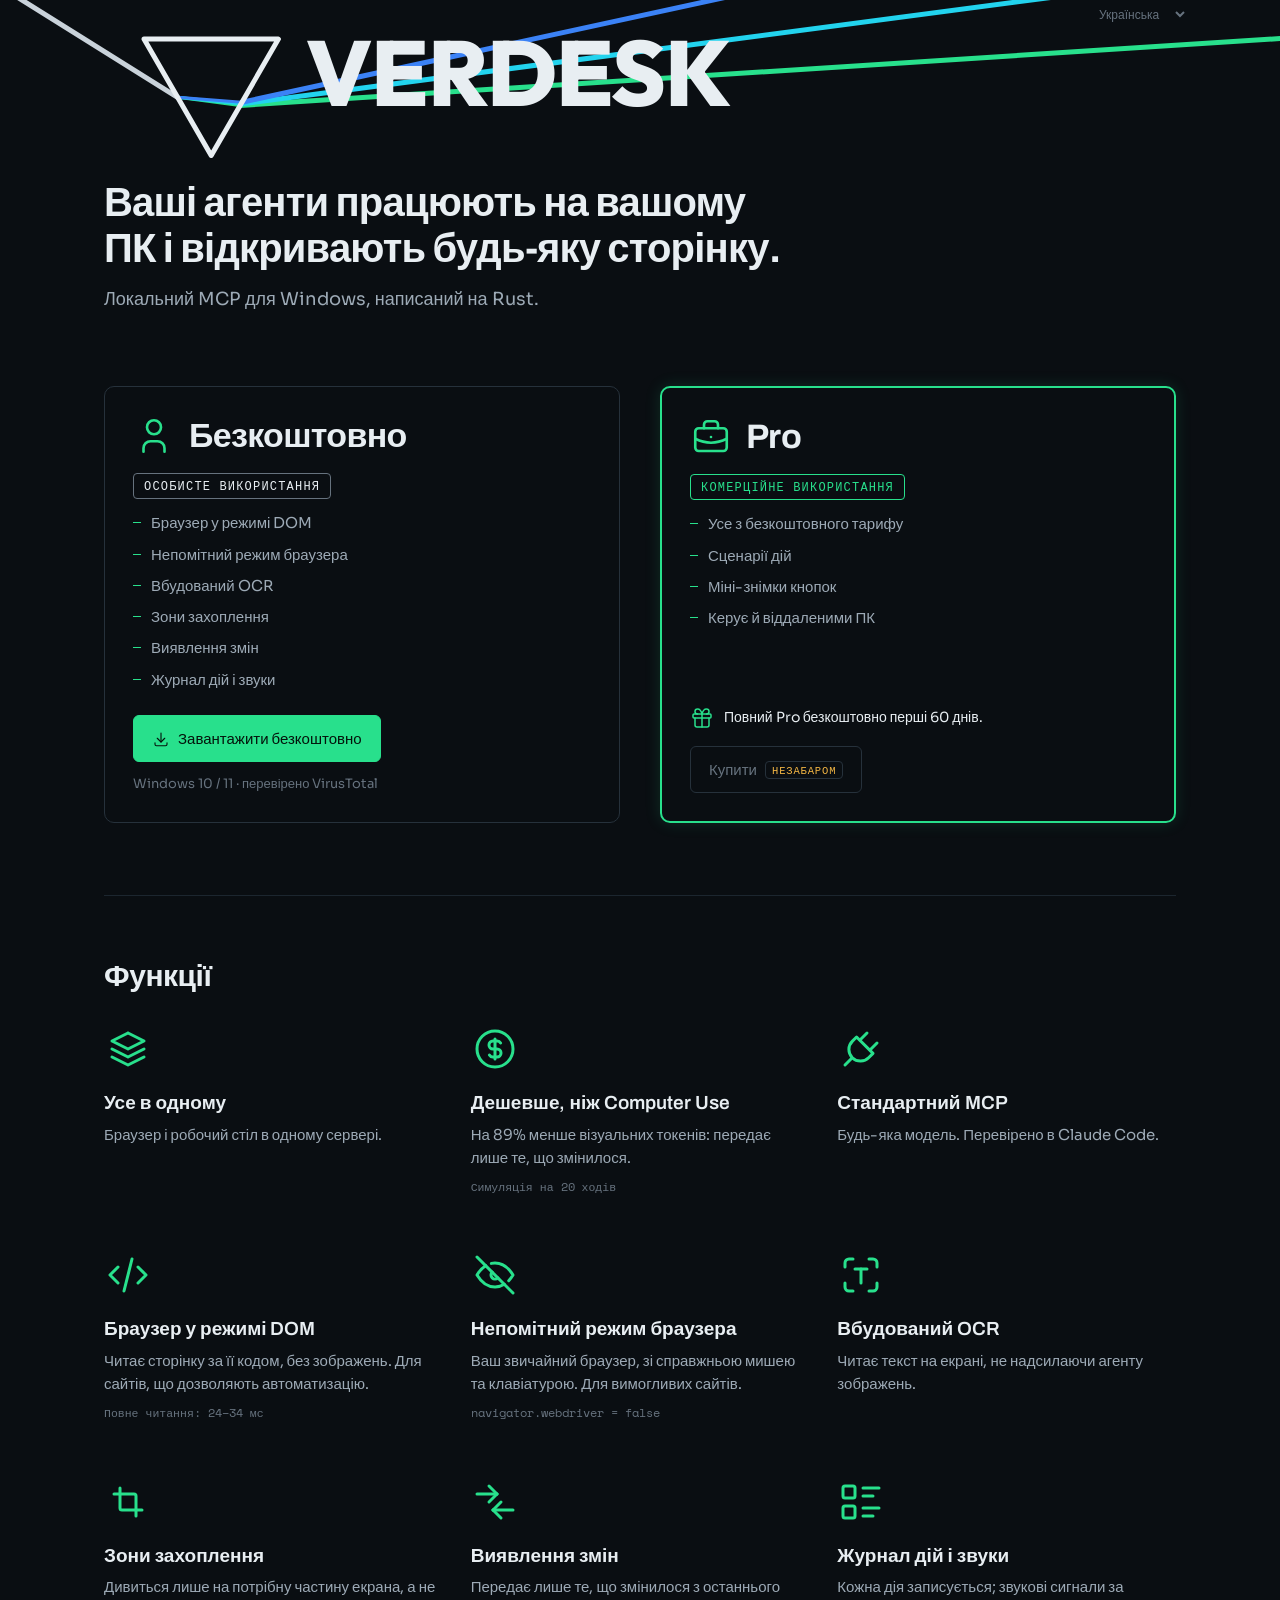
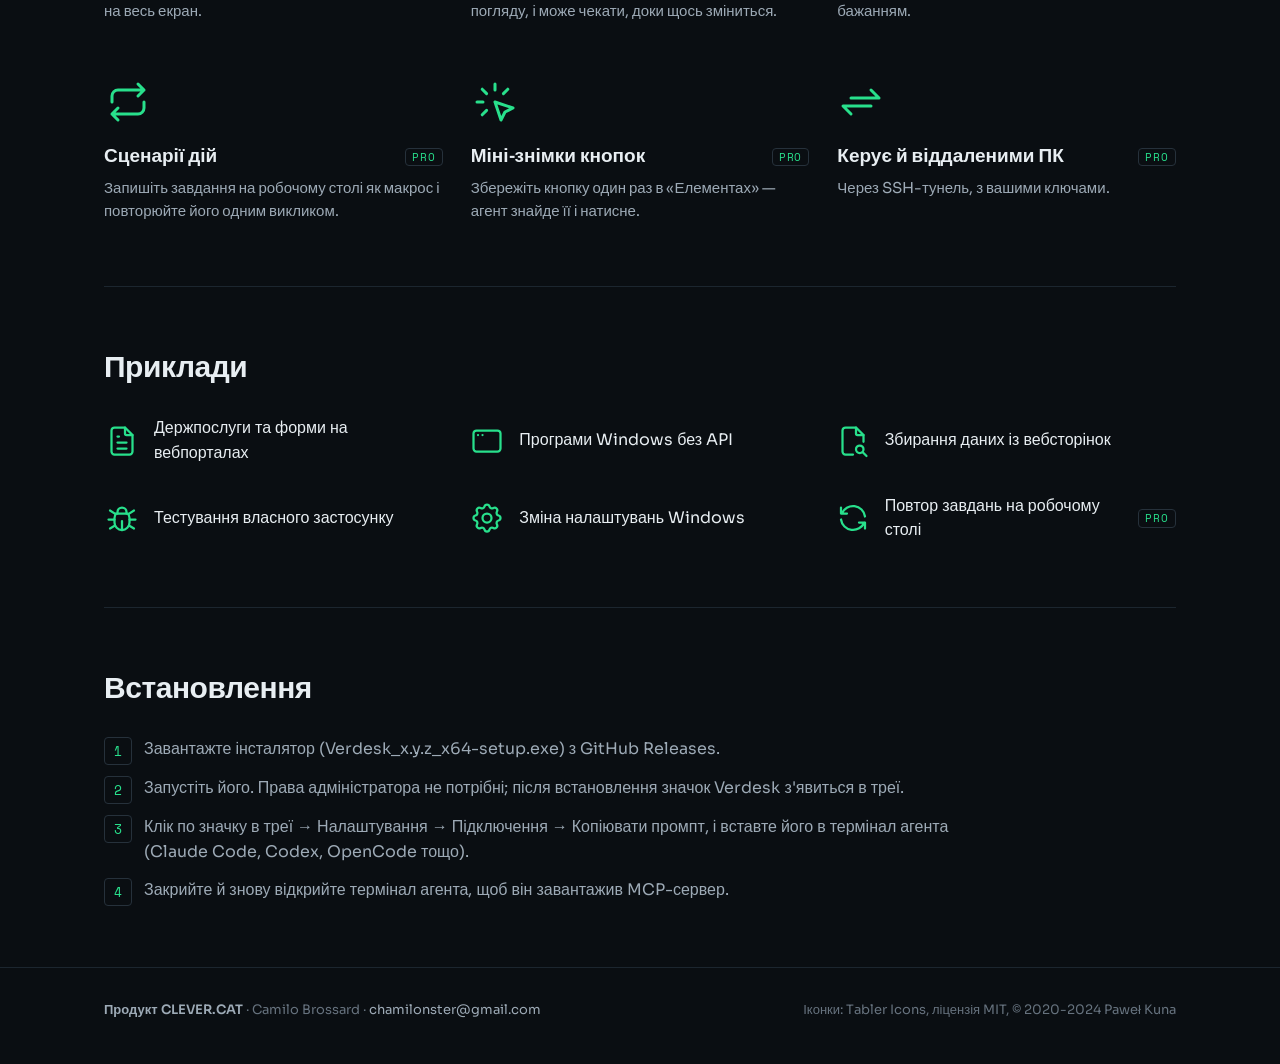
<file: uk/index.html>
<!DOCTYPE html>
<html lang="uk">
<head>
  <meta charset="UTF-8" />
  <meta name="viewport" content="width=device-width, initial-scale=1.0" />
  <title>Verdesk — Ваші агенти працюють на вашому ПК і відкривають будь-яку сторінку</title>
  <meta name="description" content="Локальний MCP-сервер для Windows. Ваші агенти працюють на вашому ПК і відкривають будь-яку сторінку: режим DOM, непомітний режим, вбудований OCR, передається лише те, що змінилося. Безкоштовно для особистого використання." />
  <meta name="theme-color" content="#0A0E12" />
  <link rel="icon" href="/favicon.ico" sizes="any" />
  <link rel="icon" type="image/svg+xml" href="/favicon.svg" />
  <link rel="icon" type="image/png" sizes="96x96" href="/favicon-96.png" />
  <link rel="apple-touch-icon" href="/apple-touch-icon.png" />
  <meta property="og:title" content="Verdesk — Ваші агенти працюють на вашому ПК і відкривають будь-яку сторінку" />
  <meta property="og:description" content="Локальний MCP-сервер для Windows. Ваші агенти працюють на вашому ПК і відкривають будь-яку сторінку: режим DOM, непомітний режим, вбудований OCR, передається лише те, що змінилося. Безкоштовно для особистого використання." />
  <meta property="og:type" content="website" />
  <meta property="og:url" content="https://verdesk.app/uk/" />
  <meta property="og:image" content="https://verdesk.app/og-image.png" />
  <meta name="twitter:card" content="summary_large_image" />
  <meta name="twitter:title" content="Verdesk — Ваші агенти працюють на вашому ПК і відкривають будь-яку сторінку" />
  <meta name="twitter:description" content="Локальний MCP-сервер для Windows. Ваші агенти працюють на вашому ПК і відкривають будь-яку сторінку: режим DOM, непомітний режим, вбудований OCR, передається лише те, що змінилося. Безкоштовно для особистого використання." />
  <meta name="twitter:image" content="https://verdesk.app/og-image.png" />
  <script>
  /* Raíz "/": redirige al idioma del navegador antes de pintar (ct-2026-09-24-0027).
     Respeta la elección guardada en el selector ("en" = quedarse). Googlebot manda en-US: no redirige. */
  (function () {
    var p = location.pathname;
    if (p !== "/" && p !== "/index.html") return;
    var sup = ["es","pt","fr","de","it","nl","pl","tr","ru","uk","zh","ja","ko","en"], pick = null;
    try { pick = localStorage.getItem("verdesk.lang"); } catch (e) {}
    if (!pick) {
      var ls = (navigator.languages && navigator.languages.length) ? navigator.languages : [navigator.language || "en"];
      for (var i = 0; i < ls.length; i++) {
        var c = String(ls[i]).toLowerCase().split("-")[0];
        if (sup.indexOf(c) !== -1) { pick = c; break; }
      }
    }
    if (pick && pick !== "en" && sup.indexOf(pick) !== -1) location.replace("/" + pick + "/" + location.search + location.hash);
  })();
  </script>
  <link rel="stylesheet" href="/fonts.css?v=23" />
  <link rel="stylesheet" href="/style.css?v=23" />
  <script src="/i18n.js?v=23" defer></script>
  <script type="application/ld+json">
  {
    "@context": "https://schema.org",
    "@type": "SoftwareApplication",
    "name": "Verdesk",
    "url": "https://verdesk.app/",
    "image": "https://verdesk.app/og-image.png",
    "description": "Local MCP server for Windows, made in Rust. Your agents use your PC and browse any page.",
    "applicationCategory": "DeveloperApplication",
    "operatingSystem": "Windows 10, Windows 11",
    "downloadUrl": "https://github.com/clevercat64/verdesk/releases/latest",
    "offers": { "@type": "Offer", "price": "0", "priceCurrency": "USD" },
    "publisher": { "@type": "Organization", "name": "CLEVER.CAT", "url": "https://clever.cat" }
  }
  </script>
  <!-- I18N-SEO:START -->
  <link rel="canonical" href="https://verdesk.app/uk/" />
  <meta property="og:locale" content="uk_UA" />
  <link rel="alternate" hreflang="en" href="https://verdesk.app/" />
  <link rel="alternate" hreflang="es" href="https://verdesk.app/es/" />
  <link rel="alternate" hreflang="pt" href="https://verdesk.app/pt/" />
  <link rel="alternate" hreflang="fr" href="https://verdesk.app/fr/" />
  <link rel="alternate" hreflang="de" href="https://verdesk.app/de/" />
  <link rel="alternate" hreflang="it" href="https://verdesk.app/it/" />
  <link rel="alternate" hreflang="nl" href="https://verdesk.app/nl/" />
  <link rel="alternate" hreflang="pl" href="https://verdesk.app/pl/" />
  <link rel="alternate" hreflang="tr" href="https://verdesk.app/tr/" />
  <link rel="alternate" hreflang="ru" href="https://verdesk.app/ru/" />
  <link rel="alternate" hreflang="uk" href="https://verdesk.app/uk/" />
  <link rel="alternate" hreflang="zh" href="https://verdesk.app/zh/" />
  <link rel="alternate" hreflang="ja" href="https://verdesk.app/ja/" />
  <link rel="alternate" hreflang="ko" href="https://verdesk.app/ko/" />
  <link rel="alternate" hreflang="x-default" href="https://verdesk.app/" />
  <!-- I18N-SEO:END -->
</head>
<body>
  <!-- Icons: Tabler Icons (https://tabler.io/icons), MIT License, (c) 2020-2024 Pawel Kuna -->
  <svg width="0" height="0" style="position:absolute" aria-hidden="true">
    <symbol id="i-download" viewBox="0 0 24 24" fill="none" stroke="currentColor" stroke-width="1.5" stroke-linecap="round" stroke-linejoin="round"><path d="M4 17v2a2 2 0 0 0 2 2h12a2 2 0 0 0 2 -2v-2" /><path d="M7 11l5 5l5 -5" /><path d="M12 4l0 12" /></symbol>
    <symbol id="i-stack-2" viewBox="0 0 24 24" fill="none" stroke="currentColor" stroke-width="1.5" stroke-linecap="round" stroke-linejoin="round"><path d="M12 4l-8 4l8 4l8 -4l-8 -4" /><path d="M4 12l8 4l8 -4" /><path d="M4 16l8 4l8 -4" /></symbol>
    <symbol id="i-coin" viewBox="0 0 24 24" fill="none" stroke="currentColor" stroke-width="1.5" stroke-linecap="round" stroke-linejoin="round"><path d="M12 12m-9 0a9 9 0 1 0 18 0a9 9 0 1 0 -18 0" /><path d="M14.8 9a2 2 0 0 0 -1.8 -1h-2a2 2 0 1 0 0 4h2a2 2 0 1 1 0 4h-2a2 2 0 0 1 -1.8 -1" /><path d="M12 7v10" /></symbol>
    <symbol id="i-code" viewBox="0 0 24 24" fill="none" stroke="currentColor" stroke-width="1.5" stroke-linecap="round" stroke-linejoin="round"><path d="M7 8l-4 4l4 4" /><path d="M17 8l4 4l-4 4" /><path d="M14 4l-4 16" /></symbol>
    <symbol id="i-eye-off" viewBox="0 0 24 24" fill="none" stroke="currentColor" stroke-width="1.5" stroke-linecap="round" stroke-linejoin="round"><path d="M10.585 10.587a2 2 0 0 0 2.829 2.828" /><path d="M16.681 16.673a8.717 8.717 0 0 1 -4.681 1.327c-3.6 0 -6.6 -2 -9 -6c1.272 -2.12 2.712 -3.678 4.32 -4.674m2.86 -1.146a9.055 9.055 0 0 1 1.82 -.18c3.6 0 6.6 2 9 6c-.666 1.11 -1.379 2.067 -2.138 2.87" /><path d="M3 3l18 18" /></symbol>
    <symbol id="i-plug" viewBox="0 0 24 24" fill="none" stroke="currentColor" stroke-width="1.5" stroke-linecap="round" stroke-linejoin="round"><path d="M9.785 6l8.215 8.215l-2.054 2.054a5.81 5.81 0 1 1 -8.215 -8.215l2.054 -2.054z" /><path d="M4 20l3.5 -3.5" /><path d="M15 4l-3.5 3.5" /><path d="M20 9l-3.5 3.5" /></symbol>
    <symbol id="i-text-recognition" viewBox="0 0 24 24" fill="none" stroke="currentColor" stroke-width="1.5" stroke-linecap="round" stroke-linejoin="round"><path d="M4 8v-2a2 2 0 0 1 2 -2h2" /><path d="M4 16v2a2 2 0 0 0 2 2h2" /><path d="M16 4h2a2 2 0 0 1 2 2v2" /><path d="M16 20h2a2 2 0 0 0 2 -2v-2" /><path d="M12 16v-7" /><path d="M9 9h6" /></symbol>
    <symbol id="i-crop" viewBox="0 0 24 24" fill="none" stroke="currentColor" stroke-width="1.5" stroke-linecap="round" stroke-linejoin="round"><path d="M8 5v10a1 1 0 0 0 1 1h10" /><path d="M5 8h10a1 1 0 0 1 1 1v10" /></symbol>
    <symbol id="i-arrows-diff" viewBox="0 0 24 24" fill="none" stroke="currentColor" stroke-width="1.5" stroke-linecap="round" stroke-linejoin="round"><path d="M11 16h10" /><path d="M11 16l4 4" /><path d="M11 16l4 -4" /><path d="M13 8h-10" /><path d="M13 8l-4 4" /><path d="M13 8l-4 -4" /></symbol>
    <symbol id="i-list-details" viewBox="0 0 24 24" fill="none" stroke="currentColor" stroke-width="1.5" stroke-linecap="round" stroke-linejoin="round"><path d="M13 5h8" /><path d="M13 9h5" /><path d="M13 15h8" /><path d="M13 19h5" /><path d="M3 4m0 1a1 1 0 0 1 1 -1h4a1 1 0 0 1 1 1v4a1 1 0 0 1 -1 1h-4a1 1 0 0 1 -1 -1z" /><path d="M3 14m0 1a1 1 0 0 1 1 -1h4a1 1 0 0 1 1 1v4a1 1 0 0 1 -1 1h-4a1 1 0 0 1 -1 -1z" /></symbol>
    <symbol id="i-repeat" viewBox="0 0 24 24" fill="none" stroke="currentColor" stroke-width="1.5" stroke-linecap="round" stroke-linejoin="round"><path d="M4 12v-3a3 3 0 0 1 3 -3h13m-3 -3l3 3l-3 3" /><path d="M20 12v3a3 3 0 0 1 -3 3h-13m3 3l-3 -3l3 -3" /></symbol>
    <symbol id="i-click" viewBox="0 0 24 24" fill="none" stroke="currentColor" stroke-width="1.5" stroke-linecap="round" stroke-linejoin="round"><path d="M3 12l3 0" /><path d="M12 3l0 3" /><path d="M7.8 7.8l-2.2 -2.2" /><path d="M16.2 7.8l2.2 -2.2" /><path d="M7.8 16.2l-2.2 2.2" /><path d="M12 12l9 3l-4 2l-2 4l-3 -9" /></symbol>
    <symbol id="i-arrows-exchange" viewBox="0 0 24 24" fill="none" stroke="currentColor" stroke-width="1.5" stroke-linecap="round" stroke-linejoin="round"><path d="M7 10h14l-4 -4" /><path d="M17 14h-14l4 4" /></symbol>
    <symbol id="i-file-text" viewBox="0 0 24 24" fill="none" stroke="currentColor" stroke-width="1.5" stroke-linecap="round" stroke-linejoin="round"><path d="M14 3v4a1 1 0 0 0 1 1h4" /><path d="M17 21h-10a2 2 0 0 1 -2 -2v-14a2 2 0 0 1 2 -2h7l5 5v11a2 2 0 0 1 -2 2z" /><path d="M9 9l1 0" /><path d="M9 13l6 0" /><path d="M9 17l6 0" /></symbol>
    <symbol id="i-app-window" viewBox="0 0 24 24" fill="none" stroke="currentColor" stroke-width="1.5" stroke-linecap="round" stroke-linejoin="round"><path d="M3 5m0 2a2 2 0 0 1 2 -2h14a2 2 0 0 1 2 2v10a2 2 0 0 1 -2 2h-14a2 2 0 0 1 -2 -2z" /><path d="M6 8h.01" /><path d="M9 8h.01" /></symbol>
    <symbol id="i-file-search" viewBox="0 0 24 24" fill="none" stroke="currentColor" stroke-width="1.5" stroke-linecap="round" stroke-linejoin="round"><path d="M14 3v4a1 1 0 0 0 1 1h4" /><path d="M12 21h-5a2 2 0 0 1 -2 -2v-14a2 2 0 0 1 2 -2h7l5 5v4.5" /><path d="M16.5 17.5m-2.5 0a2.5 2.5 0 1 0 5 0a2.5 2.5 0 1 0 -5 0" /><path d="M18.5 19.5l2.5 2.5" /></symbol>
    <symbol id="i-bug" viewBox="0 0 24 24" fill="none" stroke="currentColor" stroke-width="1.5" stroke-linecap="round" stroke-linejoin="round"><path d="M9 9v-1a3 3 0 0 1 6 0v1" /><path d="M8 9h8a6 6 0 0 1 1 3v3a5 5 0 0 1 -10 0v-3a6 6 0 0 1 1 -3" /><path d="M3 13l4 0" /><path d="M17 13l4 0" /><path d="M12 20l0 -6" /><path d="M4 19l3.35 -2" /><path d="M20 19l-3.35 -2" /><path d="M4 7l3.75 2.4" /><path d="M20 7l-3.75 2.4" /></symbol>
    <symbol id="i-settings" viewBox="0 0 24 24" fill="none" stroke="currentColor" stroke-width="1.5" stroke-linecap="round" stroke-linejoin="round"><path d="M10.325 4.317c.426 -1.756 2.924 -1.756 3.35 0a1.724 1.724 0 0 0 2.573 1.066c1.543 -.94 3.31 .826 2.37 2.37a1.724 1.724 0 0 0 1.065 2.572c1.756 .426 1.756 2.924 0 3.35a1.724 1.724 0 0 0 -1.066 2.573c.94 1.543 -.826 3.31 -2.37 2.37a1.724 1.724 0 0 0 -2.572 1.065c-.426 1.756 -2.924 1.756 -3.35 0a1.724 1.724 0 0 0 -2.573 -1.066c-1.543 .94 -3.31 -.826 -2.37 -2.37a1.724 1.724 0 0 0 -1.065 -2.572c-1.756 -.426 -1.756 -2.924 0 -3.35a1.724 1.724 0 0 0 1.066 -2.573c-.94 -1.543 .826 -3.31 2.37 -2.37c1 .608 2.296 .07 2.572 -1.065z" /><path d="M9 12a3 3 0 1 0 6 0a3 3 0 0 0 -6 0" /></symbol>
    <symbol id="i-refresh" viewBox="0 0 24 24" fill="none" stroke="currentColor" stroke-width="1.5" stroke-linecap="round" stroke-linejoin="round"><path d="M20 11a8.1 8.1 0 0 0 -15.5 -2m-.5 -4v4h4" /><path d="M4 13a8.1 8.1 0 0 0 15.5 2m.5 4v-4h-4" /></symbol>
    <symbol id="i-gift" viewBox="0 0 24 24" fill="none" stroke="currentColor" stroke-width="1.5" stroke-linecap="round" stroke-linejoin="round"><path d="M3 8m0 1a1 1 0 0 1 1 -1h16a1 1 0 0 1 1 1v2a1 1 0 0 1 -1 1h-16a1 1 0 0 1 -1 -1z" /><path d="M12 8l0 13" /><path d="M19 12v7a2 2 0 0 1 -2 2h-10a2 2 0 0 1 -2 -2v-7" /><path d="M7.5 8a2.5 2.5 0 0 1 0 -5a4.8 8 0 0 1 4.5 5a4.8 8 0 0 1 4.5 -5a2.5 2.5 0 0 1 0 5" /></symbol>
    <symbol id="i-user" viewBox="0 0 24 24" fill="none" stroke="currentColor" stroke-width="1.5" stroke-linecap="round" stroke-linejoin="round"><path d="M8 7a4 4 0 1 0 8 0a4 4 0 0 0 -8 0" /><path d="M6 21v-2a4 4 0 0 1 4 -4h4a4 4 0 0 1 4 4v2" /></symbol>
    <symbol id="i-briefcase" viewBox="0 0 24 24" fill="none" stroke="currentColor" stroke-width="1.5" stroke-linecap="round" stroke-linejoin="round"><path d="M3 7m0 2a2 2 0 0 1 2 -2h14a2 2 0 0 1 2 2v9a2 2 0 0 1 -2 2h-14a2 2 0 0 1 -2 -2z" /><path d="M8 7v-2a2 2 0 0 1 2 -2h4a2 2 0 0 1 2 2v2" /><path d="M12 12l0 .01" /><path d="M3 13a20 20 0 0 0 18 0" /></symbol>
    <symbol id="logo-d2" viewBox="0 2 64 44" fill="none" stroke-linecap="round" stroke-linejoin="round"><g transform="matrix(1 0 0 -1 0 48)"><path d="M4.00 29.35L16.00 21.86" stroke="#9DAAB6" stroke-width="2.4"/><path d="M16.00 21.86L30.87 19.90" stroke="#28E08C" stroke-width="1.4"/><path d="M16.00 21.86L31.08 20.26" stroke="#22D3EE" stroke-width="1.4"/><path d="M16.00 21.86L31.31 20.66" stroke="#3B82F6" stroke-width="1.4"/><path d="M24.00 8.00L40.00 35.71H8.00Z" stroke="#E8EEF2" stroke-width="2.4"/><path d="M30.87 19.90L63.00 21.96" stroke="#28E08C" stroke-width="2.4"/><path d="M31.08 20.26L63.00 24.46" stroke="#22D3EE" stroke-width="2.4"/><path d="M31.31 20.66L63.00 27.54" stroke="#3B82F6" stroke-width="2.4"/></g></symbol>
  </svg>

  <select class="lang-select lang-top" id="lang-select" aria-label="Language">
    <option value="en" selected>English</option>
  </select>

  <main class="wrap" id="top">
    <div class="beam" role="img" aria-label="Verdesk"><div class="beam-inner"><svg><path d="M-3318.6 -2022.4L73.6 97.3" stroke="#C9D2DA" stroke-width="5"/><path d="M73.6 97.3L136.0 105.5" stroke="#28E08C" stroke-width="3"/><path d="M73.6 97.3L136.9 104.0" stroke="#22D3EE" stroke-width="3"/><path d="M73.6 97.3L137.9 102.3" stroke="#3B82F6" stroke-width="3"/><path d="M136.0 105.5L4127.8 -151.5" stroke="#28E08C" stroke-width="5"/><path d="M136.9 104.0L4102.8 -417.6" stroke="#22D3EE" stroke-width="5"/><path d="M137.9 102.3L4046.9 -746.1" stroke="#3B82F6" stroke-width="5"/><path d="M107.2 155.5L174.4 39.1L40.0 39.1Z" stroke="#E8EEF2" stroke-width="5" stroke-linejoin="round"/><text x="201.9" y="105.6" class="beam-word">VERDESK</text></svg></div></div>
    <section class="hero">
      <h1 data-i18n="hero.h1">Ваші агенти працюють на вашому ПК і відкривають будь-яку сторінку.</h1>
      <p class="lede" data-i18n="hero.sub">Локальний MCP для Windows, написаний на Rust.</p>
    </section>

    <section class="plans-top" id="plans">
      <div class="plans">
        <div class="card"><div class="card-head"><svg class="ic plan-ic"><use href="#i-user"/></svg><h3 data-i18n="plan.free.t">Безкоштовно</h3></div><span class="use" data-i18n="plan.free.personal">Особисте використання</span><ul><li><span data-i18n="f.dom.t">Браузер у режимі DOM</span></li><li><span data-i18n="f.stealth.t">Непомітний режим браузера</span></li><li><span data-i18n="f.ocr.t">Вбудований OCR</span></li><li><span data-i18n="f.zone.t">Зони захоплення</span></li><li><span data-i18n="f.diff.t">Виявлення змін</span></li><li><span data-i18n="f.log.t">Журнал дій і звуки</span></li></ul><div class="cta"><a class="btn primary" href="https://github.com/clevercat64/verdesk/releases/latest"><svg class="ic"><use href="#i-download"/></svg><span data-i18n="hero.download">Завантажити безкоштовно</span></a><a class="note" href="https://www.virustotal.com/gui/url/f37914798183b410f59b6f8d9f3163dbd8a1b7edc382f666fbac66edbec6bd60" data-i18n="hero.note">Windows 10 / 11 · перевірено VirusTotal</a></div></div>
        <div class="card pro-card"><div class="card-head"><svg class="ic plan-ic"><use href="#i-briefcase"/></svg><h3>Pro</h3></div><span class="use" data-i18n="plan.pro.commercial">Комерційне використання</span><ul><li><span data-i18n="plan.pro.all">Усе з безкоштовного тарифу</span></li><li><span data-i18n="f.script.t">Сценарії дій</span></li><li><span data-i18n="f.btn.t">Міні-знімки кнопок</span></li><li><span data-i18n="f.remote.t">Керує й віддаленими ПК</span></li></ul><p class="card-foot trial"><svg class="ic"><use href="#i-gift"/></svg><span data-i18n="hero.trial">Повний Pro безкоштовно перші 60 днів.</span></p><button class="btn buy-btn" type="button" disabled><span data-i18n="plan.pro.buy">Купити</span><span class="soon" data-i18n="plan.pro.soon">незабаром</span></button></div>
      </div>
    </section>

    <section class="band" id="features">
      <h2 class="label" data-i18n="sec.features">Функції</h2>
      <ul class="six">
      <li style="--i:0"><svg class="ic"><use href="#i-stack-2"/></svg><h2 data-i18n="f.all.t">Усе в одному</h2><p data-i18n="f.all.d">Браузер і робочий стіл в одному сервері.</p></li>
      <li style="--i:1"><svg class="ic"><use href="#i-coin"/></svg><h2 data-i18n="f.cheap.t">Дешевше, ніж Computer Use</h2><p data-i18n="f.cheap.d">На 89% менше візуальних токенів: передає лише те, що змінилося.</p><span class="src" data-i18n="f.cheap.s">Симуляція на 20 ходів</span></li>
      <li style="--i:2"><svg class="ic"><use href="#i-plug"/></svg><h2 data-i18n="f.mcp.t">Стандартний MCP</h2><p data-i18n="f.mcp.d">Будь-яка модель. Перевірено в Claude Code.</p></li>
      <li style="--i:3"><svg class="ic"><use href="#i-code"/></svg><h2 data-i18n="f.dom.t">Браузер у режимі DOM</h2><p data-i18n="f.dom.d">Читає сторінку за її кодом, без зображень. Для сайтів, що дозволяють автоматизацію.</p><span class="src" data-i18n="f.dom.s">Повне читання: 24–34 мс</span></li>
      <li style="--i:4"><svg class="ic"><use href="#i-eye-off"/></svg><h2 data-i18n="f.stealth.t">Непомітний режим браузера</h2><p data-i18n="f.stealth.d">Ваш звичайний браузер, зі справжньою мишею та клавіатурою. Для вимогливих сайтів.</p><span class="src">navigator.webdriver = false</span></li>
      <li style="--i:5"><svg class="ic"><use href="#i-text-recognition"/></svg><h2 data-i18n="f.ocr.t">Вбудований OCR</h2><p data-i18n="f.ocr.d">Читає текст на екрані, не надсилаючи агенту зображень.</p></li>
      <li style="--i:6"><svg class="ic"><use href="#i-crop"/></svg><h2 data-i18n="f.zone.t">Зони захоплення</h2><p data-i18n="f.zone.d">Дивиться лише на потрібну частину екрана, а не на весь екран.</p></li>
      <li style="--i:7"><svg class="ic"><use href="#i-arrows-diff"/></svg><h2 data-i18n="f.diff.t">Виявлення змін</h2><p data-i18n="f.diff.d">Передає лише те, що змінилося з останнього погляду, і може чекати, доки щось зміниться.</p></li>
      <li style="--i:8"><svg class="ic"><use href="#i-list-details"/></svg><h2 data-i18n="f.log.t">Журнал дій і звуки</h2><p data-i18n="f.log.d">Кожна дія записується; звукові сигнали за бажанням.</p></li>
      <li style="--i:9"><svg class="ic"><use href="#i-repeat"/></svg><h2 data-i18n="f.script.t">Сценарії дій</h2><span class="pro">PRO</span><p data-i18n="f.script.d">Запишіть завдання на робочому столі як макрос і повторюйте його одним викликом.</p></li>
      <li style="--i:10"><svg class="ic"><use href="#i-click"/></svg><h2 data-i18n="f.btn.t">Міні-знімки кнопок</h2><span class="pro">PRO</span><p data-i18n="f.btn.d">Збережіть кнопку один раз в «Елементах» — агент знайде її і натисне.</p></li>
      <li style="--i:11"><svg class="ic"><use href="#i-arrows-exchange"/></svg><h2 data-i18n="f.remote.t">Керує й віддаленими ПК</h2><span class="pro">PRO</span><p data-i18n="f.remote.d">Через SSH-тунель, з вашими ключами.</p></li>
      </ul>
    </section>

    <section class="band" id="examples">
      <h2 class="label" data-i18n="sec.examples">Приклади</h2>
      <ul class="ex">
      <li style="--i:13"><svg class="ic"><use href="#i-file-text"/></svg><span data-i18n="ex.1">Держпослуги та форми на вебпорталах</span></li>
      <li style="--i:14"><svg class="ic"><use href="#i-app-window"/></svg><span data-i18n="ex.2">Програми Windows без API</span></li>
      <li style="--i:15"><svg class="ic"><use href="#i-file-search"/></svg><span data-i18n="ex.3">Збирання даних із вебсторінок</span></li>
      <li style="--i:16"><svg class="ic"><use href="#i-bug"/></svg><span data-i18n="ex.4">Тестування власного застосунку</span></li>
      <li style="--i:17"><svg class="ic"><use href="#i-settings"/></svg><span data-i18n="ex.5">Зміна налаштувань Windows</span></li>
      <li style="--i:18"><svg class="ic"><use href="#i-refresh"/></svg><span data-i18n="ex.6">Повтор завдань на робочому столі</span><span class="pro">PRO</span></li>
      </ul>
    </section>

    <section class="band" id="install">
      <h2 class="label" data-i18n="sec.install">Встановлення</h2>
      <ol class="steps">
        <li><span data-i18n="install.1">Завантажте інсталятор (Verdesk_x.y.z_x64-setup.exe) з GitHub Releases.</span></li>
        <li><span data-i18n="install.2">Запустіть його. Права адміністратора не потрібні; після встановлення значок Verdesk з'явиться в треї.</span></li>
        <li><span data-i18n="install.3">Клік по значку в треї → Налаштування → Підключення → Копіювати промпт, і вставте його в термінал агента (Claude Code, Codex, OpenCode тощо).</span></li>
        <li><span data-i18n="install.4">Закрийте й знову відкрийте термінал агента, щоб він завантажив MCP-сервер.</span></li>
      </ol>
    </section>
  </main>

  <footer>
    <div class="wrap">
      <span><a class="cc" href="https://clever.cat" data-i18n-html="nav.by">Продукт <b>CLEVER.CAT</b></a> · Camilo Brossard · <span class="sel">chamilonster@gmail.com</span></span>
      <span><span data-i18n="footer.icons">Іконки: Tabler Icons, ліцензія MIT</span>, © 2020-2024 Paweł Kuna</span>
    </div>
  </footer>
</body>
</html>
</file>
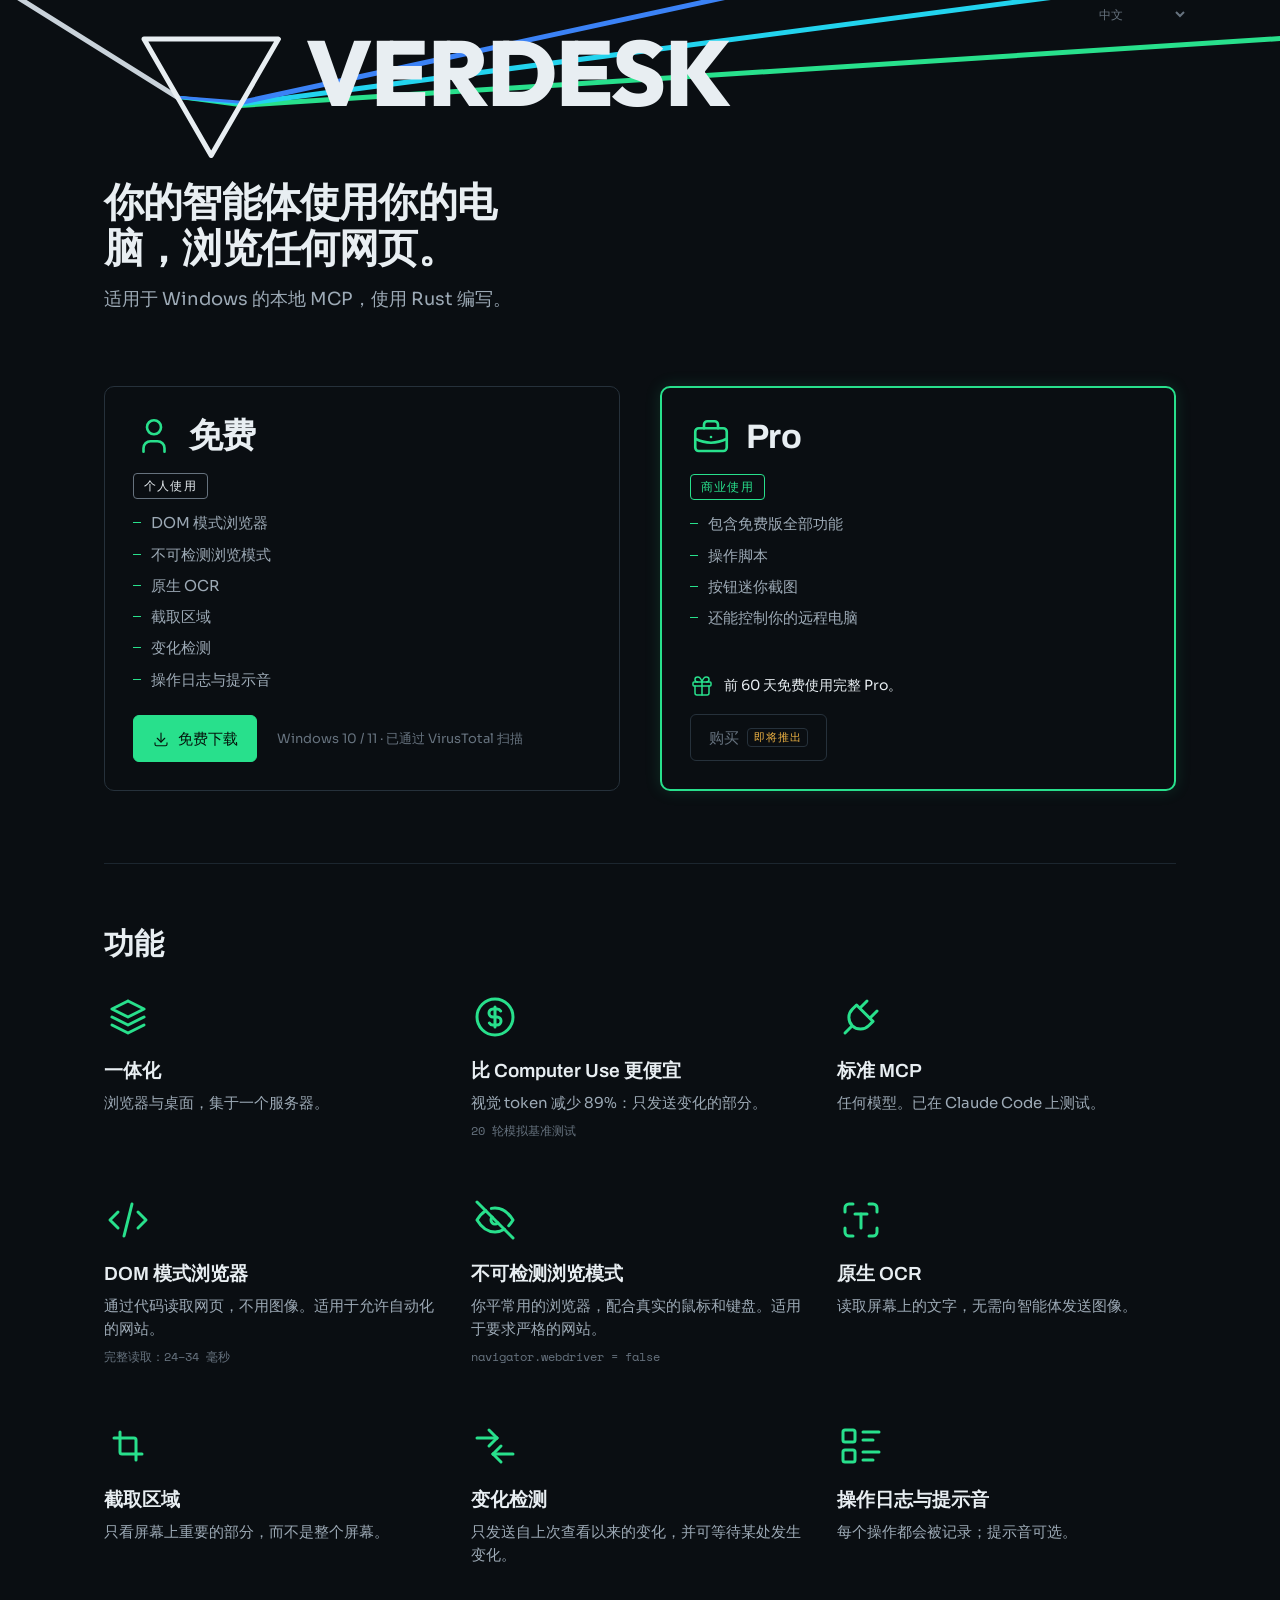
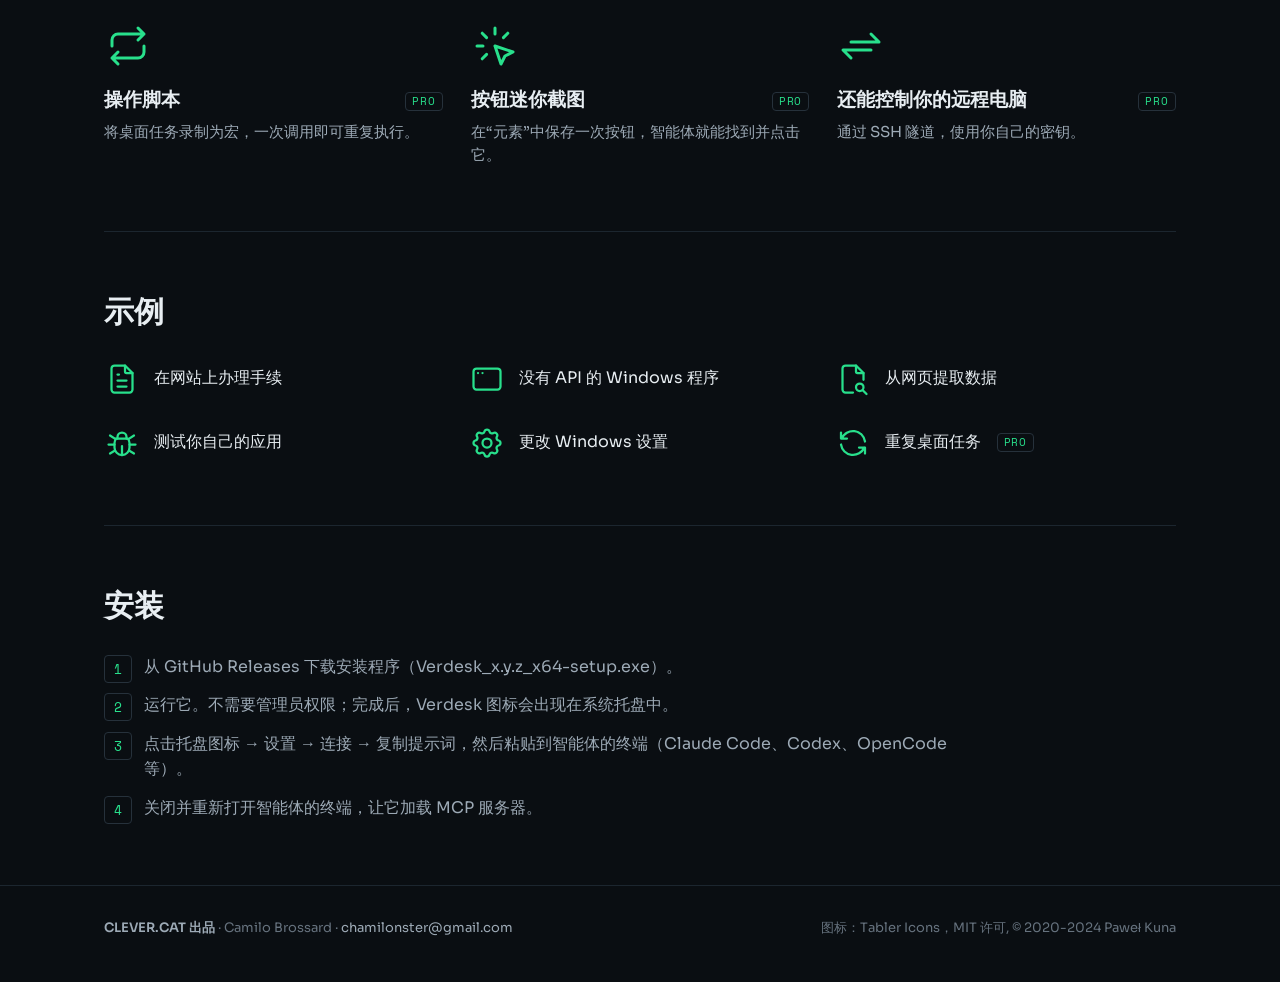
<file: zh/index.html>
<!DOCTYPE html>
<html lang="zh">
<head>
  <meta charset="UTF-8" />
  <meta name="viewport" content="width=device-width, initial-scale=1.0" />
  <title>Verdesk — 你的智能体使用你的电脑，浏览任何网页</title>
  <meta name="description" content="适用于 Windows 的本地 MCP 服务器。你的智能体使用你的电脑，浏览任何网页：DOM 模式、不可检测模式、原生 OCR，只发送发生变化的内容。个人使用免费。" />
  <meta name="theme-color" content="#0A0E12" />
  <link rel="icon" href="/favicon.ico" sizes="any" />
  <link rel="icon" type="image/svg+xml" href="/favicon.svg" />
  <link rel="icon" type="image/png" sizes="96x96" href="/favicon-96.png" />
  <link rel="apple-touch-icon" href="/apple-touch-icon.png" />
  <meta property="og:title" content="Verdesk — 你的智能体使用你的电脑，浏览任何网页" />
  <meta property="og:description" content="适用于 Windows 的本地 MCP 服务器。你的智能体使用你的电脑，浏览任何网页：DOM 模式、不可检测模式、原生 OCR，只发送发生变化的内容。个人使用免费。" />
  <meta property="og:type" content="website" />
  <meta property="og:url" content="https://verdesk.app/zh/" />
  <meta property="og:image" content="https://verdesk.app/og-image.png" />
  <meta name="twitter:card" content="summary_large_image" />
  <meta name="twitter:title" content="Verdesk — 你的智能体使用你的电脑，浏览任何网页" />
  <meta name="twitter:description" content="适用于 Windows 的本地 MCP 服务器。你的智能体使用你的电脑，浏览任何网页：DOM 模式、不可检测模式、原生 OCR，只发送发生变化的内容。个人使用免费。" />
  <meta name="twitter:image" content="https://verdesk.app/og-image.png" />
  <script>
  /* Raíz "/": redirige al idioma del navegador antes de pintar (ct-2026-09-24-0027).
     Respeta la elección guardada en el selector ("en" = quedarse). Googlebot manda en-US: no redirige. */
  (function () {
    var p = location.pathname;
    if (p !== "/" && p !== "/index.html") return;
    var sup = ["es","pt","fr","de","it","nl","pl","tr","ru","uk","zh","ja","ko","en"], pick = null;
    try { pick = localStorage.getItem("verdesk.lang"); } catch (e) {}
    if (!pick) {
      var ls = (navigator.languages && navigator.languages.length) ? navigator.languages : [navigator.language || "en"];
      for (var i = 0; i < ls.length; i++) {
        var c = String(ls[i]).toLowerCase().split("-")[0];
        if (sup.indexOf(c) !== -1) { pick = c; break; }
      }
    }
    if (pick && pick !== "en" && sup.indexOf(pick) !== -1) location.replace("/" + pick + "/" + location.search + location.hash);
  })();
  </script>
  <link rel="stylesheet" href="/fonts.css?v=23" />
  <link rel="stylesheet" href="/style.css?v=23" />
  <script src="/i18n.js?v=23" defer></script>
  <script type="application/ld+json">
  {
    "@context": "https://schema.org",
    "@type": "SoftwareApplication",
    "name": "Verdesk",
    "url": "https://verdesk.app/",
    "image": "https://verdesk.app/og-image.png",
    "description": "Local MCP server for Windows, made in Rust. Your agents use your PC and browse any page.",
    "applicationCategory": "DeveloperApplication",
    "operatingSystem": "Windows 10, Windows 11",
    "downloadUrl": "https://github.com/clevercat64/verdesk/releases/latest",
    "offers": { "@type": "Offer", "price": "0", "priceCurrency": "USD" },
    "publisher": { "@type": "Organization", "name": "CLEVER.CAT", "url": "https://clever.cat" }
  }
  </script>
  <!-- I18N-SEO:START -->
  <link rel="canonical" href="https://verdesk.app/zh/" />
  <meta property="og:locale" content="zh_CN" />
  <link rel="alternate" hreflang="en" href="https://verdesk.app/" />
  <link rel="alternate" hreflang="es" href="https://verdesk.app/es/" />
  <link rel="alternate" hreflang="pt" href="https://verdesk.app/pt/" />
  <link rel="alternate" hreflang="fr" href="https://verdesk.app/fr/" />
  <link rel="alternate" hreflang="de" href="https://verdesk.app/de/" />
  <link rel="alternate" hreflang="it" href="https://verdesk.app/it/" />
  <link rel="alternate" hreflang="nl" href="https://verdesk.app/nl/" />
  <link rel="alternate" hreflang="pl" href="https://verdesk.app/pl/" />
  <link rel="alternate" hreflang="tr" href="https://verdesk.app/tr/" />
  <link rel="alternate" hreflang="ru" href="https://verdesk.app/ru/" />
  <link rel="alternate" hreflang="uk" href="https://verdesk.app/uk/" />
  <link rel="alternate" hreflang="zh" href="https://verdesk.app/zh/" />
  <link rel="alternate" hreflang="ja" href="https://verdesk.app/ja/" />
  <link rel="alternate" hreflang="ko" href="https://verdesk.app/ko/" />
  <link rel="alternate" hreflang="x-default" href="https://verdesk.app/" />
  <!-- I18N-SEO:END -->
</head>
<body>
  <!-- Icons: Tabler Icons (https://tabler.io/icons), MIT License, (c) 2020-2024 Pawel Kuna -->
  <svg width="0" height="0" style="position:absolute" aria-hidden="true">
    <symbol id="i-download" viewBox="0 0 24 24" fill="none" stroke="currentColor" stroke-width="1.5" stroke-linecap="round" stroke-linejoin="round"><path d="M4 17v2a2 2 0 0 0 2 2h12a2 2 0 0 0 2 -2v-2" /><path d="M7 11l5 5l5 -5" /><path d="M12 4l0 12" /></symbol>
    <symbol id="i-stack-2" viewBox="0 0 24 24" fill="none" stroke="currentColor" stroke-width="1.5" stroke-linecap="round" stroke-linejoin="round"><path d="M12 4l-8 4l8 4l8 -4l-8 -4" /><path d="M4 12l8 4l8 -4" /><path d="M4 16l8 4l8 -4" /></symbol>
    <symbol id="i-coin" viewBox="0 0 24 24" fill="none" stroke="currentColor" stroke-width="1.5" stroke-linecap="round" stroke-linejoin="round"><path d="M12 12m-9 0a9 9 0 1 0 18 0a9 9 0 1 0 -18 0" /><path d="M14.8 9a2 2 0 0 0 -1.8 -1h-2a2 2 0 1 0 0 4h2a2 2 0 1 1 0 4h-2a2 2 0 0 1 -1.8 -1" /><path d="M12 7v10" /></symbol>
    <symbol id="i-code" viewBox="0 0 24 24" fill="none" stroke="currentColor" stroke-width="1.5" stroke-linecap="round" stroke-linejoin="round"><path d="M7 8l-4 4l4 4" /><path d="M17 8l4 4l-4 4" /><path d="M14 4l-4 16" /></symbol>
    <symbol id="i-eye-off" viewBox="0 0 24 24" fill="none" stroke="currentColor" stroke-width="1.5" stroke-linecap="round" stroke-linejoin="round"><path d="M10.585 10.587a2 2 0 0 0 2.829 2.828" /><path d="M16.681 16.673a8.717 8.717 0 0 1 -4.681 1.327c-3.6 0 -6.6 -2 -9 -6c1.272 -2.12 2.712 -3.678 4.32 -4.674m2.86 -1.146a9.055 9.055 0 0 1 1.82 -.18c3.6 0 6.6 2 9 6c-.666 1.11 -1.379 2.067 -2.138 2.87" /><path d="M3 3l18 18" /></symbol>
    <symbol id="i-plug" viewBox="0 0 24 24" fill="none" stroke="currentColor" stroke-width="1.5" stroke-linecap="round" stroke-linejoin="round"><path d="M9.785 6l8.215 8.215l-2.054 2.054a5.81 5.81 0 1 1 -8.215 -8.215l2.054 -2.054z" /><path d="M4 20l3.5 -3.5" /><path d="M15 4l-3.5 3.5" /><path d="M20 9l-3.5 3.5" /></symbol>
    <symbol id="i-text-recognition" viewBox="0 0 24 24" fill="none" stroke="currentColor" stroke-width="1.5" stroke-linecap="round" stroke-linejoin="round"><path d="M4 8v-2a2 2 0 0 1 2 -2h2" /><path d="M4 16v2a2 2 0 0 0 2 2h2" /><path d="M16 4h2a2 2 0 0 1 2 2v2" /><path d="M16 20h2a2 2 0 0 0 2 -2v-2" /><path d="M12 16v-7" /><path d="M9 9h6" /></symbol>
    <symbol id="i-crop" viewBox="0 0 24 24" fill="none" stroke="currentColor" stroke-width="1.5" stroke-linecap="round" stroke-linejoin="round"><path d="M8 5v10a1 1 0 0 0 1 1h10" /><path d="M5 8h10a1 1 0 0 1 1 1v10" /></symbol>
    <symbol id="i-arrows-diff" viewBox="0 0 24 24" fill="none" stroke="currentColor" stroke-width="1.5" stroke-linecap="round" stroke-linejoin="round"><path d="M11 16h10" /><path d="M11 16l4 4" /><path d="M11 16l4 -4" /><path d="M13 8h-10" /><path d="M13 8l-4 4" /><path d="M13 8l-4 -4" /></symbol>
    <symbol id="i-list-details" viewBox="0 0 24 24" fill="none" stroke="currentColor" stroke-width="1.5" stroke-linecap="round" stroke-linejoin="round"><path d="M13 5h8" /><path d="M13 9h5" /><path d="M13 15h8" /><path d="M13 19h5" /><path d="M3 4m0 1a1 1 0 0 1 1 -1h4a1 1 0 0 1 1 1v4a1 1 0 0 1 -1 1h-4a1 1 0 0 1 -1 -1z" /><path d="M3 14m0 1a1 1 0 0 1 1 -1h4a1 1 0 0 1 1 1v4a1 1 0 0 1 -1 1h-4a1 1 0 0 1 -1 -1z" /></symbol>
    <symbol id="i-repeat" viewBox="0 0 24 24" fill="none" stroke="currentColor" stroke-width="1.5" stroke-linecap="round" stroke-linejoin="round"><path d="M4 12v-3a3 3 0 0 1 3 -3h13m-3 -3l3 3l-3 3" /><path d="M20 12v3a3 3 0 0 1 -3 3h-13m3 3l-3 -3l3 -3" /></symbol>
    <symbol id="i-click" viewBox="0 0 24 24" fill="none" stroke="currentColor" stroke-width="1.5" stroke-linecap="round" stroke-linejoin="round"><path d="M3 12l3 0" /><path d="M12 3l0 3" /><path d="M7.8 7.8l-2.2 -2.2" /><path d="M16.2 7.8l2.2 -2.2" /><path d="M7.8 16.2l-2.2 2.2" /><path d="M12 12l9 3l-4 2l-2 4l-3 -9" /></symbol>
    <symbol id="i-arrows-exchange" viewBox="0 0 24 24" fill="none" stroke="currentColor" stroke-width="1.5" stroke-linecap="round" stroke-linejoin="round"><path d="M7 10h14l-4 -4" /><path d="M17 14h-14l4 4" /></symbol>
    <symbol id="i-file-text" viewBox="0 0 24 24" fill="none" stroke="currentColor" stroke-width="1.5" stroke-linecap="round" stroke-linejoin="round"><path d="M14 3v4a1 1 0 0 0 1 1h4" /><path d="M17 21h-10a2 2 0 0 1 -2 -2v-14a2 2 0 0 1 2 -2h7l5 5v11a2 2 0 0 1 -2 2z" /><path d="M9 9l1 0" /><path d="M9 13l6 0" /><path d="M9 17l6 0" /></symbol>
    <symbol id="i-app-window" viewBox="0 0 24 24" fill="none" stroke="currentColor" stroke-width="1.5" stroke-linecap="round" stroke-linejoin="round"><path d="M3 5m0 2a2 2 0 0 1 2 -2h14a2 2 0 0 1 2 2v10a2 2 0 0 1 -2 2h-14a2 2 0 0 1 -2 -2z" /><path d="M6 8h.01" /><path d="M9 8h.01" /></symbol>
    <symbol id="i-file-search" viewBox="0 0 24 24" fill="none" stroke="currentColor" stroke-width="1.5" stroke-linecap="round" stroke-linejoin="round"><path d="M14 3v4a1 1 0 0 0 1 1h4" /><path d="M12 21h-5a2 2 0 0 1 -2 -2v-14a2 2 0 0 1 2 -2h7l5 5v4.5" /><path d="M16.5 17.5m-2.5 0a2.5 2.5 0 1 0 5 0a2.5 2.5 0 1 0 -5 0" /><path d="M18.5 19.5l2.5 2.5" /></symbol>
    <symbol id="i-bug" viewBox="0 0 24 24" fill="none" stroke="currentColor" stroke-width="1.5" stroke-linecap="round" stroke-linejoin="round"><path d="M9 9v-1a3 3 0 0 1 6 0v1" /><path d="M8 9h8a6 6 0 0 1 1 3v3a5 5 0 0 1 -10 0v-3a6 6 0 0 1 1 -3" /><path d="M3 13l4 0" /><path d="M17 13l4 0" /><path d="M12 20l0 -6" /><path d="M4 19l3.35 -2" /><path d="M20 19l-3.35 -2" /><path d="M4 7l3.75 2.4" /><path d="M20 7l-3.75 2.4" /></symbol>
    <symbol id="i-settings" viewBox="0 0 24 24" fill="none" stroke="currentColor" stroke-width="1.5" stroke-linecap="round" stroke-linejoin="round"><path d="M10.325 4.317c.426 -1.756 2.924 -1.756 3.35 0a1.724 1.724 0 0 0 2.573 1.066c1.543 -.94 3.31 .826 2.37 2.37a1.724 1.724 0 0 0 1.065 2.572c1.756 .426 1.756 2.924 0 3.35a1.724 1.724 0 0 0 -1.066 2.573c.94 1.543 -.826 3.31 -2.37 2.37a1.724 1.724 0 0 0 -2.572 1.065c-.426 1.756 -2.924 1.756 -3.35 0a1.724 1.724 0 0 0 -2.573 -1.066c-1.543 .94 -3.31 -.826 -2.37 -2.37a1.724 1.724 0 0 0 -1.065 -2.572c-1.756 -.426 -1.756 -2.924 0 -3.35a1.724 1.724 0 0 0 1.066 -2.573c-.94 -1.543 .826 -3.31 2.37 -2.37c1 .608 2.296 .07 2.572 -1.065z" /><path d="M9 12a3 3 0 1 0 6 0a3 3 0 0 0 -6 0" /></symbol>
    <symbol id="i-refresh" viewBox="0 0 24 24" fill="none" stroke="currentColor" stroke-width="1.5" stroke-linecap="round" stroke-linejoin="round"><path d="M20 11a8.1 8.1 0 0 0 -15.5 -2m-.5 -4v4h4" /><path d="M4 13a8.1 8.1 0 0 0 15.5 2m.5 4v-4h-4" /></symbol>
    <symbol id="i-gift" viewBox="0 0 24 24" fill="none" stroke="currentColor" stroke-width="1.5" stroke-linecap="round" stroke-linejoin="round"><path d="M3 8m0 1a1 1 0 0 1 1 -1h16a1 1 0 0 1 1 1v2a1 1 0 0 1 -1 1h-16a1 1 0 0 1 -1 -1z" /><path d="M12 8l0 13" /><path d="M19 12v7a2 2 0 0 1 -2 2h-10a2 2 0 0 1 -2 -2v-7" /><path d="M7.5 8a2.5 2.5 0 0 1 0 -5a4.8 8 0 0 1 4.5 5a4.8 8 0 0 1 4.5 -5a2.5 2.5 0 0 1 0 5" /></symbol>
    <symbol id="i-user" viewBox="0 0 24 24" fill="none" stroke="currentColor" stroke-width="1.5" stroke-linecap="round" stroke-linejoin="round"><path d="M8 7a4 4 0 1 0 8 0a4 4 0 0 0 -8 0" /><path d="M6 21v-2a4 4 0 0 1 4 -4h4a4 4 0 0 1 4 4v2" /></symbol>
    <symbol id="i-briefcase" viewBox="0 0 24 24" fill="none" stroke="currentColor" stroke-width="1.5" stroke-linecap="round" stroke-linejoin="round"><path d="M3 7m0 2a2 2 0 0 1 2 -2h14a2 2 0 0 1 2 2v9a2 2 0 0 1 -2 2h-14a2 2 0 0 1 -2 -2z" /><path d="M8 7v-2a2 2 0 0 1 2 -2h4a2 2 0 0 1 2 2v2" /><path d="M12 12l0 .01" /><path d="M3 13a20 20 0 0 0 18 0" /></symbol>
    <symbol id="logo-d2" viewBox="0 2 64 44" fill="none" stroke-linecap="round" stroke-linejoin="round"><g transform="matrix(1 0 0 -1 0 48)"><path d="M4.00 29.35L16.00 21.86" stroke="#9DAAB6" stroke-width="2.4"/><path d="M16.00 21.86L30.87 19.90" stroke="#28E08C" stroke-width="1.4"/><path d="M16.00 21.86L31.08 20.26" stroke="#22D3EE" stroke-width="1.4"/><path d="M16.00 21.86L31.31 20.66" stroke="#3B82F6" stroke-width="1.4"/><path d="M24.00 8.00L40.00 35.71H8.00Z" stroke="#E8EEF2" stroke-width="2.4"/><path d="M30.87 19.90L63.00 21.96" stroke="#28E08C" stroke-width="2.4"/><path d="M31.08 20.26L63.00 24.46" stroke="#22D3EE" stroke-width="2.4"/><path d="M31.31 20.66L63.00 27.54" stroke="#3B82F6" stroke-width="2.4"/></g></symbol>
  </svg>

  <select class="lang-select lang-top" id="lang-select" aria-label="Language">
    <option value="en" selected>English</option>
  </select>

  <main class="wrap" id="top">
    <div class="beam" role="img" aria-label="Verdesk"><div class="beam-inner"><svg><path d="M-3318.6 -2022.4L73.6 97.3" stroke="#C9D2DA" stroke-width="5"/><path d="M73.6 97.3L136.0 105.5" stroke="#28E08C" stroke-width="3"/><path d="M73.6 97.3L136.9 104.0" stroke="#22D3EE" stroke-width="3"/><path d="M73.6 97.3L137.9 102.3" stroke="#3B82F6" stroke-width="3"/><path d="M136.0 105.5L4127.8 -151.5" stroke="#28E08C" stroke-width="5"/><path d="M136.9 104.0L4102.8 -417.6" stroke="#22D3EE" stroke-width="5"/><path d="M137.9 102.3L4046.9 -746.1" stroke="#3B82F6" stroke-width="5"/><path d="M107.2 155.5L174.4 39.1L40.0 39.1Z" stroke="#E8EEF2" stroke-width="5" stroke-linejoin="round"/><text x="201.9" y="105.6" class="beam-word">VERDESK</text></svg></div></div>
    <section class="hero">
      <h1 data-i18n="hero.h1">你的智能体使用你的电脑，浏览任何网页。</h1>
      <p class="lede" data-i18n="hero.sub">适用于 Windows 的本地 MCP，使用 Rust 编写。</p>
    </section>

    <section class="plans-top" id="plans">
      <div class="plans">
        <div class="card"><div class="card-head"><svg class="ic plan-ic"><use href="#i-user"/></svg><h3 data-i18n="plan.free.t">免费</h3></div><span class="use" data-i18n="plan.free.personal">个人使用</span><ul><li><span data-i18n="f.dom.t">DOM 模式浏览器</span></li><li><span data-i18n="f.stealth.t">不可检测浏览模式</span></li><li><span data-i18n="f.ocr.t">原生 OCR</span></li><li><span data-i18n="f.zone.t">截取区域</span></li><li><span data-i18n="f.diff.t">变化检测</span></li><li><span data-i18n="f.log.t">操作日志与提示音</span></li></ul><div class="cta"><a class="btn primary" href="https://github.com/clevercat64/verdesk/releases/latest"><svg class="ic"><use href="#i-download"/></svg><span data-i18n="hero.download">免费下载</span></a><a class="note" href="https://www.virustotal.com/gui/url/f37914798183b410f59b6f8d9f3163dbd8a1b7edc382f666fbac66edbec6bd60" data-i18n="hero.note">Windows 10 / 11 · 已通过 VirusTotal 扫描</a></div></div>
        <div class="card pro-card"><div class="card-head"><svg class="ic plan-ic"><use href="#i-briefcase"/></svg><h3>Pro</h3></div><span class="use" data-i18n="plan.pro.commercial">商业使用</span><ul><li><span data-i18n="plan.pro.all">包含免费版全部功能</span></li><li><span data-i18n="f.script.t">操作脚本</span></li><li><span data-i18n="f.btn.t">按钮迷你截图</span></li><li><span data-i18n="f.remote.t">还能控制你的远程电脑</span></li></ul><p class="card-foot trial"><svg class="ic"><use href="#i-gift"/></svg><span data-i18n="hero.trial">前 60 天免费使用完整 Pro。</span></p><button class="btn buy-btn" type="button" disabled><span data-i18n="plan.pro.buy">购买</span><span class="soon" data-i18n="plan.pro.soon">即将推出</span></button></div>
      </div>
    </section>

    <section class="band" id="features">
      <h2 class="label" data-i18n="sec.features">功能</h2>
      <ul class="six">
      <li style="--i:0"><svg class="ic"><use href="#i-stack-2"/></svg><h2 data-i18n="f.all.t">一体化</h2><p data-i18n="f.all.d">浏览器与桌面，集于一个服务器。</p></li>
      <li style="--i:1"><svg class="ic"><use href="#i-coin"/></svg><h2 data-i18n="f.cheap.t">比 Computer Use 更便宜</h2><p data-i18n="f.cheap.d">视觉 token 减少 89%：只发送变化的部分。</p><span class="src" data-i18n="f.cheap.s">20 轮模拟基准测试</span></li>
      <li style="--i:2"><svg class="ic"><use href="#i-plug"/></svg><h2 data-i18n="f.mcp.t">标准 MCP</h2><p data-i18n="f.mcp.d">任何模型。已在 Claude Code 上测试。</p></li>
      <li style="--i:3"><svg class="ic"><use href="#i-code"/></svg><h2 data-i18n="f.dom.t">DOM 模式浏览器</h2><p data-i18n="f.dom.d">通过代码读取网页，不用图像。适用于允许自动化的网站。</p><span class="src" data-i18n="f.dom.s">完整读取：24–34 毫秒</span></li>
      <li style="--i:4"><svg class="ic"><use href="#i-eye-off"/></svg><h2 data-i18n="f.stealth.t">不可检测浏览模式</h2><p data-i18n="f.stealth.d">你平常用的浏览器，配合真实的鼠标和键盘。适用于要求严格的网站。</p><span class="src">navigator.webdriver = false</span></li>
      <li style="--i:5"><svg class="ic"><use href="#i-text-recognition"/></svg><h2 data-i18n="f.ocr.t">原生 OCR</h2><p data-i18n="f.ocr.d">读取屏幕上的文字，无需向智能体发送图像。</p></li>
      <li style="--i:6"><svg class="ic"><use href="#i-crop"/></svg><h2 data-i18n="f.zone.t">截取区域</h2><p data-i18n="f.zone.d">只看屏幕上重要的部分，而不是整个屏幕。</p></li>
      <li style="--i:7"><svg class="ic"><use href="#i-arrows-diff"/></svg><h2 data-i18n="f.diff.t">变化检测</h2><p data-i18n="f.diff.d">只发送自上次查看以来的变化，并可等待某处发生变化。</p></li>
      <li style="--i:8"><svg class="ic"><use href="#i-list-details"/></svg><h2 data-i18n="f.log.t">操作日志与提示音</h2><p data-i18n="f.log.d">每个操作都会被记录；提示音可选。</p></li>
      <li style="--i:9"><svg class="ic"><use href="#i-repeat"/></svg><h2 data-i18n="f.script.t">操作脚本</h2><span class="pro">PRO</span><p data-i18n="f.script.d">将桌面任务录制为宏，一次调用即可重复执行。</p></li>
      <li style="--i:10"><svg class="ic"><use href="#i-click"/></svg><h2 data-i18n="f.btn.t">按钮迷你截图</h2><span class="pro">PRO</span><p data-i18n="f.btn.d">在“元素”中保存一次按钮，智能体就能找到并点击它。</p></li>
      <li style="--i:11"><svg class="ic"><use href="#i-arrows-exchange"/></svg><h2 data-i18n="f.remote.t">还能控制你的远程电脑</h2><span class="pro">PRO</span><p data-i18n="f.remote.d">通过 SSH 隧道，使用你自己的密钥。</p></li>
      </ul>
    </section>

    <section class="band" id="examples">
      <h2 class="label" data-i18n="sec.examples">示例</h2>
      <ul class="ex">
      <li style="--i:13"><svg class="ic"><use href="#i-file-text"/></svg><span data-i18n="ex.1">在网站上办理手续</span></li>
      <li style="--i:14"><svg class="ic"><use href="#i-app-window"/></svg><span data-i18n="ex.2">没有 API 的 Windows 程序</span></li>
      <li style="--i:15"><svg class="ic"><use href="#i-file-search"/></svg><span data-i18n="ex.3">从网页提取数据</span></li>
      <li style="--i:16"><svg class="ic"><use href="#i-bug"/></svg><span data-i18n="ex.4">测试你自己的应用</span></li>
      <li style="--i:17"><svg class="ic"><use href="#i-settings"/></svg><span data-i18n="ex.5">更改 Windows 设置</span></li>
      <li style="--i:18"><svg class="ic"><use href="#i-refresh"/></svg><span data-i18n="ex.6">重复桌面任务</span><span class="pro">PRO</span></li>
      </ul>
    </section>

    <section class="band" id="install">
      <h2 class="label" data-i18n="sec.install">安装</h2>
      <ol class="steps">
        <li><span data-i18n="install.1">从 GitHub Releases 下载安装程序（Verdesk_x.y.z_x64-setup.exe）。</span></li>
        <li><span data-i18n="install.2">运行它。不需要管理员权限；完成后，Verdesk 图标会出现在系统托盘中。</span></li>
        <li><span data-i18n="install.3">点击托盘图标 → 设置 → 连接 → 复制提示词，然后粘贴到智能体的终端（Claude Code、Codex、OpenCode 等）。</span></li>
        <li><span data-i18n="install.4">关闭并重新打开智能体的终端，让它加载 MCP 服务器。</span></li>
      </ol>
    </section>
  </main>

  <footer>
    <div class="wrap">
      <span><a class="cc" href="https://clever.cat" data-i18n-html="nav.by"><b>CLEVER.CAT</b> 出品</a> · Camilo Brossard · <span class="sel">chamilonster@gmail.com</span></span>
      <span><span data-i18n="footer.icons">图标：Tabler Icons，MIT 许可</span>, © 2020-2024 Paweł Kuna</span>
    </div>
  </footer>
</body>
</html>
</file>
<file: fonts.css>
/* Verdesk landing - fuentes self-hosted (OFL). Sin CDN, sin requests a terceros. */

@font-face {
  font-family: 'Archivo';
  font-style: normal;
  font-weight: 500;
  font-display: swap;
  src: url('fonts/Archivo-500.woff2') format('woff2');
}

@font-face {
  font-family: 'Archivo';
  font-style: normal;
  font-weight: 600;
  font-display: swap;
  src: url('fonts/Archivo-600.woff2') format('woff2');
}

@font-face {
  font-family: 'Archivo';
  font-style: normal;
  font-weight: 700;
  font-display: swap;
  src: url('fonts/Archivo-700.woff2') format('woff2');
}

@font-face {
  font-family: 'Archivo';
  font-style: normal;
  font-weight: 800;
  font-display: swap;
  src: url('fonts/Archivo-800.woff2') format('woff2');
}

@font-face {
  font-family: 'Sora';
  font-style: normal;
  font-weight: 400;
  font-display: swap;
  src: url('fonts/Sora-400.woff2') format('woff2');
}

@font-face {
  font-family: 'Sora';
  font-style: normal;
  font-weight: 500;
  font-display: swap;
  src: url('fonts/Sora-500.woff2') format('woff2');
}

@font-face {
  font-family: 'Sora';
  font-style: normal;
  font-weight: 600;
  font-display: swap;
  src: url('fonts/Sora-600.woff2') format('woff2');
}

@font-face {
  font-family: 'Space Mono';
  font-style: normal;
  font-weight: 400;
  font-display: swap;
  src: url('fonts/SpaceMono-400.woff2') format('woff2');
}

@font-face {
  font-family: 'Space Mono';
  font-style: normal;
  font-weight: 700;
  font-display: swap;
  src: url('fonts/SpaceMono-700.woff2') format('woff2');
}

@font-face {
  font-family: 'Outfit';
  font-style: normal;
  font-weight: 800;
  font-display: swap;
  src: url('fonts/Outfit-800.woff2') format('woff2');
}
</file>
<file: style.css>
/* Verdesk landing v2 — ct-2026-09-23-2015. Flat background, minimal copy.
   Icons: Tabler Icons (MIT, (c) 2020-2024 Pawel Kuna), inlined in index.html. */
:root {
    color-scheme: dark;
    --bg: #0A0E12; --line: #1C262F; --line-2: #26313B;
    --ink: #E8EEF2; --ink-2: #9DAAB6; --ink-3: #66727E;
    --green: #28E08C; --amber: #F2B544;
    --display: 'Archivo', 'Helvetica Neue', Arial, sans-serif;
    --body: 'Sora', 'Helvetica Neue', Arial, sans-serif;
    --mono: 'Space Mono', ui-monospace, Consolas, monospace;
  }
  * { box-sizing: border-box; }
  body { margin: 0; background: var(--bg); color: var(--ink); font-family: var(--body); font-size: 16px; line-height: 1.55; -webkit-font-smoothing: antialiased; }
  .wrap { max-width: 1120px; margin: 0 auto; padding-inline: 24px; }
  a { color: inherit; text-decoration: none; }
  a:focus-visible { outline: 2px solid var(--green); outline-offset: 3px; }
  .ic { width: 22px; height: 22px; flex: none; }


  header .wrap { display: flex; justify-content: space-between; align-items: center; gap: 16px; padding-block: 22px; }
  .nav-right { display: flex; align-items: center; gap: 18px; }
  .lang-select { background: var(--bg); color: var(--ink-2); border: 1px solid var(--line-2); font: inherit; font-size: 13px; padding: 5px 8px; }
  .note a { color: inherit; text-decoration: underline; text-decoration-color: var(--line-2); text-underline-offset: 3px; }
  .note a:hover { color: var(--ink-2); }
  @media (max-width: 520px) { .by { display: none; } }
  .brand { font-family: 'Outfit', var(--display); font-weight: 800; font-size: 19px; letter-spacing: -.01em; display: inline-flex; align-items: center; gap: 10px; }
  .brand svg { width: 26px; height: 26px; }
  .btn { display: inline-flex; align-items: center; gap: 8px; font-weight: 500; font-size: 15px; padding: 11px 18px; border: 1px solid var(--line-2); }
  .btn.primary { background: var(--green); border-color: var(--green); color: #04130B; }
  .btn .ic { width: 18px; height: 18px; }

  .hero { padding-block: 80px 72px; }
  h1 { font-family: var(--display); font-weight: 700; font-size: clamp(28px, 3.4vw, 40px); line-height: 1.15; letter-spacing: -.02em; margin: 0 0 14px; max-width: 31ch; text-wrap: balance; }
  .lede { color: var(--ink-2); font-size: 18px; margin: 0 0 36px; }
  .cta { display: flex; flex-wrap: wrap; align-items: center; gap: 12px 20px; }
  .note { font-size: 13px; color: var(--ink-3); }

  .six { list-style: none; margin: 0; padding: 0; display: grid; grid-template-columns: repeat(12, 1fr); gap: 56px 28px; }
  .six > li { grid-column: span 4; }
  .six li { display: grid; gap: 8px; align-content: start; }
  .six .ic { color: var(--green); width: 26px; height: 26px; margin-bottom: 6px; }
  .six h2 { font-family: var(--display); font-weight: 600; font-size: 19px; line-height: 1.25; margin: 0; display: flex; align-items: center; gap: 10px; flex-wrap: wrap; }
  .six p { margin: 0; color: var(--ink-2); font-size: 15px; }
  .src { font-family: var(--mono); font-size: 11.5px; color: var(--ink-3); }
  .pro { justify-self: end; white-space: nowrap; font-family: var(--mono); font-size: 10.5px; font-weight: 400; letter-spacing: .08em; color: var(--green); border: 1px solid var(--line-2); padding: 0 6px; }

  .band { border-top: 1px solid var(--line); padding-block: 64px; display: grid; gap: 32px; }
  .label { font-family: var(--display); font-weight: 700; font-size: 30px; letter-spacing: -.015em; line-height: 1.1; color: var(--ink); margin: 0; }
  .ex { list-style: none; margin: 0; padding: 0; display: grid; gap: 10px; font-size: 17px; }
  .plans { display: grid; grid-template-columns: 1fr 1fr; gap: 40px; }
  .plans h3 { font-family: var(--display); font-weight: 600; font-size: 19px; margin: 0 0 8px; }
  .plans p { margin: 0; color: var(--ink-2); font-size: 15px; }
  .plans .buy { margin-top: 12px; font-size: 13px; color: var(--ink-3); }
  .steps { margin: 0; color: var(--ink-2); font-size: 16px; }

  footer { border-top: 1px solid var(--line); padding-block: 32px 44px; font-size: 13px; color: var(--ink-3); }
  footer .wrap { display: flex; flex-wrap: wrap; gap: 8px 28px; justify-content: space-between; }
  .by { font-size: 13px; color: var(--ink-3); }
  .by b, .cc { font-weight: 600; color: var(--ink-2); }
  .by:hover b, .cc:hover { color: #C2410C; }
  .sel { user-select: all; color: var(--ink-2); }

  .hero { position: relative; }
  .hero-brand { position: absolute; right: 0; top: 64px; display: grid; justify-items: center; gap: 12px; }
  .hero-brand svg { width: 128px; height: 128px; }
  .hero-brand span { font-family: 'Outfit', var(--display); font-weight: 800; font-size: 40px; letter-spacing: -.01em; line-height: 1; }
    .trial { margin: 22px 0 0; display: flex; align-items: center; gap: 10px; color: var(--ink); font-size: 15px; }
  .trial .ic { color: var(--green); width: 24px; height: 24px; }
  .six li { grid-template-columns: 1fr auto; column-gap: 12px; }
  .six li > * { grid-column: 1 / -1; }
  .six li > h2 { grid-column: 1; }
  .six li > .pro { grid-column: 2; grid-row: 2; align-self: start; margin-top: 4px; }
  .six .ic { width: 48px; height: 48px; margin-bottom: 10px; }
  .ex { grid-template-columns: repeat(3, 1fr); gap: 28px 24px; font-size: 16px; }
  .ex li { display: flex; align-items: center; gap: 14px; }
  .ex .ic { width: 36px; height: 36px; color: var(--green); }
  .ex .pro { margin-left: 2px; }
  .plan-ic { width: 36px; height: 36px; color: var(--green); margin-bottom: 10px; display: block; }
  @media (max-width: 1000px) { .six { grid-template-columns: 1fr 1fr; } .six > li { grid-column: auto; } }
  @media (max-width: 780px) {
    .hero-brand { display: none; }
    .ex { grid-template-columns: 1fr 1fr; }
    .six { grid-template-columns: 1fr 1fr; }
    .band { gap: 24px; }
  }
  @media (max-width: 520px) {
    .hero { padding-block: 56px; }
    .six, .plans, .ex { grid-template-columns: 1fr; gap: 36px; }
    .ex { gap: 18px; }
  }

  /* CJK: cortar por frase, no dejar un carácter suelto al final de un título */
  :lang(ja) h1, :lang(ja) h2, :lang(zh) h1, :lang(zh) h2, :lang(ko) h1, :lang(ko) h2 { word-break: auto-phrase; }

  body { overflow-x: hidden; }
  .brand svg { width: 46px; height: 32px; }
  body { position: relative; }
  /* redondeo pequeño y parejo (boss) */
  .card { border-radius: 10px; }
  .btn, .buy-btn { border-radius: 6px; }
  .use, .pro, .buy-btn .soon, ol.steps li::before, .lang-select { border-radius: 4px; }
  ol.steps { margin: 0; padding: 0; list-style: none; counter-reset: st; display: grid; gap: 14px; max-width: 72ch; }
  ol.steps li { counter-increment: st; position: relative; padding-left: 40px; color: var(--ink-2); font-size: 16px; }
  ol.steps li::before { content: counter(st); position: absolute; left: 0; top: 0; width: 26px; height: 26px; border: 1px solid var(--line-2); color: #28E08C; font-family: var(--mono); font-size: 13px; display: grid; place-items: center; }
  .plans { align-items: stretch; }
  .card { border: 1px solid var(--line-2); padding: 28px; display: flex; flex-direction: column; gap: 12px; }
  .card.pro-card { border: 2px solid #28E08C; box-shadow: 0 0 16px #28E08C26; animation: haz-glow 9s ease-in-out infinite; }
  @keyframes haz-glow {
    0%, 100% { border-color: #28E08C; box-shadow: 0 0 16px #28E08C26; }
    33.3%    { border-color: #22D3EE; box-shadow: 0 0 16px #22D3EE26; }
    66.6%    { border-color: #3B82F6; box-shadow: 0 0 16px #3B82F626; }
  }
  @media (prefers-reduced-motion: reduce) { .card.pro-card { animation: none; } }
  .card h3 { margin: 0; font-family: var(--display); font-weight: 700; font-size: 34px; line-height: 1; letter-spacing: -.02em; }
  .card-head { display: flex; align-items: center; gap: 14px; margin-bottom: 4px; }
  .card .plan-ic { width: 42px; height: 42px; margin: 0; }
  .card ul { list-style: none; margin: 0; padding: 0; display: grid; gap: 8px; color: var(--ink-2); font-size: 15px; }
  .card li { padding-left: 18px; position: relative; }
  .card li::before { content: ""; position: absolute; left: 0; top: .72em; width: 8px; height: 1px; background: var(--green); }
  .card-foot { margin: auto 0 0; padding-top: 6px; font-size: 13px; color: var(--ink-3); }
  .card .buy-btn { align-self: flex-start; margin-top: 4px; }
  .use { align-self: flex-start; font-family: var(--mono); font-size: 12px; letter-spacing: .1em; text-transform: uppercase; color: var(--ink); border: 1px solid var(--ink-3); padding: 3px 10px; }
  .pro-card .use { color: #28E08C; border-color: #28E08C; }
  .card .cta { margin-top: auto; padding-top: 8px; }
  .plans-top { padding-block: 0 72px; }
  .card .cta { margin-top: 4px; }
  .card-foot.trial { margin: auto 0 0; color: var(--ink); font-size: 14px; }
  .hero { padding-block: 8px 40px; }
  .hero .lede { margin: 0; }
  /* Íconos: pasan por los 3 colores del haz (verde → cian → azul), en ola ordenada, ciclo de 9 s */
  @keyframes haz { 0%, 100% { color: #28E08C; } 33.3% { color: #22D3EE; } 66.6% { color: #3B82F6; } }
  .six .ic, .ex .ic, .plan-ic, .trial .ic { animation: haz 9s ease-in-out infinite; animation-delay: calc(var(--i, 0) * -0.5s); }
  .plans > div:last-child .plan-ic { --i: 20; }
  @media (prefers-reduced-motion: reduce) { .six .ic, .ex .ic, .plan-ic, .trial .ic { animation: none; } }
  .buy-btn { margin-top: 16px; background: transparent; color: var(--ink-3); border-color: var(--line-2); font: inherit; font-size: 15px; cursor: not-allowed; }
  .buy-btn .soon { font-family: var(--mono); font-size: 10.5px; letter-spacing: .08em; text-transform: uppercase; color: var(--amber); border: 1px solid var(--line-2); padding: 0 6px; }
  .lang-top { position: absolute; top: 4px; right: max(12px, calc(50% - 548px)); z-index: 2; background: transparent; border: 0; color: var(--ink-3); font-size: 12px; padding: 2px 4px; cursor: pointer; }
  .lang-top:hover, .lang-top:focus-visible { color: var(--ink-2); }
  .lang-top option { background: #0E141A; color: #E8EEF2; }
  @media (max-width: 520px) { .lang-top { top: 0; right: 6px; font-size: 11px; } }
  .beam { position: relative; height: 172px; margin-inline: calc(50% - 50vw); overflow: hidden; }
  .beam-inner { position: relative; max-width: 1120px; height: 100%; margin: 0 auto; }
  .beam svg { position: absolute; left: 24px; top: 0; width: 1px; height: 1px; overflow: visible; fill: none; stroke-linecap: round; }
  .beam-word { font-family: 'Outfit', var(--display); font-weight: 800; font-size: 92px; letter-spacing: -.01em; fill: var(--ink); stroke: none; }
  .hero { padding-block: 8px 72px; }
  @media (max-width: 780px) { .beam { height: 118px; } .beam svg { transform: scale(.62); transform-origin: 0 0; } }
  @media (max-width: 520px) { .beam { height: 98px; } .beam svg { transform: scale(.5); } .hero { padding-block: 0 48px; } }
</file>
